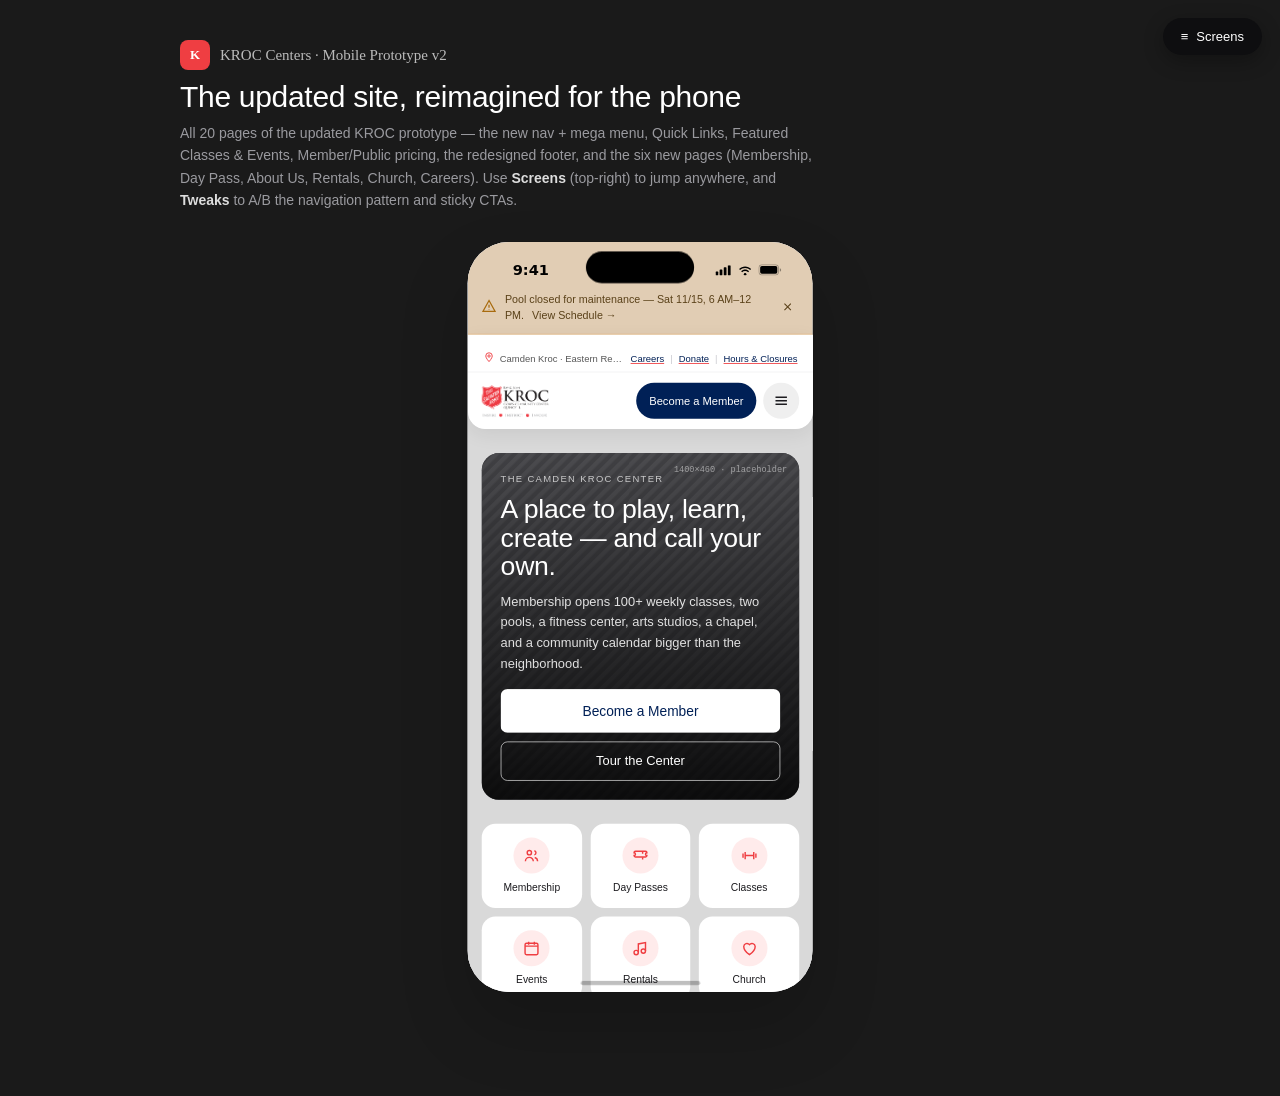
<file: mobile/kroc-mobile.html>
<!doctype html>
<html lang="en">
<head>
<meta charset="utf-8"/>
<title>KROC Centers — Mobile Prototype</title>
<meta name="viewport" content="width=device-width, initial-scale=1"/>
<!-- Production build: JSX pre-compiled, React 18.3.1 bundled, no CDN, no in-browser transpile -->
<style>
/* ===========================================================
   KROC Centers — MOBILE design system
   Tokens lifted verbatim from design-system.md / kroc.css,
   re-scaled and re-patterned for a 402px iPhone viewport.
   =========================================================== */
@import url("https://fonts.cdnfonts.com/css/creato-display");
@import url("https://fonts.googleapis.com/css2?family=EB+Garamond:ital@1&display=swap");

:root{
  /* surfaces */
  --kroc-bg:#D9D9D9;
  --kroc-area:#EFEFEF;
  --kroc-white:#FFFFFF;
  /* brand */
  --kroc-red-50:#FFEBEB;
  --kroc-red-100:#FF838B;
  --kroc-red:#EF3E42;
  --kroc-red-300:#C5000E;
  --kroc-red-400:#9E121C;
  --kroc-navy-50:#D7E9FF;
  --kroc-navy-100:#77A9EE;
  --kroc-navy-150:#61769C;
  --kroc-navy:#002056;
  --kroc-link:#022056;
  /* semantic */
  --kroc-warning:#F2AB53;
  --kroc-success:#12825F;
  --kroc-danger:#EB2533;
  /* text */
  --kroc-dark-100:#1C1B1F;
  --kroc-dark:#575757;
  /* radii (4px steps) */
  --r-2:8px; --r-3:12px; --r-4:16px; --r-5:20px; --r-6:24px;
  /* striped placeholder svg (reused as a CSS bg) */
  --ph: #5b5b60 url("data:image/svg+xml;utf8,<svg xmlns='http://www.w3.org/2000/svg' width='100%25' height='100%25'><defs><pattern id='p' width='10' height='10' patternUnits='userSpaceOnUse' patternTransform='rotate(45)'><line x1='0' y1='0' x2='0' y2='10' stroke='%236b6b70' stroke-width='10'/></pattern></defs><rect fill='url(%23p)' width='100%25' height='100%25'/></svg>");
}

*{box-sizing:border-box}

/* The whole app lives inside the iOS frame's scroll area */
.m-app{
  font-family:'Creato Display','Helvetica Neue',Helvetica,Arial,sans-serif;
  font-weight:400;
  color:var(--kroc-dark-100);
  background:var(--kroc-bg);
  height:100%;
  overflow:hidden;            /* overlays clip to the frame */
  position:relative;          /* positioning context for chrome */
  -webkit-font-smoothing:antialiased;
  line-height:1.5;
  font-size:15px;
}
.m-app a{text-decoration:none;cursor:pointer}
.m-app a:not([class]){color:inherit}
.m-app button{font-family:inherit}
.m-app img{max-width:100%}

/* ---- the scroll viewport itself ---- */
.m-scroll{
  height:100%;
  overflow-y:auto;
  overflow-x:hidden;
  -webkit-overflow-scrolling:touch;
  scroll-behavior:smooth;
  position:relative;
  background:var(--kroc-bg);
}
.m-scroll::-webkit-scrollbar{width:0;height:0}

/* bottom breathing room so content clears tab bar / sticky cta / home indicator */
.m-bottompad{height:48px}
.m-bottompad.with-tabs{height:108px}
.m-bottompad.with-cta{height:108px}
.m-bottompad.with-both{height:160px}

/* =====================  TOP BAR  ===================== */
.m-topbar{
  position:sticky;top:0;z-index:40;
  background:#fff;
  border-radius:0 0 var(--r-5) var(--r-5);
  box-shadow:0 6px 22px rgba(0,0,0,.07);
  padding-top:54px;               /* clear dynamic island / status bar */
}
.m-topbar-util{
  display:flex;align-items:center;justify-content:space-between;gap:10px;
  padding:6px 18px;font-size:11px;color:var(--kroc-dark);
  border-bottom:1px solid #f0f0f2;
}
.m-topbar-util .loc{display:flex;align-items:center;gap:6px;min-width:0}
.m-topbar-util .loc .txt{white-space:nowrap;overflow:hidden;text-overflow:ellipsis}
.m-topbar-util .pin{color:var(--kroc-red);flex:0 0 auto}
.m-topbar-util .util-cta{color:var(--kroc-link);text-decoration:underline;text-decoration-color:var(--kroc-red);white-space:nowrap}
.m-topbar-main{
  display:flex;align-items:center;gap:12px;padding:12px 16px;
}
.m-logo{
  width:78px;height:38px;flex:0 0 78px;
  background:url("kroc_logo.png") left center/contain no-repeat;
  font-size:0;color:transparent;
}
.m-topbar-actions{margin-left:auto;display:flex;align-items:center;gap:8px}
.m-iconbtn{
  width:42px;height:42px;border-radius:50%;border:0;
  background:var(--kroc-area);color:var(--kroc-dark-100);
  display:inline-flex;align-items:center;justify-content:center;cursor:pointer;
}
.m-iconbtn.solid-red{background:var(--kroc-red);color:#fff}
.m-iconbtn.solid-navy{background:var(--kroc-navy);color:#fff}

/* current-page strip under top bar */
.m-context{
  display:flex;align-items:center;gap:8px;
  padding:9px 16px;background:#fff;border-top:1px solid #f3f3f5;
  font-size:12.5px;color:var(--kroc-dark);
}
.m-context .here{color:var(--kroc-red);font-weight:500}

/* =====================  NAV DRAWER (slide-up sheet)  ===================== */
.m-scrim{
  position:absolute;inset:0;z-index:90;
  background:rgba(18,18,18,.55);
  opacity:0;pointer-events:none;transition:opacity .28s ease;
}
.m-scrim.open{opacity:1;pointer-events:auto}

.m-sheet{
  position:absolute;left:0;right:0;bottom:0;z-index:95;
  background:#fff;border-radius:24px 24px 0 0;
  height:86%;max-height:86%;
  box-shadow:0 0 24px rgba(28,27,31,.18);
  transform:translateY(102%);transition:transform .32s cubic-bezier(.22,.61,.36,1);
  display:flex;flex-direction:column;overflow:hidden;
}
.m-sheet.open{transform:translateY(0)}
.m-sheet .grab{flex:0 0 auto;padding:12px 0 6px;display:flex;justify-content:center}
.m-sheet .grab i{width:44px;height:5px;border-radius:99px;background:rgba(28,27,31,.28)}
.m-sheet-scroll{flex:1;overflow-y:auto;padding:6px 22px 28px}
.m-sheet-head{display:flex;align-items:center;justify-content:space-between;padding:4px 0 10px}
.m-sheet-head .m-logo{width:88px;height:42px}

.m-navlist{list-style:none;margin:8px 0 0;padding:0}
.m-navlist > li{border-bottom:1px solid #f0f0f2}
.m-navlink{
  display:flex;align-items:center;justify-content:space-between;gap:12px;
  padding:16px 4px;font-size:19px;color:var(--kroc-dark-100);cursor:pointer;width:100%;
  background:none;border:0;text-align:left;
}
.m-navlink.active{color:var(--kroc-red)}
.m-navlink .chev{color:#b6b6bb;transition:transform .25s}
.m-navlink.open .chev{transform:rotate(180deg);color:var(--kroc-red)}
.m-subnav{overflow:hidden;max-height:0;transition:max-height .3s ease}
.m-subnav.open{max-height:640px}
.m-subnav a{display:block;padding:11px 4px 11px 16px;font-size:15px;color:var(--kroc-dark);border-top:1px solid #f5f5f7}
.m-subnav a:first-child{border-top:0}

.m-sheet-cta{display:grid;grid-template-columns:1fr 1fr;gap:10px;margin:18px 0 8px}
.m-sheet-langrow{display:flex;align-items:center;justify-content:space-between;padding:16px 2px;border-top:1px solid #f0f0f2;margin-top:8px;font-size:14px;color:var(--kroc-dark)}
.m-lang-pill{display:inline-flex;align-items:center;gap:8px;padding:8px 16px;border-radius:99px;background:var(--kroc-area);font-size:14px}
.m-sheet-socials{display:flex;gap:18px;align-items:center;padding:16px 2px 4px;border-top:1px solid #f0f0f2;color:var(--kroc-dark-100)}

/* =====================  HAMBURGER FULL-SCREEN OVERLAY  ===================== */
.m-overlay{
  position:absolute;inset:0;z-index:95;background:#fff;
  display:flex;flex-direction:column;
  transform:translateX(100%);transition:transform .3s cubic-bezier(.4,0,.2,1);
  overflow:hidden;
}
.m-overlay.open{transform:translateX(0)}
.m-overlay-top{display:flex;align-items:center;justify-content:space-between;padding:58px 18px 14px;border-bottom:1px solid #f0f0f2}
.m-overlay-scroll{flex:1;overflow-y:auto;padding:8px 22px 28px}
.m-overlay .m-navlink{font-size:26px;padding:20px 2px}

/* =====================  BOTTOM TAB BAR  ===================== */
.m-tabbar{
  position:absolute;left:10px;right:10px;bottom:14px;z-index:80;
  background:rgba(255,255,255,.86);
  -webkit-backdrop-filter:blur(16px) saturate(180%);
  backdrop-filter:blur(16px) saturate(180%);
  border-radius:26px;
  box-shadow:0 8px 26px rgba(28,27,31,.16),0 0 0 1px rgba(0,0,0,.04);
  display:flex;justify-content:space-around;align-items:center;
  padding:9px 8px 10px;
}
.m-tab{
  flex:1;display:flex;flex-direction:column;align-items:center;gap:3px;
  background:none;border:0;cursor:pointer;color:var(--kroc-dark);font-size:10.5px;
  padding:2px 0;
}
.m-tab .ic{width:24px;height:24px;display:inline-flex;align-items:center;justify-content:center}
.m-tab.active{color:var(--kroc-red)}

/* =====================  STICKY CTA BAR  ===================== */
.m-stickycta{
  position:absolute;left:0;right:0;bottom:0;z-index:70;
  background:rgba(255,255,255,.92);
  -webkit-backdrop-filter:blur(14px);backdrop-filter:blur(14px);
  border-top:1px solid #eaeaee;
  padding:12px 16px calc(12px + 18px);
  display:flex;align-items:center;gap:12px;
}
.m-stickycta.lift-tabs{bottom:84px}
.m-stickycta .meta{min-width:0;line-height:1.25}
.m-stickycta .meta .k{font-size:11px;color:var(--kroc-dark)}
.m-stickycta .meta .v{font-size:15px;font-weight:500}
.m-stickycta .btn{margin-left:auto;flex:0 0 auto}

/* =====================  BUTTONS  ===================== */
.btn{
  display:inline-flex;align-items:center;justify-content:center;gap:8px;
  padding:13px 20px;border-radius:var(--r-2);border:1px solid transparent;
  font-family:inherit;font-size:15px;font-weight:400;cursor:pointer;line-height:1.2;
  color:#fff;transition:background .15s,color .15s;text-align:center;
}
.btn-sm{padding:10px 16px;font-size:13.5px}
.btn-lg{padding:15px 22px;font-size:16px}
.btn-primary{background:var(--kroc-red);color:#fff}
.btn-primary:active{background:var(--kroc-red-400)}
.btn-secondary{background:var(--kroc-navy);color:#fff}
.btn-secondary:active{background:var(--kroc-navy-150)}
.btn-info{background:var(--kroc-navy-150);color:#fff}
.btn-light{background:#fff;color:var(--kroc-navy)}
.btn-outline-light{background:transparent;color:#fff;border-color:rgba(255,255,255,.7)}
.btn-outline-primary{background:transparent;color:var(--kroc-red);border-color:var(--kroc-red)}
.btn-block{width:100%}

/* =====================  TYPE HELPERS  ===================== */
.t-hero{font-size:31px;line-height:1.08;font-weight:400;letter-spacing:-.01em}
.t-h1{font-size:27px;line-height:1.12;font-weight:400;letter-spacing:-.01em}
.t-h2{font-size:22px;line-height:1.2;font-weight:400;letter-spacing:-.005em}
.t-h3{font-size:19px;line-height:1.25;font-weight:400}
.t-title{font-size:17px;line-height:1.3;font-weight:400}
.t-body{font-size:15px;line-height:1.6;font-weight:400}
.t-sm{font-size:13px;line-height:1.5}
.t-xs{font-size:11.5px;line-height:1.45}
.eyebrow{font-size:11px;letter-spacing:.14em;text-transform:uppercase}
.mono{font-family:'SF Mono','Menlo',monospace}
.f-jenson{font-family:'EB Garamond',Georgia,serif;font-style:italic}
.text-muted{color:var(--kroc-dark)}
.text-red{color:var(--kroc-red)}
.text-navy{color:var(--kroc-navy)}
.link{color:var(--kroc-link);text-decoration:underline;text-decoration-color:var(--kroc-red)}

/* =====================  LAYOUT WRAPPERS  ===================== */
.m-section{padding:0 16px;margin-top:28px}
.m-section.tight{margin-top:18px}
.m-section-head{display:flex;align-items:baseline;justify-content:space-between;gap:12px;margin-bottom:14px}
.m-section-head h2{margin:0}
.m-seeall{font-size:13px;color:var(--kroc-navy);display:inline-flex;align-items:center;gap:5px;white-space:nowrap}

/* =====================  IMAGE PLACEHOLDER  ===================== */
.ph{
  position:relative;width:100%;background:var(--ph);background-size:auto;
  display:flex;align-items:center;justify-content:center;color:#cfcfd1;overflow:hidden;
  font-family:'SF Mono','Menlo',monospace;font-size:11px;border-radius:var(--r-4);
}
.ph::after{content:"";position:absolute;inset:0;background:linear-gradient(360deg,rgba(28,27,31,.5),rgba(28,27,31,.1))}
.ph .lbl{position:relative;z-index:2;opacity:.85}
.ph.no-scrim::after{display:none}
.ph .dims{position:absolute;top:10px;right:12px;z-index:2;font-size:10px;color:rgba(255,255,255,.55)}

/* =====================  CARDS  ===================== */
.card{background:#fff;border-radius:var(--r-5);overflow:hidden;display:flex;flex-direction:column}
.card .cimg{position:relative;width:100%;aspect-ratio:16/9;background:var(--ph);background-size:auto;
  display:flex;align-items:center;justify-content:center;color:#cfcfd1;font-family:'SF Mono','Menlo',monospace;font-size:11px}
.card .cimg::after{content:"";position:absolute;inset:0;background:linear-gradient(360deg,rgba(28,27,31,.5),rgba(28,27,31,.1))}
.card .cimg .lbl{position:relative;z-index:2;opacity:.85}
.card .cbody{padding:16px 18px;display:flex;flex-direction:column;flex:1}
.card .cbody .ctitle{font-size:18px;line-height:1.3;margin:0 0 6px}
.card .cfooter{padding:0 18px 18px;margin-top:auto}

.chip{
  display:inline-flex;align-items:center;gap:6px;
  padding:5px 11px;border-radius:99px;font-size:12px;background:#fff;color:var(--kroc-dark-100);
}
.chip .ic{width:13px;height:13px;background:var(--kroc-red);border-radius:3px;flex:0 0 13px;
  -webkit-mask:linear-gradient(45deg,transparent 25%,#000 25% 50%,transparent 50% 75%,#000 75%) 0 0/6px 6px;mask:linear-gradient(45deg,transparent 25%,#000 25% 50%,transparent 50% 75%,#000 75%) 0 0/6px 6px}
.card .cimg .chip{position:absolute;top:12px;left:12px;z-index:3}
.card .cimg .metarow{position:absolute;left:14px;right:14px;bottom:11px;z-index:3;display:flex;justify-content:space-between;font-size:11.5px;color:#fff}

.clamp-2{display:-webkit-box;-webkit-line-clamp:2;-webkit-box-orient:vertical;overflow:hidden}
.clamp-3{display:-webkit-box;-webkit-line-clamp:3;-webkit-box-orient:vertical;overflow:hidden}

/* horizontal card carousel (feature / related rows) */
.m-carousel{display:flex;gap:14px;overflow-x:auto;scroll-snap-type:x mandatory;padding:2px 16px 10px;margin:0 -16px -4px;scrollbar-width:none;-webkit-overflow-scrolling:touch}
.m-carousel::-webkit-scrollbar{display:none}
.m-carousel-item{flex:0 0 auto;scroll-snap-align:start;display:flex}
.m-carousel-item > *{width:100%}
.m-carousel-item > .card{height:100%}

/* kroc icon placeholder tile */
.kroc-icon{
  width:46px;height:46px;border-radius:10px;
  background:repeating-linear-gradient(45deg,#dcdcdf 0 6px,#e8e8eb 6px 12px);
  border:1px dashed #9a9a9f;display:inline-flex;align-items:center;justify-content:center;
  color:#7a7a80;font-family:'SF Mono','Menlo',monospace;font-size:8px;letter-spacing:.04em;flex:0 0 auto;
}
.kroc-icon.sm{width:30px;height:30px;font-size:7px;border-radius:7px}
.kroc-icon.lg{width:62px;height:62px;border-radius:13px}

/* =====================  HERO  ===================== */
.m-hero{
  position:relative;border-radius:var(--r-5);overflow:hidden;
  background:#404044;color:#fff;display:flex;align-items:flex-end;
  padding:22px;min-height:340px;
}
.m-hero.center{align-items:center;text-align:center;justify-content:center}
.m-hero.short{min-height:260px}
.m-hero .hbg{position:absolute;inset:0;z-index:0;background:var(--ph);background-size:auto;filter:brightness(.82)}
.m-hero::before{content:"";position:absolute;inset:0;z-index:1;background:linear-gradient(to top,rgba(0,0,0,.85),rgba(0,0,0,.15))}
.m-hero .hinner{position:relative;z-index:2;width:100%}
.m-hero .dims{position:absolute;top:12px;right:14px;z-index:2;font-family:'SF Mono','Menlo',monospace;font-size:10px;color:rgba(255,255,255,.5)}

/* =====================  PILLS / FILTERS (horizontal scroll)  ===================== */
.m-filters{display:flex;gap:8px;overflow-x:auto;padding:2px 16px;margin:0 -16px 14px;scrollbar-width:none}
.m-filters::-webkit-scrollbar{display:none}
.m-filters.nowrap{flex-wrap:nowrap}
.pill{display:inline-flex;align-items:center;gap:6px;padding:8px 15px;border-radius:99px;font-size:13.5px;
  background:#fff;color:var(--kroc-dark-100);white-space:nowrap;cursor:pointer;border:1px solid transparent;flex:0 0 auto}
.pill.active{background:var(--kroc-red);color:#fff}
.pill.navy{background:var(--kroc-navy);color:#fff}
.pill.sm{padding:5px 11px;font-size:11.5px}
.pill.red-fill{background:var(--kroc-red);color:#fff}
.pill.red-outline{background:transparent;color:var(--kroc-red);border:1px solid var(--kroc-red)}

/* =====================  INPUTS  ===================== */
.m-input{width:100%;background:var(--kroc-area);border:0;border-radius:var(--r-2);
  padding:13px 16px;font-size:15px;font-family:inherit;color:var(--kroc-dark-100);
  display:flex;align-items:center;gap:10px}
.m-input .lead{color:#888;flex:0 0 auto}
.m-input input,.m-input textarea{flex:1;min-width:0;background:none;border:0;outline:none;font-family:inherit;font-size:15px;color:inherit;resize:vertical}
.m-input input::placeholder,.m-input textarea::placeholder{color:#8a8a8f}
.m-select{display:flex;align-items:center;justify-content:space-between;gap:8px;background:var(--kroc-area);
  border-radius:var(--r-2);padding:11px 14px;font-size:13.5px;color:var(--kroc-dark-100);white-space:nowrap}

/* =====================  ALERT BAR  ===================== */
.m-alert{display:flex;align-items:flex-start;gap:10px;padding:11px 16px 11px;font-size:12.5px;color:#5a4119;
  background:rgba(242,171,83,.28);border-bottom:1px solid rgba(242,171,83,.5)}
.m-alert .ic{color:#a86b0e;flex:0 0 auto;margin-top:1px}
.m-alert .a-close{margin-left:auto;background:none;border:0;color:inherit;cursor:pointer;flex:0 0 auto}
.m-alert.danger{background:rgba(239,62,66,.12);color:#9E121C;border-color:rgba(239,62,66,.3)}
.m-alert.danger .ic{color:var(--kroc-red)}
/* when the alert is the very first element, tint the status-bar area and clear the Dynamic Island */
.m-alert.top{padding-top:58px;align-items:center}
.m-alert.top + .m-topbar{padding-top:14px}

/* =====================  ACCORDION  ===================== */
.m-acc{background:#fff;border-radius:var(--r-5);overflow:hidden}
.m-acc-item{border-top:1px solid #f0f0f2}
.m-acc-item:first-child{border-top:0}
.m-acc-q{width:100%;background:none;border:0;text-align:left;padding:18px 18px;display:flex;align-items:center;justify-content:space-between;gap:14px;font-family:inherit;font-size:15.5px;color:var(--kroc-dark-100);cursor:pointer}
.m-acc-q .pm{flex:0 0 24px;width:24px;height:24px;border-radius:50%;background:#EFEFEF;display:inline-flex;align-items:center;justify-content:center;font-size:15px;transition:transform .2s}
.m-acc-q.open .pm{transform:rotate(45deg);background:var(--kroc-red);color:#fff}
.m-acc-a{padding:0 18px;max-height:0;overflow:hidden;transition:max-height .28s ease,padding .28s ease;color:var(--kroc-dark-100);font-size:14px;line-height:1.6}
.m-acc-a.open{max-height:360px;padding:0 18px 20px}

/* =====================  PAGINATION  ===================== */
.m-pager{display:inline-flex;align-items:center;gap:4px;background:#fff;border-radius:99px;padding:5px 7px}
.m-pager .pg{width:34px;height:34px;border-radius:50%;display:inline-flex;align-items:center;justify-content:center;font-size:14px;color:var(--kroc-dark-100)}
.m-pager .pg.active{background:var(--kroc-red);color:#fff}
.m-pager .pg.next{background:var(--kroc-red);color:#fff}

/* =====================  CONNECT FOOTER  ===================== */
.m-connect{margin:36px 16px 0}
.m-connect .chero{position:relative;border-radius:var(--r-5);overflow:hidden;min-height:300px;
  background:#3b3b3f;color:#fff;padding:22px;display:flex;flex-direction:column;justify-content:space-between}
.m-connect .chero .hbg{position:absolute;inset:0;z-index:0;background:var(--ph);background-size:auto}
.m-connect .chero::before{content:"";position:absolute;inset:0;background:rgba(28,27,31,.34);z-index:1}
.m-connect .chero > *{position:relative;z-index:2}
.m-connect .chero h2{margin:0;font-size:34px;font-weight:400;line-height:1.05}
.m-connect .ccard{background:#fff;border-radius:var(--r-4);padding:20px 22px;margin-top:12px;color:var(--kroc-dark-100)}
.m-connect .ccard.mission{background:var(--kroc-red);color:#fff}
.m-connect .ccard h5{margin:0 0 12px;font-size:17px;font-weight:400}
.m-connect .navpills{display:flex;flex-wrap:wrap;gap:8px;margin-top:12px;background:#fff;border-radius:var(--r-4);padding:16px}
.m-connect .navpills a{padding:8px 14px;border-radius:99px;font-size:13.5px;background:var(--kroc-area)}
.m-connect .navpills a.active{background:var(--kroc-red);color:#fff}
.m-connect .fmeta{background:#fff;border-radius:var(--r-4);padding:18px;margin-top:12px;text-align:center;font-size:12px;color:var(--kroc-dark)}
.m-connect .fmeta .socials{display:flex;justify-content:center;gap:18px;margin-bottom:12px;color:var(--kroc-dark-100)}

/* =====================  DETAIL HELPERS  ===================== */
.m-crumb{display:inline-flex;align-items:center;gap:6px;color:var(--kroc-red);font-size:13.5px;cursor:pointer}
.m-share{display:flex;align-items:center;gap:14px;color:var(--kroc-dark)}
.m-panel{background:#fff;border-radius:var(--r-5);padding:22px}
.m-meta-k{font-size:12.5px;color:var(--kroc-dark);margin-bottom:3px}
.m-meta-v{font-size:15.5px;margin-bottom:14px}
.m-divider{height:1px;background:#eaeaee;margin:16px 0}
.m-quote{margin:22px 0;padding:16px 20px;border-left:3px solid var(--kroc-red);font-size:22px;line-height:1.35;color:var(--kroc-dark-100)}
.skel{display:inline-block;background:linear-gradient(90deg,#e8e8eb 0,#f4f4f7 50%,#e8e8eb 100%);background-size:200% 100%;animation:skel 1.4s linear infinite;border-radius:4px;height:16px;width:80px;vertical-align:middle}
@keyframes skel{0%{background-position:200% 0}100%{background-position:-200% 0}}

/* mission band */
.m-band{margin:0 16px;border-radius:var(--r-5);background:var(--kroc-red);color:#fff;padding:30px 24px}
.m-band.navy{background:var(--kroc-navy)}
.m-band.center{text-align:center}

/* image gallery (mobile masonry → 2 col) */
.m-gallery{display:grid;grid-template-columns:1fr 1fr;grid-auto-rows:120px;grid-auto-flow:dense;gap:8px}
.m-gallery .gt{position:relative;background:var(--ph);background-size:auto;border-radius:12px;display:flex;align-items:center;justify-content:center;color:#cfcfd1;font-family:'SF Mono',Menlo,monospace;font-size:10px;overflow:hidden}
.m-gallery .gt::after{content:"";position:absolute;inset:0;background:linear-gradient(360deg,rgba(28,27,31,.45),rgba(28,27,31,.1))}
.m-gallery .gt .lbl{position:relative;z-index:2}

/* =====================  CANVAS / FRAME GALLERY (outside the phone)  ===================== */
.stage{min-height:100vh;background:#1a1a1a;color:#fff;padding:40px 24px 80px}
.stage-head{max-width:920px;margin:0 auto 30px}
.stage-head .brand{display:flex;align-items:center;gap:10px;margin-bottom:10px}
.stage-head .brand .mk{width:30px;height:30px;border-radius:8px;background:var(--kroc-red);display:inline-flex;align-items:center;justify-content:center;color:#fff;font-weight:600;font-size:13px}
.stage-head h1{font-size:30px;font-weight:500;margin:0 0 8px;letter-spacing:-.01em;font-family:'Creato Display','Helvetica Neue',Helvetica,Arial,sans-serif}
.stage-head p{color:#9a9a9f;font-size:14px;margin:0;max-width:640px;line-height:1.6;font-family:'Creato Display','Helvetica Neue',Helvetica,Arial,sans-serif}
.stage-phone{display:flex;justify-content:center}

/* screens jump panel */
.jump{position:fixed;top:18px;right:18px;z-index:9999;font-family:'Creato Display','Helvetica Neue',Helvetica,Arial,sans-serif}
.jump-toggle{background:#0e0e10;color:#fff;border:0;border-radius:99px;padding:11px 18px;font-size:13px;cursor:pointer;box-shadow:0 6px 20px rgba(0,0,0,.3);display:inline-flex;align-items:center;gap:8px}
.jump-panel{position:absolute;top:50px;right:0;background:#0e0e10;color:#fff;border-radius:16px;padding:14px;width:262px;box-shadow:0 16px 50px rgba(0,0,0,.5);max-height:78vh;overflow:auto}
.jump-h{font-size:10px;letter-spacing:.14em;text-transform:uppercase;color:#ff9a9c;margin:6px 6px 6px}
.jump-panel button{display:flex;width:100%;gap:8px;align-items:baseline;padding:8px 8px;border-radius:8px;color:#ddd;background:none;border:0;font-size:13px;cursor:pointer;text-align:left;font-family:inherit}
.jump-panel button:hover{background:#1c1b1f;color:#fff}
.jump-panel button.active{background:#1c1b1f;color:#fff}
.jump-panel button .n{color:#ff9a9c;font-family:'SF Mono',Menlo,monospace;font-size:11px;flex:0 0 38px}

/* component library sections */
.lib-h{margin:26px 16px 12px}
.lib-h .k{font-size:11px;letter-spacing:.14em;text-transform:uppercase;color:var(--kroc-red);margin-bottom:4px}
.lib-h h3{margin:0;font-size:20px;font-weight:400}
.lib-block{background:#fff;border-radius:var(--r-5);margin:0 16px;padding:18px}
.lib-swatch{display:flex;align-items:center;gap:12px;padding:9px 0;border-top:1px solid #f2f2f4}
.lib-swatch:first-child{border-top:0}
.lib-swatch .sw{width:42px;height:42px;border-radius:10px;flex:0 0 42px;box-shadow:inset 0 0 0 1px rgba(0,0,0,.06)}
.lib-swatch .meta{min-width:0}
.lib-swatch .meta .nm{font-size:14px}
.lib-swatch .meta .hx{font-size:12px;color:var(--kroc-dark);font-family:'SF Mono',Menlo,monospace}
.lib-row{display:flex;flex-wrap:wrap;gap:10px;align-items:center}
.lib-note{font-size:12px;color:var(--kroc-dark);margin:8px 16px 0}

/* directory grid */
.dir-grid{display:grid;grid-template-columns:1fr 1fr;gap:12px;padding:0 16px}
.dir-card{background:#fff;border-radius:var(--r-4);padding:14px;cursor:pointer;border:1px solid transparent}
.dir-card:active{border-color:var(--kroc-red)}
.dir-card .n{font-family:'SF Mono',Menlo,monospace;font-size:11px;color:var(--kroc-red);margin-bottom:8px}
.dir-card .mini{height:70px;border-radius:9px;background:var(--kroc-area);margin-bottom:10px;position:relative;overflow:hidden}
.dir-card .l{font-size:13.5px;line-height:1.25}
</style>
<style>html,body{margin:0;background:#1a1a1a}</style>
</head>
<body>
<div id="root"></div>
<script>/**
 * @license React
 * react.production.min.js
 *
 * Copyright (c) Facebook, Inc. and its affiliates.
 *
 * This source code is licensed under the MIT license found in the
 * LICENSE file in the root directory of this source tree.
 */
(function(){'use strict';(function(c,x){"object"===typeof exports&&"undefined"!==typeof module?x(exports):"function"===typeof define&&define.amd?define(["exports"],x):(c=c||self,x(c.React={}))})(this,function(c){function x(a){if(null===a||"object"!==typeof a)return null;a=V&&a[V]||a["@@iterator"];return"function"===typeof a?a:null}function w(a,b,e){this.props=a;this.context=b;this.refs=W;this.updater=e||X}function Y(){}function K(a,b,e){this.props=a;this.context=b;this.refs=W;this.updater=e||X}function Z(a,b,
e){var m,d={},c=null,h=null;if(null!=b)for(m in void 0!==b.ref&&(h=b.ref),void 0!==b.key&&(c=""+b.key),b)aa.call(b,m)&&!ba.hasOwnProperty(m)&&(d[m]=b[m]);var l=arguments.length-2;if(1===l)d.children=e;else if(1<l){for(var f=Array(l),k=0;k<l;k++)f[k]=arguments[k+2];d.children=f}if(a&&a.defaultProps)for(m in l=a.defaultProps,l)void 0===d[m]&&(d[m]=l[m]);return{$$typeof:y,type:a,key:c,ref:h,props:d,_owner:L.current}}function oa(a,b){return{$$typeof:y,type:a.type,key:b,ref:a.ref,props:a.props,_owner:a._owner}}
function M(a){return"object"===typeof a&&null!==a&&a.$$typeof===y}function pa(a){var b={"=":"=0",":":"=2"};return"$"+a.replace(/[=:]/g,function(a){return b[a]})}function N(a,b){return"object"===typeof a&&null!==a&&null!=a.key?pa(""+a.key):b.toString(36)}function B(a,b,e,m,d){var c=typeof a;if("undefined"===c||"boolean"===c)a=null;var h=!1;if(null===a)h=!0;else switch(c){case "string":case "number":h=!0;break;case "object":switch(a.$$typeof){case y:case qa:h=!0}}if(h)return h=a,d=d(h),a=""===m?"."+
N(h,0):m,ca(d)?(e="",null!=a&&(e=a.replace(da,"$&/")+"/"),B(d,b,e,"",function(a){return a})):null!=d&&(M(d)&&(d=oa(d,e+(!d.key||h&&h.key===d.key?"":(""+d.key).replace(da,"$&/")+"/")+a)),b.push(d)),1;h=0;m=""===m?".":m+":";if(ca(a))for(var l=0;l<a.length;l++){c=a[l];var f=m+N(c,l);h+=B(c,b,e,f,d)}else if(f=x(a),"function"===typeof f)for(a=f.call(a),l=0;!(c=a.next()).done;)c=c.value,f=m+N(c,l++),h+=B(c,b,e,f,d);else if("object"===c)throw b=String(a),Error("Objects are not valid as a React child (found: "+
("[object Object]"===b?"object with keys {"+Object.keys(a).join(", ")+"}":b)+"). If you meant to render a collection of children, use an array instead.");return h}function C(a,b,e){if(null==a)return a;var c=[],d=0;B(a,c,"","",function(a){return b.call(e,a,d++)});return c}function ra(a){if(-1===a._status){var b=a._result;b=b();b.then(function(b){if(0===a._status||-1===a._status)a._status=1,a._result=b},function(b){if(0===a._status||-1===a._status)a._status=2,a._result=b});-1===a._status&&(a._status=
0,a._result=b)}if(1===a._status)return a._result.default;throw a._result;}function O(a,b){var e=a.length;a.push(b);a:for(;0<e;){var c=e-1>>>1,d=a[c];if(0<D(d,b))a[c]=b,a[e]=d,e=c;else break a}}function p(a){return 0===a.length?null:a[0]}function E(a){if(0===a.length)return null;var b=a[0],e=a.pop();if(e!==b){a[0]=e;a:for(var c=0,d=a.length,k=d>>>1;c<k;){var h=2*(c+1)-1,l=a[h],f=h+1,g=a[f];if(0>D(l,e))f<d&&0>D(g,l)?(a[c]=g,a[f]=e,c=f):(a[c]=l,a[h]=e,c=h);else if(f<d&&0>D(g,e))a[c]=g,a[f]=e,c=f;else break a}}return b}
function D(a,b){var c=a.sortIndex-b.sortIndex;return 0!==c?c:a.id-b.id}function P(a){for(var b=p(r);null!==b;){if(null===b.callback)E(r);else if(b.startTime<=a)E(r),b.sortIndex=b.expirationTime,O(q,b);else break;b=p(r)}}function Q(a){z=!1;P(a);if(!u)if(null!==p(q))u=!0,R(S);else{var b=p(r);null!==b&&T(Q,b.startTime-a)}}function S(a,b){u=!1;z&&(z=!1,ea(A),A=-1);F=!0;var c=k;try{P(b);for(n=p(q);null!==n&&(!(n.expirationTime>b)||a&&!fa());){var m=n.callback;if("function"===typeof m){n.callback=null;
k=n.priorityLevel;var d=m(n.expirationTime<=b);b=v();"function"===typeof d?n.callback=d:n===p(q)&&E(q);P(b)}else E(q);n=p(q)}if(null!==n)var g=!0;else{var h=p(r);null!==h&&T(Q,h.startTime-b);g=!1}return g}finally{n=null,k=c,F=!1}}function fa(){return v()-ha<ia?!1:!0}function R(a){G=a;H||(H=!0,I())}function T(a,b){A=ja(function(){a(v())},b)}function ka(a){throw Error("act(...) is not supported in production builds of React.");}var y=Symbol.for("react.element"),qa=Symbol.for("react.portal"),sa=Symbol.for("react.fragment"),
ta=Symbol.for("react.strict_mode"),ua=Symbol.for("react.profiler"),va=Symbol.for("react.provider"),wa=Symbol.for("react.context"),xa=Symbol.for("react.forward_ref"),ya=Symbol.for("react.suspense"),za=Symbol.for("react.memo"),Aa=Symbol.for("react.lazy"),V=Symbol.iterator,X={isMounted:function(a){return!1},enqueueForceUpdate:function(a,b,c){},enqueueReplaceState:function(a,b,c,m){},enqueueSetState:function(a,b,c,m){}},la=Object.assign,W={};w.prototype.isReactComponent={};w.prototype.setState=function(a,
b){if("object"!==typeof a&&"function"!==typeof a&&null!=a)throw Error("setState(...): takes an object of state variables to update or a function which returns an object of state variables.");this.updater.enqueueSetState(this,a,b,"setState")};w.prototype.forceUpdate=function(a){this.updater.enqueueForceUpdate(this,a,"forceUpdate")};Y.prototype=w.prototype;var t=K.prototype=new Y;t.constructor=K;la(t,w.prototype);t.isPureReactComponent=!0;var ca=Array.isArray,aa=Object.prototype.hasOwnProperty,L={current:null},
ba={key:!0,ref:!0,__self:!0,__source:!0},da=/\/+/g,g={current:null},J={transition:null};if("object"===typeof performance&&"function"===typeof performance.now){var Ba=performance;var v=function(){return Ba.now()}}else{var ma=Date,Ca=ma.now();v=function(){return ma.now()-Ca}}var q=[],r=[],Da=1,n=null,k=3,F=!1,u=!1,z=!1,ja="function"===typeof setTimeout?setTimeout:null,ea="function"===typeof clearTimeout?clearTimeout:null,na="undefined"!==typeof setImmediate?setImmediate:null;"undefined"!==typeof navigator&&
void 0!==navigator.scheduling&&void 0!==navigator.scheduling.isInputPending&&navigator.scheduling.isInputPending.bind(navigator.scheduling);var H=!1,G=null,A=-1,ia=5,ha=-1,U=function(){if(null!==G){var a=v();ha=a;var b=!0;try{b=G(!0,a)}finally{b?I():(H=!1,G=null)}}else H=!1};if("function"===typeof na)var I=function(){na(U)};else if("undefined"!==typeof MessageChannel){t=new MessageChannel;var Ea=t.port2;t.port1.onmessage=U;I=function(){Ea.postMessage(null)}}else I=function(){ja(U,0)};t={ReactCurrentDispatcher:g,
ReactCurrentOwner:L,ReactCurrentBatchConfig:J,Scheduler:{__proto__:null,unstable_ImmediatePriority:1,unstable_UserBlockingPriority:2,unstable_NormalPriority:3,unstable_IdlePriority:5,unstable_LowPriority:4,unstable_runWithPriority:function(a,b){switch(a){case 1:case 2:case 3:case 4:case 5:break;default:a=3}var c=k;k=a;try{return b()}finally{k=c}},unstable_next:function(a){switch(k){case 1:case 2:case 3:var b=3;break;default:b=k}var c=k;k=b;try{return a()}finally{k=c}},unstable_scheduleCallback:function(a,
b,c){var e=v();"object"===typeof c&&null!==c?(c=c.delay,c="number"===typeof c&&0<c?e+c:e):c=e;switch(a){case 1:var d=-1;break;case 2:d=250;break;case 5:d=1073741823;break;case 4:d=1E4;break;default:d=5E3}d=c+d;a={id:Da++,callback:b,priorityLevel:a,startTime:c,expirationTime:d,sortIndex:-1};c>e?(a.sortIndex=c,O(r,a),null===p(q)&&a===p(r)&&(z?(ea(A),A=-1):z=!0,T(Q,c-e))):(a.sortIndex=d,O(q,a),u||F||(u=!0,R(S)));return a},unstable_cancelCallback:function(a){a.callback=null},unstable_wrapCallback:function(a){var b=
k;return function(){var c=k;k=b;try{return a.apply(this,arguments)}finally{k=c}}},unstable_getCurrentPriorityLevel:function(){return k},unstable_shouldYield:fa,unstable_requestPaint:function(){},unstable_continueExecution:function(){u||F||(u=!0,R(S))},unstable_pauseExecution:function(){},unstable_getFirstCallbackNode:function(){return p(q)},get unstable_now(){return v},unstable_forceFrameRate:function(a){0>a||125<a?console.error("forceFrameRate takes a positive int between 0 and 125, forcing frame rates higher than 125 fps is not supported"):
ia=0<a?Math.floor(1E3/a):5},unstable_Profiling:null}};c.Children={map:C,forEach:function(a,b,c){C(a,function(){b.apply(this,arguments)},c)},count:function(a){var b=0;C(a,function(){b++});return b},toArray:function(a){return C(a,function(a){return a})||[]},only:function(a){if(!M(a))throw Error("React.Children.only expected to receive a single React element child.");return a}};c.Component=w;c.Fragment=sa;c.Profiler=ua;c.PureComponent=K;c.StrictMode=ta;c.Suspense=ya;c.__SECRET_INTERNALS_DO_NOT_USE_OR_YOU_WILL_BE_FIRED=
t;c.act=ka;c.cloneElement=function(a,b,c){if(null===a||void 0===a)throw Error("React.cloneElement(...): The argument must be a React element, but you passed "+a+".");var e=la({},a.props),d=a.key,k=a.ref,h=a._owner;if(null!=b){void 0!==b.ref&&(k=b.ref,h=L.current);void 0!==b.key&&(d=""+b.key);if(a.type&&a.type.defaultProps)var l=a.type.defaultProps;for(f in b)aa.call(b,f)&&!ba.hasOwnProperty(f)&&(e[f]=void 0===b[f]&&void 0!==l?l[f]:b[f])}var f=arguments.length-2;if(1===f)e.children=c;else if(1<f){l=
Array(f);for(var g=0;g<f;g++)l[g]=arguments[g+2];e.children=l}return{$$typeof:y,type:a.type,key:d,ref:k,props:e,_owner:h}};c.createContext=function(a){a={$$typeof:wa,_currentValue:a,_currentValue2:a,_threadCount:0,Provider:null,Consumer:null,_defaultValue:null,_globalName:null};a.Provider={$$typeof:va,_context:a};return a.Consumer=a};c.createElement=Z;c.createFactory=function(a){var b=Z.bind(null,a);b.type=a;return b};c.createRef=function(){return{current:null}};c.forwardRef=function(a){return{$$typeof:xa,
render:a}};c.isValidElement=M;c.lazy=function(a){return{$$typeof:Aa,_payload:{_status:-1,_result:a},_init:ra}};c.memo=function(a,b){return{$$typeof:za,type:a,compare:void 0===b?null:b}};c.startTransition=function(a,b){b=J.transition;J.transition={};try{a()}finally{J.transition=b}};c.unstable_act=ka;c.useCallback=function(a,b){return g.current.useCallback(a,b)};c.useContext=function(a){return g.current.useContext(a)};c.useDebugValue=function(a,b){};c.useDeferredValue=function(a){return g.current.useDeferredValue(a)};
c.useEffect=function(a,b){return g.current.useEffect(a,b)};c.useId=function(){return g.current.useId()};c.useImperativeHandle=function(a,b,c){return g.current.useImperativeHandle(a,b,c)};c.useInsertionEffect=function(a,b){return g.current.useInsertionEffect(a,b)};c.useLayoutEffect=function(a,b){return g.current.useLayoutEffect(a,b)};c.useMemo=function(a,b){return g.current.useMemo(a,b)};c.useReducer=function(a,b,c){return g.current.useReducer(a,b,c)};c.useRef=function(a){return g.current.useRef(a)};
c.useState=function(a){return g.current.useState(a)};c.useSyncExternalStore=function(a,b,c){return g.current.useSyncExternalStore(a,b,c)};c.useTransition=function(){return g.current.useTransition()};c.version="18.3.1"});
})();
</script>
<script>/**
 * @license React
 * react-dom.production.min.js
 *
 * Copyright (c) Facebook, Inc. and its affiliates.
 *
 * This source code is licensed under the MIT license found in the
 * LICENSE file in the root directory of this source tree.
 */
(function(){/*
 Modernizr 3.0.0pre (Custom Build) | MIT
*/
'use strict';(function(Q,zb){"object"===typeof exports&&"undefined"!==typeof module?zb(exports,require("react")):"function"===typeof define&&define.amd?define(["exports","react"],zb):(Q=Q||self,zb(Q.ReactDOM={},Q.React))})(this,function(Q,zb){function m(a){for(var b="https://reactjs.org/docs/error-decoder.html?invariant="+a,c=1;c<arguments.length;c++)b+="&args[]="+encodeURIComponent(arguments[c]);return"Minified React error #"+a+"; visit "+b+" for the full message or use the non-minified dev environment for full errors and additional helpful warnings."}
function mb(a,b){Ab(a,b);Ab(a+"Capture",b)}function Ab(a,b){$b[a]=b;for(a=0;a<b.length;a++)cg.add(b[a])}function bj(a){if(Zd.call(dg,a))return!0;if(Zd.call(eg,a))return!1;if(cj.test(a))return dg[a]=!0;eg[a]=!0;return!1}function dj(a,b,c,d){if(null!==c&&0===c.type)return!1;switch(typeof b){case "function":case "symbol":return!0;case "boolean":if(d)return!1;if(null!==c)return!c.acceptsBooleans;a=a.toLowerCase().slice(0,5);return"data-"!==a&&"aria-"!==a;default:return!1}}function ej(a,b,c,d){if(null===
b||"undefined"===typeof b||dj(a,b,c,d))return!0;if(d)return!1;if(null!==c)switch(c.type){case 3:return!b;case 4:return!1===b;case 5:return isNaN(b);case 6:return isNaN(b)||1>b}return!1}function Y(a,b,c,d,e,f,g){this.acceptsBooleans=2===b||3===b||4===b;this.attributeName=d;this.attributeNamespace=e;this.mustUseProperty=c;this.propertyName=a;this.type=b;this.sanitizeURL=f;this.removeEmptyString=g}function $d(a,b,c,d){var e=R.hasOwnProperty(b)?R[b]:null;if(null!==e?0!==e.type:d||!(2<b.length)||"o"!==
b[0]&&"O"!==b[0]||"n"!==b[1]&&"N"!==b[1])ej(b,c,e,d)&&(c=null),d||null===e?bj(b)&&(null===c?a.removeAttribute(b):a.setAttribute(b,""+c)):e.mustUseProperty?a[e.propertyName]=null===c?3===e.type?!1:"":c:(b=e.attributeName,d=e.attributeNamespace,null===c?a.removeAttribute(b):(e=e.type,c=3===e||4===e&&!0===c?"":""+c,d?a.setAttributeNS(d,b,c):a.setAttribute(b,c)))}function ac(a){if(null===a||"object"!==typeof a)return null;a=fg&&a[fg]||a["@@iterator"];return"function"===typeof a?a:null}function bc(a,b,
c){if(void 0===ae)try{throw Error();}catch(d){ae=(b=d.stack.trim().match(/\n( *(at )?)/))&&b[1]||""}return"\n"+ae+a}function be(a,b){if(!a||ce)return"";ce=!0;var c=Error.prepareStackTrace;Error.prepareStackTrace=void 0;try{if(b)if(b=function(){throw Error();},Object.defineProperty(b.prototype,"props",{set:function(){throw Error();}}),"object"===typeof Reflect&&Reflect.construct){try{Reflect.construct(b,[])}catch(n){var d=n}Reflect.construct(a,[],b)}else{try{b.call()}catch(n){d=n}a.call(b.prototype)}else{try{throw Error();
}catch(n){d=n}a()}}catch(n){if(n&&d&&"string"===typeof n.stack){for(var e=n.stack.split("\n"),f=d.stack.split("\n"),g=e.length-1,h=f.length-1;1<=g&&0<=h&&e[g]!==f[h];)h--;for(;1<=g&&0<=h;g--,h--)if(e[g]!==f[h]){if(1!==g||1!==h){do if(g--,h--,0>h||e[g]!==f[h]){var k="\n"+e[g].replace(" at new "," at ");a.displayName&&k.includes("<anonymous>")&&(k=k.replace("<anonymous>",a.displayName));return k}while(1<=g&&0<=h)}break}}}finally{ce=!1,Error.prepareStackTrace=c}return(a=a?a.displayName||a.name:"")?bc(a):
""}function fj(a){switch(a.tag){case 5:return bc(a.type);case 16:return bc("Lazy");case 13:return bc("Suspense");case 19:return bc("SuspenseList");case 0:case 2:case 15:return a=be(a.type,!1),a;case 11:return a=be(a.type.render,!1),a;case 1:return a=be(a.type,!0),a;default:return""}}function de(a){if(null==a)return null;if("function"===typeof a)return a.displayName||a.name||null;if("string"===typeof a)return a;switch(a){case Bb:return"Fragment";case Cb:return"Portal";case ee:return"Profiler";case fe:return"StrictMode";
case ge:return"Suspense";case he:return"SuspenseList"}if("object"===typeof a)switch(a.$$typeof){case gg:return(a.displayName||"Context")+".Consumer";case hg:return(a._context.displayName||"Context")+".Provider";case ie:var b=a.render;a=a.displayName;a||(a=b.displayName||b.name||"",a=""!==a?"ForwardRef("+a+")":"ForwardRef");return a;case je:return b=a.displayName||null,null!==b?b:de(a.type)||"Memo";case Ta:b=a._payload;a=a._init;try{return de(a(b))}catch(c){}}return null}function gj(a){var b=a.type;
switch(a.tag){case 24:return"Cache";case 9:return(b.displayName||"Context")+".Consumer";case 10:return(b._context.displayName||"Context")+".Provider";case 18:return"DehydratedFragment";case 11:return a=b.render,a=a.displayName||a.name||"",b.displayName||(""!==a?"ForwardRef("+a+")":"ForwardRef");case 7:return"Fragment";case 5:return b;case 4:return"Portal";case 3:return"Root";case 6:return"Text";case 16:return de(b);case 8:return b===fe?"StrictMode":"Mode";case 22:return"Offscreen";case 12:return"Profiler";
case 21:return"Scope";case 13:return"Suspense";case 19:return"SuspenseList";case 25:return"TracingMarker";case 1:case 0:case 17:case 2:case 14:case 15:if("function"===typeof b)return b.displayName||b.name||null;if("string"===typeof b)return b}return null}function Ua(a){switch(typeof a){case "boolean":case "number":case "string":case "undefined":return a;case "object":return a;default:return""}}function ig(a){var b=a.type;return(a=a.nodeName)&&"input"===a.toLowerCase()&&("checkbox"===b||"radio"===
b)}function hj(a){var b=ig(a)?"checked":"value",c=Object.getOwnPropertyDescriptor(a.constructor.prototype,b),d=""+a[b];if(!a.hasOwnProperty(b)&&"undefined"!==typeof c&&"function"===typeof c.get&&"function"===typeof c.set){var e=c.get,f=c.set;Object.defineProperty(a,b,{configurable:!0,get:function(){return e.call(this)},set:function(a){d=""+a;f.call(this,a)}});Object.defineProperty(a,b,{enumerable:c.enumerable});return{getValue:function(){return d},setValue:function(a){d=""+a},stopTracking:function(){a._valueTracker=
null;delete a[b]}}}}function Pc(a){a._valueTracker||(a._valueTracker=hj(a))}function jg(a){if(!a)return!1;var b=a._valueTracker;if(!b)return!0;var c=b.getValue();var d="";a&&(d=ig(a)?a.checked?"true":"false":a.value);a=d;return a!==c?(b.setValue(a),!0):!1}function Qc(a){a=a||("undefined"!==typeof document?document:void 0);if("undefined"===typeof a)return null;try{return a.activeElement||a.body}catch(b){return a.body}}function ke(a,b){var c=b.checked;return E({},b,{defaultChecked:void 0,defaultValue:void 0,
value:void 0,checked:null!=c?c:a._wrapperState.initialChecked})}function kg(a,b){var c=null==b.defaultValue?"":b.defaultValue,d=null!=b.checked?b.checked:b.defaultChecked;c=Ua(null!=b.value?b.value:c);a._wrapperState={initialChecked:d,initialValue:c,controlled:"checkbox"===b.type||"radio"===b.type?null!=b.checked:null!=b.value}}function lg(a,b){b=b.checked;null!=b&&$d(a,"checked",b,!1)}function le(a,b){lg(a,b);var c=Ua(b.value),d=b.type;if(null!=c)if("number"===d){if(0===c&&""===a.value||a.value!=
c)a.value=""+c}else a.value!==""+c&&(a.value=""+c);else if("submit"===d||"reset"===d){a.removeAttribute("value");return}b.hasOwnProperty("value")?me(a,b.type,c):b.hasOwnProperty("defaultValue")&&me(a,b.type,Ua(b.defaultValue));null==b.checked&&null!=b.defaultChecked&&(a.defaultChecked=!!b.defaultChecked)}function mg(a,b,c){if(b.hasOwnProperty("value")||b.hasOwnProperty("defaultValue")){var d=b.type;if(!("submit"!==d&&"reset"!==d||void 0!==b.value&&null!==b.value))return;b=""+a._wrapperState.initialValue;
c||b===a.value||(a.value=b);a.defaultValue=b}c=a.name;""!==c&&(a.name="");a.defaultChecked=!!a._wrapperState.initialChecked;""!==c&&(a.name=c)}function me(a,b,c){if("number"!==b||Qc(a.ownerDocument)!==a)null==c?a.defaultValue=""+a._wrapperState.initialValue:a.defaultValue!==""+c&&(a.defaultValue=""+c)}function Db(a,b,c,d){a=a.options;if(b){b={};for(var e=0;e<c.length;e++)b["$"+c[e]]=!0;for(c=0;c<a.length;c++)e=b.hasOwnProperty("$"+a[c].value),a[c].selected!==e&&(a[c].selected=e),e&&d&&(a[c].defaultSelected=
!0)}else{c=""+Ua(c);b=null;for(e=0;e<a.length;e++){if(a[e].value===c){a[e].selected=!0;d&&(a[e].defaultSelected=!0);return}null!==b||a[e].disabled||(b=a[e])}null!==b&&(b.selected=!0)}}function ne(a,b){if(null!=b.dangerouslySetInnerHTML)throw Error(m(91));return E({},b,{value:void 0,defaultValue:void 0,children:""+a._wrapperState.initialValue})}function ng(a,b){var c=b.value;if(null==c){c=b.children;b=b.defaultValue;if(null!=c){if(null!=b)throw Error(m(92));if(cc(c)){if(1<c.length)throw Error(m(93));
c=c[0]}b=c}null==b&&(b="");c=b}a._wrapperState={initialValue:Ua(c)}}function og(a,b){var c=Ua(b.value),d=Ua(b.defaultValue);null!=c&&(c=""+c,c!==a.value&&(a.value=c),null==b.defaultValue&&a.defaultValue!==c&&(a.defaultValue=c));null!=d&&(a.defaultValue=""+d)}function pg(a,b){b=a.textContent;b===a._wrapperState.initialValue&&""!==b&&null!==b&&(a.value=b)}function qg(a){switch(a){case "svg":return"http://www.w3.org/2000/svg";case "math":return"http://www.w3.org/1998/Math/MathML";default:return"http://www.w3.org/1999/xhtml"}}
function oe(a,b){return null==a||"http://www.w3.org/1999/xhtml"===a?qg(b):"http://www.w3.org/2000/svg"===a&&"foreignObject"===b?"http://www.w3.org/1999/xhtml":a}function rg(a,b,c){return null==b||"boolean"===typeof b||""===b?"":c||"number"!==typeof b||0===b||dc.hasOwnProperty(a)&&dc[a]?(""+b).trim():b+"px"}function sg(a,b){a=a.style;for(var c in b)if(b.hasOwnProperty(c)){var d=0===c.indexOf("--"),e=rg(c,b[c],d);"float"===c&&(c="cssFloat");d?a.setProperty(c,e):a[c]=e}}function pe(a,b){if(b){if(ij[a]&&
(null!=b.children||null!=b.dangerouslySetInnerHTML))throw Error(m(137,a));if(null!=b.dangerouslySetInnerHTML){if(null!=b.children)throw Error(m(60));if("object"!==typeof b.dangerouslySetInnerHTML||!("__html"in b.dangerouslySetInnerHTML))throw Error(m(61));}if(null!=b.style&&"object"!==typeof b.style)throw Error(m(62));}}function qe(a,b){if(-1===a.indexOf("-"))return"string"===typeof b.is;switch(a){case "annotation-xml":case "color-profile":case "font-face":case "font-face-src":case "font-face-uri":case "font-face-format":case "font-face-name":case "missing-glyph":return!1;
default:return!0}}function re(a){a=a.target||a.srcElement||window;a.correspondingUseElement&&(a=a.correspondingUseElement);return 3===a.nodeType?a.parentNode:a}function tg(a){if(a=ec(a)){if("function"!==typeof se)throw Error(m(280));var b=a.stateNode;b&&(b=Rc(b),se(a.stateNode,a.type,b))}}function ug(a){Eb?Fb?Fb.push(a):Fb=[a]:Eb=a}function vg(){if(Eb){var a=Eb,b=Fb;Fb=Eb=null;tg(a);if(b)for(a=0;a<b.length;a++)tg(b[a])}}function wg(a,b,c){if(te)return a(b,c);te=!0;try{return xg(a,b,c)}finally{if(te=
!1,null!==Eb||null!==Fb)yg(),vg()}}function fc(a,b){var c=a.stateNode;if(null===c)return null;var d=Rc(c);if(null===d)return null;c=d[b];a:switch(b){case "onClick":case "onClickCapture":case "onDoubleClick":case "onDoubleClickCapture":case "onMouseDown":case "onMouseDownCapture":case "onMouseMove":case "onMouseMoveCapture":case "onMouseUp":case "onMouseUpCapture":case "onMouseEnter":(d=!d.disabled)||(a=a.type,d=!("button"===a||"input"===a||"select"===a||"textarea"===a));a=!d;break a;default:a=!1}if(a)return null;
if(c&&"function"!==typeof c)throw Error(m(231,b,typeof c));return c}function jj(a,b,c,d,e,f,g,h,k){gc=!1;Sc=null;kj.apply(lj,arguments)}function mj(a,b,c,d,e,f,g,h,k){jj.apply(this,arguments);if(gc){if(gc){var n=Sc;gc=!1;Sc=null}else throw Error(m(198));Tc||(Tc=!0,ue=n)}}function nb(a){var b=a,c=a;if(a.alternate)for(;b.return;)b=b.return;else{a=b;do b=a,0!==(b.flags&4098)&&(c=b.return),a=b.return;while(a)}return 3===b.tag?c:null}function zg(a){if(13===a.tag){var b=a.memoizedState;null===b&&(a=a.alternate,
null!==a&&(b=a.memoizedState));if(null!==b)return b.dehydrated}return null}function Ag(a){if(nb(a)!==a)throw Error(m(188));}function nj(a){var b=a.alternate;if(!b){b=nb(a);if(null===b)throw Error(m(188));return b!==a?null:a}for(var c=a,d=b;;){var e=c.return;if(null===e)break;var f=e.alternate;if(null===f){d=e.return;if(null!==d){c=d;continue}break}if(e.child===f.child){for(f=e.child;f;){if(f===c)return Ag(e),a;if(f===d)return Ag(e),b;f=f.sibling}throw Error(m(188));}if(c.return!==d.return)c=e,d=f;
else{for(var g=!1,h=e.child;h;){if(h===c){g=!0;c=e;d=f;break}if(h===d){g=!0;d=e;c=f;break}h=h.sibling}if(!g){for(h=f.child;h;){if(h===c){g=!0;c=f;d=e;break}if(h===d){g=!0;d=f;c=e;break}h=h.sibling}if(!g)throw Error(m(189));}}if(c.alternate!==d)throw Error(m(190));}if(3!==c.tag)throw Error(m(188));return c.stateNode.current===c?a:b}function Bg(a){a=nj(a);return null!==a?Cg(a):null}function Cg(a){if(5===a.tag||6===a.tag)return a;for(a=a.child;null!==a;){var b=Cg(a);if(null!==b)return b;a=a.sibling}return null}
function oj(a,b){if(Ca&&"function"===typeof Ca.onCommitFiberRoot)try{Ca.onCommitFiberRoot(Uc,a,void 0,128===(a.current.flags&128))}catch(c){}}function pj(a){a>>>=0;return 0===a?32:31-(qj(a)/rj|0)|0}function hc(a){switch(a&-a){case 1:return 1;case 2:return 2;case 4:return 4;case 8:return 8;case 16:return 16;case 32:return 32;case 64:case 128:case 256:case 512:case 1024:case 2048:case 4096:case 8192:case 16384:case 32768:case 65536:case 131072:case 262144:case 524288:case 1048576:case 2097152:return a&
4194240;case 4194304:case 8388608:case 16777216:case 33554432:case 67108864:return a&130023424;case 134217728:return 134217728;case 268435456:return 268435456;case 536870912:return 536870912;case 1073741824:return 1073741824;default:return a}}function Vc(a,b){var c=a.pendingLanes;if(0===c)return 0;var d=0,e=a.suspendedLanes,f=a.pingedLanes,g=c&268435455;if(0!==g){var h=g&~e;0!==h?d=hc(h):(f&=g,0!==f&&(d=hc(f)))}else g=c&~e,0!==g?d=hc(g):0!==f&&(d=hc(f));if(0===d)return 0;if(0!==b&&b!==d&&0===(b&e)&&
(e=d&-d,f=b&-b,e>=f||16===e&&0!==(f&4194240)))return b;0!==(d&4)&&(d|=c&16);b=a.entangledLanes;if(0!==b)for(a=a.entanglements,b&=d;0<b;)c=31-ta(b),e=1<<c,d|=a[c],b&=~e;return d}function sj(a,b){switch(a){case 1:case 2:case 4:return b+250;case 8:case 16:case 32:case 64:case 128:case 256:case 512:case 1024:case 2048:case 4096:case 8192:case 16384:case 32768:case 65536:case 131072:case 262144:case 524288:case 1048576:case 2097152:return b+5E3;case 4194304:case 8388608:case 16777216:case 33554432:case 67108864:return-1;
case 134217728:case 268435456:case 536870912:case 1073741824:return-1;default:return-1}}function tj(a,b){for(var c=a.suspendedLanes,d=a.pingedLanes,e=a.expirationTimes,f=a.pendingLanes;0<f;){var g=31-ta(f),h=1<<g,k=e[g];if(-1===k){if(0===(h&c)||0!==(h&d))e[g]=sj(h,b)}else k<=b&&(a.expiredLanes|=h);f&=~h}}function ve(a){a=a.pendingLanes&-1073741825;return 0!==a?a:a&1073741824?1073741824:0}function Dg(){var a=Wc;Wc<<=1;0===(Wc&4194240)&&(Wc=64);return a}function we(a){for(var b=[],c=0;31>c;c++)b.push(a);
return b}function ic(a,b,c){a.pendingLanes|=b;536870912!==b&&(a.suspendedLanes=0,a.pingedLanes=0);a=a.eventTimes;b=31-ta(b);a[b]=c}function uj(a,b){var c=a.pendingLanes&~b;a.pendingLanes=b;a.suspendedLanes=0;a.pingedLanes=0;a.expiredLanes&=b;a.mutableReadLanes&=b;a.entangledLanes&=b;b=a.entanglements;var d=a.eventTimes;for(a=a.expirationTimes;0<c;){var e=31-ta(c),f=1<<e;b[e]=0;d[e]=-1;a[e]=-1;c&=~f}}function xe(a,b){var c=a.entangledLanes|=b;for(a=a.entanglements;c;){var d=31-ta(c),e=1<<d;e&b|a[d]&
b&&(a[d]|=b);c&=~e}}function Eg(a){a&=-a;return 1<a?4<a?0!==(a&268435455)?16:536870912:4:1}function Fg(a,b){switch(a){case "focusin":case "focusout":Va=null;break;case "dragenter":case "dragleave":Wa=null;break;case "mouseover":case "mouseout":Xa=null;break;case "pointerover":case "pointerout":jc.delete(b.pointerId);break;case "gotpointercapture":case "lostpointercapture":kc.delete(b.pointerId)}}function lc(a,b,c,d,e,f){if(null===a||a.nativeEvent!==f)return a={blockedOn:b,domEventName:c,eventSystemFlags:d,
nativeEvent:f,targetContainers:[e]},null!==b&&(b=ec(b),null!==b&&Gg(b)),a;a.eventSystemFlags|=d;b=a.targetContainers;null!==e&&-1===b.indexOf(e)&&b.push(e);return a}function vj(a,b,c,d,e){switch(b){case "focusin":return Va=lc(Va,a,b,c,d,e),!0;case "dragenter":return Wa=lc(Wa,a,b,c,d,e),!0;case "mouseover":return Xa=lc(Xa,a,b,c,d,e),!0;case "pointerover":var f=e.pointerId;jc.set(f,lc(jc.get(f)||null,a,b,c,d,e));return!0;case "gotpointercapture":return f=e.pointerId,kc.set(f,lc(kc.get(f)||null,a,b,
c,d,e)),!0}return!1}function Hg(a){var b=ob(a.target);if(null!==b){var c=nb(b);if(null!==c)if(b=c.tag,13===b){if(b=zg(c),null!==b){a.blockedOn=b;wj(a.priority,function(){xj(c)});return}}else if(3===b&&c.stateNode.current.memoizedState.isDehydrated){a.blockedOn=3===c.tag?c.stateNode.containerInfo:null;return}}a.blockedOn=null}function Xc(a){if(null!==a.blockedOn)return!1;for(var b=a.targetContainers;0<b.length;){var c=ye(a.domEventName,a.eventSystemFlags,b[0],a.nativeEvent);if(null===c){c=a.nativeEvent;
var d=new c.constructor(c.type,c);ze=d;c.target.dispatchEvent(d);ze=null}else return b=ec(c),null!==b&&Gg(b),a.blockedOn=c,!1;b.shift()}return!0}function Ig(a,b,c){Xc(a)&&c.delete(b)}function yj(){Ae=!1;null!==Va&&Xc(Va)&&(Va=null);null!==Wa&&Xc(Wa)&&(Wa=null);null!==Xa&&Xc(Xa)&&(Xa=null);jc.forEach(Ig);kc.forEach(Ig)}function mc(a,b){a.blockedOn===b&&(a.blockedOn=null,Ae||(Ae=!0,Jg(Kg,yj)))}function nc(a){if(0<Yc.length){mc(Yc[0],a);for(var b=1;b<Yc.length;b++){var c=Yc[b];c.blockedOn===a&&(c.blockedOn=
null)}}null!==Va&&mc(Va,a);null!==Wa&&mc(Wa,a);null!==Xa&&mc(Xa,a);b=function(b){return mc(b,a)};jc.forEach(b);kc.forEach(b);for(b=0;b<Ya.length;b++)c=Ya[b],c.blockedOn===a&&(c.blockedOn=null);for(;0<Ya.length&&(b=Ya[0],null===b.blockedOn);)Hg(b),null===b.blockedOn&&Ya.shift()}function zj(a,b,c,d){var e=z,f=Gb.transition;Gb.transition=null;try{z=1,Be(a,b,c,d)}finally{z=e,Gb.transition=f}}function Aj(a,b,c,d){var e=z,f=Gb.transition;Gb.transition=null;try{z=4,Be(a,b,c,d)}finally{z=e,Gb.transition=
f}}function Be(a,b,c,d){if(Zc){var e=ye(a,b,c,d);if(null===e)Ce(a,b,d,$c,c),Fg(a,d);else if(vj(e,a,b,c,d))d.stopPropagation();else if(Fg(a,d),b&4&&-1<Bj.indexOf(a)){for(;null!==e;){var f=ec(e);null!==f&&Cj(f);f=ye(a,b,c,d);null===f&&Ce(a,b,d,$c,c);if(f===e)break;e=f}null!==e&&d.stopPropagation()}else Ce(a,b,d,null,c)}}function ye(a,b,c,d){$c=null;a=re(d);a=ob(a);if(null!==a)if(b=nb(a),null===b)a=null;else if(c=b.tag,13===c){a=zg(b);if(null!==a)return a;a=null}else if(3===c){if(b.stateNode.current.memoizedState.isDehydrated)return 3===
b.tag?b.stateNode.containerInfo:null;a=null}else b!==a&&(a=null);$c=a;return null}function Lg(a){switch(a){case "cancel":case "click":case "close":case "contextmenu":case "copy":case "cut":case "auxclick":case "dblclick":case "dragend":case "dragstart":case "drop":case "focusin":case "focusout":case "input":case "invalid":case "keydown":case "keypress":case "keyup":case "mousedown":case "mouseup":case "paste":case "pause":case "play":case "pointercancel":case "pointerdown":case "pointerup":case "ratechange":case "reset":case "resize":case "seeked":case "submit":case "touchcancel":case "touchend":case "touchstart":case "volumechange":case "change":case "selectionchange":case "textInput":case "compositionstart":case "compositionend":case "compositionupdate":case "beforeblur":case "afterblur":case "beforeinput":case "blur":case "fullscreenchange":case "focus":case "hashchange":case "popstate":case "select":case "selectstart":return 1;
case "drag":case "dragenter":case "dragexit":case "dragleave":case "dragover":case "mousemove":case "mouseout":case "mouseover":case "pointermove":case "pointerout":case "pointerover":case "scroll":case "toggle":case "touchmove":case "wheel":case "mouseenter":case "mouseleave":case "pointerenter":case "pointerleave":return 4;case "message":switch(Dj()){case De:return 1;case Mg:return 4;case ad:case Ej:return 16;case Ng:return 536870912;default:return 16}default:return 16}}function Og(){if(bd)return bd;
var a,b=Ee,c=b.length,d,e="value"in Za?Za.value:Za.textContent,f=e.length;for(a=0;a<c&&b[a]===e[a];a++);var g=c-a;for(d=1;d<=g&&b[c-d]===e[f-d];d++);return bd=e.slice(a,1<d?1-d:void 0)}function cd(a){var b=a.keyCode;"charCode"in a?(a=a.charCode,0===a&&13===b&&(a=13)):a=b;10===a&&(a=13);return 32<=a||13===a?a:0}function dd(){return!0}function Pg(){return!1}function ka(a){function b(b,d,e,f,g){this._reactName=b;this._targetInst=e;this.type=d;this.nativeEvent=f;this.target=g;this.currentTarget=null;
for(var c in a)a.hasOwnProperty(c)&&(b=a[c],this[c]=b?b(f):f[c]);this.isDefaultPrevented=(null!=f.defaultPrevented?f.defaultPrevented:!1===f.returnValue)?dd:Pg;this.isPropagationStopped=Pg;return this}E(b.prototype,{preventDefault:function(){this.defaultPrevented=!0;var a=this.nativeEvent;a&&(a.preventDefault?a.preventDefault():"unknown"!==typeof a.returnValue&&(a.returnValue=!1),this.isDefaultPrevented=dd)},stopPropagation:function(){var a=this.nativeEvent;a&&(a.stopPropagation?a.stopPropagation():
"unknown"!==typeof a.cancelBubble&&(a.cancelBubble=!0),this.isPropagationStopped=dd)},persist:function(){},isPersistent:dd});return b}function Fj(a){var b=this.nativeEvent;return b.getModifierState?b.getModifierState(a):(a=Gj[a])?!!b[a]:!1}function Fe(a){return Fj}function Qg(a,b){switch(a){case "keyup":return-1!==Hj.indexOf(b.keyCode);case "keydown":return 229!==b.keyCode;case "keypress":case "mousedown":case "focusout":return!0;default:return!1}}function Rg(a){a=a.detail;return"object"===typeof a&&
"data"in a?a.data:null}function Ij(a,b){switch(a){case "compositionend":return Rg(b);case "keypress":if(32!==b.which)return null;Sg=!0;return Tg;case "textInput":return a=b.data,a===Tg&&Sg?null:a;default:return null}}function Jj(a,b){if(Hb)return"compositionend"===a||!Ge&&Qg(a,b)?(a=Og(),bd=Ee=Za=null,Hb=!1,a):null;switch(a){case "paste":return null;case "keypress":if(!(b.ctrlKey||b.altKey||b.metaKey)||b.ctrlKey&&b.altKey){if(b.char&&1<b.char.length)return b.char;if(b.which)return String.fromCharCode(b.which)}return null;
case "compositionend":return Ug&&"ko"!==b.locale?null:b.data;default:return null}}function Vg(a){var b=a&&a.nodeName&&a.nodeName.toLowerCase();return"input"===b?!!Kj[a.type]:"textarea"===b?!0:!1}function Lj(a){if(!Ia)return!1;a="on"+a;var b=a in document;b||(b=document.createElement("div"),b.setAttribute(a,"return;"),b="function"===typeof b[a]);return b}function Wg(a,b,c,d){ug(d);b=ed(b,"onChange");0<b.length&&(c=new He("onChange","change",null,c,d),a.push({event:c,listeners:b}))}function Mj(a){Xg(a,
0)}function fd(a){var b=Ib(a);if(jg(b))return a}function Nj(a,b){if("change"===a)return b}function Yg(){oc&&(oc.detachEvent("onpropertychange",Zg),pc=oc=null)}function Zg(a){if("value"===a.propertyName&&fd(pc)){var b=[];Wg(b,pc,a,re(a));wg(Mj,b)}}function Oj(a,b,c){"focusin"===a?(Yg(),oc=b,pc=c,oc.attachEvent("onpropertychange",Zg)):"focusout"===a&&Yg()}function Pj(a,b){if("selectionchange"===a||"keyup"===a||"keydown"===a)return fd(pc)}function Qj(a,b){if("click"===a)return fd(b)}function Rj(a,b){if("input"===
a||"change"===a)return fd(b)}function Sj(a,b){return a===b&&(0!==a||1/a===1/b)||a!==a&&b!==b}function qc(a,b){if(ua(a,b))return!0;if("object"!==typeof a||null===a||"object"!==typeof b||null===b)return!1;var c=Object.keys(a),d=Object.keys(b);if(c.length!==d.length)return!1;for(d=0;d<c.length;d++){var e=c[d];if(!Zd.call(b,e)||!ua(a[e],b[e]))return!1}return!0}function $g(a){for(;a&&a.firstChild;)a=a.firstChild;return a}function ah(a,b){var c=$g(a);a=0;for(var d;c;){if(3===c.nodeType){d=a+c.textContent.length;
if(a<=b&&d>=b)return{node:c,offset:b-a};a=d}a:{for(;c;){if(c.nextSibling){c=c.nextSibling;break a}c=c.parentNode}c=void 0}c=$g(c)}}function bh(a,b){return a&&b?a===b?!0:a&&3===a.nodeType?!1:b&&3===b.nodeType?bh(a,b.parentNode):"contains"in a?a.contains(b):a.compareDocumentPosition?!!(a.compareDocumentPosition(b)&16):!1:!1}function ch(){for(var a=window,b=Qc();b instanceof a.HTMLIFrameElement;){try{var c="string"===typeof b.contentWindow.location.href}catch(d){c=!1}if(c)a=b.contentWindow;else break;
b=Qc(a.document)}return b}function Ie(a){var b=a&&a.nodeName&&a.nodeName.toLowerCase();return b&&("input"===b&&("text"===a.type||"search"===a.type||"tel"===a.type||"url"===a.type||"password"===a.type)||"textarea"===b||"true"===a.contentEditable)}function Tj(a){var b=ch(),c=a.focusedElem,d=a.selectionRange;if(b!==c&&c&&c.ownerDocument&&bh(c.ownerDocument.documentElement,c)){if(null!==d&&Ie(c))if(b=d.start,a=d.end,void 0===a&&(a=b),"selectionStart"in c)c.selectionStart=b,c.selectionEnd=Math.min(a,c.value.length);
else if(a=(b=c.ownerDocument||document)&&b.defaultView||window,a.getSelection){a=a.getSelection();var e=c.textContent.length,f=Math.min(d.start,e);d=void 0===d.end?f:Math.min(d.end,e);!a.extend&&f>d&&(e=d,d=f,f=e);e=ah(c,f);var g=ah(c,d);e&&g&&(1!==a.rangeCount||a.anchorNode!==e.node||a.anchorOffset!==e.offset||a.focusNode!==g.node||a.focusOffset!==g.offset)&&(b=b.createRange(),b.setStart(e.node,e.offset),a.removeAllRanges(),f>d?(a.addRange(b),a.extend(g.node,g.offset)):(b.setEnd(g.node,g.offset),
a.addRange(b)))}b=[];for(a=c;a=a.parentNode;)1===a.nodeType&&b.push({element:a,left:a.scrollLeft,top:a.scrollTop});"function"===typeof c.focus&&c.focus();for(c=0;c<b.length;c++)a=b[c],a.element.scrollLeft=a.left,a.element.scrollTop=a.top}}function dh(a,b,c){var d=c.window===c?c.document:9===c.nodeType?c:c.ownerDocument;Je||null==Jb||Jb!==Qc(d)||(d=Jb,"selectionStart"in d&&Ie(d)?d={start:d.selectionStart,end:d.selectionEnd}:(d=(d.ownerDocument&&d.ownerDocument.defaultView||window).getSelection(),d=
{anchorNode:d.anchorNode,anchorOffset:d.anchorOffset,focusNode:d.focusNode,focusOffset:d.focusOffset}),rc&&qc(rc,d)||(rc=d,d=ed(Ke,"onSelect"),0<d.length&&(b=new He("onSelect","select",null,b,c),a.push({event:b,listeners:d}),b.target=Jb)))}function gd(a,b){var c={};c[a.toLowerCase()]=b.toLowerCase();c["Webkit"+a]="webkit"+b;c["Moz"+a]="moz"+b;return c}function hd(a){if(Le[a])return Le[a];if(!Kb[a])return a;var b=Kb[a],c;for(c in b)if(b.hasOwnProperty(c)&&c in eh)return Le[a]=b[c];return a}function $a(a,
b){fh.set(a,b);mb(b,[a])}function gh(a,b,c){var d=a.type||"unknown-event";a.currentTarget=c;mj(d,b,void 0,a);a.currentTarget=null}function Xg(a,b){b=0!==(b&4);for(var c=0;c<a.length;c++){var d=a[c],e=d.event;d=d.listeners;a:{var f=void 0;if(b)for(var g=d.length-1;0<=g;g--){var h=d[g],k=h.instance,n=h.currentTarget;h=h.listener;if(k!==f&&e.isPropagationStopped())break a;gh(e,h,n);f=k}else for(g=0;g<d.length;g++){h=d[g];k=h.instance;n=h.currentTarget;h=h.listener;if(k!==f&&e.isPropagationStopped())break a;
gh(e,h,n);f=k}}}if(Tc)throw a=ue,Tc=!1,ue=null,a;}function B(a,b){var c=b[Me];void 0===c&&(c=b[Me]=new Set);var d=a+"__bubble";c.has(d)||(hh(b,a,2,!1),c.add(d))}function Ne(a,b,c){var d=0;b&&(d|=4);hh(c,a,d,b)}function sc(a){if(!a[id]){a[id]=!0;cg.forEach(function(b){"selectionchange"!==b&&(Uj.has(b)||Ne(b,!1,a),Ne(b,!0,a))});var b=9===a.nodeType?a:a.ownerDocument;null===b||b[id]||(b[id]=!0,Ne("selectionchange",!1,b))}}function hh(a,b,c,d,e){switch(Lg(b)){case 1:e=zj;break;case 4:e=Aj;break;default:e=
Be}c=e.bind(null,b,c,a);e=void 0;!Oe||"touchstart"!==b&&"touchmove"!==b&&"wheel"!==b||(e=!0);d?void 0!==e?a.addEventListener(b,c,{capture:!0,passive:e}):a.addEventListener(b,c,!0):void 0!==e?a.addEventListener(b,c,{passive:e}):a.addEventListener(b,c,!1)}function Ce(a,b,c,d,e){var f=d;if(0===(b&1)&&0===(b&2)&&null!==d)a:for(;;){if(null===d)return;var g=d.tag;if(3===g||4===g){var h=d.stateNode.containerInfo;if(h===e||8===h.nodeType&&h.parentNode===e)break;if(4===g)for(g=d.return;null!==g;){var k=g.tag;
if(3===k||4===k)if(k=g.stateNode.containerInfo,k===e||8===k.nodeType&&k.parentNode===e)return;g=g.return}for(;null!==h;){g=ob(h);if(null===g)return;k=g.tag;if(5===k||6===k){d=f=g;continue a}h=h.parentNode}}d=d.return}wg(function(){var d=f,e=re(c),g=[];a:{var h=fh.get(a);if(void 0!==h){var k=He,m=a;switch(a){case "keypress":if(0===cd(c))break a;case "keydown":case "keyup":k=Vj;break;case "focusin":m="focus";k=Pe;break;case "focusout":m="blur";k=Pe;break;case "beforeblur":case "afterblur":k=Pe;break;
case "click":if(2===c.button)break a;case "auxclick":case "dblclick":case "mousedown":case "mousemove":case "mouseup":case "mouseout":case "mouseover":case "contextmenu":k=ih;break;case "drag":case "dragend":case "dragenter":case "dragexit":case "dragleave":case "dragover":case "dragstart":case "drop":k=Wj;break;case "touchcancel":case "touchend":case "touchmove":case "touchstart":k=Xj;break;case jh:case kh:case lh:k=Yj;break;case mh:k=Zj;break;case "scroll":k=ak;break;case "wheel":k=bk;break;case "copy":case "cut":case "paste":k=
ck;break;case "gotpointercapture":case "lostpointercapture":case "pointercancel":case "pointerdown":case "pointermove":case "pointerout":case "pointerover":case "pointerup":k=nh}var l=0!==(b&4),p=!l&&"scroll"===a,w=l?null!==h?h+"Capture":null:h;l=[];for(var A=d,t;null!==A;){t=A;var M=t.stateNode;5===t.tag&&null!==M&&(t=M,null!==w&&(M=fc(A,w),null!=M&&l.push(tc(A,M,t))));if(p)break;A=A.return}0<l.length&&(h=new k(h,m,null,c,e),g.push({event:h,listeners:l}))}}if(0===(b&7)){a:{h="mouseover"===a||"pointerover"===
a;k="mouseout"===a||"pointerout"===a;if(h&&c!==ze&&(m=c.relatedTarget||c.fromElement)&&(ob(m)||m[Ja]))break a;if(k||h){h=e.window===e?e:(h=e.ownerDocument)?h.defaultView||h.parentWindow:window;if(k){if(m=c.relatedTarget||c.toElement,k=d,m=m?ob(m):null,null!==m&&(p=nb(m),m!==p||5!==m.tag&&6!==m.tag))m=null}else k=null,m=d;if(k!==m){l=ih;M="onMouseLeave";w="onMouseEnter";A="mouse";if("pointerout"===a||"pointerover"===a)l=nh,M="onPointerLeave",w="onPointerEnter",A="pointer";p=null==k?h:Ib(k);t=null==
m?h:Ib(m);h=new l(M,A+"leave",k,c,e);h.target=p;h.relatedTarget=t;M=null;ob(e)===d&&(l=new l(w,A+"enter",m,c,e),l.target=t,l.relatedTarget=p,M=l);p=M;if(k&&m)b:{l=k;w=m;A=0;for(t=l;t;t=Lb(t))A++;t=0;for(M=w;M;M=Lb(M))t++;for(;0<A-t;)l=Lb(l),A--;for(;0<t-A;)w=Lb(w),t--;for(;A--;){if(l===w||null!==w&&l===w.alternate)break b;l=Lb(l);w=Lb(w)}l=null}else l=null;null!==k&&oh(g,h,k,l,!1);null!==m&&null!==p&&oh(g,p,m,l,!0)}}}a:{h=d?Ib(d):window;k=h.nodeName&&h.nodeName.toLowerCase();if("select"===k||"input"===
k&&"file"===h.type)var ma=Nj;else if(Vg(h))if(ph)ma=Rj;else{ma=Pj;var va=Oj}else(k=h.nodeName)&&"input"===k.toLowerCase()&&("checkbox"===h.type||"radio"===h.type)&&(ma=Qj);if(ma&&(ma=ma(a,d))){Wg(g,ma,c,e);break a}va&&va(a,h,d);"focusout"===a&&(va=h._wrapperState)&&va.controlled&&"number"===h.type&&me(h,"number",h.value)}va=d?Ib(d):window;switch(a){case "focusin":if(Vg(va)||"true"===va.contentEditable)Jb=va,Ke=d,rc=null;break;case "focusout":rc=Ke=Jb=null;break;case "mousedown":Je=!0;break;case "contextmenu":case "mouseup":case "dragend":Je=
!1;dh(g,c,e);break;case "selectionchange":if(dk)break;case "keydown":case "keyup":dh(g,c,e)}var ab;if(Ge)b:{switch(a){case "compositionstart":var da="onCompositionStart";break b;case "compositionend":da="onCompositionEnd";break b;case "compositionupdate":da="onCompositionUpdate";break b}da=void 0}else Hb?Qg(a,c)&&(da="onCompositionEnd"):"keydown"===a&&229===c.keyCode&&(da="onCompositionStart");da&&(Ug&&"ko"!==c.locale&&(Hb||"onCompositionStart"!==da?"onCompositionEnd"===da&&Hb&&(ab=Og()):(Za=e,Ee=
"value"in Za?Za.value:Za.textContent,Hb=!0)),va=ed(d,da),0<va.length&&(da=new qh(da,a,null,c,e),g.push({event:da,listeners:va}),ab?da.data=ab:(ab=Rg(c),null!==ab&&(da.data=ab))));if(ab=ek?Ij(a,c):Jj(a,c))d=ed(d,"onBeforeInput"),0<d.length&&(e=new fk("onBeforeInput","beforeinput",null,c,e),g.push({event:e,listeners:d}),e.data=ab)}Xg(g,b)})}function tc(a,b,c){return{instance:a,listener:b,currentTarget:c}}function ed(a,b){for(var c=b+"Capture",d=[];null!==a;){var e=a,f=e.stateNode;5===e.tag&&null!==
f&&(e=f,f=fc(a,c),null!=f&&d.unshift(tc(a,f,e)),f=fc(a,b),null!=f&&d.push(tc(a,f,e)));a=a.return}return d}function Lb(a){if(null===a)return null;do a=a.return;while(a&&5!==a.tag);return a?a:null}function oh(a,b,c,d,e){for(var f=b._reactName,g=[];null!==c&&c!==d;){var h=c,k=h.alternate,n=h.stateNode;if(null!==k&&k===d)break;5===h.tag&&null!==n&&(h=n,e?(k=fc(c,f),null!=k&&g.unshift(tc(c,k,h))):e||(k=fc(c,f),null!=k&&g.push(tc(c,k,h))));c=c.return}0!==g.length&&a.push({event:b,listeners:g})}function rh(a){return("string"===
typeof a?a:""+a).replace(gk,"\n").replace(hk,"")}function jd(a,b,c,d){b=rh(b);if(rh(a)!==b&&c)throw Error(m(425));}function kd(){}function Qe(a,b){return"textarea"===a||"noscript"===a||"string"===typeof b.children||"number"===typeof b.children||"object"===typeof b.dangerouslySetInnerHTML&&null!==b.dangerouslySetInnerHTML&&null!=b.dangerouslySetInnerHTML.__html}function ik(a){setTimeout(function(){throw a;})}function Re(a,b){var c=b,d=0;do{var e=c.nextSibling;a.removeChild(c);if(e&&8===e.nodeType)if(c=
e.data,"/$"===c){if(0===d){a.removeChild(e);nc(b);return}d--}else"$"!==c&&"$?"!==c&&"$!"!==c||d++;c=e}while(c);nc(b)}function Ka(a){for(;null!=a;a=a.nextSibling){var b=a.nodeType;if(1===b||3===b)break;if(8===b){b=a.data;if("$"===b||"$!"===b||"$?"===b)break;if("/$"===b)return null}}return a}function sh(a){a=a.previousSibling;for(var b=0;a;){if(8===a.nodeType){var c=a.data;if("$"===c||"$!"===c||"$?"===c){if(0===b)return a;b--}else"/$"===c&&b++}a=a.previousSibling}return null}function ob(a){var b=a[Da];
if(b)return b;for(var c=a.parentNode;c;){if(b=c[Ja]||c[Da]){c=b.alternate;if(null!==b.child||null!==c&&null!==c.child)for(a=sh(a);null!==a;){if(c=a[Da])return c;a=sh(a)}return b}a=c;c=a.parentNode}return null}function ec(a){a=a[Da]||a[Ja];return!a||5!==a.tag&&6!==a.tag&&13!==a.tag&&3!==a.tag?null:a}function Ib(a){if(5===a.tag||6===a.tag)return a.stateNode;throw Error(m(33));}function Rc(a){return a[uc]||null}function bb(a){return{current:a}}function v(a,b){0>Mb||(a.current=Se[Mb],Se[Mb]=null,Mb--)}
function y(a,b,c){Mb++;Se[Mb]=a.current;a.current=b}function Nb(a,b){var c=a.type.contextTypes;if(!c)return cb;var d=a.stateNode;if(d&&d.__reactInternalMemoizedUnmaskedChildContext===b)return d.__reactInternalMemoizedMaskedChildContext;var e={},f;for(f in c)e[f]=b[f];d&&(a=a.stateNode,a.__reactInternalMemoizedUnmaskedChildContext=b,a.__reactInternalMemoizedMaskedChildContext=e);return e}function ea(a){a=a.childContextTypes;return null!==a&&void 0!==a}function th(a,b,c){if(J.current!==cb)throw Error(m(168));
y(J,b);y(S,c)}function uh(a,b,c){var d=a.stateNode;b=b.childContextTypes;if("function"!==typeof d.getChildContext)return c;d=d.getChildContext();for(var e in d)if(!(e in b))throw Error(m(108,gj(a)||"Unknown",e));return E({},c,d)}function ld(a){a=(a=a.stateNode)&&a.__reactInternalMemoizedMergedChildContext||cb;pb=J.current;y(J,a);y(S,S.current);return!0}function vh(a,b,c){var d=a.stateNode;if(!d)throw Error(m(169));c?(a=uh(a,b,pb),d.__reactInternalMemoizedMergedChildContext=a,v(S),v(J),y(J,a)):v(S);
y(S,c)}function wh(a){null===La?La=[a]:La.push(a)}function jk(a){md=!0;wh(a)}function db(){if(!Te&&null!==La){Te=!0;var a=0,b=z;try{var c=La;for(z=1;a<c.length;a++){var d=c[a];do d=d(!0);while(null!==d)}La=null;md=!1}catch(e){throw null!==La&&(La=La.slice(a+1)),xh(De,db),e;}finally{z=b,Te=!1}}return null}function qb(a,b){Ob[Pb++]=nd;Ob[Pb++]=od;od=a;nd=b}function yh(a,b,c){na[oa++]=Ma;na[oa++]=Na;na[oa++]=rb;rb=a;var d=Ma;a=Na;var e=32-ta(d)-1;d&=~(1<<e);c+=1;var f=32-ta(b)+e;if(30<f){var g=e-e%5;
f=(d&(1<<g)-1).toString(32);d>>=g;e-=g;Ma=1<<32-ta(b)+e|c<<e|d;Na=f+a}else Ma=1<<f|c<<e|d,Na=a}function Ue(a){null!==a.return&&(qb(a,1),yh(a,1,0))}function Ve(a){for(;a===od;)od=Ob[--Pb],Ob[Pb]=null,nd=Ob[--Pb],Ob[Pb]=null;for(;a===rb;)rb=na[--oa],na[oa]=null,Na=na[--oa],na[oa]=null,Ma=na[--oa],na[oa]=null}function zh(a,b){var c=pa(5,null,null,0);c.elementType="DELETED";c.stateNode=b;c.return=a;b=a.deletions;null===b?(a.deletions=[c],a.flags|=16):b.push(c)}function Ah(a,b){switch(a.tag){case 5:var c=
a.type;b=1!==b.nodeType||c.toLowerCase()!==b.nodeName.toLowerCase()?null:b;return null!==b?(a.stateNode=b,la=a,fa=Ka(b.firstChild),!0):!1;case 6:return b=""===a.pendingProps||3!==b.nodeType?null:b,null!==b?(a.stateNode=b,la=a,fa=null,!0):!1;case 13:return b=8!==b.nodeType?null:b,null!==b?(c=null!==rb?{id:Ma,overflow:Na}:null,a.memoizedState={dehydrated:b,treeContext:c,retryLane:1073741824},c=pa(18,null,null,0),c.stateNode=b,c.return=a,a.child=c,la=a,fa=null,!0):!1;default:return!1}}function We(a){return 0!==
(a.mode&1)&&0===(a.flags&128)}function Xe(a){if(D){var b=fa;if(b){var c=b;if(!Ah(a,b)){if(We(a))throw Error(m(418));b=Ka(c.nextSibling);var d=la;b&&Ah(a,b)?zh(d,c):(a.flags=a.flags&-4097|2,D=!1,la=a)}}else{if(We(a))throw Error(m(418));a.flags=a.flags&-4097|2;D=!1;la=a}}}function Bh(a){for(a=a.return;null!==a&&5!==a.tag&&3!==a.tag&&13!==a.tag;)a=a.return;la=a}function pd(a){if(a!==la)return!1;if(!D)return Bh(a),D=!0,!1;var b;(b=3!==a.tag)&&!(b=5!==a.tag)&&(b=a.type,b="head"!==b&&"body"!==b&&!Qe(a.type,
a.memoizedProps));if(b&&(b=fa)){if(We(a)){for(a=fa;a;)a=Ka(a.nextSibling);throw Error(m(418));}for(;b;)zh(a,b),b=Ka(b.nextSibling)}Bh(a);if(13===a.tag){a=a.memoizedState;a=null!==a?a.dehydrated:null;if(!a)throw Error(m(317));a:{a=a.nextSibling;for(b=0;a;){if(8===a.nodeType){var c=a.data;if("/$"===c){if(0===b){fa=Ka(a.nextSibling);break a}b--}else"$"!==c&&"$!"!==c&&"$?"!==c||b++}a=a.nextSibling}fa=null}}else fa=la?Ka(a.stateNode.nextSibling):null;return!0}function Qb(){fa=la=null;D=!1}function Ye(a){null===
wa?wa=[a]:wa.push(a)}function vc(a,b,c){a=c.ref;if(null!==a&&"function"!==typeof a&&"object"!==typeof a){if(c._owner){c=c._owner;if(c){if(1!==c.tag)throw Error(m(309));var d=c.stateNode}if(!d)throw Error(m(147,a));var e=d,f=""+a;if(null!==b&&null!==b.ref&&"function"===typeof b.ref&&b.ref._stringRef===f)return b.ref;b=function(a){var b=e.refs;null===a?delete b[f]:b[f]=a};b._stringRef=f;return b}if("string"!==typeof a)throw Error(m(284));if(!c._owner)throw Error(m(290,a));}return a}function qd(a,b){a=
Object.prototype.toString.call(b);throw Error(m(31,"[object Object]"===a?"object with keys {"+Object.keys(b).join(", ")+"}":a));}function Ch(a){var b=a._init;return b(a._payload)}function Dh(a){function b(b,c){if(a){var d=b.deletions;null===d?(b.deletions=[c],b.flags|=16):d.push(c)}}function c(c,d){if(!a)return null;for(;null!==d;)b(c,d),d=d.sibling;return null}function d(a,b){for(a=new Map;null!==b;)null!==b.key?a.set(b.key,b):a.set(b.index,b),b=b.sibling;return a}function e(a,b){a=eb(a,b);a.index=
0;a.sibling=null;return a}function f(b,c,d){b.index=d;if(!a)return b.flags|=1048576,c;d=b.alternate;if(null!==d)return d=d.index,d<c?(b.flags|=2,c):d;b.flags|=2;return c}function g(b){a&&null===b.alternate&&(b.flags|=2);return b}function h(a,b,c,d){if(null===b||6!==b.tag)return b=Ze(c,a.mode,d),b.return=a,b;b=e(b,c);b.return=a;return b}function k(a,b,c,d){var f=c.type;if(f===Bb)return l(a,b,c.props.children,d,c.key);if(null!==b&&(b.elementType===f||"object"===typeof f&&null!==f&&f.$$typeof===Ta&&
Ch(f)===b.type))return d=e(b,c.props),d.ref=vc(a,b,c),d.return=a,d;d=rd(c.type,c.key,c.props,null,a.mode,d);d.ref=vc(a,b,c);d.return=a;return d}function n(a,b,c,d){if(null===b||4!==b.tag||b.stateNode.containerInfo!==c.containerInfo||b.stateNode.implementation!==c.implementation)return b=$e(c,a.mode,d),b.return=a,b;b=e(b,c.children||[]);b.return=a;return b}function l(a,b,c,d,f){if(null===b||7!==b.tag)return b=sb(c,a.mode,d,f),b.return=a,b;b=e(b,c);b.return=a;return b}function u(a,b,c){if("string"===
typeof b&&""!==b||"number"===typeof b)return b=Ze(""+b,a.mode,c),b.return=a,b;if("object"===typeof b&&null!==b){switch(b.$$typeof){case sd:return c=rd(b.type,b.key,b.props,null,a.mode,c),c.ref=vc(a,null,b),c.return=a,c;case Cb:return b=$e(b,a.mode,c),b.return=a,b;case Ta:var d=b._init;return u(a,d(b._payload),c)}if(cc(b)||ac(b))return b=sb(b,a.mode,c,null),b.return=a,b;qd(a,b)}return null}function r(a,b,c,d){var e=null!==b?b.key:null;if("string"===typeof c&&""!==c||"number"===typeof c)return null!==
e?null:h(a,b,""+c,d);if("object"===typeof c&&null!==c){switch(c.$$typeof){case sd:return c.key===e?k(a,b,c,d):null;case Cb:return c.key===e?n(a,b,c,d):null;case Ta:return e=c._init,r(a,b,e(c._payload),d)}if(cc(c)||ac(c))return null!==e?null:l(a,b,c,d,null);qd(a,c)}return null}function p(a,b,c,d,e){if("string"===typeof d&&""!==d||"number"===typeof d)return a=a.get(c)||null,h(b,a,""+d,e);if("object"===typeof d&&null!==d){switch(d.$$typeof){case sd:return a=a.get(null===d.key?c:d.key)||null,k(b,a,d,
e);case Cb:return a=a.get(null===d.key?c:d.key)||null,n(b,a,d,e);case Ta:var f=d._init;return p(a,b,c,f(d._payload),e)}if(cc(d)||ac(d))return a=a.get(c)||null,l(b,a,d,e,null);qd(b,d)}return null}function x(e,g,h,k){for(var n=null,m=null,l=g,t=g=0,q=null;null!==l&&t<h.length;t++){l.index>t?(q=l,l=null):q=l.sibling;var A=r(e,l,h[t],k);if(null===A){null===l&&(l=q);break}a&&l&&null===A.alternate&&b(e,l);g=f(A,g,t);null===m?n=A:m.sibling=A;m=A;l=q}if(t===h.length)return c(e,l),D&&qb(e,t),n;if(null===l){for(;t<
h.length;t++)l=u(e,h[t],k),null!==l&&(g=f(l,g,t),null===m?n=l:m.sibling=l,m=l);D&&qb(e,t);return n}for(l=d(e,l);t<h.length;t++)q=p(l,e,t,h[t],k),null!==q&&(a&&null!==q.alternate&&l.delete(null===q.key?t:q.key),g=f(q,g,t),null===m?n=q:m.sibling=q,m=q);a&&l.forEach(function(a){return b(e,a)});D&&qb(e,t);return n}function I(e,g,h,k){var n=ac(h);if("function"!==typeof n)throw Error(m(150));h=n.call(h);if(null==h)throw Error(m(151));for(var l=n=null,q=g,t=g=0,A=null,w=h.next();null!==q&&!w.done;t++,w=
h.next()){q.index>t?(A=q,q=null):A=q.sibling;var x=r(e,q,w.value,k);if(null===x){null===q&&(q=A);break}a&&q&&null===x.alternate&&b(e,q);g=f(x,g,t);null===l?n=x:l.sibling=x;l=x;q=A}if(w.done)return c(e,q),D&&qb(e,t),n;if(null===q){for(;!w.done;t++,w=h.next())w=u(e,w.value,k),null!==w&&(g=f(w,g,t),null===l?n=w:l.sibling=w,l=w);D&&qb(e,t);return n}for(q=d(e,q);!w.done;t++,w=h.next())w=p(q,e,t,w.value,k),null!==w&&(a&&null!==w.alternate&&q.delete(null===w.key?t:w.key),g=f(w,g,t),null===l?n=w:l.sibling=
w,l=w);a&&q.forEach(function(a){return b(e,a)});D&&qb(e,t);return n}function v(a,d,f,h){"object"===typeof f&&null!==f&&f.type===Bb&&null===f.key&&(f=f.props.children);if("object"===typeof f&&null!==f){switch(f.$$typeof){case sd:a:{for(var k=f.key,n=d;null!==n;){if(n.key===k){k=f.type;if(k===Bb){if(7===n.tag){c(a,n.sibling);d=e(n,f.props.children);d.return=a;a=d;break a}}else if(n.elementType===k||"object"===typeof k&&null!==k&&k.$$typeof===Ta&&Ch(k)===n.type){c(a,n.sibling);d=e(n,f.props);d.ref=vc(a,
n,f);d.return=a;a=d;break a}c(a,n);break}else b(a,n);n=n.sibling}f.type===Bb?(d=sb(f.props.children,a.mode,h,f.key),d.return=a,a=d):(h=rd(f.type,f.key,f.props,null,a.mode,h),h.ref=vc(a,d,f),h.return=a,a=h)}return g(a);case Cb:a:{for(n=f.key;null!==d;){if(d.key===n)if(4===d.tag&&d.stateNode.containerInfo===f.containerInfo&&d.stateNode.implementation===f.implementation){c(a,d.sibling);d=e(d,f.children||[]);d.return=a;a=d;break a}else{c(a,d);break}else b(a,d);d=d.sibling}d=$e(f,a.mode,h);d.return=a;
a=d}return g(a);case Ta:return n=f._init,v(a,d,n(f._payload),h)}if(cc(f))return x(a,d,f,h);if(ac(f))return I(a,d,f,h);qd(a,f)}return"string"===typeof f&&""!==f||"number"===typeof f?(f=""+f,null!==d&&6===d.tag?(c(a,d.sibling),d=e(d,f),d.return=a,a=d):(c(a,d),d=Ze(f,a.mode,h),d.return=a,a=d),g(a)):c(a,d)}return v}function af(){bf=Rb=td=null}function cf(a,b){b=ud.current;v(ud);a._currentValue=b}function df(a,b,c){for(;null!==a;){var d=a.alternate;(a.childLanes&b)!==b?(a.childLanes|=b,null!==d&&(d.childLanes|=
b)):null!==d&&(d.childLanes&b)!==b&&(d.childLanes|=b);if(a===c)break;a=a.return}}function Sb(a,b){td=a;bf=Rb=null;a=a.dependencies;null!==a&&null!==a.firstContext&&(0!==(a.lanes&b)&&(ha=!0),a.firstContext=null)}function qa(a){var b=a._currentValue;if(bf!==a)if(a={context:a,memoizedValue:b,next:null},null===Rb){if(null===td)throw Error(m(308));Rb=a;td.dependencies={lanes:0,firstContext:a}}else Rb=Rb.next=a;return b}function ef(a){null===tb?tb=[a]:tb.push(a)}function Eh(a,b,c,d){var e=b.interleaved;
null===e?(c.next=c,ef(b)):(c.next=e.next,e.next=c);b.interleaved=c;return Oa(a,d)}function Oa(a,b){a.lanes|=b;var c=a.alternate;null!==c&&(c.lanes|=b);c=a;for(a=a.return;null!==a;)a.childLanes|=b,c=a.alternate,null!==c&&(c.childLanes|=b),c=a,a=a.return;return 3===c.tag?c.stateNode:null}function ff(a){a.updateQueue={baseState:a.memoizedState,firstBaseUpdate:null,lastBaseUpdate:null,shared:{pending:null,interleaved:null,lanes:0},effects:null}}function Fh(a,b){a=a.updateQueue;b.updateQueue===a&&(b.updateQueue=
{baseState:a.baseState,firstBaseUpdate:a.firstBaseUpdate,lastBaseUpdate:a.lastBaseUpdate,shared:a.shared,effects:a.effects})}function Pa(a,b){return{eventTime:a,lane:b,tag:0,payload:null,callback:null,next:null}}function fb(a,b,c){var d=a.updateQueue;if(null===d)return null;d=d.shared;if(0!==(p&2)){var e=d.pending;null===e?b.next=b:(b.next=e.next,e.next=b);d.pending=b;return kk(a,c)}e=d.interleaved;null===e?(b.next=b,ef(d)):(b.next=e.next,e.next=b);d.interleaved=b;return Oa(a,c)}function vd(a,b,c){b=
b.updateQueue;if(null!==b&&(b=b.shared,0!==(c&4194240))){var d=b.lanes;d&=a.pendingLanes;c|=d;b.lanes=c;xe(a,c)}}function Gh(a,b){var c=a.updateQueue,d=a.alternate;if(null!==d&&(d=d.updateQueue,c===d)){var e=null,f=null;c=c.firstBaseUpdate;if(null!==c){do{var g={eventTime:c.eventTime,lane:c.lane,tag:c.tag,payload:c.payload,callback:c.callback,next:null};null===f?e=f=g:f=f.next=g;c=c.next}while(null!==c);null===f?e=f=b:f=f.next=b}else e=f=b;c={baseState:d.baseState,firstBaseUpdate:e,lastBaseUpdate:f,
shared:d.shared,effects:d.effects};a.updateQueue=c;return}a=c.lastBaseUpdate;null===a?c.firstBaseUpdate=b:a.next=b;c.lastBaseUpdate=b}function wd(a,b,c,d){var e=a.updateQueue;gb=!1;var f=e.firstBaseUpdate,g=e.lastBaseUpdate,h=e.shared.pending;if(null!==h){e.shared.pending=null;var k=h,n=k.next;k.next=null;null===g?f=n:g.next=n;g=k;var l=a.alternate;null!==l&&(l=l.updateQueue,h=l.lastBaseUpdate,h!==g&&(null===h?l.firstBaseUpdate=n:h.next=n,l.lastBaseUpdate=k))}if(null!==f){var m=e.baseState;g=0;l=
n=k=null;h=f;do{var r=h.lane,p=h.eventTime;if((d&r)===r){null!==l&&(l=l.next={eventTime:p,lane:0,tag:h.tag,payload:h.payload,callback:h.callback,next:null});a:{var x=a,v=h;r=b;p=c;switch(v.tag){case 1:x=v.payload;if("function"===typeof x){m=x.call(p,m,r);break a}m=x;break a;case 3:x.flags=x.flags&-65537|128;case 0:x=v.payload;r="function"===typeof x?x.call(p,m,r):x;if(null===r||void 0===r)break a;m=E({},m,r);break a;case 2:gb=!0}}null!==h.callback&&0!==h.lane&&(a.flags|=64,r=e.effects,null===r?e.effects=
[h]:r.push(h))}else p={eventTime:p,lane:r,tag:h.tag,payload:h.payload,callback:h.callback,next:null},null===l?(n=l=p,k=m):l=l.next=p,g|=r;h=h.next;if(null===h)if(h=e.shared.pending,null===h)break;else r=h,h=r.next,r.next=null,e.lastBaseUpdate=r,e.shared.pending=null}while(1);null===l&&(k=m);e.baseState=k;e.firstBaseUpdate=n;e.lastBaseUpdate=l;b=e.shared.interleaved;if(null!==b){e=b;do g|=e.lane,e=e.next;while(e!==b)}else null===f&&(e.shared.lanes=0);ra|=g;a.lanes=g;a.memoizedState=m}}function Hh(a,
b,c){a=b.effects;b.effects=null;if(null!==a)for(b=0;b<a.length;b++){var d=a[b],e=d.callback;if(null!==e){d.callback=null;d=c;if("function"!==typeof e)throw Error(m(191,e));e.call(d)}}}function ub(a){if(a===wc)throw Error(m(174));return a}function gf(a,b){y(xc,b);y(yc,a);y(Ea,wc);a=b.nodeType;switch(a){case 9:case 11:b=(b=b.documentElement)?b.namespaceURI:oe(null,"");break;default:a=8===a?b.parentNode:b,b=a.namespaceURI||null,a=a.tagName,b=oe(b,a)}v(Ea);y(Ea,b)}function Tb(a){v(Ea);v(yc);v(xc)}function Ih(a){ub(xc.current);
var b=ub(Ea.current);var c=oe(b,a.type);b!==c&&(y(yc,a),y(Ea,c))}function hf(a){yc.current===a&&(v(Ea),v(yc))}function xd(a){for(var b=a;null!==b;){if(13===b.tag){var c=b.memoizedState;if(null!==c&&(c=c.dehydrated,null===c||"$?"===c.data||"$!"===c.data))return b}else if(19===b.tag&&void 0!==b.memoizedProps.revealOrder){if(0!==(b.flags&128))return b}else if(null!==b.child){b.child.return=b;b=b.child;continue}if(b===a)break;for(;null===b.sibling;){if(null===b.return||b.return===a)return null;b=b.return}b.sibling.return=
b.return;b=b.sibling}return null}function jf(){for(var a=0;a<kf.length;a++)kf[a]._workInProgressVersionPrimary=null;kf.length=0}function V(){throw Error(m(321));}function lf(a,b){if(null===b)return!1;for(var c=0;c<b.length&&c<a.length;c++)if(!ua(a[c],b[c]))return!1;return!0}function mf(a,b,c,d,e,f){vb=f;C=b;b.memoizedState=null;b.updateQueue=null;b.lanes=0;yd.current=null===a||null===a.memoizedState?lk:mk;a=c(d,e);if(zc){f=0;do{zc=!1;Ac=0;if(25<=f)throw Error(m(301));f+=1;N=K=null;b.updateQueue=null;
yd.current=nk;a=c(d,e)}while(zc)}yd.current=zd;b=null!==K&&null!==K.next;vb=0;N=K=C=null;Ad=!1;if(b)throw Error(m(300));return a}function nf(){var a=0!==Ac;Ac=0;return a}function Fa(){var a={memoizedState:null,baseState:null,baseQueue:null,queue:null,next:null};null===N?C.memoizedState=N=a:N=N.next=a;return N}function sa(){if(null===K){var a=C.alternate;a=null!==a?a.memoizedState:null}else a=K.next;var b=null===N?C.memoizedState:N.next;if(null!==b)N=b,K=a;else{if(null===a)throw Error(m(310));K=a;
a={memoizedState:K.memoizedState,baseState:K.baseState,baseQueue:K.baseQueue,queue:K.queue,next:null};null===N?C.memoizedState=N=a:N=N.next=a}return N}function Bc(a,b){return"function"===typeof b?b(a):b}function of(a,b,c){b=sa();c=b.queue;if(null===c)throw Error(m(311));c.lastRenderedReducer=a;var d=K,e=d.baseQueue,f=c.pending;if(null!==f){if(null!==e){var g=e.next;e.next=f.next;f.next=g}d.baseQueue=e=f;c.pending=null}if(null!==e){f=e.next;d=d.baseState;var h=g=null,k=null,n=f;do{var l=n.lane;if((vb&
l)===l)null!==k&&(k=k.next={lane:0,action:n.action,hasEagerState:n.hasEagerState,eagerState:n.eagerState,next:null}),d=n.hasEagerState?n.eagerState:a(d,n.action);else{var u={lane:l,action:n.action,hasEagerState:n.hasEagerState,eagerState:n.eagerState,next:null};null===k?(h=k=u,g=d):k=k.next=u;C.lanes|=l;ra|=l}n=n.next}while(null!==n&&n!==f);null===k?g=d:k.next=h;ua(d,b.memoizedState)||(ha=!0);b.memoizedState=d;b.baseState=g;b.baseQueue=k;c.lastRenderedState=d}a=c.interleaved;if(null!==a){e=a;do f=
e.lane,C.lanes|=f,ra|=f,e=e.next;while(e!==a)}else null===e&&(c.lanes=0);return[b.memoizedState,c.dispatch]}function pf(a,b,c){b=sa();c=b.queue;if(null===c)throw Error(m(311));c.lastRenderedReducer=a;var d=c.dispatch,e=c.pending,f=b.memoizedState;if(null!==e){c.pending=null;var g=e=e.next;do f=a(f,g.action),g=g.next;while(g!==e);ua(f,b.memoizedState)||(ha=!0);b.memoizedState=f;null===b.baseQueue&&(b.baseState=f);c.lastRenderedState=f}return[f,d]}function Jh(a,b,c){}function Kh(a,b,c){c=C;var d=sa(),
e=b(),f=!ua(d.memoizedState,e);f&&(d.memoizedState=e,ha=!0);d=d.queue;qf(Lh.bind(null,c,d,a),[a]);if(d.getSnapshot!==b||f||null!==N&&N.memoizedState.tag&1){c.flags|=2048;Cc(9,Mh.bind(null,c,d,e,b),void 0,null);if(null===O)throw Error(m(349));0!==(vb&30)||Nh(c,b,e)}return e}function Nh(a,b,c){a.flags|=16384;a={getSnapshot:b,value:c};b=C.updateQueue;null===b?(b={lastEffect:null,stores:null},C.updateQueue=b,b.stores=[a]):(c=b.stores,null===c?b.stores=[a]:c.push(a))}function Mh(a,b,c,d){b.value=c;b.getSnapshot=
d;Oh(b)&&Ph(a)}function Lh(a,b,c){return c(function(){Oh(b)&&Ph(a)})}function Oh(a){var b=a.getSnapshot;a=a.value;try{var c=b();return!ua(a,c)}catch(d){return!0}}function Ph(a){var b=Oa(a,1);null!==b&&xa(b,a,1,-1)}function Qh(a){var b=Fa();"function"===typeof a&&(a=a());b.memoizedState=b.baseState=a;a={pending:null,interleaved:null,lanes:0,dispatch:null,lastRenderedReducer:Bc,lastRenderedState:a};b.queue=a;a=a.dispatch=ok.bind(null,C,a);return[b.memoizedState,a]}function Cc(a,b,c,d){a={tag:a,create:b,
destroy:c,deps:d,next:null};b=C.updateQueue;null===b?(b={lastEffect:null,stores:null},C.updateQueue=b,b.lastEffect=a.next=a):(c=b.lastEffect,null===c?b.lastEffect=a.next=a:(d=c.next,c.next=a,a.next=d,b.lastEffect=a));return a}function Rh(a){return sa().memoizedState}function Bd(a,b,c,d){var e=Fa();C.flags|=a;e.memoizedState=Cc(1|b,c,void 0,void 0===d?null:d)}function Cd(a,b,c,d){var e=sa();d=void 0===d?null:d;var f=void 0;if(null!==K){var g=K.memoizedState;f=g.destroy;if(null!==d&&lf(d,g.deps)){e.memoizedState=
Cc(b,c,f,d);return}}C.flags|=a;e.memoizedState=Cc(1|b,c,f,d)}function Sh(a,b){return Bd(8390656,8,a,b)}function qf(a,b){return Cd(2048,8,a,b)}function Th(a,b){return Cd(4,2,a,b)}function Uh(a,b){return Cd(4,4,a,b)}function Vh(a,b){if("function"===typeof b)return a=a(),b(a),function(){b(null)};if(null!==b&&void 0!==b)return a=a(),b.current=a,function(){b.current=null}}function Wh(a,b,c){c=null!==c&&void 0!==c?c.concat([a]):null;return Cd(4,4,Vh.bind(null,b,a),c)}function rf(a,b){}function Xh(a,b){var c=
sa();b=void 0===b?null:b;var d=c.memoizedState;if(null!==d&&null!==b&&lf(b,d[1]))return d[0];c.memoizedState=[a,b];return a}function Yh(a,b){var c=sa();b=void 0===b?null:b;var d=c.memoizedState;if(null!==d&&null!==b&&lf(b,d[1]))return d[0];a=a();c.memoizedState=[a,b];return a}function Zh(a,b,c){if(0===(vb&21))return a.baseState&&(a.baseState=!1,ha=!0),a.memoizedState=c;ua(c,b)||(c=Dg(),C.lanes|=c,ra|=c,a.baseState=!0);return b}function pk(a,b,c){c=z;z=0!==c&&4>c?c:4;a(!0);var d=sf.transition;sf.transition=
{};try{a(!1),b()}finally{z=c,sf.transition=d}}function $h(){return sa().memoizedState}function qk(a,b,c){var d=hb(a);c={lane:d,action:c,hasEagerState:!1,eagerState:null,next:null};if(ai(a))bi(b,c);else if(c=Eh(a,b,c,d),null!==c){var e=Z();xa(c,a,d,e);ci(c,b,d)}}function ok(a,b,c){var d=hb(a),e={lane:d,action:c,hasEagerState:!1,eagerState:null,next:null};if(ai(a))bi(b,e);else{var f=a.alternate;if(0===a.lanes&&(null===f||0===f.lanes)&&(f=b.lastRenderedReducer,null!==f))try{var g=b.lastRenderedState,
h=f(g,c);e.hasEagerState=!0;e.eagerState=h;if(ua(h,g)){var k=b.interleaved;null===k?(e.next=e,ef(b)):(e.next=k.next,k.next=e);b.interleaved=e;return}}catch(n){}finally{}c=Eh(a,b,e,d);null!==c&&(e=Z(),xa(c,a,d,e),ci(c,b,d))}}function ai(a){var b=a.alternate;return a===C||null!==b&&b===C}function bi(a,b){zc=Ad=!0;var c=a.pending;null===c?b.next=b:(b.next=c.next,c.next=b);a.pending=b}function ci(a,b,c){if(0!==(c&4194240)){var d=b.lanes;d&=a.pendingLanes;c|=d;b.lanes=c;xe(a,c)}}function ya(a,b){if(a&&
a.defaultProps){b=E({},b);a=a.defaultProps;for(var c in a)void 0===b[c]&&(b[c]=a[c]);return b}return b}function tf(a,b,c,d){b=a.memoizedState;c=c(d,b);c=null===c||void 0===c?b:E({},b,c);a.memoizedState=c;0===a.lanes&&(a.updateQueue.baseState=c)}function di(a,b,c,d,e,f,g){a=a.stateNode;return"function"===typeof a.shouldComponentUpdate?a.shouldComponentUpdate(d,f,g):b.prototype&&b.prototype.isPureReactComponent?!qc(c,d)||!qc(e,f):!0}function ei(a,b,c){var d=!1,e=cb;var f=b.contextType;"object"===typeof f&&
null!==f?f=qa(f):(e=ea(b)?pb:J.current,d=b.contextTypes,f=(d=null!==d&&void 0!==d)?Nb(a,e):cb);b=new b(c,f);a.memoizedState=null!==b.state&&void 0!==b.state?b.state:null;b.updater=Dd;a.stateNode=b;b._reactInternals=a;d&&(a=a.stateNode,a.__reactInternalMemoizedUnmaskedChildContext=e,a.__reactInternalMemoizedMaskedChildContext=f);return b}function fi(a,b,c,d){a=b.state;"function"===typeof b.componentWillReceiveProps&&b.componentWillReceiveProps(c,d);"function"===typeof b.UNSAFE_componentWillReceiveProps&&
b.UNSAFE_componentWillReceiveProps(c,d);b.state!==a&&Dd.enqueueReplaceState(b,b.state,null)}function uf(a,b,c,d){var e=a.stateNode;e.props=c;e.state=a.memoizedState;e.refs={};ff(a);var f=b.contextType;"object"===typeof f&&null!==f?e.context=qa(f):(f=ea(b)?pb:J.current,e.context=Nb(a,f));e.state=a.memoizedState;f=b.getDerivedStateFromProps;"function"===typeof f&&(tf(a,b,f,c),e.state=a.memoizedState);"function"===typeof b.getDerivedStateFromProps||"function"===typeof e.getSnapshotBeforeUpdate||"function"!==
typeof e.UNSAFE_componentWillMount&&"function"!==typeof e.componentWillMount||(b=e.state,"function"===typeof e.componentWillMount&&e.componentWillMount(),"function"===typeof e.UNSAFE_componentWillMount&&e.UNSAFE_componentWillMount(),b!==e.state&&Dd.enqueueReplaceState(e,e.state,null),wd(a,c,e,d),e.state=a.memoizedState);"function"===typeof e.componentDidMount&&(a.flags|=4194308)}function Ub(a,b){try{var c="",d=b;do c+=fj(d),d=d.return;while(d);var e=c}catch(f){e="\nError generating stack: "+f.message+
"\n"+f.stack}return{value:a,source:b,stack:e,digest:null}}function vf(a,b,c){return{value:a,source:null,stack:null!=c?c:null,digest:null!=b?b:null}}function wf(a,b){try{console.error(b.value)}catch(c){setTimeout(function(){throw c;})}}function gi(a,b,c){c=Pa(-1,c);c.tag=3;c.payload={element:null};var d=b.value;c.callback=function(){Ed||(Ed=!0,xf=d);wf(a,b)};return c}function hi(a,b,c){c=Pa(-1,c);c.tag=3;var d=a.type.getDerivedStateFromError;if("function"===typeof d){var e=b.value;c.payload=function(){return d(e)};
c.callback=function(){wf(a,b)}}var f=a.stateNode;null!==f&&"function"===typeof f.componentDidCatch&&(c.callback=function(){wf(a,b);"function"!==typeof d&&(null===ib?ib=new Set([this]):ib.add(this));var c=b.stack;this.componentDidCatch(b.value,{componentStack:null!==c?c:""})});return c}function ii(a,b,c){var d=a.pingCache;if(null===d){d=a.pingCache=new rk;var e=new Set;d.set(b,e)}else e=d.get(b),void 0===e&&(e=new Set,d.set(b,e));e.has(c)||(e.add(c),a=sk.bind(null,a,b,c),b.then(a,a))}function ji(a){do{var b;
if(b=13===a.tag)b=a.memoizedState,b=null!==b?null!==b.dehydrated?!0:!1:!0;if(b)return a;a=a.return}while(null!==a);return null}function ki(a,b,c,d,e){if(0===(a.mode&1))return a===b?a.flags|=65536:(a.flags|=128,c.flags|=131072,c.flags&=-52805,1===c.tag&&(null===c.alternate?c.tag=17:(b=Pa(-1,1),b.tag=2,fb(c,b,1))),c.lanes|=1),a;a.flags|=65536;a.lanes=e;return a}function aa(a,b,c,d){b.child=null===a?li(b,null,c,d):Vb(b,a.child,c,d)}function mi(a,b,c,d,e){c=c.render;var f=b.ref;Sb(b,e);d=mf(a,b,c,d,f,
e);c=nf();if(null!==a&&!ha)return b.updateQueue=a.updateQueue,b.flags&=-2053,a.lanes&=~e,Qa(a,b,e);D&&c&&Ue(b);b.flags|=1;aa(a,b,d,e);return b.child}function ni(a,b,c,d,e){if(null===a){var f=c.type;if("function"===typeof f&&!yf(f)&&void 0===f.defaultProps&&null===c.compare&&void 0===c.defaultProps)return b.tag=15,b.type=f,oi(a,b,f,d,e);a=rd(c.type,null,d,b,b.mode,e);a.ref=b.ref;a.return=b;return b.child=a}f=a.child;if(0===(a.lanes&e)){var g=f.memoizedProps;c=c.compare;c=null!==c?c:qc;if(c(g,d)&&a.ref===
b.ref)return Qa(a,b,e)}b.flags|=1;a=eb(f,d);a.ref=b.ref;a.return=b;return b.child=a}function oi(a,b,c,d,e){if(null!==a){var f=a.memoizedProps;if(qc(f,d)&&a.ref===b.ref)if(ha=!1,b.pendingProps=d=f,0!==(a.lanes&e))0!==(a.flags&131072)&&(ha=!0);else return b.lanes=a.lanes,Qa(a,b,e)}return zf(a,b,c,d,e)}function pi(a,b,c){var d=b.pendingProps,e=d.children,f=null!==a?a.memoizedState:null;if("hidden"===d.mode)if(0===(b.mode&1))b.memoizedState={baseLanes:0,cachePool:null,transitions:null},y(Ga,ba),ba|=c;
else{if(0===(c&1073741824))return a=null!==f?f.baseLanes|c:c,b.lanes=b.childLanes=1073741824,b.memoizedState={baseLanes:a,cachePool:null,transitions:null},b.updateQueue=null,y(Ga,ba),ba|=a,null;b.memoizedState={baseLanes:0,cachePool:null,transitions:null};d=null!==f?f.baseLanes:c;y(Ga,ba);ba|=d}else null!==f?(d=f.baseLanes|c,b.memoizedState=null):d=c,y(Ga,ba),ba|=d;aa(a,b,e,c);return b.child}function qi(a,b){var c=b.ref;if(null===a&&null!==c||null!==a&&a.ref!==c)b.flags|=512,b.flags|=2097152}function zf(a,
b,c,d,e){var f=ea(c)?pb:J.current;f=Nb(b,f);Sb(b,e);c=mf(a,b,c,d,f,e);d=nf();if(null!==a&&!ha)return b.updateQueue=a.updateQueue,b.flags&=-2053,a.lanes&=~e,Qa(a,b,e);D&&d&&Ue(b);b.flags|=1;aa(a,b,c,e);return b.child}function ri(a,b,c,d,e){if(ea(c)){var f=!0;ld(b)}else f=!1;Sb(b,e);if(null===b.stateNode)Fd(a,b),ei(b,c,d),uf(b,c,d,e),d=!0;else if(null===a){var g=b.stateNode,h=b.memoizedProps;g.props=h;var k=g.context,n=c.contextType;"object"===typeof n&&null!==n?n=qa(n):(n=ea(c)?pb:J.current,n=Nb(b,
n));var l=c.getDerivedStateFromProps,m="function"===typeof l||"function"===typeof g.getSnapshotBeforeUpdate;m||"function"!==typeof g.UNSAFE_componentWillReceiveProps&&"function"!==typeof g.componentWillReceiveProps||(h!==d||k!==n)&&fi(b,g,d,n);gb=!1;var r=b.memoizedState;g.state=r;wd(b,d,g,e);k=b.memoizedState;h!==d||r!==k||S.current||gb?("function"===typeof l&&(tf(b,c,l,d),k=b.memoizedState),(h=gb||di(b,c,h,d,r,k,n))?(m||"function"!==typeof g.UNSAFE_componentWillMount&&"function"!==typeof g.componentWillMount||
("function"===typeof g.componentWillMount&&g.componentWillMount(),"function"===typeof g.UNSAFE_componentWillMount&&g.UNSAFE_componentWillMount()),"function"===typeof g.componentDidMount&&(b.flags|=4194308)):("function"===typeof g.componentDidMount&&(b.flags|=4194308),b.memoizedProps=d,b.memoizedState=k),g.props=d,g.state=k,g.context=n,d=h):("function"===typeof g.componentDidMount&&(b.flags|=4194308),d=!1)}else{g=b.stateNode;Fh(a,b);h=b.memoizedProps;n=b.type===b.elementType?h:ya(b.type,h);g.props=
n;m=b.pendingProps;r=g.context;k=c.contextType;"object"===typeof k&&null!==k?k=qa(k):(k=ea(c)?pb:J.current,k=Nb(b,k));var p=c.getDerivedStateFromProps;(l="function"===typeof p||"function"===typeof g.getSnapshotBeforeUpdate)||"function"!==typeof g.UNSAFE_componentWillReceiveProps&&"function"!==typeof g.componentWillReceiveProps||(h!==m||r!==k)&&fi(b,g,d,k);gb=!1;r=b.memoizedState;g.state=r;wd(b,d,g,e);var x=b.memoizedState;h!==m||r!==x||S.current||gb?("function"===typeof p&&(tf(b,c,p,d),x=b.memoizedState),
(n=gb||di(b,c,n,d,r,x,k)||!1)?(l||"function"!==typeof g.UNSAFE_componentWillUpdate&&"function"!==typeof g.componentWillUpdate||("function"===typeof g.componentWillUpdate&&g.componentWillUpdate(d,x,k),"function"===typeof g.UNSAFE_componentWillUpdate&&g.UNSAFE_componentWillUpdate(d,x,k)),"function"===typeof g.componentDidUpdate&&(b.flags|=4),"function"===typeof g.getSnapshotBeforeUpdate&&(b.flags|=1024)):("function"!==typeof g.componentDidUpdate||h===a.memoizedProps&&r===a.memoizedState||(b.flags|=
4),"function"!==typeof g.getSnapshotBeforeUpdate||h===a.memoizedProps&&r===a.memoizedState||(b.flags|=1024),b.memoizedProps=d,b.memoizedState=x),g.props=d,g.state=x,g.context=k,d=n):("function"!==typeof g.componentDidUpdate||h===a.memoizedProps&&r===a.memoizedState||(b.flags|=4),"function"!==typeof g.getSnapshotBeforeUpdate||h===a.memoizedProps&&r===a.memoizedState||(b.flags|=1024),d=!1)}return Af(a,b,c,d,f,e)}function Af(a,b,c,d,e,f){qi(a,b);var g=0!==(b.flags&128);if(!d&&!g)return e&&vh(b,c,!1),
Qa(a,b,f);d=b.stateNode;tk.current=b;var h=g&&"function"!==typeof c.getDerivedStateFromError?null:d.render();b.flags|=1;null!==a&&g?(b.child=Vb(b,a.child,null,f),b.child=Vb(b,null,h,f)):aa(a,b,h,f);b.memoizedState=d.state;e&&vh(b,c,!0);return b.child}function si(a){var b=a.stateNode;b.pendingContext?th(a,b.pendingContext,b.pendingContext!==b.context):b.context&&th(a,b.context,!1);gf(a,b.containerInfo)}function ti(a,b,c,d,e){Qb();Ye(e);b.flags|=256;aa(a,b,c,d);return b.child}function Bf(a){return{baseLanes:a,
cachePool:null,transitions:null}}function ui(a,b,c){var d=b.pendingProps,e=F.current,f=!1,g=0!==(b.flags&128),h;(h=g)||(h=null!==a&&null===a.memoizedState?!1:0!==(e&2));if(h)f=!0,b.flags&=-129;else if(null===a||null!==a.memoizedState)e|=1;y(F,e&1);if(null===a){Xe(b);a=b.memoizedState;if(null!==a&&(a=a.dehydrated,null!==a))return 0===(b.mode&1)?b.lanes=1:"$!"===a.data?b.lanes=8:b.lanes=1073741824,null;g=d.children;a=d.fallback;return f?(d=b.mode,f=b.child,g={mode:"hidden",children:g},0===(d&1)&&null!==
f?(f.childLanes=0,f.pendingProps=g):f=Gd(g,d,0,null),a=sb(a,d,c,null),f.return=b,a.return=b,f.sibling=a,b.child=f,b.child.memoizedState=Bf(c),b.memoizedState=Cf,a):Df(b,g)}e=a.memoizedState;if(null!==e&&(h=e.dehydrated,null!==h))return uk(a,b,g,d,h,e,c);if(f){f=d.fallback;g=b.mode;e=a.child;h=e.sibling;var k={mode:"hidden",children:d.children};0===(g&1)&&b.child!==e?(d=b.child,d.childLanes=0,d.pendingProps=k,b.deletions=null):(d=eb(e,k),d.subtreeFlags=e.subtreeFlags&14680064);null!==h?f=eb(h,f):(f=
sb(f,g,c,null),f.flags|=2);f.return=b;d.return=b;d.sibling=f;b.child=d;d=f;f=b.child;g=a.child.memoizedState;g=null===g?Bf(c):{baseLanes:g.baseLanes|c,cachePool:null,transitions:g.transitions};f.memoizedState=g;f.childLanes=a.childLanes&~c;b.memoizedState=Cf;return d}f=a.child;a=f.sibling;d=eb(f,{mode:"visible",children:d.children});0===(b.mode&1)&&(d.lanes=c);d.return=b;d.sibling=null;null!==a&&(c=b.deletions,null===c?(b.deletions=[a],b.flags|=16):c.push(a));b.child=d;b.memoizedState=null;return d}
function Df(a,b,c){b=Gd({mode:"visible",children:b},a.mode,0,null);b.return=a;return a.child=b}function Hd(a,b,c,d){null!==d&&Ye(d);Vb(b,a.child,null,c);a=Df(b,b.pendingProps.children);a.flags|=2;b.memoizedState=null;return a}function uk(a,b,c,d,e,f,g){if(c){if(b.flags&256)return b.flags&=-257,d=vf(Error(m(422))),Hd(a,b,g,d);if(null!==b.memoizedState)return b.child=a.child,b.flags|=128,null;f=d.fallback;e=b.mode;d=Gd({mode:"visible",children:d.children},e,0,null);f=sb(f,e,g,null);f.flags|=2;d.return=
b;f.return=b;d.sibling=f;b.child=d;0!==(b.mode&1)&&Vb(b,a.child,null,g);b.child.memoizedState=Bf(g);b.memoizedState=Cf;return f}if(0===(b.mode&1))return Hd(a,b,g,null);if("$!"===e.data){d=e.nextSibling&&e.nextSibling.dataset;if(d)var h=d.dgst;d=h;f=Error(m(419));d=vf(f,d,void 0);return Hd(a,b,g,d)}h=0!==(g&a.childLanes);if(ha||h){d=O;if(null!==d){switch(g&-g){case 4:e=2;break;case 16:e=8;break;case 64:case 128:case 256:case 512:case 1024:case 2048:case 4096:case 8192:case 16384:case 32768:case 65536:case 131072:case 262144:case 524288:case 1048576:case 2097152:case 4194304:case 8388608:case 16777216:case 33554432:case 67108864:e=
32;break;case 536870912:e=268435456;break;default:e=0}e=0!==(e&(d.suspendedLanes|g))?0:e;0!==e&&e!==f.retryLane&&(f.retryLane=e,Oa(a,e),xa(d,a,e,-1))}Ef();d=vf(Error(m(421)));return Hd(a,b,g,d)}if("$?"===e.data)return b.flags|=128,b.child=a.child,b=vk.bind(null,a),e._reactRetry=b,null;a=f.treeContext;fa=Ka(e.nextSibling);la=b;D=!0;wa=null;null!==a&&(na[oa++]=Ma,na[oa++]=Na,na[oa++]=rb,Ma=a.id,Na=a.overflow,rb=b);b=Df(b,d.children);b.flags|=4096;return b}function vi(a,b,c){a.lanes|=b;var d=a.alternate;
null!==d&&(d.lanes|=b);df(a.return,b,c)}function Ff(a,b,c,d,e){var f=a.memoizedState;null===f?a.memoizedState={isBackwards:b,rendering:null,renderingStartTime:0,last:d,tail:c,tailMode:e}:(f.isBackwards=b,f.rendering=null,f.renderingStartTime=0,f.last=d,f.tail=c,f.tailMode=e)}function wi(a,b,c){var d=b.pendingProps,e=d.revealOrder,f=d.tail;aa(a,b,d.children,c);d=F.current;if(0!==(d&2))d=d&1|2,b.flags|=128;else{if(null!==a&&0!==(a.flags&128))a:for(a=b.child;null!==a;){if(13===a.tag)null!==a.memoizedState&&
vi(a,c,b);else if(19===a.tag)vi(a,c,b);else if(null!==a.child){a.child.return=a;a=a.child;continue}if(a===b)break a;for(;null===a.sibling;){if(null===a.return||a.return===b)break a;a=a.return}a.sibling.return=a.return;a=a.sibling}d&=1}y(F,d);if(0===(b.mode&1))b.memoizedState=null;else switch(e){case "forwards":c=b.child;for(e=null;null!==c;)a=c.alternate,null!==a&&null===xd(a)&&(e=c),c=c.sibling;c=e;null===c?(e=b.child,b.child=null):(e=c.sibling,c.sibling=null);Ff(b,!1,e,c,f);break;case "backwards":c=
null;e=b.child;for(b.child=null;null!==e;){a=e.alternate;if(null!==a&&null===xd(a)){b.child=e;break}a=e.sibling;e.sibling=c;c=e;e=a}Ff(b,!0,c,null,f);break;case "together":Ff(b,!1,null,null,void 0);break;default:b.memoizedState=null}return b.child}function Fd(a,b){0===(b.mode&1)&&null!==a&&(a.alternate=null,b.alternate=null,b.flags|=2)}function Qa(a,b,c){null!==a&&(b.dependencies=a.dependencies);ra|=b.lanes;if(0===(c&b.childLanes))return null;if(null!==a&&b.child!==a.child)throw Error(m(153));if(null!==
b.child){a=b.child;c=eb(a,a.pendingProps);b.child=c;for(c.return=b;null!==a.sibling;)a=a.sibling,c=c.sibling=eb(a,a.pendingProps),c.return=b;c.sibling=null}return b.child}function wk(a,b,c){switch(b.tag){case 3:si(b);Qb();break;case 5:Ih(b);break;case 1:ea(b.type)&&ld(b);break;case 4:gf(b,b.stateNode.containerInfo);break;case 10:var d=b.type._context,e=b.memoizedProps.value;y(ud,d._currentValue);d._currentValue=e;break;case 13:d=b.memoizedState;if(null!==d){if(null!==d.dehydrated)return y(F,F.current&
1),b.flags|=128,null;if(0!==(c&b.child.childLanes))return ui(a,b,c);y(F,F.current&1);a=Qa(a,b,c);return null!==a?a.sibling:null}y(F,F.current&1);break;case 19:d=0!==(c&b.childLanes);if(0!==(a.flags&128)){if(d)return wi(a,b,c);b.flags|=128}e=b.memoizedState;null!==e&&(e.rendering=null,e.tail=null,e.lastEffect=null);y(F,F.current);if(d)break;else return null;case 22:case 23:return b.lanes=0,pi(a,b,c)}return Qa(a,b,c)}function Dc(a,b){if(!D)switch(a.tailMode){case "hidden":b=a.tail;for(var c=null;null!==
b;)null!==b.alternate&&(c=b),b=b.sibling;null===c?a.tail=null:c.sibling=null;break;case "collapsed":c=a.tail;for(var d=null;null!==c;)null!==c.alternate&&(d=c),c=c.sibling;null===d?b||null===a.tail?a.tail=null:a.tail.sibling=null:d.sibling=null}}function W(a){var b=null!==a.alternate&&a.alternate.child===a.child,c=0,d=0;if(b)for(var e=a.child;null!==e;)c|=e.lanes|e.childLanes,d|=e.subtreeFlags&14680064,d|=e.flags&14680064,e.return=a,e=e.sibling;else for(e=a.child;null!==e;)c|=e.lanes|e.childLanes,
d|=e.subtreeFlags,d|=e.flags,e.return=a,e=e.sibling;a.subtreeFlags|=d;a.childLanes=c;return b}function xk(a,b,c){var d=b.pendingProps;Ve(b);switch(b.tag){case 2:case 16:case 15:case 0:case 11:case 7:case 8:case 12:case 9:case 14:return W(b),null;case 1:return ea(b.type)&&(v(S),v(J)),W(b),null;case 3:d=b.stateNode;Tb();v(S);v(J);jf();d.pendingContext&&(d.context=d.pendingContext,d.pendingContext=null);if(null===a||null===a.child)pd(b)?b.flags|=4:null===a||a.memoizedState.isDehydrated&&0===(b.flags&
256)||(b.flags|=1024,null!==wa&&(Gf(wa),wa=null));xi(a,b);W(b);return null;case 5:hf(b);var e=ub(xc.current);c=b.type;if(null!==a&&null!=b.stateNode)yk(a,b,c,d,e),a.ref!==b.ref&&(b.flags|=512,b.flags|=2097152);else{if(!d){if(null===b.stateNode)throw Error(m(166));W(b);return null}a=ub(Ea.current);if(pd(b)){d=b.stateNode;c=b.type;var f=b.memoizedProps;d[Da]=b;d[uc]=f;a=0!==(b.mode&1);switch(c){case "dialog":B("cancel",d);B("close",d);break;case "iframe":case "object":case "embed":B("load",d);break;
case "video":case "audio":for(e=0;e<Ec.length;e++)B(Ec[e],d);break;case "source":B("error",d);break;case "img":case "image":case "link":B("error",d);B("load",d);break;case "details":B("toggle",d);break;case "input":kg(d,f);B("invalid",d);break;case "select":d._wrapperState={wasMultiple:!!f.multiple};B("invalid",d);break;case "textarea":ng(d,f),B("invalid",d)}pe(c,f);e=null;for(var g in f)if(f.hasOwnProperty(g)){var h=f[g];"children"===g?"string"===typeof h?d.textContent!==h&&(!0!==f.suppressHydrationWarning&&
jd(d.textContent,h,a),e=["children",h]):"number"===typeof h&&d.textContent!==""+h&&(!0!==f.suppressHydrationWarning&&jd(d.textContent,h,a),e=["children",""+h]):$b.hasOwnProperty(g)&&null!=h&&"onScroll"===g&&B("scroll",d)}switch(c){case "input":Pc(d);mg(d,f,!0);break;case "textarea":Pc(d);pg(d);break;case "select":case "option":break;default:"function"===typeof f.onClick&&(d.onclick=kd)}d=e;b.updateQueue=d;null!==d&&(b.flags|=4)}else{g=9===e.nodeType?e:e.ownerDocument;"http://www.w3.org/1999/xhtml"===
a&&(a=qg(c));"http://www.w3.org/1999/xhtml"===a?"script"===c?(a=g.createElement("div"),a.innerHTML="<script>\x3c/script>",a=a.removeChild(a.firstChild)):"string"===typeof d.is?a=g.createElement(c,{is:d.is}):(a=g.createElement(c),"select"===c&&(g=a,d.multiple?g.multiple=!0:d.size&&(g.size=d.size))):a=g.createElementNS(a,c);a[Da]=b;a[uc]=d;zk(a,b,!1,!1);b.stateNode=a;a:{g=qe(c,d);switch(c){case "dialog":B("cancel",a);B("close",a);e=d;break;case "iframe":case "object":case "embed":B("load",a);e=d;break;
case "video":case "audio":for(e=0;e<Ec.length;e++)B(Ec[e],a);e=d;break;case "source":B("error",a);e=d;break;case "img":case "image":case "link":B("error",a);B("load",a);e=d;break;case "details":B("toggle",a);e=d;break;case "input":kg(a,d);e=ke(a,d);B("invalid",a);break;case "option":e=d;break;case "select":a._wrapperState={wasMultiple:!!d.multiple};e=E({},d,{value:void 0});B("invalid",a);break;case "textarea":ng(a,d);e=ne(a,d);B("invalid",a);break;default:e=d}pe(c,e);h=e;for(f in h)if(h.hasOwnProperty(f)){var k=
h[f];"style"===f?sg(a,k):"dangerouslySetInnerHTML"===f?(k=k?k.__html:void 0,null!=k&&yi(a,k)):"children"===f?"string"===typeof k?("textarea"!==c||""!==k)&&Fc(a,k):"number"===typeof k&&Fc(a,""+k):"suppressContentEditableWarning"!==f&&"suppressHydrationWarning"!==f&&"autoFocus"!==f&&($b.hasOwnProperty(f)?null!=k&&"onScroll"===f&&B("scroll",a):null!=k&&$d(a,f,k,g))}switch(c){case "input":Pc(a);mg(a,d,!1);break;case "textarea":Pc(a);pg(a);break;case "option":null!=d.value&&a.setAttribute("value",""+Ua(d.value));
break;case "select":a.multiple=!!d.multiple;f=d.value;null!=f?Db(a,!!d.multiple,f,!1):null!=d.defaultValue&&Db(a,!!d.multiple,d.defaultValue,!0);break;default:"function"===typeof e.onClick&&(a.onclick=kd)}switch(c){case "button":case "input":case "select":case "textarea":d=!!d.autoFocus;break a;case "img":d=!0;break a;default:d=!1}}d&&(b.flags|=4)}null!==b.ref&&(b.flags|=512,b.flags|=2097152)}W(b);return null;case 6:if(a&&null!=b.stateNode)Ak(a,b,a.memoizedProps,d);else{if("string"!==typeof d&&null===
b.stateNode)throw Error(m(166));c=ub(xc.current);ub(Ea.current);if(pd(b)){d=b.stateNode;c=b.memoizedProps;d[Da]=b;if(f=d.nodeValue!==c)if(a=la,null!==a)switch(a.tag){case 3:jd(d.nodeValue,c,0!==(a.mode&1));break;case 5:!0!==a.memoizedProps.suppressHydrationWarning&&jd(d.nodeValue,c,0!==(a.mode&1))}f&&(b.flags|=4)}else d=(9===c.nodeType?c:c.ownerDocument).createTextNode(d),d[Da]=b,b.stateNode=d}W(b);return null;case 13:v(F);d=b.memoizedState;if(null===a||null!==a.memoizedState&&null!==a.memoizedState.dehydrated){if(D&&
null!==fa&&0!==(b.mode&1)&&0===(b.flags&128)){for(f=fa;f;)f=Ka(f.nextSibling);Qb();b.flags|=98560;f=!1}else if(f=pd(b),null!==d&&null!==d.dehydrated){if(null===a){if(!f)throw Error(m(318));f=b.memoizedState;f=null!==f?f.dehydrated:null;if(!f)throw Error(m(317));f[Da]=b}else Qb(),0===(b.flags&128)&&(b.memoizedState=null),b.flags|=4;W(b);f=!1}else null!==wa&&(Gf(wa),wa=null),f=!0;if(!f)return b.flags&65536?b:null}if(0!==(b.flags&128))return b.lanes=c,b;d=null!==d;d!==(null!==a&&null!==a.memoizedState)&&
d&&(b.child.flags|=8192,0!==(b.mode&1)&&(null===a||0!==(F.current&1)?0===L&&(L=3):Ef()));null!==b.updateQueue&&(b.flags|=4);W(b);return null;case 4:return Tb(),xi(a,b),null===a&&sc(b.stateNode.containerInfo),W(b),null;case 10:return cf(b.type._context),W(b),null;case 17:return ea(b.type)&&(v(S),v(J)),W(b),null;case 19:v(F);f=b.memoizedState;if(null===f)return W(b),null;d=0!==(b.flags&128);g=f.rendering;if(null===g)if(d)Dc(f,!1);else{if(0!==L||null!==a&&0!==(a.flags&128))for(a=b.child;null!==a;){g=
xd(a);if(null!==g){b.flags|=128;Dc(f,!1);d=g.updateQueue;null!==d&&(b.updateQueue=d,b.flags|=4);b.subtreeFlags=0;d=c;for(c=b.child;null!==c;)f=c,a=d,f.flags&=14680066,g=f.alternate,null===g?(f.childLanes=0,f.lanes=a,f.child=null,f.subtreeFlags=0,f.memoizedProps=null,f.memoizedState=null,f.updateQueue=null,f.dependencies=null,f.stateNode=null):(f.childLanes=g.childLanes,f.lanes=g.lanes,f.child=g.child,f.subtreeFlags=0,f.deletions=null,f.memoizedProps=g.memoizedProps,f.memoizedState=g.memoizedState,
f.updateQueue=g.updateQueue,f.type=g.type,a=g.dependencies,f.dependencies=null===a?null:{lanes:a.lanes,firstContext:a.firstContext}),c=c.sibling;y(F,F.current&1|2);return b.child}a=a.sibling}null!==f.tail&&P()>Hf&&(b.flags|=128,d=!0,Dc(f,!1),b.lanes=4194304)}else{if(!d)if(a=xd(g),null!==a){if(b.flags|=128,d=!0,c=a.updateQueue,null!==c&&(b.updateQueue=c,b.flags|=4),Dc(f,!0),null===f.tail&&"hidden"===f.tailMode&&!g.alternate&&!D)return W(b),null}else 2*P()-f.renderingStartTime>Hf&&1073741824!==c&&(b.flags|=
128,d=!0,Dc(f,!1),b.lanes=4194304);f.isBackwards?(g.sibling=b.child,b.child=g):(c=f.last,null!==c?c.sibling=g:b.child=g,f.last=g)}if(null!==f.tail)return b=f.tail,f.rendering=b,f.tail=b.sibling,f.renderingStartTime=P(),b.sibling=null,c=F.current,y(F,d?c&1|2:c&1),b;W(b);return null;case 22:case 23:return ba=Ga.current,v(Ga),d=null!==b.memoizedState,null!==a&&null!==a.memoizedState!==d&&(b.flags|=8192),d&&0!==(b.mode&1)?0!==(ba&1073741824)&&(W(b),b.subtreeFlags&6&&(b.flags|=8192)):W(b),null;case 24:return null;
case 25:return null}throw Error(m(156,b.tag));}function Bk(a,b,c){Ve(b);switch(b.tag){case 1:return ea(b.type)&&(v(S),v(J)),a=b.flags,a&65536?(b.flags=a&-65537|128,b):null;case 3:return Tb(),v(S),v(J),jf(),a=b.flags,0!==(a&65536)&&0===(a&128)?(b.flags=a&-65537|128,b):null;case 5:return hf(b),null;case 13:v(F);a=b.memoizedState;if(null!==a&&null!==a.dehydrated){if(null===b.alternate)throw Error(m(340));Qb()}a=b.flags;return a&65536?(b.flags=a&-65537|128,b):null;case 19:return v(F),null;case 4:return Tb(),
null;case 10:return cf(b.type._context),null;case 22:case 23:return ba=Ga.current,v(Ga),null;case 24:return null;default:return null}}function Wb(a,b){var c=a.ref;if(null!==c)if("function"===typeof c)try{c(null)}catch(d){G(a,b,d)}else c.current=null}function If(a,b,c){try{c()}catch(d){G(a,b,d)}}function Ck(a,b){Jf=Zc;a=ch();if(Ie(a)){if("selectionStart"in a)var c={start:a.selectionStart,end:a.selectionEnd};else a:{c=(c=a.ownerDocument)&&c.defaultView||window;var d=c.getSelection&&c.getSelection();
if(d&&0!==d.rangeCount){c=d.anchorNode;var e=d.anchorOffset,f=d.focusNode;d=d.focusOffset;try{c.nodeType,f.nodeType}catch(M){c=null;break a}var g=0,h=-1,k=-1,n=0,q=0,u=a,r=null;b:for(;;){for(var p;;){u!==c||0!==e&&3!==u.nodeType||(h=g+e);u!==f||0!==d&&3!==u.nodeType||(k=g+d);3===u.nodeType&&(g+=u.nodeValue.length);if(null===(p=u.firstChild))break;r=u;u=p}for(;;){if(u===a)break b;r===c&&++n===e&&(h=g);r===f&&++q===d&&(k=g);if(null!==(p=u.nextSibling))break;u=r;r=u.parentNode}u=p}c=-1===h||-1===k?null:
{start:h,end:k}}else c=null}c=c||{start:0,end:0}}else c=null;Kf={focusedElem:a,selectionRange:c};Zc=!1;for(l=b;null!==l;)if(b=l,a=b.child,0!==(b.subtreeFlags&1028)&&null!==a)a.return=b,l=a;else for(;null!==l;){b=l;try{var x=b.alternate;if(0!==(b.flags&1024))switch(b.tag){case 0:case 11:case 15:break;case 1:if(null!==x){var v=x.memoizedProps,z=x.memoizedState,w=b.stateNode,A=w.getSnapshotBeforeUpdate(b.elementType===b.type?v:ya(b.type,v),z);w.__reactInternalSnapshotBeforeUpdate=A}break;case 3:var t=
b.stateNode.containerInfo;1===t.nodeType?t.textContent="":9===t.nodeType&&t.documentElement&&t.removeChild(t.documentElement);break;case 5:case 6:case 4:case 17:break;default:throw Error(m(163));}}catch(M){G(b,b.return,M)}a=b.sibling;if(null!==a){a.return=b.return;l=a;break}l=b.return}x=zi;zi=!1;return x}function Gc(a,b,c){var d=b.updateQueue;d=null!==d?d.lastEffect:null;if(null!==d){var e=d=d.next;do{if((e.tag&a)===a){var f=e.destroy;e.destroy=void 0;void 0!==f&&If(b,c,f)}e=e.next}while(e!==d)}}
function Id(a,b){b=b.updateQueue;b=null!==b?b.lastEffect:null;if(null!==b){var c=b=b.next;do{if((c.tag&a)===a){var d=c.create;c.destroy=d()}c=c.next}while(c!==b)}}function Lf(a){var b=a.ref;if(null!==b){var c=a.stateNode;switch(a.tag){case 5:a=c;break;default:a=c}"function"===typeof b?b(a):b.current=a}}function Ai(a){var b=a.alternate;null!==b&&(a.alternate=null,Ai(b));a.child=null;a.deletions=null;a.sibling=null;5===a.tag&&(b=a.stateNode,null!==b&&(delete b[Da],delete b[uc],delete b[Me],delete b[Dk],
delete b[Ek]));a.stateNode=null;a.return=null;a.dependencies=null;a.memoizedProps=null;a.memoizedState=null;a.pendingProps=null;a.stateNode=null;a.updateQueue=null}function Bi(a){return 5===a.tag||3===a.tag||4===a.tag}function Ci(a){a:for(;;){for(;null===a.sibling;){if(null===a.return||Bi(a.return))return null;a=a.return}a.sibling.return=a.return;for(a=a.sibling;5!==a.tag&&6!==a.tag&&18!==a.tag;){if(a.flags&2)continue a;if(null===a.child||4===a.tag)continue a;else a.child.return=a,a=a.child}if(!(a.flags&
2))return a.stateNode}}function Mf(a,b,c){var d=a.tag;if(5===d||6===d)a=a.stateNode,b?8===c.nodeType?c.parentNode.insertBefore(a,b):c.insertBefore(a,b):(8===c.nodeType?(b=c.parentNode,b.insertBefore(a,c)):(b=c,b.appendChild(a)),c=c._reactRootContainer,null!==c&&void 0!==c||null!==b.onclick||(b.onclick=kd));else if(4!==d&&(a=a.child,null!==a))for(Mf(a,b,c),a=a.sibling;null!==a;)Mf(a,b,c),a=a.sibling}function Nf(a,b,c){var d=a.tag;if(5===d||6===d)a=a.stateNode,b?c.insertBefore(a,b):c.appendChild(a);
else if(4!==d&&(a=a.child,null!==a))for(Nf(a,b,c),a=a.sibling;null!==a;)Nf(a,b,c),a=a.sibling}function jb(a,b,c){for(c=c.child;null!==c;)Di(a,b,c),c=c.sibling}function Di(a,b,c){if(Ca&&"function"===typeof Ca.onCommitFiberUnmount)try{Ca.onCommitFiberUnmount(Uc,c)}catch(h){}switch(c.tag){case 5:X||Wb(c,b);case 6:var d=T,e=za;T=null;jb(a,b,c);T=d;za=e;null!==T&&(za?(a=T,c=c.stateNode,8===a.nodeType?a.parentNode.removeChild(c):a.removeChild(c)):T.removeChild(c.stateNode));break;case 18:null!==T&&(za?
(a=T,c=c.stateNode,8===a.nodeType?Re(a.parentNode,c):1===a.nodeType&&Re(a,c),nc(a)):Re(T,c.stateNode));break;case 4:d=T;e=za;T=c.stateNode.containerInfo;za=!0;jb(a,b,c);T=d;za=e;break;case 0:case 11:case 14:case 15:if(!X&&(d=c.updateQueue,null!==d&&(d=d.lastEffect,null!==d))){e=d=d.next;do{var f=e,g=f.destroy;f=f.tag;void 0!==g&&(0!==(f&2)?If(c,b,g):0!==(f&4)&&If(c,b,g));e=e.next}while(e!==d)}jb(a,b,c);break;case 1:if(!X&&(Wb(c,b),d=c.stateNode,"function"===typeof d.componentWillUnmount))try{d.props=
c.memoizedProps,d.state=c.memoizedState,d.componentWillUnmount()}catch(h){G(c,b,h)}jb(a,b,c);break;case 21:jb(a,b,c);break;case 22:c.mode&1?(X=(d=X)||null!==c.memoizedState,jb(a,b,c),X=d):jb(a,b,c);break;default:jb(a,b,c)}}function Ei(a){var b=a.updateQueue;if(null!==b){a.updateQueue=null;var c=a.stateNode;null===c&&(c=a.stateNode=new Fk);b.forEach(function(b){var d=Gk.bind(null,a,b);c.has(b)||(c.add(b),b.then(d,d))})}}function Aa(a,b,c){c=b.deletions;if(null!==c)for(var d=0;d<c.length;d++){var e=
c[d];try{var f=a,g=b,h=g;a:for(;null!==h;){switch(h.tag){case 5:T=h.stateNode;za=!1;break a;case 3:T=h.stateNode.containerInfo;za=!0;break a;case 4:T=h.stateNode.containerInfo;za=!0;break a}h=h.return}if(null===T)throw Error(m(160));Di(f,g,e);T=null;za=!1;var k=e.alternate;null!==k&&(k.return=null);e.return=null}catch(n){G(e,b,n)}}if(b.subtreeFlags&12854)for(b=b.child;null!==b;)Fi(b,a),b=b.sibling}function Fi(a,b,c){var d=a.alternate;c=a.flags;switch(a.tag){case 0:case 11:case 14:case 15:Aa(b,a);
Ha(a);if(c&4){try{Gc(3,a,a.return),Id(3,a)}catch(I){G(a,a.return,I)}try{Gc(5,a,a.return)}catch(I){G(a,a.return,I)}}break;case 1:Aa(b,a);Ha(a);c&512&&null!==d&&Wb(d,d.return);break;case 5:Aa(b,a);Ha(a);c&512&&null!==d&&Wb(d,d.return);if(a.flags&32){var e=a.stateNode;try{Fc(e,"")}catch(I){G(a,a.return,I)}}if(c&4&&(e=a.stateNode,null!=e)){var f=a.memoizedProps,g=null!==d?d.memoizedProps:f,h=a.type,k=a.updateQueue;a.updateQueue=null;if(null!==k)try{"input"===h&&"radio"===f.type&&null!=f.name&&lg(e,f);
qe(h,g);var n=qe(h,f);for(g=0;g<k.length;g+=2){var q=k[g],u=k[g+1];"style"===q?sg(e,u):"dangerouslySetInnerHTML"===q?yi(e,u):"children"===q?Fc(e,u):$d(e,q,u,n)}switch(h){case "input":le(e,f);break;case "textarea":og(e,f);break;case "select":var r=e._wrapperState.wasMultiple;e._wrapperState.wasMultiple=!!f.multiple;var p=f.value;null!=p?Db(e,!!f.multiple,p,!1):r!==!!f.multiple&&(null!=f.defaultValue?Db(e,!!f.multiple,f.defaultValue,!0):Db(e,!!f.multiple,f.multiple?[]:"",!1))}e[uc]=f}catch(I){G(a,a.return,
I)}}break;case 6:Aa(b,a);Ha(a);if(c&4){if(null===a.stateNode)throw Error(m(162));e=a.stateNode;f=a.memoizedProps;try{e.nodeValue=f}catch(I){G(a,a.return,I)}}break;case 3:Aa(b,a);Ha(a);if(c&4&&null!==d&&d.memoizedState.isDehydrated)try{nc(b.containerInfo)}catch(I){G(a,a.return,I)}break;case 4:Aa(b,a);Ha(a);break;case 13:Aa(b,a);Ha(a);e=a.child;e.flags&8192&&(f=null!==e.memoizedState,e.stateNode.isHidden=f,!f||null!==e.alternate&&null!==e.alternate.memoizedState||(Of=P()));c&4&&Ei(a);break;case 22:q=
null!==d&&null!==d.memoizedState;a.mode&1?(X=(n=X)||q,Aa(b,a),X=n):Aa(b,a);Ha(a);if(c&8192){n=null!==a.memoizedState;if((a.stateNode.isHidden=n)&&!q&&0!==(a.mode&1))for(l=a,q=a.child;null!==q;){for(u=l=q;null!==l;){r=l;p=r.child;switch(r.tag){case 0:case 11:case 14:case 15:Gc(4,r,r.return);break;case 1:Wb(r,r.return);var x=r.stateNode;if("function"===typeof x.componentWillUnmount){c=r;b=r.return;try{d=c,x.props=d.memoizedProps,x.state=d.memoizedState,x.componentWillUnmount()}catch(I){G(c,b,I)}}break;
case 5:Wb(r,r.return);break;case 22:if(null!==r.memoizedState){Gi(u);continue}}null!==p?(p.return=r,l=p):Gi(u)}q=q.sibling}a:for(q=null,u=a;;){if(5===u.tag){if(null===q){q=u;try{e=u.stateNode,n?(f=e.style,"function"===typeof f.setProperty?f.setProperty("display","none","important"):f.display="none"):(h=u.stateNode,k=u.memoizedProps.style,g=void 0!==k&&null!==k&&k.hasOwnProperty("display")?k.display:null,h.style.display=rg("display",g))}catch(I){G(a,a.return,I)}}}else if(6===u.tag){if(null===q)try{u.stateNode.nodeValue=
n?"":u.memoizedProps}catch(I){G(a,a.return,I)}}else if((22!==u.tag&&23!==u.tag||null===u.memoizedState||u===a)&&null!==u.child){u.child.return=u;u=u.child;continue}if(u===a)break a;for(;null===u.sibling;){if(null===u.return||u.return===a)break a;q===u&&(q=null);u=u.return}q===u&&(q=null);u.sibling.return=u.return;u=u.sibling}}break;case 19:Aa(b,a);Ha(a);c&4&&Ei(a);break;case 21:break;default:Aa(b,a),Ha(a)}}function Ha(a){var b=a.flags;if(b&2){try{a:{for(var c=a.return;null!==c;){if(Bi(c)){var d=c;
break a}c=c.return}throw Error(m(160));}switch(d.tag){case 5:var e=d.stateNode;d.flags&32&&(Fc(e,""),d.flags&=-33);var f=Ci(a);Nf(a,f,e);break;case 3:case 4:var g=d.stateNode.containerInfo,h=Ci(a);Mf(a,h,g);break;default:throw Error(m(161));}}catch(k){G(a,a.return,k)}a.flags&=-3}b&4096&&(a.flags&=-4097)}function Hk(a,b,c){l=a;Hi(a,b,c)}function Hi(a,b,c){for(var d=0!==(a.mode&1);null!==l;){var e=l,f=e.child;if(22===e.tag&&d){var g=null!==e.memoizedState||Jd;if(!g){var h=e.alternate,k=null!==h&&null!==
h.memoizedState||X;h=Jd;var n=X;Jd=g;if((X=k)&&!n)for(l=e;null!==l;)g=l,k=g.child,22===g.tag&&null!==g.memoizedState?Ii(e):null!==k?(k.return=g,l=k):Ii(e);for(;null!==f;)l=f,Hi(f,b,c),f=f.sibling;l=e;Jd=h;X=n}Ji(a,b,c)}else 0!==(e.subtreeFlags&8772)&&null!==f?(f.return=e,l=f):Ji(a,b,c)}}function Ji(a,b,c){for(;null!==l;){b=l;if(0!==(b.flags&8772)){c=b.alternate;try{if(0!==(b.flags&8772))switch(b.tag){case 0:case 11:case 15:X||Id(5,b);break;case 1:var d=b.stateNode;if(b.flags&4&&!X)if(null===c)d.componentDidMount();
else{var e=b.elementType===b.type?c.memoizedProps:ya(b.type,c.memoizedProps);d.componentDidUpdate(e,c.memoizedState,d.__reactInternalSnapshotBeforeUpdate)}var f=b.updateQueue;null!==f&&Hh(b,f,d);break;case 3:var g=b.updateQueue;if(null!==g){c=null;if(null!==b.child)switch(b.child.tag){case 5:c=b.child.stateNode;break;case 1:c=b.child.stateNode}Hh(b,g,c)}break;case 5:var h=b.stateNode;if(null===c&&b.flags&4){c=h;var k=b.memoizedProps;switch(b.type){case "button":case "input":case "select":case "textarea":k.autoFocus&&
c.focus();break;case "img":k.src&&(c.src=k.src)}}break;case 6:break;case 4:break;case 12:break;case 13:if(null===b.memoizedState){var n=b.alternate;if(null!==n){var q=n.memoizedState;if(null!==q){var p=q.dehydrated;null!==p&&nc(p)}}}break;case 19:case 17:case 21:case 22:case 23:case 25:break;default:throw Error(m(163));}X||b.flags&512&&Lf(b)}catch(r){G(b,b.return,r)}}if(b===a){l=null;break}c=b.sibling;if(null!==c){c.return=b.return;l=c;break}l=b.return}}function Gi(a){for(;null!==l;){var b=l;if(b===
a){l=null;break}var c=b.sibling;if(null!==c){c.return=b.return;l=c;break}l=b.return}}function Ii(a){for(;null!==l;){var b=l;try{switch(b.tag){case 0:case 11:case 15:var c=b.return;try{Id(4,b)}catch(k){G(b,c,k)}break;case 1:var d=b.stateNode;if("function"===typeof d.componentDidMount){var e=b.return;try{d.componentDidMount()}catch(k){G(b,e,k)}}var f=b.return;try{Lf(b)}catch(k){G(b,f,k)}break;case 5:var g=b.return;try{Lf(b)}catch(k){G(b,g,k)}}}catch(k){G(b,b.return,k)}if(b===a){l=null;break}var h=b.sibling;
if(null!==h){h.return=b.return;l=h;break}l=b.return}}function Hc(){Hf=P()+500}function Z(){return 0!==(p&6)?P():-1!==Kd?Kd:Kd=P()}function hb(a){if(0===(a.mode&1))return 1;if(0!==(p&2)&&0!==U)return U&-U;if(null!==Ik.transition)return 0===Ld&&(Ld=Dg()),Ld;a=z;if(0!==a)return a;a=window.event;a=void 0===a?16:Lg(a.type);return a}function xa(a,b,c,d){if(50<Ic)throw Ic=0,Pf=null,Error(m(185));ic(a,c,d);if(0===(p&2)||a!==O)a===O&&(0===(p&2)&&(Md|=c),4===L&&kb(a,U)),ia(a,d),1===c&&0===p&&0===(b.mode&1)&&
(Hc(),md&&db())}function ia(a,b){var c=a.callbackNode;tj(a,b);var d=Vc(a,a===O?U:0);if(0===d)null!==c&&Ki(c),a.callbackNode=null,a.callbackPriority=0;else if(b=d&-d,a.callbackPriority!==b){null!=c&&Ki(c);if(1===b)0===a.tag?jk(Li.bind(null,a)):wh(Li.bind(null,a)),Jk(function(){0===(p&6)&&db()}),c=null;else{switch(Eg(d)){case 1:c=De;break;case 4:c=Mg;break;case 16:c=ad;break;case 536870912:c=Ng;break;default:c=ad}c=Mi(c,Ni.bind(null,a))}a.callbackPriority=b;a.callbackNode=c}}function Ni(a,b){Kd=-1;
Ld=0;if(0!==(p&6))throw Error(m(327));var c=a.callbackNode;if(Xb()&&a.callbackNode!==c)return null;var d=Vc(a,a===O?U:0);if(0===d)return null;if(0!==(d&30)||0!==(d&a.expiredLanes)||b)b=Nd(a,d);else{b=d;var e=p;p|=2;var f=Oi();if(O!==a||U!==b)Ra=null,Hc(),wb(a,b);do try{Kk();break}catch(h){Pi(a,h)}while(1);af();Od.current=f;p=e;null!==H?b=0:(O=null,U=0,b=L)}if(0!==b){2===b&&(e=ve(a),0!==e&&(d=e,b=Qf(a,e)));if(1===b)throw c=Jc,wb(a,0),kb(a,d),ia(a,P()),c;if(6===b)kb(a,d);else{e=a.current.alternate;
if(0===(d&30)&&!Lk(e)&&(b=Nd(a,d),2===b&&(f=ve(a),0!==f&&(d=f,b=Qf(a,f))),1===b))throw c=Jc,wb(a,0),kb(a,d),ia(a,P()),c;a.finishedWork=e;a.finishedLanes=d;switch(b){case 0:case 1:throw Error(m(345));case 2:xb(a,ja,Ra);break;case 3:kb(a,d);if((d&130023424)===d&&(b=Of+500-P(),10<b)){if(0!==Vc(a,0))break;e=a.suspendedLanes;if((e&d)!==d){Z();a.pingedLanes|=a.suspendedLanes&e;break}a.timeoutHandle=Rf(xb.bind(null,a,ja,Ra),b);break}xb(a,ja,Ra);break;case 4:kb(a,d);if((d&4194240)===d)break;b=a.eventTimes;
for(e=-1;0<d;){var g=31-ta(d);f=1<<g;g=b[g];g>e&&(e=g);d&=~f}d=e;d=P()-d;d=(120>d?120:480>d?480:1080>d?1080:1920>d?1920:3E3>d?3E3:4320>d?4320:1960*Mk(d/1960))-d;if(10<d){a.timeoutHandle=Rf(xb.bind(null,a,ja,Ra),d);break}xb(a,ja,Ra);break;case 5:xb(a,ja,Ra);break;default:throw Error(m(329));}}}ia(a,P());return a.callbackNode===c?Ni.bind(null,a):null}function Qf(a,b){var c=Kc;a.current.memoizedState.isDehydrated&&(wb(a,b).flags|=256);a=Nd(a,b);2!==a&&(b=ja,ja=c,null!==b&&Gf(b));return a}function Gf(a){null===
ja?ja=a:ja.push.apply(ja,a)}function Lk(a){for(var b=a;;){if(b.flags&16384){var c=b.updateQueue;if(null!==c&&(c=c.stores,null!==c))for(var d=0;d<c.length;d++){var e=c[d],f=e.getSnapshot;e=e.value;try{if(!ua(f(),e))return!1}catch(g){return!1}}}c=b.child;if(b.subtreeFlags&16384&&null!==c)c.return=b,b=c;else{if(b===a)break;for(;null===b.sibling;){if(null===b.return||b.return===a)return!0;b=b.return}b.sibling.return=b.return;b=b.sibling}}return!0}function kb(a,b){b&=~Sf;b&=~Md;a.suspendedLanes|=b;a.pingedLanes&=
~b;for(a=a.expirationTimes;0<b;){var c=31-ta(b),d=1<<c;a[c]=-1;b&=~d}}function Li(a){if(0!==(p&6))throw Error(m(327));Xb();var b=Vc(a,0);if(0===(b&1))return ia(a,P()),null;var c=Nd(a,b);if(0!==a.tag&&2===c){var d=ve(a);0!==d&&(b=d,c=Qf(a,d))}if(1===c)throw c=Jc,wb(a,0),kb(a,b),ia(a,P()),c;if(6===c)throw Error(m(345));a.finishedWork=a.current.alternate;a.finishedLanes=b;xb(a,ja,Ra);ia(a,P());return null}function Tf(a,b){var c=p;p|=1;try{return a(b)}finally{p=c,0===p&&(Hc(),md&&db())}}function yb(a){null!==
lb&&0===lb.tag&&0===(p&6)&&Xb();var b=p;p|=1;var c=ca.transition,d=z;try{if(ca.transition=null,z=1,a)return a()}finally{z=d,ca.transition=c,p=b,0===(p&6)&&db()}}function wb(a,b){a.finishedWork=null;a.finishedLanes=0;var c=a.timeoutHandle;-1!==c&&(a.timeoutHandle=-1,Nk(c));if(null!==H)for(c=H.return;null!==c;){var d=c;Ve(d);switch(d.tag){case 1:d=d.type.childContextTypes;null!==d&&void 0!==d&&(v(S),v(J));break;case 3:Tb();v(S);v(J);jf();break;case 5:hf(d);break;case 4:Tb();break;case 13:v(F);break;
case 19:v(F);break;case 10:cf(d.type._context);break;case 22:case 23:ba=Ga.current,v(Ga)}c=c.return}O=a;H=a=eb(a.current,null);U=ba=b;L=0;Jc=null;Sf=Md=ra=0;ja=Kc=null;if(null!==tb){for(b=0;b<tb.length;b++)if(c=tb[b],d=c.interleaved,null!==d){c.interleaved=null;var e=d.next,f=c.pending;if(null!==f){var g=f.next;f.next=e;d.next=g}c.pending=d}tb=null}return a}function Pi(a,b){do{var c=H;try{af();yd.current=zd;if(Ad){for(var d=C.memoizedState;null!==d;){var e=d.queue;null!==e&&(e.pending=null);d=d.next}Ad=
!1}vb=0;N=K=C=null;zc=!1;Ac=0;Uf.current=null;if(null===c||null===c.return){L=1;Jc=b;H=null;break}a:{var f=a,g=c.return,h=c,k=b;b=U;h.flags|=32768;if(null!==k&&"object"===typeof k&&"function"===typeof k.then){var n=k,l=h,p=l.tag;if(0===(l.mode&1)&&(0===p||11===p||15===p)){var r=l.alternate;r?(l.updateQueue=r.updateQueue,l.memoizedState=r.memoizedState,l.lanes=r.lanes):(l.updateQueue=null,l.memoizedState=null)}var v=ji(g);if(null!==v){v.flags&=-257;ki(v,g,h,f,b);v.mode&1&&ii(f,n,b);b=v;k=n;var x=b.updateQueue;
if(null===x){var z=new Set;z.add(k);b.updateQueue=z}else x.add(k);break a}else{if(0===(b&1)){ii(f,n,b);Ef();break a}k=Error(m(426))}}else if(D&&h.mode&1){var y=ji(g);if(null!==y){0===(y.flags&65536)&&(y.flags|=256);ki(y,g,h,f,b);Ye(Ub(k,h));break a}}f=k=Ub(k,h);4!==L&&(L=2);null===Kc?Kc=[f]:Kc.push(f);f=g;do{switch(f.tag){case 3:f.flags|=65536;b&=-b;f.lanes|=b;var w=gi(f,k,b);Gh(f,w);break a;case 1:h=k;var A=f.type,t=f.stateNode;if(0===(f.flags&128)&&("function"===typeof A.getDerivedStateFromError||
null!==t&&"function"===typeof t.componentDidCatch&&(null===ib||!ib.has(t)))){f.flags|=65536;b&=-b;f.lanes|=b;var B=hi(f,h,b);Gh(f,B);break a}}f=f.return}while(null!==f)}Qi(c)}catch(ma){b=ma;H===c&&null!==c&&(H=c=c.return);continue}break}while(1)}function Oi(){var a=Od.current;Od.current=zd;return null===a?zd:a}function Ef(){if(0===L||3===L||2===L)L=4;null===O||0===(ra&268435455)&&0===(Md&268435455)||kb(O,U)}function Nd(a,b){var c=p;p|=2;var d=Oi();if(O!==a||U!==b)Ra=null,wb(a,b);do try{Ok();break}catch(e){Pi(a,
e)}while(1);af();p=c;Od.current=d;if(null!==H)throw Error(m(261));O=null;U=0;return L}function Ok(){for(;null!==H;)Ri(H)}function Kk(){for(;null!==H&&!Pk();)Ri(H)}function Ri(a){var b=Qk(a.alternate,a,ba);a.memoizedProps=a.pendingProps;null===b?Qi(a):H=b;Uf.current=null}function Qi(a){var b=a;do{var c=b.alternate;a=b.return;if(0===(b.flags&32768)){if(c=xk(c,b,ba),null!==c){H=c;return}}else{c=Bk(c,b);if(null!==c){c.flags&=32767;H=c;return}if(null!==a)a.flags|=32768,a.subtreeFlags=0,a.deletions=null;
else{L=6;H=null;return}}b=b.sibling;if(null!==b){H=b;return}H=b=a}while(null!==b);0===L&&(L=5)}function xb(a,b,c){var d=z,e=ca.transition;try{ca.transition=null,z=1,Rk(a,b,c,d)}finally{ca.transition=e,z=d}return null}function Rk(a,b,c,d){do Xb();while(null!==lb);if(0!==(p&6))throw Error(m(327));c=a.finishedWork;var e=a.finishedLanes;if(null===c)return null;a.finishedWork=null;a.finishedLanes=0;if(c===a.current)throw Error(m(177));a.callbackNode=null;a.callbackPriority=0;var f=c.lanes|c.childLanes;
uj(a,f);a===O&&(H=O=null,U=0);0===(c.subtreeFlags&2064)&&0===(c.flags&2064)||Pd||(Pd=!0,Mi(ad,function(){Xb();return null}));f=0!==(c.flags&15990);if(0!==(c.subtreeFlags&15990)||f){f=ca.transition;ca.transition=null;var g=z;z=1;var h=p;p|=4;Uf.current=null;Ck(a,c);Fi(c,a);Tj(Kf);Zc=!!Jf;Kf=Jf=null;a.current=c;Hk(c,a,e);Sk();p=h;z=g;ca.transition=f}else a.current=c;Pd&&(Pd=!1,lb=a,Qd=e);f=a.pendingLanes;0===f&&(ib=null);oj(c.stateNode,d);ia(a,P());if(null!==b)for(d=a.onRecoverableError,c=0;c<b.length;c++)e=
b[c],d(e.value,{componentStack:e.stack,digest:e.digest});if(Ed)throw Ed=!1,a=xf,xf=null,a;0!==(Qd&1)&&0!==a.tag&&Xb();f=a.pendingLanes;0!==(f&1)?a===Pf?Ic++:(Ic=0,Pf=a):Ic=0;db();return null}function Xb(){if(null!==lb){var a=Eg(Qd),b=ca.transition,c=z;try{ca.transition=null;z=16>a?16:a;if(null===lb)var d=!1;else{a=lb;lb=null;Qd=0;if(0!==(p&6))throw Error(m(331));var e=p;p|=4;for(l=a.current;null!==l;){var f=l,g=f.child;if(0!==(l.flags&16)){var h=f.deletions;if(null!==h){for(var k=0;k<h.length;k++){var n=
h[k];for(l=n;null!==l;){var q=l;switch(q.tag){case 0:case 11:case 15:Gc(8,q,f)}var u=q.child;if(null!==u)u.return=q,l=u;else for(;null!==l;){q=l;var r=q.sibling,v=q.return;Ai(q);if(q===n){l=null;break}if(null!==r){r.return=v;l=r;break}l=v}}}var x=f.alternate;if(null!==x){var y=x.child;if(null!==y){x.child=null;do{var C=y.sibling;y.sibling=null;y=C}while(null!==y)}}l=f}}if(0!==(f.subtreeFlags&2064)&&null!==g)g.return=f,l=g;else b:for(;null!==l;){f=l;if(0!==(f.flags&2048))switch(f.tag){case 0:case 11:case 15:Gc(9,
f,f.return)}var w=f.sibling;if(null!==w){w.return=f.return;l=w;break b}l=f.return}}var A=a.current;for(l=A;null!==l;){g=l;var t=g.child;if(0!==(g.subtreeFlags&2064)&&null!==t)t.return=g,l=t;else b:for(g=A;null!==l;){h=l;if(0!==(h.flags&2048))try{switch(h.tag){case 0:case 11:case 15:Id(9,h)}}catch(ma){G(h,h.return,ma)}if(h===g){l=null;break b}var B=h.sibling;if(null!==B){B.return=h.return;l=B;break b}l=h.return}}p=e;db();if(Ca&&"function"===typeof Ca.onPostCommitFiberRoot)try{Ca.onPostCommitFiberRoot(Uc,
a)}catch(ma){}d=!0}return d}finally{z=c,ca.transition=b}}return!1}function Si(a,b,c){b=Ub(c,b);b=gi(a,b,1);a=fb(a,b,1);b=Z();null!==a&&(ic(a,1,b),ia(a,b))}function G(a,b,c){if(3===a.tag)Si(a,a,c);else for(;null!==b;){if(3===b.tag){Si(b,a,c);break}else if(1===b.tag){var d=b.stateNode;if("function"===typeof b.type.getDerivedStateFromError||"function"===typeof d.componentDidCatch&&(null===ib||!ib.has(d))){a=Ub(c,a);a=hi(b,a,1);b=fb(b,a,1);a=Z();null!==b&&(ic(b,1,a),ia(b,a));break}}b=b.return}}function sk(a,
b,c){var d=a.pingCache;null!==d&&d.delete(b);b=Z();a.pingedLanes|=a.suspendedLanes&c;O===a&&(U&c)===c&&(4===L||3===L&&(U&130023424)===U&&500>P()-Of?wb(a,0):Sf|=c);ia(a,b)}function Ti(a,b){0===b&&(0===(a.mode&1)?b=1:(b=Rd,Rd<<=1,0===(Rd&130023424)&&(Rd=4194304)));var c=Z();a=Oa(a,b);null!==a&&(ic(a,b,c),ia(a,c))}function vk(a){var b=a.memoizedState,c=0;null!==b&&(c=b.retryLane);Ti(a,c)}function Gk(a,b){var c=0;switch(a.tag){case 13:var d=a.stateNode;var e=a.memoizedState;null!==e&&(c=e.retryLane);
break;case 19:d=a.stateNode;break;default:throw Error(m(314));}null!==d&&d.delete(b);Ti(a,c)}function Mi(a,b){return xh(a,b)}function Tk(a,b,c,d){this.tag=a;this.key=c;this.sibling=this.child=this.return=this.stateNode=this.type=this.elementType=null;this.index=0;this.ref=null;this.pendingProps=b;this.dependencies=this.memoizedState=this.updateQueue=this.memoizedProps=null;this.mode=d;this.subtreeFlags=this.flags=0;this.deletions=null;this.childLanes=this.lanes=0;this.alternate=null}function yf(a){a=
a.prototype;return!(!a||!a.isReactComponent)}function Uk(a){if("function"===typeof a)return yf(a)?1:0;if(void 0!==a&&null!==a){a=a.$$typeof;if(a===ie)return 11;if(a===je)return 14}return 2}function eb(a,b){var c=a.alternate;null===c?(c=pa(a.tag,b,a.key,a.mode),c.elementType=a.elementType,c.type=a.type,c.stateNode=a.stateNode,c.alternate=a,a.alternate=c):(c.pendingProps=b,c.type=a.type,c.flags=0,c.subtreeFlags=0,c.deletions=null);c.flags=a.flags&14680064;c.childLanes=a.childLanes;c.lanes=a.lanes;c.child=
a.child;c.memoizedProps=a.memoizedProps;c.memoizedState=a.memoizedState;c.updateQueue=a.updateQueue;b=a.dependencies;c.dependencies=null===b?null:{lanes:b.lanes,firstContext:b.firstContext};c.sibling=a.sibling;c.index=a.index;c.ref=a.ref;return c}function rd(a,b,c,d,e,f){var g=2;d=a;if("function"===typeof a)yf(a)&&(g=1);else if("string"===typeof a)g=5;else a:switch(a){case Bb:return sb(c.children,e,f,b);case fe:g=8;e|=8;break;case ee:return a=pa(12,c,b,e|2),a.elementType=ee,a.lanes=f,a;case ge:return a=
pa(13,c,b,e),a.elementType=ge,a.lanes=f,a;case he:return a=pa(19,c,b,e),a.elementType=he,a.lanes=f,a;case Ui:return Gd(c,e,f,b);default:if("object"===typeof a&&null!==a)switch(a.$$typeof){case hg:g=10;break a;case gg:g=9;break a;case ie:g=11;break a;case je:g=14;break a;case Ta:g=16;d=null;break a}throw Error(m(130,null==a?a:typeof a,""));}b=pa(g,c,b,e);b.elementType=a;b.type=d;b.lanes=f;return b}function sb(a,b,c,d){a=pa(7,a,d,b);a.lanes=c;return a}function Gd(a,b,c,d){a=pa(22,a,d,b);a.elementType=
Ui;a.lanes=c;a.stateNode={isHidden:!1};return a}function Ze(a,b,c){a=pa(6,a,null,b);a.lanes=c;return a}function $e(a,b,c){b=pa(4,null!==a.children?a.children:[],a.key,b);b.lanes=c;b.stateNode={containerInfo:a.containerInfo,pendingChildren:null,implementation:a.implementation};return b}function Vk(a,b,c,d,e){this.tag=b;this.containerInfo=a;this.finishedWork=this.pingCache=this.current=this.pendingChildren=null;this.timeoutHandle=-1;this.callbackNode=this.pendingContext=this.context=null;this.callbackPriority=
0;this.eventTimes=we(0);this.expirationTimes=we(-1);this.entangledLanes=this.finishedLanes=this.mutableReadLanes=this.expiredLanes=this.pingedLanes=this.suspendedLanes=this.pendingLanes=0;this.entanglements=we(0);this.identifierPrefix=d;this.onRecoverableError=e;this.mutableSourceEagerHydrationData=null}function Vf(a,b,c,d,e,f,g,h,k,l){a=new Vk(a,b,c,h,k);1===b?(b=1,!0===f&&(b|=8)):b=0;f=pa(3,null,null,b);a.current=f;f.stateNode=a;f.memoizedState={element:d,isDehydrated:c,cache:null,transitions:null,
pendingSuspenseBoundaries:null};ff(f);return a}function Wk(a,b,c){var d=3<arguments.length&&void 0!==arguments[3]?arguments[3]:null;return{$$typeof:Cb,key:null==d?null:""+d,children:a,containerInfo:b,implementation:c}}function Vi(a){if(!a)return cb;a=a._reactInternals;a:{if(nb(a)!==a||1!==a.tag)throw Error(m(170));var b=a;do{switch(b.tag){case 3:b=b.stateNode.context;break a;case 1:if(ea(b.type)){b=b.stateNode.__reactInternalMemoizedMergedChildContext;break a}}b=b.return}while(null!==b);throw Error(m(171));
}if(1===a.tag){var c=a.type;if(ea(c))return uh(a,c,b)}return b}function Wi(a,b,c,d,e,f,g,h,k,l){a=Vf(c,d,!0,a,e,f,g,h,k);a.context=Vi(null);c=a.current;d=Z();e=hb(c);f=Pa(d,e);f.callback=void 0!==b&&null!==b?b:null;fb(c,f,e);a.current.lanes=e;ic(a,e,d);ia(a,d);return a}function Sd(a,b,c,d){var e=b.current,f=Z(),g=hb(e);c=Vi(c);null===b.context?b.context=c:b.pendingContext=c;b=Pa(f,g);b.payload={element:a};d=void 0===d?null:d;null!==d&&(b.callback=d);a=fb(e,b,g);null!==a&&(xa(a,e,g,f),vd(a,e,g));return g}
function Td(a){a=a.current;if(!a.child)return null;switch(a.child.tag){case 5:return a.child.stateNode;default:return a.child.stateNode}}function Xi(a,b){a=a.memoizedState;if(null!==a&&null!==a.dehydrated){var c=a.retryLane;a.retryLane=0!==c&&c<b?c:b}}function Wf(a,b){Xi(a,b);(a=a.alternate)&&Xi(a,b)}function Xk(a){a=Bg(a);return null===a?null:a.stateNode}function Yk(a){return null}function Xf(a){this._internalRoot=a}function Ud(a){this._internalRoot=a}function Yf(a){return!(!a||1!==a.nodeType&&9!==
a.nodeType&&11!==a.nodeType)}function Vd(a){return!(!a||1!==a.nodeType&&9!==a.nodeType&&11!==a.nodeType&&(8!==a.nodeType||" react-mount-point-unstable "!==a.nodeValue))}function Yi(){}function Zk(a,b,c,d,e){if(e){if("function"===typeof d){var f=d;d=function(){var a=Td(g);f.call(a)}}var g=Wi(b,d,a,0,null,!1,!1,"",Yi);a._reactRootContainer=g;a[Ja]=g.current;sc(8===a.nodeType?a.parentNode:a);yb();return g}for(;e=a.lastChild;)a.removeChild(e);if("function"===typeof d){var h=d;d=function(){var a=Td(k);
h.call(a)}}var k=Vf(a,0,!1,null,null,!1,!1,"",Yi);a._reactRootContainer=k;a[Ja]=k.current;sc(8===a.nodeType?a.parentNode:a);yb(function(){Sd(b,k,c,d)});return k}function Wd(a,b,c,d,e){var f=c._reactRootContainer;if(f){var g=f;if("function"===typeof e){var h=e;e=function(){var a=Td(g);h.call(a)}}Sd(b,g,a,e)}else g=Zk(c,b,a,e,d);return Td(g)}var cg=new Set,$b={},Ia=!("undefined"===typeof window||"undefined"===typeof window.document||"undefined"===typeof window.document.createElement),Zd=Object.prototype.hasOwnProperty,
cj=/^[:A-Z_a-z\u00C0-\u00D6\u00D8-\u00F6\u00F8-\u02FF\u0370-\u037D\u037F-\u1FFF\u200C-\u200D\u2070-\u218F\u2C00-\u2FEF\u3001-\uD7FF\uF900-\uFDCF\uFDF0-\uFFFD][:A-Z_a-z\u00C0-\u00D6\u00D8-\u00F6\u00F8-\u02FF\u0370-\u037D\u037F-\u1FFF\u200C-\u200D\u2070-\u218F\u2C00-\u2FEF\u3001-\uD7FF\uF900-\uFDCF\uFDF0-\uFFFD\-.0-9\u00B7\u0300-\u036F\u203F-\u2040]*$/,eg={},dg={},R={};"children dangerouslySetInnerHTML defaultValue defaultChecked innerHTML suppressContentEditableWarning suppressHydrationWarning style".split(" ").forEach(function(a){R[a]=
new Y(a,0,!1,a,null,!1,!1)});[["acceptCharset","accept-charset"],["className","class"],["htmlFor","for"],["httpEquiv","http-equiv"]].forEach(function(a){var b=a[0];R[b]=new Y(b,1,!1,a[1],null,!1,!1)});["contentEditable","draggable","spellCheck","value"].forEach(function(a){R[a]=new Y(a,2,!1,a.toLowerCase(),null,!1,!1)});["autoReverse","externalResourcesRequired","focusable","preserveAlpha"].forEach(function(a){R[a]=new Y(a,2,!1,a,null,!1,!1)});"allowFullScreen async autoFocus autoPlay controls default defer disabled disablePictureInPicture disableRemotePlayback formNoValidate hidden loop noModule noValidate open playsInline readOnly required reversed scoped seamless itemScope".split(" ").forEach(function(a){R[a]=
new Y(a,3,!1,a.toLowerCase(),null,!1,!1)});["checked","multiple","muted","selected"].forEach(function(a){R[a]=new Y(a,3,!0,a,null,!1,!1)});["capture","download"].forEach(function(a){R[a]=new Y(a,4,!1,a,null,!1,!1)});["cols","rows","size","span"].forEach(function(a){R[a]=new Y(a,6,!1,a,null,!1,!1)});["rowSpan","start"].forEach(function(a){R[a]=new Y(a,5,!1,a.toLowerCase(),null,!1,!1)});var Zf=/[\-:]([a-z])/g,$f=function(a){return a[1].toUpperCase()};"accent-height alignment-baseline arabic-form baseline-shift cap-height clip-path clip-rule color-interpolation color-interpolation-filters color-profile color-rendering dominant-baseline enable-background fill-opacity fill-rule flood-color flood-opacity font-family font-size font-size-adjust font-stretch font-style font-variant font-weight glyph-name glyph-orientation-horizontal glyph-orientation-vertical horiz-adv-x horiz-origin-x image-rendering letter-spacing lighting-color marker-end marker-mid marker-start overline-position overline-thickness paint-order panose-1 pointer-events rendering-intent shape-rendering stop-color stop-opacity strikethrough-position strikethrough-thickness stroke-dasharray stroke-dashoffset stroke-linecap stroke-linejoin stroke-miterlimit stroke-opacity stroke-width text-anchor text-decoration text-rendering underline-position underline-thickness unicode-bidi unicode-range units-per-em v-alphabetic v-hanging v-ideographic v-mathematical vector-effect vert-adv-y vert-origin-x vert-origin-y word-spacing writing-mode xmlns:xlink x-height".split(" ").forEach(function(a){var b=
a.replace(Zf,$f);R[b]=new Y(b,1,!1,a,null,!1,!1)});"xlink:actuate xlink:arcrole xlink:role xlink:show xlink:title xlink:type".split(" ").forEach(function(a){var b=a.replace(Zf,$f);R[b]=new Y(b,1,!1,a,"http://www.w3.org/1999/xlink",!1,!1)});["xml:base","xml:lang","xml:space"].forEach(function(a){var b=a.replace(Zf,$f);R[b]=new Y(b,1,!1,a,"http://www.w3.org/XML/1998/namespace",!1,!1)});["tabIndex","crossOrigin"].forEach(function(a){R[a]=new Y(a,1,!1,a.toLowerCase(),null,!1,!1)});R.xlinkHref=new Y("xlinkHref",
1,!1,"xlink:href","http://www.w3.org/1999/xlink",!0,!1);["src","href","action","formAction"].forEach(function(a){R[a]=new Y(a,1,!1,a.toLowerCase(),null,!0,!0)});var Sa=zb.__SECRET_INTERNALS_DO_NOT_USE_OR_YOU_WILL_BE_FIRED,sd=Symbol.for("react.element"),Cb=Symbol.for("react.portal"),Bb=Symbol.for("react.fragment"),fe=Symbol.for("react.strict_mode"),ee=Symbol.for("react.profiler"),hg=Symbol.for("react.provider"),gg=Symbol.for("react.context"),ie=Symbol.for("react.forward_ref"),ge=Symbol.for("react.suspense"),
he=Symbol.for("react.suspense_list"),je=Symbol.for("react.memo"),Ta=Symbol.for("react.lazy");Symbol.for("react.scope");Symbol.for("react.debug_trace_mode");var Ui=Symbol.for("react.offscreen");Symbol.for("react.legacy_hidden");Symbol.for("react.cache");Symbol.for("react.tracing_marker");var fg=Symbol.iterator,E=Object.assign,ae,ce=!1,cc=Array.isArray,Xd,yi=function(a){return"undefined"!==typeof MSApp&&MSApp.execUnsafeLocalFunction?function(b,c,d,e){MSApp.execUnsafeLocalFunction(function(){return a(b,
c,d,e)})}:a}(function(a,b){if("http://www.w3.org/2000/svg"!==a.namespaceURI||"innerHTML"in a)a.innerHTML=b;else{Xd=Xd||document.createElement("div");Xd.innerHTML="<svg>"+b.valueOf().toString()+"</svg>";for(b=Xd.firstChild;a.firstChild;)a.removeChild(a.firstChild);for(;b.firstChild;)a.appendChild(b.firstChild)}}),Fc=function(a,b){if(b){var c=a.firstChild;if(c&&c===a.lastChild&&3===c.nodeType){c.nodeValue=b;return}}a.textContent=b},dc={animationIterationCount:!0,aspectRatio:!0,borderImageOutset:!0,
borderImageSlice:!0,borderImageWidth:!0,boxFlex:!0,boxFlexGroup:!0,boxOrdinalGroup:!0,columnCount:!0,columns:!0,flex:!0,flexGrow:!0,flexPositive:!0,flexShrink:!0,flexNegative:!0,flexOrder:!0,gridArea:!0,gridRow:!0,gridRowEnd:!0,gridRowSpan:!0,gridRowStart:!0,gridColumn:!0,gridColumnEnd:!0,gridColumnSpan:!0,gridColumnStart:!0,fontWeight:!0,lineClamp:!0,lineHeight:!0,opacity:!0,order:!0,orphans:!0,tabSize:!0,widows:!0,zIndex:!0,zoom:!0,fillOpacity:!0,floodOpacity:!0,stopOpacity:!0,strokeDasharray:!0,
strokeDashoffset:!0,strokeMiterlimit:!0,strokeOpacity:!0,strokeWidth:!0},$k=["Webkit","ms","Moz","O"];Object.keys(dc).forEach(function(a){$k.forEach(function(b){b=b+a.charAt(0).toUpperCase()+a.substring(1);dc[b]=dc[a]})});var ij=E({menuitem:!0},{area:!0,base:!0,br:!0,col:!0,embed:!0,hr:!0,img:!0,input:!0,keygen:!0,link:!0,meta:!0,param:!0,source:!0,track:!0,wbr:!0}),ze=null,se=null,Eb=null,Fb=null,xg=function(a,b){return a(b)},yg=function(){},te=!1,Oe=!1;if(Ia)try{var Lc={};Object.defineProperty(Lc,
"passive",{get:function(){Oe=!0}});window.addEventListener("test",Lc,Lc);window.removeEventListener("test",Lc,Lc)}catch(a){Oe=!1}var kj=function(a,b,c,d,e,f,g,h,k){var l=Array.prototype.slice.call(arguments,3);try{b.apply(c,l)}catch(q){this.onError(q)}},gc=!1,Sc=null,Tc=!1,ue=null,lj={onError:function(a){gc=!0;Sc=a}},Ba=zb.__SECRET_INTERNALS_DO_NOT_USE_OR_YOU_WILL_BE_FIRED.Scheduler,Jg=Ba.unstable_scheduleCallback,Kg=Ba.unstable_NormalPriority,xh=Jg,Ki=Ba.unstable_cancelCallback,Pk=Ba.unstable_shouldYield,
Sk=Ba.unstable_requestPaint,P=Ba.unstable_now,Dj=Ba.unstable_getCurrentPriorityLevel,De=Ba.unstable_ImmediatePriority,Mg=Ba.unstable_UserBlockingPriority,ad=Kg,Ej=Ba.unstable_LowPriority,Ng=Ba.unstable_IdlePriority,Uc=null,Ca=null,ta=Math.clz32?Math.clz32:pj,qj=Math.log,rj=Math.LN2,Wc=64,Rd=4194304,z=0,Ae=!1,Yc=[],Va=null,Wa=null,Xa=null,jc=new Map,kc=new Map,Ya=[],Bj="mousedown mouseup touchcancel touchend touchstart auxclick dblclick pointercancel pointerdown pointerup dragend dragstart drop compositionend compositionstart keydown keypress keyup input textInput copy cut paste click change contextmenu reset submit".split(" "),
Gb=Sa.ReactCurrentBatchConfig,Zc=!0,$c=null,Za=null,Ee=null,bd=null,Yb={eventPhase:0,bubbles:0,cancelable:0,timeStamp:function(a){return a.timeStamp||Date.now()},defaultPrevented:0,isTrusted:0},He=ka(Yb),Mc=E({},Yb,{view:0,detail:0}),ak=ka(Mc),ag,bg,Nc,Yd=E({},Mc,{screenX:0,screenY:0,clientX:0,clientY:0,pageX:0,pageY:0,ctrlKey:0,shiftKey:0,altKey:0,metaKey:0,getModifierState:Fe,button:0,buttons:0,relatedTarget:function(a){return void 0===a.relatedTarget?a.fromElement===a.srcElement?a.toElement:a.fromElement:
a.relatedTarget},movementX:function(a){if("movementX"in a)return a.movementX;a!==Nc&&(Nc&&"mousemove"===a.type?(ag=a.screenX-Nc.screenX,bg=a.screenY-Nc.screenY):bg=ag=0,Nc=a);return ag},movementY:function(a){return"movementY"in a?a.movementY:bg}}),ih=ka(Yd),al=E({},Yd,{dataTransfer:0}),Wj=ka(al),bl=E({},Mc,{relatedTarget:0}),Pe=ka(bl),cl=E({},Yb,{animationName:0,elapsedTime:0,pseudoElement:0}),Yj=ka(cl),dl=E({},Yb,{clipboardData:function(a){return"clipboardData"in a?a.clipboardData:window.clipboardData}}),
ck=ka(dl),el=E({},Yb,{data:0}),qh=ka(el),fk=qh,fl={Esc:"Escape",Spacebar:" ",Left:"ArrowLeft",Up:"ArrowUp",Right:"ArrowRight",Down:"ArrowDown",Del:"Delete",Win:"OS",Menu:"ContextMenu",Apps:"ContextMenu",Scroll:"ScrollLock",MozPrintableKey:"Unidentified"},gl={8:"Backspace",9:"Tab",12:"Clear",13:"Enter",16:"Shift",17:"Control",18:"Alt",19:"Pause",20:"CapsLock",27:"Escape",32:" ",33:"PageUp",34:"PageDown",35:"End",36:"Home",37:"ArrowLeft",38:"ArrowUp",39:"ArrowRight",40:"ArrowDown",45:"Insert",46:"Delete",
112:"F1",113:"F2",114:"F3",115:"F4",116:"F5",117:"F6",118:"F7",119:"F8",120:"F9",121:"F10",122:"F11",123:"F12",144:"NumLock",145:"ScrollLock",224:"Meta"},Gj={Alt:"altKey",Control:"ctrlKey",Meta:"metaKey",Shift:"shiftKey"},hl=E({},Mc,{key:function(a){if(a.key){var b=fl[a.key]||a.key;if("Unidentified"!==b)return b}return"keypress"===a.type?(a=cd(a),13===a?"Enter":String.fromCharCode(a)):"keydown"===a.type||"keyup"===a.type?gl[a.keyCode]||"Unidentified":""},code:0,location:0,ctrlKey:0,shiftKey:0,altKey:0,
metaKey:0,repeat:0,locale:0,getModifierState:Fe,charCode:function(a){return"keypress"===a.type?cd(a):0},keyCode:function(a){return"keydown"===a.type||"keyup"===a.type?a.keyCode:0},which:function(a){return"keypress"===a.type?cd(a):"keydown"===a.type||"keyup"===a.type?a.keyCode:0}}),Vj=ka(hl),il=E({},Yd,{pointerId:0,width:0,height:0,pressure:0,tangentialPressure:0,tiltX:0,tiltY:0,twist:0,pointerType:0,isPrimary:0}),nh=ka(il),jl=E({},Mc,{touches:0,targetTouches:0,changedTouches:0,altKey:0,metaKey:0,
ctrlKey:0,shiftKey:0,getModifierState:Fe}),Xj=ka(jl),kl=E({},Yb,{propertyName:0,elapsedTime:0,pseudoElement:0}),Zj=ka(kl),ll=E({},Yd,{deltaX:function(a){return"deltaX"in a?a.deltaX:"wheelDeltaX"in a?-a.wheelDeltaX:0},deltaY:function(a){return"deltaY"in a?a.deltaY:"wheelDeltaY"in a?-a.wheelDeltaY:"wheelDelta"in a?-a.wheelDelta:0},deltaZ:0,deltaMode:0}),bk=ka(ll),Hj=[9,13,27,32],Ge=Ia&&"CompositionEvent"in window,Oc=null;Ia&&"documentMode"in document&&(Oc=document.documentMode);var ek=Ia&&"TextEvent"in
window&&!Oc,Ug=Ia&&(!Ge||Oc&&8<Oc&&11>=Oc),Tg=String.fromCharCode(32),Sg=!1,Hb=!1,Kj={color:!0,date:!0,datetime:!0,"datetime-local":!0,email:!0,month:!0,number:!0,password:!0,range:!0,search:!0,tel:!0,text:!0,time:!0,url:!0,week:!0},oc=null,pc=null,ph=!1;Ia&&(ph=Lj("input")&&(!document.documentMode||9<document.documentMode));var ua="function"===typeof Object.is?Object.is:Sj,dk=Ia&&"documentMode"in document&&11>=document.documentMode,Jb=null,Ke=null,rc=null,Je=!1,Kb={animationend:gd("Animation","AnimationEnd"),
animationiteration:gd("Animation","AnimationIteration"),animationstart:gd("Animation","AnimationStart"),transitionend:gd("Transition","TransitionEnd")},Le={},eh={};Ia&&(eh=document.createElement("div").style,"AnimationEvent"in window||(delete Kb.animationend.animation,delete Kb.animationiteration.animation,delete Kb.animationstart.animation),"TransitionEvent"in window||delete Kb.transitionend.transition);var jh=hd("animationend"),kh=hd("animationiteration"),lh=hd("animationstart"),mh=hd("transitionend"),
fh=new Map,Zi="abort auxClick cancel canPlay canPlayThrough click close contextMenu copy cut drag dragEnd dragEnter dragExit dragLeave dragOver dragStart drop durationChange emptied encrypted ended error gotPointerCapture input invalid keyDown keyPress keyUp load loadedData loadedMetadata loadStart lostPointerCapture mouseDown mouseMove mouseOut mouseOver mouseUp paste pause play playing pointerCancel pointerDown pointerMove pointerOut pointerOver pointerUp progress rateChange reset resize seeked seeking stalled submit suspend timeUpdate touchCancel touchEnd touchStart volumeChange scroll toggle touchMove waiting wheel".split(" ");
(function(){for(var a=0;a<Zi.length;a++){var b=Zi[a],c=b.toLowerCase();b=b[0].toUpperCase()+b.slice(1);$a(c,"on"+b)}$a(jh,"onAnimationEnd");$a(kh,"onAnimationIteration");$a(lh,"onAnimationStart");$a("dblclick","onDoubleClick");$a("focusin","onFocus");$a("focusout","onBlur");$a(mh,"onTransitionEnd")})();Ab("onMouseEnter",["mouseout","mouseover"]);Ab("onMouseLeave",["mouseout","mouseover"]);Ab("onPointerEnter",["pointerout","pointerover"]);Ab("onPointerLeave",["pointerout","pointerover"]);mb("onChange",
"change click focusin focusout input keydown keyup selectionchange".split(" "));mb("onSelect","focusout contextmenu dragend focusin keydown keyup mousedown mouseup selectionchange".split(" "));mb("onBeforeInput",["compositionend","keypress","textInput","paste"]);mb("onCompositionEnd","compositionend focusout keydown keypress keyup mousedown".split(" "));mb("onCompositionStart","compositionstart focusout keydown keypress keyup mousedown".split(" "));mb("onCompositionUpdate","compositionupdate focusout keydown keypress keyup mousedown".split(" "));
var Ec="abort canplay canplaythrough durationchange emptied encrypted ended error loadeddata loadedmetadata loadstart pause play playing progress ratechange resize seeked seeking stalled suspend timeupdate volumechange waiting".split(" "),Uj=new Set("cancel close invalid load scroll toggle".split(" ").concat(Ec)),id="_reactListening"+Math.random().toString(36).slice(2),gk=/\r\n?/g,hk=/\u0000|\uFFFD/g,Jf=null,Kf=null,Rf="function"===typeof setTimeout?setTimeout:void 0,Nk="function"===typeof clearTimeout?
clearTimeout:void 0,$i="function"===typeof Promise?Promise:void 0,Jk="function"===typeof queueMicrotask?queueMicrotask:"undefined"!==typeof $i?function(a){return $i.resolve(null).then(a).catch(ik)}:Rf,Zb=Math.random().toString(36).slice(2),Da="__reactFiber$"+Zb,uc="__reactProps$"+Zb,Ja="__reactContainer$"+Zb,Me="__reactEvents$"+Zb,Dk="__reactListeners$"+Zb,Ek="__reactHandles$"+Zb,Se=[],Mb=-1,cb={},J=bb(cb),S=bb(!1),pb=cb,La=null,md=!1,Te=!1,Ob=[],Pb=0,od=null,nd=0,na=[],oa=0,rb=null,Ma=1,Na="",la=
null,fa=null,D=!1,wa=null,Ik=Sa.ReactCurrentBatchConfig,Vb=Dh(!0),li=Dh(!1),ud=bb(null),td=null,Rb=null,bf=null,tb=null,kk=Oa,gb=!1,wc={},Ea=bb(wc),yc=bb(wc),xc=bb(wc),F=bb(0),kf=[],yd=Sa.ReactCurrentDispatcher,sf=Sa.ReactCurrentBatchConfig,vb=0,C=null,K=null,N=null,Ad=!1,zc=!1,Ac=0,ml=0,zd={readContext:qa,useCallback:V,useContext:V,useEffect:V,useImperativeHandle:V,useInsertionEffect:V,useLayoutEffect:V,useMemo:V,useReducer:V,useRef:V,useState:V,useDebugValue:V,useDeferredValue:V,useTransition:V,
useMutableSource:V,useSyncExternalStore:V,useId:V,unstable_isNewReconciler:!1},lk={readContext:qa,useCallback:function(a,b){Fa().memoizedState=[a,void 0===b?null:b];return a},useContext:qa,useEffect:Sh,useImperativeHandle:function(a,b,c){c=null!==c&&void 0!==c?c.concat([a]):null;return Bd(4194308,4,Vh.bind(null,b,a),c)},useLayoutEffect:function(a,b){return Bd(4194308,4,a,b)},useInsertionEffect:function(a,b){return Bd(4,2,a,b)},useMemo:function(a,b){var c=Fa();b=void 0===b?null:b;a=a();c.memoizedState=
[a,b];return a},useReducer:function(a,b,c){var d=Fa();b=void 0!==c?c(b):b;d.memoizedState=d.baseState=b;a={pending:null,interleaved:null,lanes:0,dispatch:null,lastRenderedReducer:a,lastRenderedState:b};d.queue=a;a=a.dispatch=qk.bind(null,C,a);return[d.memoizedState,a]},useRef:function(a){var b=Fa();a={current:a};return b.memoizedState=a},useState:Qh,useDebugValue:rf,useDeferredValue:function(a){return Fa().memoizedState=a},useTransition:function(){var a=Qh(!1),b=a[0];a=pk.bind(null,a[1]);Fa().memoizedState=
a;return[b,a]},useMutableSource:function(a,b,c){},useSyncExternalStore:function(a,b,c){var d=C,e=Fa();if(D){if(void 0===c)throw Error(m(407));c=c()}else{c=b();if(null===O)throw Error(m(349));0!==(vb&30)||Nh(d,b,c)}e.memoizedState=c;var f={value:c,getSnapshot:b};e.queue=f;Sh(Lh.bind(null,d,f,a),[a]);d.flags|=2048;Cc(9,Mh.bind(null,d,f,c,b),void 0,null);return c},useId:function(){var a=Fa(),b=O.identifierPrefix;if(D){var c=Na;var d=Ma;c=(d&~(1<<32-ta(d)-1)).toString(32)+c;b=":"+b+"R"+c;c=Ac++;0<c&&
(b+="H"+c.toString(32));b+=":"}else c=ml++,b=":"+b+"r"+c.toString(32)+":";return a.memoizedState=b},unstable_isNewReconciler:!1},mk={readContext:qa,useCallback:Xh,useContext:qa,useEffect:qf,useImperativeHandle:Wh,useInsertionEffect:Th,useLayoutEffect:Uh,useMemo:Yh,useReducer:of,useRef:Rh,useState:function(a){return of(Bc)},useDebugValue:rf,useDeferredValue:function(a){var b=sa();return Zh(b,K.memoizedState,a)},useTransition:function(){var a=of(Bc)[0],b=sa().memoizedState;return[a,b]},useMutableSource:Jh,
useSyncExternalStore:Kh,useId:$h,unstable_isNewReconciler:!1},nk={readContext:qa,useCallback:Xh,useContext:qa,useEffect:qf,useImperativeHandle:Wh,useInsertionEffect:Th,useLayoutEffect:Uh,useMemo:Yh,useReducer:pf,useRef:Rh,useState:function(a){return pf(Bc)},useDebugValue:rf,useDeferredValue:function(a){var b=sa();return null===K?b.memoizedState=a:Zh(b,K.memoizedState,a)},useTransition:function(){var a=pf(Bc)[0],b=sa().memoizedState;return[a,b]},useMutableSource:Jh,useSyncExternalStore:Kh,useId:$h,
unstable_isNewReconciler:!1},Dd={isMounted:function(a){return(a=a._reactInternals)?nb(a)===a:!1},enqueueSetState:function(a,b,c){a=a._reactInternals;var d=Z(),e=hb(a),f=Pa(d,e);f.payload=b;void 0!==c&&null!==c&&(f.callback=c);b=fb(a,f,e);null!==b&&(xa(b,a,e,d),vd(b,a,e))},enqueueReplaceState:function(a,b,c){a=a._reactInternals;var d=Z(),e=hb(a),f=Pa(d,e);f.tag=1;f.payload=b;void 0!==c&&null!==c&&(f.callback=c);b=fb(a,f,e);null!==b&&(xa(b,a,e,d),vd(b,a,e))},enqueueForceUpdate:function(a,b){a=a._reactInternals;
var c=Z(),d=hb(a),e=Pa(c,d);e.tag=2;void 0!==b&&null!==b&&(e.callback=b);b=fb(a,e,d);null!==b&&(xa(b,a,d,c),vd(b,a,d))}},rk="function"===typeof WeakMap?WeakMap:Map,tk=Sa.ReactCurrentOwner,ha=!1,Cf={dehydrated:null,treeContext:null,retryLane:0};var zk=function(a,b,c,d){for(c=b.child;null!==c;){if(5===c.tag||6===c.tag)a.appendChild(c.stateNode);else if(4!==c.tag&&null!==c.child){c.child.return=c;c=c.child;continue}if(c===b)break;for(;null===c.sibling;){if(null===c.return||c.return===b)return;c=c.return}c.sibling.return=
c.return;c=c.sibling}};var xi=function(a,b){};var yk=function(a,b,c,d,e){var f=a.memoizedProps;if(f!==d){a=b.stateNode;ub(Ea.current);e=null;switch(c){case "input":f=ke(a,f);d=ke(a,d);e=[];break;case "select":f=E({},f,{value:void 0});d=E({},d,{value:void 0});e=[];break;case "textarea":f=ne(a,f);d=ne(a,d);e=[];break;default:"function"!==typeof f.onClick&&"function"===typeof d.onClick&&(a.onclick=kd)}pe(c,d);var g;c=null;for(l in f)if(!d.hasOwnProperty(l)&&f.hasOwnProperty(l)&&null!=f[l])if("style"===
l){var h=f[l];for(g in h)h.hasOwnProperty(g)&&(c||(c={}),c[g]="")}else"dangerouslySetInnerHTML"!==l&&"children"!==l&&"suppressContentEditableWarning"!==l&&"suppressHydrationWarning"!==l&&"autoFocus"!==l&&($b.hasOwnProperty(l)?e||(e=[]):(e=e||[]).push(l,null));for(l in d){var k=d[l];h=null!=f?f[l]:void 0;if(d.hasOwnProperty(l)&&k!==h&&(null!=k||null!=h))if("style"===l)if(h){for(g in h)!h.hasOwnProperty(g)||k&&k.hasOwnProperty(g)||(c||(c={}),c[g]="");for(g in k)k.hasOwnProperty(g)&&h[g]!==k[g]&&(c||
(c={}),c[g]=k[g])}else c||(e||(e=[]),e.push(l,c)),c=k;else"dangerouslySetInnerHTML"===l?(k=k?k.__html:void 0,h=h?h.__html:void 0,null!=k&&h!==k&&(e=e||[]).push(l,k)):"children"===l?"string"!==typeof k&&"number"!==typeof k||(e=e||[]).push(l,""+k):"suppressContentEditableWarning"!==l&&"suppressHydrationWarning"!==l&&($b.hasOwnProperty(l)?(null!=k&&"onScroll"===l&&B("scroll",a),e||h===k||(e=[])):(e=e||[]).push(l,k))}c&&(e=e||[]).push("style",c);var l=e;if(b.updateQueue=l)b.flags|=4}};var Ak=function(a,
b,c,d){c!==d&&(b.flags|=4)};var Jd=!1,X=!1,Fk="function"===typeof WeakSet?WeakSet:Set,l=null,zi=!1,T=null,za=!1,Mk=Math.ceil,Od=Sa.ReactCurrentDispatcher,Uf=Sa.ReactCurrentOwner,ca=Sa.ReactCurrentBatchConfig,p=0,O=null,H=null,U=0,ba=0,Ga=bb(0),L=0,Jc=null,ra=0,Md=0,Sf=0,Kc=null,ja=null,Of=0,Hf=Infinity,Ra=null,Ed=!1,xf=null,ib=null,Pd=!1,lb=null,Qd=0,Ic=0,Pf=null,Kd=-1,Ld=0;var Qk=function(a,b,c){if(null!==a)if(a.memoizedProps!==b.pendingProps||S.current)ha=!0;else{if(0===(a.lanes&c)&&0===(b.flags&
128))return ha=!1,wk(a,b,c);ha=0!==(a.flags&131072)?!0:!1}else ha=!1,D&&0!==(b.flags&1048576)&&yh(b,nd,b.index);b.lanes=0;switch(b.tag){case 2:var d=b.type;Fd(a,b);a=b.pendingProps;var e=Nb(b,J.current);Sb(b,c);e=mf(null,b,d,a,e,c);var f=nf();b.flags|=1;"object"===typeof e&&null!==e&&"function"===typeof e.render&&void 0===e.$$typeof?(b.tag=1,b.memoizedState=null,b.updateQueue=null,ea(d)?(f=!0,ld(b)):f=!1,b.memoizedState=null!==e.state&&void 0!==e.state?e.state:null,ff(b),e.updater=Dd,b.stateNode=
e,e._reactInternals=b,uf(b,d,a,c),b=Af(null,b,d,!0,f,c)):(b.tag=0,D&&f&&Ue(b),aa(null,b,e,c),b=b.child);return b;case 16:d=b.elementType;a:{Fd(a,b);a=b.pendingProps;e=d._init;d=e(d._payload);b.type=d;e=b.tag=Uk(d);a=ya(d,a);switch(e){case 0:b=zf(null,b,d,a,c);break a;case 1:b=ri(null,b,d,a,c);break a;case 11:b=mi(null,b,d,a,c);break a;case 14:b=ni(null,b,d,ya(d.type,a),c);break a}throw Error(m(306,d,""));}return b;case 0:return d=b.type,e=b.pendingProps,e=b.elementType===d?e:ya(d,e),zf(a,b,d,e,c);
case 1:return d=b.type,e=b.pendingProps,e=b.elementType===d?e:ya(d,e),ri(a,b,d,e,c);case 3:a:{si(b);if(null===a)throw Error(m(387));d=b.pendingProps;f=b.memoizedState;e=f.element;Fh(a,b);wd(b,d,null,c);var g=b.memoizedState;d=g.element;if(f.isDehydrated)if(f={element:d,isDehydrated:!1,cache:g.cache,pendingSuspenseBoundaries:g.pendingSuspenseBoundaries,transitions:g.transitions},b.updateQueue.baseState=f,b.memoizedState=f,b.flags&256){e=Ub(Error(m(423)),b);b=ti(a,b,d,c,e);break a}else if(d!==e){e=
Ub(Error(m(424)),b);b=ti(a,b,d,c,e);break a}else for(fa=Ka(b.stateNode.containerInfo.firstChild),la=b,D=!0,wa=null,c=li(b,null,d,c),b.child=c;c;)c.flags=c.flags&-3|4096,c=c.sibling;else{Qb();if(d===e){b=Qa(a,b,c);break a}aa(a,b,d,c)}b=b.child}return b;case 5:return Ih(b),null===a&&Xe(b),d=b.type,e=b.pendingProps,f=null!==a?a.memoizedProps:null,g=e.children,Qe(d,e)?g=null:null!==f&&Qe(d,f)&&(b.flags|=32),qi(a,b),aa(a,b,g,c),b.child;case 6:return null===a&&Xe(b),null;case 13:return ui(a,b,c);case 4:return gf(b,
b.stateNode.containerInfo),d=b.pendingProps,null===a?b.child=Vb(b,null,d,c):aa(a,b,d,c),b.child;case 11:return d=b.type,e=b.pendingProps,e=b.elementType===d?e:ya(d,e),mi(a,b,d,e,c);case 7:return aa(a,b,b.pendingProps,c),b.child;case 8:return aa(a,b,b.pendingProps.children,c),b.child;case 12:return aa(a,b,b.pendingProps.children,c),b.child;case 10:a:{d=b.type._context;e=b.pendingProps;f=b.memoizedProps;g=e.value;y(ud,d._currentValue);d._currentValue=g;if(null!==f)if(ua(f.value,g)){if(f.children===
e.children&&!S.current){b=Qa(a,b,c);break a}}else for(f=b.child,null!==f&&(f.return=b);null!==f;){var h=f.dependencies;if(null!==h){g=f.child;for(var k=h.firstContext;null!==k;){if(k.context===d){if(1===f.tag){k=Pa(-1,c&-c);k.tag=2;var l=f.updateQueue;if(null!==l){l=l.shared;var p=l.pending;null===p?k.next=k:(k.next=p.next,p.next=k);l.pending=k}}f.lanes|=c;k=f.alternate;null!==k&&(k.lanes|=c);df(f.return,c,b);h.lanes|=c;break}k=k.next}}else if(10===f.tag)g=f.type===b.type?null:f.child;else if(18===
f.tag){g=f.return;if(null===g)throw Error(m(341));g.lanes|=c;h=g.alternate;null!==h&&(h.lanes|=c);df(g,c,b);g=f.sibling}else g=f.child;if(null!==g)g.return=f;else for(g=f;null!==g;){if(g===b){g=null;break}f=g.sibling;if(null!==f){f.return=g.return;g=f;break}g=g.return}f=g}aa(a,b,e.children,c);b=b.child}return b;case 9:return e=b.type,d=b.pendingProps.children,Sb(b,c),e=qa(e),d=d(e),b.flags|=1,aa(a,b,d,c),b.child;case 14:return d=b.type,e=ya(d,b.pendingProps),e=ya(d.type,e),ni(a,b,d,e,c);case 15:return oi(a,
b,b.type,b.pendingProps,c);case 17:return d=b.type,e=b.pendingProps,e=b.elementType===d?e:ya(d,e),Fd(a,b),b.tag=1,ea(d)?(a=!0,ld(b)):a=!1,Sb(b,c),ei(b,d,e),uf(b,d,e,c),Af(null,b,d,!0,a,c);case 19:return wi(a,b,c);case 22:return pi(a,b,c)}throw Error(m(156,b.tag));};var pa=function(a,b,c,d){return new Tk(a,b,c,d)},aj="function"===typeof reportError?reportError:function(a){console.error(a)};Ud.prototype.render=Xf.prototype.render=function(a){var b=this._internalRoot;if(null===b)throw Error(m(409));
Sd(a,b,null,null)};Ud.prototype.unmount=Xf.prototype.unmount=function(){var a=this._internalRoot;if(null!==a){this._internalRoot=null;var b=a.containerInfo;yb(function(){Sd(null,a,null,null)});b[Ja]=null}};Ud.prototype.unstable_scheduleHydration=function(a){if(a){var b=nl();a={blockedOn:null,target:a,priority:b};for(var c=0;c<Ya.length&&0!==b&&b<Ya[c].priority;c++);Ya.splice(c,0,a);0===c&&Hg(a)}};var Cj=function(a){switch(a.tag){case 3:var b=a.stateNode;if(b.current.memoizedState.isDehydrated){var c=
hc(b.pendingLanes);0!==c&&(xe(b,c|1),ia(b,P()),0===(p&6)&&(Hc(),db()))}break;case 13:yb(function(){var b=Oa(a,1);if(null!==b){var c=Z();xa(b,a,1,c)}}),Wf(a,1)}};var Gg=function(a){if(13===a.tag){var b=Oa(a,134217728);if(null!==b){var c=Z();xa(b,a,134217728,c)}Wf(a,134217728)}};var xj=function(a){if(13===a.tag){var b=hb(a),c=Oa(a,b);if(null!==c){var d=Z();xa(c,a,b,d)}Wf(a,b)}};var nl=function(){return z};var wj=function(a,b){var c=z;try{return z=a,b()}finally{z=c}};se=function(a,b,c){switch(b){case "input":le(a,
c);b=c.name;if("radio"===c.type&&null!=b){for(c=a;c.parentNode;)c=c.parentNode;c=c.querySelectorAll("input[name="+JSON.stringify(""+b)+'][type="radio"]');for(b=0;b<c.length;b++){var d=c[b];if(d!==a&&d.form===a.form){var e=Rc(d);if(!e)throw Error(m(90));jg(d);le(d,e)}}}break;case "textarea":og(a,c);break;case "select":b=c.value,null!=b&&Db(a,!!c.multiple,b,!1)}};(function(a,b,c){xg=a;yg=c})(Tf,function(a,b,c,d,e){var f=z,g=ca.transition;try{return ca.transition=null,z=1,a(b,c,d,e)}finally{z=f,ca.transition=
g,0===p&&Hc()}},yb);var ol={usingClientEntryPoint:!1,Events:[ec,Ib,Rc,ug,vg,Tf]};(function(a){a={bundleType:a.bundleType,version:a.version,rendererPackageName:a.rendererPackageName,rendererConfig:a.rendererConfig,overrideHookState:null,overrideHookStateDeletePath:null,overrideHookStateRenamePath:null,overrideProps:null,overridePropsDeletePath:null,overridePropsRenamePath:null,setErrorHandler:null,setSuspenseHandler:null,scheduleUpdate:null,currentDispatcherRef:Sa.ReactCurrentDispatcher,findHostInstanceByFiber:Xk,
findFiberByHostInstance:a.findFiberByHostInstance||Yk,findHostInstancesForRefresh:null,scheduleRefresh:null,scheduleRoot:null,setRefreshHandler:null,getCurrentFiber:null,reconcilerVersion:"18.3.1"};if("undefined"===typeof __REACT_DEVTOOLS_GLOBAL_HOOK__)a=!1;else{var b=__REACT_DEVTOOLS_GLOBAL_HOOK__;if(b.isDisabled||!b.supportsFiber)a=!0;else{try{Uc=b.inject(a),Ca=b}catch(c){}a=b.checkDCE?!0:!1}}return a})({findFiberByHostInstance:ob,bundleType:0,version:"18.3.1-next-f1338f8080-20240426",
rendererPackageName:"react-dom"});Q.__SECRET_INTERNALS_DO_NOT_USE_OR_YOU_WILL_BE_FIRED=ol;Q.createPortal=function(a,b){var c=2<arguments.length&&void 0!==arguments[2]?arguments[2]:null;if(!Yf(b))throw Error(m(200));return Wk(a,b,null,c)};Q.createRoot=function(a,b){if(!Yf(a))throw Error(m(299));var c=!1,d="",e=aj;null!==b&&void 0!==b&&(!0===b.unstable_strictMode&&(c=!0),void 0!==b.identifierPrefix&&(d=b.identifierPrefix),void 0!==b.onRecoverableError&&(e=b.onRecoverableError));b=Vf(a,1,!1,null,null,
c,!1,d,e);a[Ja]=b.current;sc(8===a.nodeType?a.parentNode:a);return new Xf(b)};Q.findDOMNode=function(a){if(null==a)return null;if(1===a.nodeType)return a;var b=a._reactInternals;if(void 0===b){if("function"===typeof a.render)throw Error(m(188));a=Object.keys(a).join(",");throw Error(m(268,a));}a=Bg(b);a=null===a?null:a.stateNode;return a};Q.flushSync=function(a){return yb(a)};Q.hydrate=function(a,b,c){if(!Vd(b))throw Error(m(200));return Wd(null,a,b,!0,c)};Q.hydrateRoot=function(a,b,c){if(!Yf(a))throw Error(m(405));
var d=null!=c&&c.hydratedSources||null,e=!1,f="",g=aj;null!==c&&void 0!==c&&(!0===c.unstable_strictMode&&(e=!0),void 0!==c.identifierPrefix&&(f=c.identifierPrefix),void 0!==c.onRecoverableError&&(g=c.onRecoverableError));b=Wi(b,null,a,1,null!=c?c:null,e,!1,f,g);a[Ja]=b.current;sc(a);if(d)for(a=0;a<d.length;a++)c=d[a],e=c._getVersion,e=e(c._source),null==b.mutableSourceEagerHydrationData?b.mutableSourceEagerHydrationData=[c,e]:b.mutableSourceEagerHydrationData.push(c,e);return new Ud(b)};Q.render=
function(a,b,c){if(!Vd(b))throw Error(m(200));return Wd(null,a,b,!1,c)};Q.unmountComponentAtNode=function(a){if(!Vd(a))throw Error(m(40));return a._reactRootContainer?(yb(function(){Wd(null,null,a,!1,function(){a._reactRootContainer=null;a[Ja]=null})}),!0):!1};Q.unstable_batchedUpdates=Tf;Q.unstable_renderSubtreeIntoContainer=function(a,b,c,d){if(!Vd(c))throw Error(m(200));if(null==a||void 0===a._reactInternals)throw Error(m(38));return Wd(a,b,c,!1,d)};Q.version="18.3.1-next-f1338f8080-20240426"});
})();
</script>
<script>function IOSStatusBar({dark:e=!1,time:t="9:41"}){const a=e?"#fff":"#000";return React.createElement("div",{style:{display:"flex",gap:154,alignItems:"center",justifyContent:"center",padding:"21px 24px 19px",boxSizing:"border-box",position:"relative",zIndex:20,width:"100%"}},React.createElement("div",{style:{flex:1,height:22,display:"flex",alignItems:"center",justifyContent:"center",paddingTop:1.5}},React.createElement("span",{style:{fontFamily:'-apple-system, "SF Pro", system-ui',fontWeight:590,fontSize:17,lineHeight:"22px",color:a}},t)),React.createElement("div",{style:{flex:1,height:22,display:"flex",alignItems:"center",justifyContent:"center",gap:7,paddingTop:1,paddingRight:1}},React.createElement("svg",{width:"19",height:"12",viewBox:"0 0 19 12"},React.createElement("rect",{x:"0",y:"7.5",width:"3.2",height:"4.5",rx:"0.7",fill:a}),React.createElement("rect",{x:"4.8",y:"5",width:"3.2",height:"7",rx:"0.7",fill:a}),React.createElement("rect",{x:"9.6",y:"2.5",width:"3.2",height:"9.5",rx:"0.7",fill:a}),React.createElement("rect",{x:"14.4",y:"0",width:"3.2",height:"12",rx:"0.7",fill:a})),React.createElement("svg",{width:"17",height:"12",viewBox:"0 0 17 12"},React.createElement("path",{d:"M8.5 3.2C10.8 3.2 12.9 4.1 14.4 5.6L15.5 4.5C13.7 2.7 11.2 1.5 8.5 1.5C5.8 1.5 3.3 2.7 1.5 4.5L2.6 5.6C4.1 4.1 6.2 3.2 8.5 3.2Z",fill:a}),React.createElement("path",{d:"M8.5 6.8C9.9 6.8 11.1 7.3 12 8.2L13.1 7.1C11.8 5.9 10.2 5.1 8.5 5.1C6.8 5.1 5.2 5.9 3.9 7.1L5 8.2C5.9 7.3 7.1 6.8 8.5 6.8Z",fill:a}),React.createElement("circle",{cx:"8.5",cy:"10.5",r:"1.5",fill:a})),React.createElement("svg",{width:"27",height:"13",viewBox:"0 0 27 13"},React.createElement("rect",{x:"0.5",y:"0.5",width:"23",height:"12",rx:"3.5",stroke:a,strokeOpacity:"0.35",fill:"none"}),React.createElement("rect",{x:"2",y:"2",width:"20",height:"9",rx:"2",fill:a}),React.createElement("path",{d:"M25 4.5V8.5C25.8 8.2 26.5 7.2 26.5 6.5C26.5 5.8 25.8 4.8 25 4.5Z",fill:a,fillOpacity:"0.4"}))))}function IOSGlassPill({children:e,dark:t=!1,style:a={}}){return React.createElement("div",{style:{height:44,minWidth:44,borderRadius:9999,position:"relative",overflow:"hidden",display:"flex",alignItems:"center",justifyContent:"center",boxShadow:t?"0 2px 6px rgba(0,0,0,0.35), 0 6px 16px rgba(0,0,0,0.2)":"0 1px 3px rgba(0,0,0,0.07), 0 3px 10px rgba(0,0,0,0.06)",...a}},React.createElement("div",{style:{position:"absolute",inset:0,borderRadius:9999,backdropFilter:"blur(12px) saturate(180%)",WebkitBackdropFilter:"blur(12px) saturate(180%)",background:t?"rgba(120,120,128,0.28)":"rgba(255,255,255,0.5)"}}),React.createElement("div",{style:{position:"absolute",inset:0,borderRadius:9999,boxShadow:t?"inset 1.5px 1.5px 1px rgba(255,255,255,0.15), inset -1px -1px 1px rgba(255,255,255,0.08)":"inset 1.5px 1.5px 1px rgba(255,255,255,0.7), inset -1px -1px 1px rgba(255,255,255,0.4)",border:t?"0.5px solid rgba(255,255,255,0.15)":"0.5px solid rgba(0,0,0,0.06)"}}),React.createElement("div",{style:{position:"relative",zIndex:1,display:"flex",alignItems:"center",padding:"0 4px"}},e))}function IOSNavBar({title:e="Title",dark:t=!1,trailingIcon:a=!0}){const n=t?"rgba(255,255,255,0.6)":"#404040",r=t?"#fff":"#000",c=e=>React.createElement(IOSGlassPill,{dark:t},React.createElement("div",{style:{width:36,height:36,display:"flex",alignItems:"center",justifyContent:"center"}},e));return React.createElement("div",{style:{display:"flex",flexDirection:"column",gap:10,paddingTop:62,paddingBottom:10,position:"relative",zIndex:5}},React.createElement("div",{style:{display:"flex",alignItems:"center",justifyContent:"space-between",padding:"0 16px"}},c(React.createElement("svg",{width:"12",height:"20",viewBox:"0 0 12 20",fill:"none",style:{marginLeft:-1}},React.createElement("path",{d:"M10 2L2 10l8 8",stroke:n,strokeWidth:"2.5",strokeLinecap:"round",strokeLinejoin:"round"}))),a&&c(React.createElement("svg",{width:"22",height:"6",viewBox:"0 0 22 6"},React.createElement("circle",{cx:"3",cy:"3",r:"2.5",fill:n}),React.createElement("circle",{cx:"11",cy:"3",r:"2.5",fill:n}),React.createElement("circle",{cx:"19",cy:"3",r:"2.5",fill:n})))),React.createElement("div",{style:{padding:"0 16px",fontFamily:"-apple-system, system-ui",fontSize:34,fontWeight:700,lineHeight:"41px",color:r,letterSpacing:.4}},e))}function IOSListRow({title:e,detail:t,icon:a,chevron:n=!0,isLast:r=!1,dark:c=!1}){const l=c?"#fff":"#000",s=c?"rgba(235,235,245,0.6)":"rgba(60,60,67,0.6)",i=c?"rgba(235,235,245,0.3)":"rgba(60,60,67,0.3)",o=c?"rgba(84,84,88,0.65)":"rgba(60,60,67,0.12)";return React.createElement("div",{style:{display:"flex",alignItems:"center",minHeight:52,padding:"0 16px",position:"relative",fontFamily:"-apple-system, system-ui",fontSize:17,letterSpacing:-.43}},a&&React.createElement("div",{style:{width:30,height:30,borderRadius:7,background:a,marginRight:12,flexShrink:0}}),React.createElement("div",{style:{flex:1,color:l}},e),t&&React.createElement("span",{style:{color:s,marginRight:6}},t),n&&React.createElement("svg",{width:"8",height:"14",viewBox:"0 0 8 14",style:{flexShrink:0}},React.createElement("path",{d:"M1 1l6 6-6 6",stroke:i,strokeWidth:"2",fill:"none",strokeLinecap:"round",strokeLinejoin:"round"})),!r&&React.createElement("div",{style:{position:"absolute",bottom:0,right:0,left:a?58:16,height:.5,background:o}}))}function IOSList({header:e,children:t,dark:a=!1}){const n=a?"rgba(235,235,245,0.6)":"rgba(60,60,67,0.6)",r=a?"#1C1C1E":"#fff";return React.createElement("div",null,e&&React.createElement("div",{style:{fontFamily:"-apple-system, system-ui",fontSize:13,color:n,textTransform:"uppercase",padding:"8px 36px 6px",letterSpacing:-.08}},e),React.createElement("div",{style:{background:r,borderRadius:26,margin:"0 16px",overflow:"hidden"}},t))}function IOSDevice({children:e,width:t=402,height:a=874,dark:n=!1,title:r,keyboard:c=!1}){return React.createElement("div",{style:{width:t,height:a,borderRadius:48,overflow:"hidden",position:"relative",background:n?"#000":"#F2F2F7",boxShadow:"0 40px 80px rgba(0,0,0,0.18), 0 0 0 1px rgba(0,0,0,0.12)",fontFamily:"-apple-system, system-ui, sans-serif",WebkitFontSmoothing:"antialiased"}},React.createElement("div",{style:{position:"absolute",top:11,left:"50%",transform:"translateX(-50%)",width:126,height:37,borderRadius:24,background:"#000",zIndex:50}}),React.createElement("div",{style:{position:"absolute",top:0,left:0,right:0,zIndex:10}},React.createElement(IOSStatusBar,{dark:n})),React.createElement("div",{style:{height:"100%",display:"flex",flexDirection:"column"}},void 0!==r&&React.createElement(IOSNavBar,{title:r,dark:n}),React.createElement("div",{style:{flex:1,overflow:"auto"}},e),c&&React.createElement(IOSKeyboard,{dark:n})),React.createElement("div",{style:{position:"absolute",bottom:0,left:0,right:0,zIndex:60,height:34,display:"flex",justifyContent:"center",alignItems:"flex-end",paddingBottom:8,pointerEvents:"none"}},React.createElement("div",{style:{width:139,height:5,borderRadius:100,background:n?"rgba(255,255,255,0.7)":"rgba(0,0,0,0.25)"}})))}function IOSKeyboard({dark:e=!1}){const t=e?"rgba(255,255,255,0.7)":"#595959",a=e?"rgba(255,255,255,0.6)":"#333",n=e?"rgba(255,255,255,0.22)":"rgba(255,255,255,0.85)",r={shift:React.createElement("svg",{width:"19",height:"17",viewBox:"0 0 19 17"},React.createElement("path",{d:"M9.5 1L1 9.5h4.5V16h8V9.5H18L9.5 1z",fill:t})),del:React.createElement("svg",{width:"23",height:"17",viewBox:"0 0 23 17"},React.createElement("path",{d:"M7 1h13a2 2 0 012 2v11a2 2 0 01-2 2H7l-6-7.5L7 1z",fill:"none",stroke:t,strokeWidth:"1.6",strokeLinejoin:"round"}),React.createElement("path",{d:"M10 5l7 7M17 5l-7 7",stroke:t,strokeWidth:"1.6",strokeLinecap:"round"})),ret:React.createElement("svg",{width:"20",height:"14",viewBox:"0 0 20 14"},React.createElement("path",{d:"M18 1v6H4m0 0l4-4M4 7l4 4",fill:"none",stroke:"#fff",strokeWidth:"1.8",strokeLinecap:"round",strokeLinejoin:"round"}))},c=(e,{w:a,flex:r,ret:c,fs:l=25,k:s}={})=>React.createElement("div",{key:s,style:{height:42,borderRadius:8.5,flex:r?1:void 0,width:a,minWidth:0,background:c?"#08f":n,boxShadow:"0 1px 0 rgba(0,0,0,0.075)",display:"flex",alignItems:"center",justifyContent:"center",fontFamily:'-apple-system, "SF Compact", system-ui',fontSize:l,fontWeight:458,color:c?"#fff":t}},e),l=(e,t=0)=>React.createElement("div",{style:{display:"flex",gap:6.5,justifyContent:"center",padding:`0 ${t}px`}},e.map(e=>c(e,{flex:!0,k:e})));return React.createElement("div",{style:{position:"relative",zIndex:15,borderRadius:27,overflow:"hidden",padding:"11px 0 2px",display:"flex",flexDirection:"column",alignItems:"center",boxShadow:e?"0 -2px 20px rgba(0,0,0,0.09)":"0 -1px 6px rgba(0,0,0,0.018), 0 -3px 20px rgba(0,0,0,0.012)"}},React.createElement("div",{style:{position:"absolute",inset:0,borderRadius:27,backdropFilter:"blur(12px) saturate(180%)",WebkitBackdropFilter:"blur(12px) saturate(180%)",background:e?"rgba(120,120,128,0.14)":"rgba(255,255,255,0.25)"}}),React.createElement("div",{style:{position:"absolute",inset:0,borderRadius:27,boxShadow:e?"inset 1.5px 1.5px 1px rgba(255,255,255,0.15)":"inset 1.5px 1.5px 1px rgba(255,255,255,0.7), inset -1px -1px 1px rgba(255,255,255,0.4)",border:e?"0.5px solid rgba(255,255,255,0.15)":"0.5px solid rgba(0,0,0,0.06)",pointerEvents:"none"}}),React.createElement("div",{style:{display:"flex",gap:20,alignItems:"center",padding:"8px 22px 13px",width:"100%",boxSizing:"border-box",position:"relative"}},['"The"',"the","to"].map((e,t)=>React.createElement(React.Fragment,{key:t},t>0&&React.createElement("div",{style:{width:1,height:25,background:"#ccc",opacity:.3}}),React.createElement("div",{style:{flex:1,textAlign:"center",fontFamily:"-apple-system, system-ui",fontSize:17,color:a,letterSpacing:-.43,lineHeight:"22px"}},e)))),React.createElement("div",{style:{display:"flex",flexDirection:"column",gap:13,padding:"0 6.5px",width:"100%",boxSizing:"border-box",position:"relative"}},l(["q","w","e","r","t","y","u","i","o","p"]),l(["a","s","d","f","g","h","j","k","l"],20),React.createElement("div",{style:{display:"flex",gap:14.25,alignItems:"center"}},c(r.shift,{w:45,k:"shift"}),React.createElement("div",{style:{display:"flex",gap:6.5,flex:1}},["z","x","c","v","b","n","m"].map(e=>c(e,{flex:!0,k:e}))),c(r.del,{w:45,k:"del"})),React.createElement("div",{style:{display:"flex",gap:6,alignItems:"center"}},c("ABC",{w:92.25,fs:18,k:"abc"}),c("",{flex:!0,k:"space"}),c(r.ret,{w:92.25,ret:!0,k:"ret"}))),React.createElement("div",{style:{height:56,width:"100%",position:"relative"}}))}Object.assign(window,{IOSDevice:IOSDevice,IOSStatusBar:IOSStatusBar,IOSNavBar:IOSNavBar,IOSGlassPill:IOSGlassPill,IOSList:IOSList,IOSListRow:IOSListRow,IOSKeyboard:IOSKeyboard});const __TWEAKS_STYLE="\n  .twk-panel{position:fixed;right:16px;bottom:16px;z-index:2147483646;width:280px;\n    max-height:calc(100vh - 32px);display:flex;flex-direction:column;\n    transform:scale(var(--dc-inv-zoom,1));transform-origin:bottom right;\n    background:rgba(250,249,247,.78);color:#29261b;\n    -webkit-backdrop-filter:blur(24px) saturate(160%);backdrop-filter:blur(24px) saturate(160%);\n    border:.5px solid rgba(255,255,255,.6);border-radius:14px;\n    box-shadow:0 1px 0 rgba(255,255,255,.5) inset,0 12px 40px rgba(0,0,0,.18);\n    font:11.5px/1.4 ui-sans-serif,system-ui,-apple-system,sans-serif;overflow:hidden}\n  .twk-hd{display:flex;align-items:center;justify-content:space-between;\n    padding:10px 8px 10px 14px;cursor:move;user-select:none}\n  .twk-hd b{font-size:12px;font-weight:600;letter-spacing:.01em}\n  .twk-x{appearance:none;border:0;background:transparent;color:rgba(41,38,27,.55);\n    width:22px;height:22px;border-radius:6px;cursor:default;font-size:13px;line-height:1}\n  .twk-x:hover{background:rgba(0,0,0,.06);color:#29261b}\n  .twk-body{padding:2px 14px 14px;display:flex;flex-direction:column;gap:10px;\n    overflow-y:auto;overflow-x:hidden;min-height:0;\n    scrollbar-width:thin;scrollbar-color:rgba(0,0,0,.15) transparent}\n  .twk-body::-webkit-scrollbar{width:8px}\n  .twk-body::-webkit-scrollbar-track{background:transparent;margin:2px}\n  .twk-body::-webkit-scrollbar-thumb{background:rgba(0,0,0,.15);border-radius:4px;\n    border:2px solid transparent;background-clip:content-box}\n  .twk-body::-webkit-scrollbar-thumb:hover{background:rgba(0,0,0,.25);\n    border:2px solid transparent;background-clip:content-box}\n  .twk-row{display:flex;flex-direction:column;gap:5px}\n  .twk-row-h{flex-direction:row;align-items:center;justify-content:space-between;gap:10px}\n  .twk-lbl{display:flex;justify-content:space-between;align-items:baseline;\n    color:rgba(41,38,27,.72)}\n  .twk-lbl>span:first-child{font-weight:500}\n  .twk-val{color:rgba(41,38,27,.5);font-variant-numeric:tabular-nums}\n\n  .twk-sect{font-size:10px;font-weight:600;letter-spacing:.06em;text-transform:uppercase;\n    color:rgba(41,38,27,.45);padding:10px 0 0}\n  .twk-sect:first-child{padding-top:0}\n\n  .twk-field{appearance:none;box-sizing:border-box;width:100%;min-width:0;height:26px;padding:0 8px;\n    border:.5px solid rgba(0,0,0,.1);border-radius:7px;\n    background:rgba(255,255,255,.6);color:inherit;font:inherit;outline:none}\n  .twk-field:focus{border-color:rgba(0,0,0,.25);background:rgba(255,255,255,.85)}\n  select.twk-field{padding-right:22px;\n    background-image:url(\"data:image/svg+xml;utf8,<svg xmlns='http://www.w3.org/2000/svg' width='10' height='6' viewBox='0 0 10 6'><path fill='rgba(0,0,0,.5)' d='M0 0h10L5 6z'/></svg>\");\n    background-repeat:no-repeat;background-position:right 8px center}\n\n  .twk-slider{appearance:none;-webkit-appearance:none;width:100%;height:4px;margin:6px 0;\n    border-radius:999px;background:rgba(0,0,0,.12);outline:none}\n  .twk-slider::-webkit-slider-thumb{-webkit-appearance:none;appearance:none;\n    width:14px;height:14px;border-radius:50%;background:#fff;\n    border:.5px solid rgba(0,0,0,.12);box-shadow:0 1px 3px rgba(0,0,0,.2);cursor:default}\n  .twk-slider::-moz-range-thumb{width:14px;height:14px;border-radius:50%;\n    background:#fff;border:.5px solid rgba(0,0,0,.12);box-shadow:0 1px 3px rgba(0,0,0,.2);cursor:default}\n\n  .twk-seg{position:relative;display:flex;padding:2px;border-radius:8px;\n    background:rgba(0,0,0,.06);user-select:none}\n  .twk-seg-thumb{position:absolute;top:2px;bottom:2px;border-radius:6px;\n    background:rgba(255,255,255,.9);box-shadow:0 1px 2px rgba(0,0,0,.12);\n    transition:left .15s cubic-bezier(.3,.7,.4,1),width .15s}\n  .twk-seg.dragging .twk-seg-thumb{transition:none}\n  .twk-seg button{appearance:none;position:relative;z-index:1;flex:1;border:0;\n    background:transparent;color:inherit;font:inherit;font-weight:500;min-height:22px;\n    border-radius:6px;cursor:default;padding:4px 6px;line-height:1.2;\n    overflow-wrap:anywhere}\n\n  .twk-toggle{position:relative;width:32px;height:18px;border:0;border-radius:999px;\n    background:rgba(0,0,0,.15);transition:background .15s;cursor:default;padding:0}\n  .twk-toggle[data-on=\"1\"]{background:#34c759}\n  .twk-toggle i{position:absolute;top:2px;left:2px;width:14px;height:14px;border-radius:50%;\n    background:#fff;box-shadow:0 1px 2px rgba(0,0,0,.25);transition:transform .15s}\n  .twk-toggle[data-on=\"1\"] i{transform:translateX(14px)}\n\n  .twk-num{display:flex;align-items:center;box-sizing:border-box;min-width:0;height:26px;padding:0 0 0 8px;\n    border:.5px solid rgba(0,0,0,.1);border-radius:7px;background:rgba(255,255,255,.6)}\n  .twk-num-lbl{font-weight:500;color:rgba(41,38,27,.6);cursor:ew-resize;\n    user-select:none;padding-right:8px}\n  .twk-num input{flex:1;min-width:0;height:100%;border:0;background:transparent;\n    font:inherit;font-variant-numeric:tabular-nums;text-align:right;padding:0 8px 0 0;\n    outline:none;color:inherit;-moz-appearance:textfield}\n  .twk-num input::-webkit-inner-spin-button,.twk-num input::-webkit-outer-spin-button{\n    -webkit-appearance:none;margin:0}\n  .twk-num-unit{padding-right:8px;color:rgba(41,38,27,.45)}\n\n  .twk-btn{appearance:none;height:26px;padding:0 12px;border:0;border-radius:7px;\n    background:rgba(0,0,0,.78);color:#fff;font:inherit;font-weight:500;cursor:default}\n  .twk-btn:hover{background:rgba(0,0,0,.88)}\n  .twk-btn.secondary{background:rgba(0,0,0,.06);color:inherit}\n  .twk-btn.secondary:hover{background:rgba(0,0,0,.1)}\n\n  .twk-swatch{appearance:none;-webkit-appearance:none;width:56px;height:22px;\n    border:.5px solid rgba(0,0,0,.1);border-radius:6px;padding:0;cursor:default;\n    background:transparent;flex-shrink:0}\n  .twk-swatch::-webkit-color-swatch-wrapper{padding:0}\n  .twk-swatch::-webkit-color-swatch{border:0;border-radius:5.5px}\n  .twk-swatch::-moz-color-swatch{border:0;border-radius:5.5px}\n\n  .twk-chips{display:flex;gap:6px}\n  .twk-chip{position:relative;appearance:none;flex:1;min-width:0;height:46px;\n    padding:0;border:0;border-radius:6px;overflow:hidden;cursor:default;\n    box-shadow:0 0 0 .5px rgba(0,0,0,.12),0 1px 2px rgba(0,0,0,.06);\n    transition:transform .12s cubic-bezier(.3,.7,.4,1),box-shadow .12s}\n  .twk-chip:hover{transform:translateY(-1px);\n    box-shadow:0 0 0 .5px rgba(0,0,0,.18),0 4px 10px rgba(0,0,0,.12)}\n  .twk-chip[data-on=\"1\"]{box-shadow:0 0 0 1.5px rgba(0,0,0,.85),\n    0 2px 6px rgba(0,0,0,.15)}\n  .twk-chip>span{position:absolute;top:0;bottom:0;right:0;width:34%;\n    display:flex;flex-direction:column;box-shadow:-1px 0 0 rgba(0,0,0,.1)}\n  .twk-chip>span>i{flex:1;box-shadow:0 -1px 0 rgba(0,0,0,.1)}\n  .twk-chip>span>i:first-child{box-shadow:none}\n  .twk-chip svg{position:absolute;top:6px;left:6px;width:13px;height:13px;\n    filter:drop-shadow(0 1px 1px rgba(0,0,0,.3))}\n";function useTweaks(e){const[t,a]=React.useState(e);return[t,React.useCallback((e,t)=>{const n="object"==typeof e&&null!==e?e:{[e]:t};a(e=>({...e,...n})),window.parent.postMessage({type:"__edit_mode_set_keys",edits:n},"*"),window.dispatchEvent(new CustomEvent("tweakchange",{detail:n}))},[])]}function TweaksPanel({title:e="Tweaks",children:t}){const[a,n]=React.useState(!1),r=React.useRef(null),c=React.useRef({x:16,y:16}),l=16,s=React.useCallback(()=>{const e=r.current;if(!e)return;const t=e.offsetWidth,a=e.offsetHeight,n=Math.max(l,window.innerWidth-t-l),s=Math.max(l,window.innerHeight-a-l);c.current={x:Math.min(n,Math.max(l,c.current.x)),y:Math.min(s,Math.max(l,c.current.y))},e.style.right=c.current.x+"px",e.style.bottom=c.current.y+"px"},[]);React.useEffect(()=>{if(!a)return;if(s(),"undefined"==typeof ResizeObserver)return window.addEventListener("resize",s),()=>window.removeEventListener("resize",s);const e=new ResizeObserver(s);return e.observe(document.documentElement),()=>e.disconnect()},[a,s]),React.useEffect(()=>{const e=e=>{const t=e?.data?.type;"__activate_edit_mode"===t?n(!0):"__deactivate_edit_mode"===t&&n(!1)};return window.addEventListener("message",e),window.parent.postMessage({type:"__edit_mode_available"},"*"),()=>window.removeEventListener("message",e)},[]);return a?React.createElement(React.Fragment,null,React.createElement("style",null,__TWEAKS_STYLE),React.createElement("div",{ref:r,className:"twk-panel","data-omelette-chrome":"",style:{right:c.current.x,bottom:c.current.y}},React.createElement("div",{className:"twk-hd",onMouseDown:e=>{const t=r.current;if(!t)return;const a=t.getBoundingClientRect(),n=e.clientX,l=e.clientY,i=window.innerWidth-a.right,o=window.innerHeight-a.bottom,m=e=>{c.current={x:i-(e.clientX-n),y:o-(e.clientY-l)},s()},d=()=>{window.removeEventListener("mousemove",m),window.removeEventListener("mouseup",d)};window.addEventListener("mousemove",m),window.addEventListener("mouseup",d)}},React.createElement("b",null,e),React.createElement("button",{className:"twk-x","aria-label":"Close tweaks",onMouseDown:e=>e.stopPropagation(),onClick:()=>{n(!1),window.parent.postMessage({type:"__edit_mode_dismissed"},"*")}},"✕")),React.createElement("div",{className:"twk-body"},t))):null}function TweakSection({label:e,children:t}){return React.createElement(React.Fragment,null,React.createElement("div",{className:"twk-sect"},e),t)}function TweakRow({label:e,value:t,children:a,inline:n=!1}){return React.createElement("div",{className:n?"twk-row twk-row-h":"twk-row"},React.createElement("div",{className:"twk-lbl"},React.createElement("span",null,e),null!=t&&React.createElement("span",{className:"twk-val"},t)),a)}function TweakSlider({label:e,value:t,min:a=0,max:n=100,step:r=1,unit:c="",onChange:l}){return React.createElement(TweakRow,{label:e,value:`${t}${c}`},React.createElement("input",{type:"range",className:"twk-slider",min:a,max:n,step:r,value:t,onChange:e=>l(Number(e.target.value))}))}function TweakToggle({label:e,value:t,onChange:a}){return React.createElement("div",{className:"twk-row twk-row-h"},React.createElement("div",{className:"twk-lbl"},React.createElement("span",null,e)),React.createElement("button",{type:"button",className:"twk-toggle","data-on":t?"1":"0",role:"switch","aria-checked":!!t,onClick:()=>a(!t)},React.createElement("i",null)))}function TweakRadio({label:e,value:t,options:a,onChange:n}){const r=React.useRef(null),[c,l]=React.useState(!1),s=React.useRef(t);s.current=t;if(!(a.reduce((e,t)=>Math.max(e,(e=>String("object"==typeof e?e.label:e).length)(t)),0)<=({2:16,3:10}[a.length]??0))){const r=e=>{const t=a.find(t=>String("object"==typeof t?t.value:t)===e);return void 0===t?e:"object"==typeof t?t.value:t};return React.createElement(TweakSelect,{label:e,value:t,options:a,onChange:e=>n(r(e))})}const i=a.map(e=>"object"==typeof e?e:{value:e,label:e}),o=Math.max(0,i.findIndex(e=>e.value===t)),m=i.length,d=e=>{const t=r.current.getBoundingClientRect(),a=t.width-4,n=Math.floor((e-t.left-2)/a*m);return i[Math.max(0,Math.min(m-1,n))].value};return React.createElement(TweakRow,{label:e},React.createElement("div",{ref:r,role:"radiogroup",onPointerDown:e=>{l(!0);const t=d(e.clientX);t!==s.current&&n(t);const a=e=>{if(!r.current)return;const t=d(e.clientX);t!==s.current&&n(t)},c=()=>{l(!1),window.removeEventListener("pointermove",a),window.removeEventListener("pointerup",c)};window.addEventListener("pointermove",a),window.addEventListener("pointerup",c)},className:c?"twk-seg dragging":"twk-seg"},React.createElement("div",{className:"twk-seg-thumb",style:{left:`calc(2px + ${o} * (100% - 4px) / ${m})`,width:`calc((100% - 4px) / ${m})`}}),i.map(e=>React.createElement("button",{key:e.value,type:"button",role:"radio","aria-checked":e.value===t},e.label))))}function TweakSelect({label:e,value:t,options:a,onChange:n}){return React.createElement(TweakRow,{label:e},React.createElement("select",{className:"twk-field",value:t,onChange:e=>n(e.target.value)},a.map(e=>{const t="object"==typeof e?e.value:e,a="object"==typeof e?e.label:e;return React.createElement("option",{key:t,value:t},a)})))}function TweakText({label:e,value:t,placeholder:a,onChange:n}){return React.createElement(TweakRow,{label:e},React.createElement("input",{className:"twk-field",type:"text",value:t,placeholder:a,onChange:e=>n(e.target.value)}))}function TweakNumber({label:e,value:t,min:a,max:n,step:r=1,unit:c="",onChange:l}){const s=e=>null!=a&&e<a?a:null!=n&&e>n?n:e,i=React.useRef({x:0,val:0});return React.createElement("div",{className:"twk-num"},React.createElement("span",{className:"twk-num-lbl",onPointerDown:e=>{e.preventDefault(),i.current={x:e.clientX,val:t};const a=(String(r).split(".")[1]||"").length,n=e=>{const t=e.clientX-i.current.x,n=i.current.val+t*r,c=Math.round(n/r)*r;l(s(Number(c.toFixed(a))))},c=()=>{window.removeEventListener("pointermove",n),window.removeEventListener("pointerup",c)};window.addEventListener("pointermove",n),window.addEventListener("pointerup",c)}},e),React.createElement("input",{type:"number",value:t,min:a,max:n,step:r,onChange:e=>l(s(Number(e.target.value)))}),c&&React.createElement("span",{className:"twk-num-unit"},c))}function __twkIsLight(e){const t=String(e).replace("#",""),a=3===t.length?t.replace(/./g,e=>e+e):t.padEnd(6,"0"),n=parseInt(a.slice(0,6),16);if(Number.isNaN(n))return!0;return 299*(n>>16&255)+587*(n>>8&255)+114*(255&n)>148e3}const __TwkCheck=({light:e})=>React.createElement("svg",{viewBox:"0 0 14 14","aria-hidden":"true"},React.createElement("path",{d:"M3 7.2 5.8 10 11 4.2",fill:"none",strokeWidth:"2.2",strokeLinecap:"round",strokeLinejoin:"round",stroke:e?"rgba(0,0,0,.78)":"#fff"}));function TweakColor({label:e,value:t,options:a,onChange:n}){if(!a||!a.length)return React.createElement("div",{className:"twk-row twk-row-h"},React.createElement("div",{className:"twk-lbl"},React.createElement("span",null,e)),React.createElement("input",{type:"color",className:"twk-swatch",value:t,onChange:e=>n(e.target.value)}));const r=e=>String(JSON.stringify(e)).toLowerCase(),c=r(t);return React.createElement(TweakRow,{label:e},React.createElement("div",{className:"twk-chips",role:"radiogroup"},a.map((e,t)=>{const a=Array.isArray(e)?e:[e],[l,...s]=a,i=s.slice(0,4),o=r(e)===c;return React.createElement("button",{key:t,type:"button",className:"twk-chip",role:"radio","aria-checked":o,"data-on":o?"1":"0","aria-label":a.join(", "),title:a.join(" · "),style:{background:l},onClick:()=>n(e)},i.length>0&&React.createElement("span",null,i.map((e,t)=>React.createElement("i",{key:t,style:{background:e}}))),o&&React.createElement(__TwkCheck,{light:__twkIsLight(l)}))})))}function TweakButton({label:e,onClick:t,secondary:a=!1}){return React.createElement("button",{type:"button",className:a?"twk-btn secondary":"twk-btn",onClick:t},e)}function Icon({name:e,size:t=18,color:a}){const n={width:t,height:t,display:"inline-flex",alignItems:"center",justifyContent:"center",flex:`0 0 ${t}px`,color:a||"currentColor"},r={pin:React.createElement("svg",{viewBox:"0 0 24 24",width:t,height:t,fill:"none",stroke:"currentColor",strokeWidth:"2"},React.createElement("path",{d:"M12 21s-7-7.5-7-12a7 7 0 1 1 14 0c0 4.5-7 12-7 12z"}),React.createElement("circle",{cx:"12",cy:"9",r:"2.5"})),search:React.createElement("svg",{viewBox:"0 0 24 24",width:t,height:t,fill:"none",stroke:"currentColor",strokeWidth:"2"},React.createElement("circle",{cx:"11",cy:"11",r:"7"}),React.createElement("path",{d:"m20 20-3.5-3.5"})),arrow:React.createElement("svg",{viewBox:"0 0 24 24",width:t,height:t,fill:"none",stroke:"currentColor",strokeWidth:"2"},React.createElement("path",{d:"M5 12h14M13 5l7 7-7 7"})),arrowUR:React.createElement("svg",{viewBox:"0 0 24 24",width:t,height:t,fill:"none",stroke:"currentColor",strokeWidth:"2"},React.createElement("path",{d:"M7 17 17 7M9 7h8v8"})),chev:React.createElement("svg",{viewBox:"0 0 24 24",width:t,height:t,fill:"none",stroke:"currentColor",strokeWidth:"2"},React.createElement("path",{d:"m6 9 6 6 6-6"})),chevL:React.createElement("svg",{viewBox:"0 0 24 24",width:t,height:t,fill:"none",stroke:"currentColor",strokeWidth:"2"},React.createElement("path",{d:"m15 6-6 6 6 6"})),chevR:React.createElement("svg",{viewBox:"0 0 24 24",width:t,height:t,fill:"none",stroke:"currentColor",strokeWidth:"2"},React.createElement("path",{d:"m9 6 6 6-6 6"})),warn:React.createElement("svg",{viewBox:"0 0 24 24",width:t,height:t,fill:"none",stroke:"currentColor",strokeWidth:"2"},React.createElement("path",{d:"M12 3 2 21h20L12 3z"}),React.createElement("path",{d:"M12 10v5M12 18v.5"})),info:React.createElement("svg",{viewBox:"0 0 24 24",width:t,height:t,fill:"none",stroke:"currentColor",strokeWidth:"2"},React.createElement("circle",{cx:"12",cy:"12",r:"9"}),React.createElement("path",{d:"M12 8v.5M11 12h1v5h1"})),emerg:React.createElement("svg",{viewBox:"0 0 24 24",width:t,height:t,fill:"none",stroke:"currentColor",strokeWidth:"2"},React.createElement("path",{d:"M3 11h4l3-8 4 18 3-10h4"})),close:React.createElement("svg",{viewBox:"0 0 24 24",width:t,height:t,fill:"none",stroke:"currentColor",strokeWidth:"2"},React.createElement("path",{d:"M6 6l12 12M18 6 6 18"})),menu:React.createElement("svg",{viewBox:"0 0 24 24",width:t,height:t,fill:"none",stroke:"currentColor",strokeWidth:"2"},React.createElement("path",{d:"M4 7h16M4 12h16M4 17h16"})),mail:React.createElement("svg",{viewBox:"0 0 24 24",width:t,height:t,fill:"none",stroke:"currentColor",strokeWidth:"2"},React.createElement("rect",{x:"3",y:"5",width:"18",height:"14",rx:"2"}),React.createElement("path",{d:"m3 7 9 7 9-7"})),phone:React.createElement("svg",{viewBox:"0 0 24 24",width:t,height:t,fill:"none",stroke:"currentColor",strokeWidth:"2"},React.createElement("path",{d:"M5 4h4l2 5-3 2a12 12 0 0 0 5 5l2-3 5 2v4a2 2 0 0 1-2 2A18 18 0 0 1 3 6a2 2 0 0 1 2-2z"})),lock:React.createElement("svg",{viewBox:"0 0 24 24",width:t,height:t,fill:"none",stroke:"currentColor",strokeWidth:"2"},React.createElement("rect",{x:"4",y:"11",width:"16",height:"10",rx:"2"}),React.createElement("path",{d:"M8 11V8a4 4 0 1 1 8 0v3"})),cal:React.createElement("svg",{viewBox:"0 0 24 24",width:t,height:t,fill:"none",stroke:"currentColor",strokeWidth:"2"},React.createElement("rect",{x:"3",y:"5",width:"18",height:"16",rx:"2"}),React.createElement("path",{d:"M3 9h18M8 3v4M16 3v4"})),home:React.createElement("svg",{viewBox:"0 0 24 24",width:t,height:t,fill:"none",stroke:"currentColor",strokeWidth:"2"},React.createElement("path",{d:"M4 11 12 4l8 7M6 10v9h12v-9"})),grid:React.createElement("svg",{viewBox:"0 0 24 24",width:t,height:t,fill:"none",stroke:"currentColor",strokeWidth:"2"},React.createElement("rect",{x:"4",y:"4",width:"7",height:"7",rx:"1.5"}),React.createElement("rect",{x:"13",y:"4",width:"7",height:"7",rx:"1.5"}),React.createElement("rect",{x:"4",y:"13",width:"7",height:"7",rx:"1.5"}),React.createElement("rect",{x:"13",y:"13",width:"7",height:"7",rx:"1.5"})),book:React.createElement("svg",{viewBox:"0 0 24 24",width:t,height:t,fill:"none",stroke:"currentColor",strokeWidth:"2"},React.createElement("path",{d:"M4 5a2 2 0 0 1 2-2h13v16H6a2 2 0 0 0-2 2zM19 3v18"})),star:React.createElement("svg",{viewBox:"0 0 24 24",width:t,height:t,fill:"none",stroke:"currentColor",strokeWidth:"2"},React.createElement("path",{d:"m12 3 2.6 5.3 5.9.9-4.3 4.1 1 5.8L12 16.9 6.8 19.2l1-5.8L3.5 9.3l5.9-.9z"})),hand:React.createElement("svg",{viewBox:"0 0 24 24",width:t,height:t,fill:"none",stroke:"currentColor",strokeWidth:"2"},React.createElement("path",{d:"M7 11V5.5a1.5 1.5 0 0 1 3 0V11m0-1.5a1.5 1.5 0 0 1 3 0V11m0-.5a1.5 1.5 0 0 1 3 0V14c0 3-2 6-5.5 6S8 18 6.5 16L4 12.5a1.5 1.5 0 0 1 2.4-1.8L7 11"})),play:React.createElement("svg",{viewBox:"0 0 24 24",width:t,height:t,fill:"currentColor"},React.createElement("path",{d:"M8 5v14l11-7z"})),check:React.createElement("svg",{viewBox:"0 0 24 24",width:t,height:t,fill:"none",stroke:"currentColor",strokeWidth:"2.4"},React.createElement("path",{d:"m5 13 4 4L19 7"})),water:React.createElement("svg",{viewBox:"0 0 24 24",width:t,height:t,fill:"none",stroke:"currentColor",strokeWidth:"2"},React.createElement("path",{d:"M12 3s6 6.5 6 11a6 6 0 1 1-12 0c0-4.5 6-11 6-11z"})),dumbbell:React.createElement("svg",{viewBox:"0 0 24 24",width:t,height:t,fill:"none",stroke:"currentColor",strokeWidth:"2"},React.createElement("path",{d:"M3 9v6M6 7v10M18 7v10M21 9v6M6 12h12"})),users:React.createElement("svg",{viewBox:"0 0 24 24",width:t,height:t,fill:"none",stroke:"currentColor",strokeWidth:"2"},React.createElement("circle",{cx:"9",cy:"8",r:"3"}),React.createElement("path",{d:"M3.5 20a5.5 5.5 0 0 1 11 0M16 5.2A3 3 0 0 1 16 11M20.5 20a5.5 5.5 0 0 0-4-5.3"})),palette:React.createElement("svg",{viewBox:"0 0 24 24",width:t,height:t,fill:"none",stroke:"currentColor",strokeWidth:"2"},React.createElement("path",{d:"M12 3a9 9 0 1 0 0 18c1.2 0 2-.9 2-2 0-1.3 1-2 2.2-2H18a3 3 0 0 0 3-3c0-5-4-8-9-8z"}),React.createElement("circle",{cx:"7.5",cy:"11",r:"1.1"}),React.createElement("circle",{cx:"12",cy:"7.5",r:"1.1"}),React.createElement("circle",{cx:"16.5",cy:"11",r:"1.1"})),music:React.createElement("svg",{viewBox:"0 0 24 24",width:t,height:t,fill:"none",stroke:"currentColor",strokeWidth:"2"},React.createElement("path",{d:"M9 18V6l10-2v12"}),React.createElement("circle",{cx:"6",cy:"18",r:"3"}),React.createElement("circle",{cx:"16",cy:"16",r:"3"})),ball:React.createElement("svg",{viewBox:"0 0 24 24",width:t,height:t,fill:"none",stroke:"currentColor",strokeWidth:"2"},React.createElement("circle",{cx:"12",cy:"12",r:"9"}),React.createElement("path",{d:"M12 3v18M3 12h18M5.6 5.6a13 13 0 0 0 12.8 12.8M18.4 5.6A13 13 0 0 1 5.6 18.4"})),heart:React.createElement("svg",{viewBox:"0 0 24 24",width:t,height:t,fill:"none",stroke:"currentColor",strokeWidth:"2"},React.createElement("path",{d:"M12 21C12 21 4 15.5 4 9.5A4.5 4.5 0 0 1 12 7a4.5 4.5 0 0 1 8 2.5C20 15.5 12 21 12 21z"})),sun:React.createElement("svg",{viewBox:"0 0 24 24",width:t,height:t,fill:"none",stroke:"currentColor",strokeWidth:"2"},React.createElement("circle",{cx:"12",cy:"12",r:"4"}),React.createElement("path",{d:"M12 2v2M12 20v2M2 12h2M20 12h2M5 5l1.4 1.4M17.6 17.6 19 19M19 5l-1.4 1.4M6.4 17.6 5 19"})),gift:React.createElement("svg",{viewBox:"0 0 24 24",width:t,height:t,fill:"none",stroke:"currentColor",strokeWidth:"2"},React.createElement("path",{d:"M4 11h16v9a1 1 0 0 1-1 1H5a1 1 0 0 1-1-1z"}),React.createElement("path",{d:"M3 7h18v4H3zM12 7v14"}),React.createElement("path",{d:"M12 7S10.5 3 8 4s2 3 4 3zM12 7s1.5-4 4-3-2 3-4 3z"})),ticket:React.createElement("svg",{viewBox:"0 0 24 24",width:t,height:t,fill:"none",stroke:"currentColor",strokeWidth:"2"},React.createElement("path",{d:"M3 8a2 2 0 0 1 2-2h14a2 2 0 0 1 2 2 2 2 0 0 0 0 4 2 2 0 0 1-2 2H5a2 2 0 0 1-2-2 2 2 0 0 0 0-4z"}),React.createElement("path",{d:"M15 6.5v3M15 14.5v3"})),trophy:React.createElement("svg",{viewBox:"0 0 24 24",width:t,height:t,fill:"none",stroke:"currentColor",strokeWidth:"2"},React.createElement("path",{d:"M7 4h10v5a5 5 0 0 1-10 0z"}),React.createElement("path",{d:"M7 5H4v2a3 3 0 0 0 3 3M17 5h3v2a3 3 0 0 1-3 3M9 20h6M10.2 20l.4-3.4M13.8 20l-.4-3.4"})),fb:React.createElement("svg",{viewBox:"0 0 24 24",width:t,height:t,fill:"currentColor"},React.createElement("path",{d:"M13 22v-8h3l1-4h-4V7c0-1 .3-2 2-2h2V1.2C16.6 1 15.3 1 14 1c-3 0-5 2-5 5v4H6v4h3v8h4z"})),x:React.createElement("svg",{viewBox:"0 0 24 24",width:t,height:t,fill:"currentColor"},React.createElement("path",{d:"m17 3 4 0-7 8 8 10h-6l-5-7-5 7H2l8-10L3 3h6l4 6 4-6z"})),li:React.createElement("svg",{viewBox:"0 0 24 24",width:t,height:t,fill:"currentColor"},React.createElement("rect",{x:"3",y:"3",width:"18",height:"18",rx:"2"}),React.createElement("path",{fill:"#fff",d:"M7 10v7h2v-7H7zm1-3.2a1.2 1.2 0 1 0 0 2.4 1.2 1.2 0 0 0 0-2.4zM11 10v7h2v-3.5c0-1 .5-1.5 1.3-1.5s1.2.6 1.2 1.5V17h2v-4c0-2-1-3-2.5-3-1 0-1.6.4-2 1V10h-2z"})),ig:React.createElement("svg",{viewBox:"0 0 24 24",width:t,height:t,fill:"none",stroke:"currentColor",strokeWidth:"2"},React.createElement("rect",{x:"3",y:"3",width:"18",height:"18",rx:"5"}),React.createElement("circle",{cx:"12",cy:"12",r:"4"}),React.createElement("circle",{cx:"17.5",cy:"6.5",r:".6",fill:"currentColor"})),yt:React.createElement("svg",{viewBox:"0 0 24 24",width:t,height:t,fill:"currentColor"},React.createElement("rect",{x:"2",y:"6",width:"20",height:"12",rx:"3"}),React.createElement("path",{fill:"#fff",d:"m10 9 6 3-6 3z"})),globe:React.createElement("svg",{viewBox:"0 0 24 24",width:t,height:t,fill:"none",stroke:"currentColor",strokeWidth:"2"},React.createElement("circle",{cx:"12",cy:"12",r:"9"}),React.createElement("path",{d:"M3 12h18M12 3c2.5 2.5 2.5 15 0 18M12 3c-2.5 2.5-2.5 15 0 18"}))};return React.createElement("span",{style:n},r[e]||null)}Object.assign(window,{useTweaks:useTweaks,TweaksPanel:TweaksPanel,TweakSection:TweakSection,TweakRow:TweakRow,TweakSlider:TweakSlider,TweakToggle:TweakToggle,TweakRadio:TweakRadio,TweakSelect:TweakSelect,TweakText:TweakText,TweakNumber:TweakNumber,TweakColor:TweakColor,TweakButton:TweakButton});const Nav=React.createContext({navigate:()=>{},route:"home",openMenu:()=>{}}),useNav=()=>React.useContext(Nav),NAV_ITEMS=[{label:"Home",route:"home"},{label:"About Us",route:"about"},{label:"Membership",route:"membership"},{label:"Classes",route:"programs",mega:{index:{label:"All Classes",route:"programs"},items:[["Aquatics","water","program-cat"],["Group Fitness","dumbbell","program-cat"],["Youth Programs","users","program-cat"],["Arts & Crafts","palette","program-cat"],["Music & Dance","music","program-cat"],["Sports & Rec","ball","program-cat"],["Health & Wellness","heart","program-cat"],["Aging Well (55+)","sun","program-cat"]]}},{label:"Events",route:"events",mega:{index:{label:"All Events",route:"events"},items:[["Community Events","users","events"],["Fundraisers","heart","events"],["Holiday & Seasonal","gift","events"],["Performances","ticket","events"],["Workshops","book","events"],["Sports Tournaments","trophy","events"],["Family Days","star","events"],["Special Events","cal","events"]]}},{label:"Rentals",route:"rentals"},{label:"Church",route:"church"}];function PH({ratio:e="16/9",label:t,dims:a,radius:n,scrim:r=!0,style:c={},children:l}){return React.createElement("div",{className:"ph"+(r?"":" no-scrim"),style:{aspectRatio:e,borderRadius:n,...c}},a&&React.createElement("span",{className:"dims"},a),t&&React.createElement("span",{className:"lbl"},t),l)}function SectionHead({title:e,seeAll:t,onSeeAll:a}){return React.createElement("div",{className:"m-section-head"},React.createElement("h2",{className:"t-h2"},e),t&&React.createElement("a",{className:"m-seeall",onClick:a},t," ",React.createElement(Icon,{name:"arrowUR",size:13})))}function FilterRow({items:e,value:t,onChange:a}){return React.createElement("div",{className:"m-filters"},e.map(e=>React.createElement("span",{key:e,className:"pill"+(e===t?" active":""),onClick:()=>a&&a(e)},e)))}function Carousel({children:e,width:t="80%"}){return React.createElement("div",{className:"m-carousel"},React.Children.map(e,(e,a)=>React.createElement("div",{className:"m-carousel-item",key:a,style:{flexBasis:t}},e)))}function AlertBar({text:e,cta:t,variant:a,top:n}){const[r,c]=React.useState(!0);return r?React.createElement("div",{className:"m-alert"+(a?" "+a:"")+(n?" top":"")},React.createElement("span",{className:"ic"},React.createElement(Icon,{name:"danger"===a?"emerg":"warn",size:17})),React.createElement("span",{style:{flex:1}},e,t&&React.createElement("a",{className:"util-cta",style:{marginLeft:6}}," ",t," →")),React.createElement("button",{className:"a-close",onClick:()=>c(!1)},React.createElement(Icon,{name:"close",size:15}))):null}function MobileHeader({active:e,location:t="Camden Kroc · Eastern Region",navPattern:a,onOpenMenu:n,crumb:r}){const{navigate:c}=useNav();return React.createElement("header",{className:"m-topbar"},React.createElement("div",{className:"m-topbar-util"},React.createElement("span",{className:"loc"},React.createElement("span",{className:"pin"},React.createElement(Icon,{name:"pin",size:13})),React.createElement("span",{className:"txt"},t)),React.createElement("span",{style:{display:"inline-flex",alignItems:"center",gap:7,whiteSpace:"nowrap"}},React.createElement("a",{className:"util-cta",onClick:()=>c("careers")},"Careers"),React.createElement("span",{style:{color:"#c9c9cf"}},"|"),React.createElement("a",{className:"util-cta"},"Donate"),React.createElement("span",{style:{color:"#c9c9cf"}},"|"),React.createElement("a",{className:"util-cta"},"Hours & Closures"))),React.createElement("div",{className:"m-topbar-main"},React.createElement("div",{className:"m-logo",role:"img","aria-label":"KROC Centers",onClick:()=>c("home")}),React.createElement("div",{className:"m-topbar-actions"},React.createElement("button",{className:"m-iconbtn solid-navy","aria-label":"Become a Member",style:{width:"auto",padding:"0 15px",borderRadius:99,fontSize:13},onClick:()=>c("membership")},"Become a Member"),React.createElement("button",{className:"m-iconbtn","aria-label":"Menu",onClick:n},React.createElement(Icon,{name:"menu",size:20})))),r&&React.createElement("div",{className:"m-context"},React.createElement("span",{className:"m-crumb",onClick:r.onClick},React.createElement(Icon,{name:"chevL",size:13})," ",r.label)))}function NavList({active:e,sub:t,setSub:a,go:n}){return React.createElement("ul",{className:"m-navlist"},NAV_ITEMS.map(r=>React.createElement("li",{key:r.label},React.createElement("button",{className:"m-navlink"+(e===r.route?" active":"")+(t===r.label?" open":""),onClick:()=>r.mega?a(t===r.label?null:r.label):n(r.route)},React.createElement("span",null,r.label),r.mega&&React.createElement("span",{className:"chev"},React.createElement(Icon,{name:"chev",size:18}))),r.mega&&React.createElement("div",{className:"m-subnav"+(t===r.label?" open":"")},React.createElement("a",{onClick:()=>n(r.mega.index.route),style:{color:"var(--kroc-red)",display:"flex",alignItems:"center",gap:8,fontWeight:500}},r.mega.index.label," ",React.createElement(Icon,{name:"arrowUR",size:13})),r.mega.items.map(([e,t,a])=>React.createElement("a",{key:e,onClick:()=>n(a),style:{display:"flex",alignItems:"center",gap:10}},React.createElement("span",{style:{color:"var(--kroc-red)",display:"inline-flex"}},React.createElement(Icon,{name:t,size:16})),e))))))}function NavDrawer({open:e,onClose:t,active:a,variant:n="sheet"}){const{navigate:r}=useNav(),[c,l]=React.useState(null),s=e=>{t(),r(e)},i=React.createElement("div",{className:"m-sheet-cta"},React.createElement("a",{className:"btn btn-info",onClick:()=>s("membership")},"Become a Member"),React.createElement("a",{className:"btn btn-primary",onClick:()=>s("programs")},"Purchase Classes"));return"overlay"===n?React.createElement("div",{className:"m-overlay"+(e?" open":"")},React.createElement("div",{className:"m-overlay-top"},React.createElement("div",{className:"m-logo",role:"img","aria-label":"KROC Centers"}),React.createElement("button",{className:"m-iconbtn",onClick:t,"aria-label":"Close menu"},React.createElement(Icon,{name:"close",size:20}))),React.createElement("div",{className:"m-overlay-scroll"},React.createElement(NavList,{active:a,sub:c,setSub:l,go:s}),i,React.createElement("div",{className:"m-sheet-socials"},React.createElement(Icon,{name:"fb",size:22}),React.createElement(Icon,{name:"x",size:22}),React.createElement(Icon,{name:"li",size:22}),React.createElement(Icon,{name:"ig",size:22}),React.createElement(Icon,{name:"yt",size:22})))):React.createElement(React.Fragment,null,React.createElement("div",{className:"m-scrim"+(e?" open":""),onClick:t}),React.createElement("div",{className:"m-sheet"+(e?" open":"")},React.createElement("div",{className:"grab"},React.createElement("i",null)),React.createElement("div",{className:"m-sheet-scroll"},React.createElement("div",{className:"m-sheet-head"},React.createElement("div",{className:"m-logo",role:"img","aria-label":"KROC Centers"}),React.createElement("button",{className:"m-iconbtn",onClick:t,"aria-label":"Close menu"},React.createElement(Icon,{name:"close",size:18}))),React.createElement(NavList,{active:a,sub:c,setSub:l,go:s}),i,React.createElement("div",{className:"m-sheet-langrow"},React.createElement("span",null,"Language"),React.createElement("span",{className:"m-lang-pill"},React.createElement(Icon,{name:"globe",size:15})," English ",React.createElement(Icon,{name:"chev",size:14}))),React.createElement("div",{className:"m-sheet-socials"},React.createElement(Icon,{name:"fb",size:20}),React.createElement(Icon,{name:"x",size:20}),React.createElement(Icon,{name:"li",size:20}),React.createElement(Icon,{name:"ig",size:20}),React.createElement(Icon,{name:"yt",size:20})))))}function BottomTabBar({active:e,onMore:t}){const{navigate:a}=useNav(),n={"program-cat":"programs",class:"programs",story:"stories",event:"events","volunteer-detail":"volunteers",daypass:"membership"}[e]||e;return React.createElement("div",{className:"m-tabbar"},[["home","Home","home"],["programs","Classes","grid"],["events","Events","cal"],["membership","Membership","users"]].map(([e,t,r])=>React.createElement("button",{key:e,className:"m-tab"+(n===e?" active":""),onClick:()=>a(e)},React.createElement("span",{className:"ic"},React.createElement(Icon,{name:r,size:23})),t)),React.createElement("button",{className:"m-tab",onClick:t},React.createElement("span",{className:"ic"},React.createElement(Icon,{name:"menu",size:23})),"More"))}function StickyCTA({label:e,sub:t,action:a="Register",liftTabs:n,onAction:r}){return React.createElement("div",{className:"m-stickycta"+(n?" lift-tabs":"")},(e||t)&&React.createElement("div",{className:"meta"},t&&React.createElement("div",{className:"k"},t),e&&React.createElement("div",{className:"v"},e)),React.createElement("a",{className:"btn btn-primary",onClick:r},a))}function Hero({eyebrow:e,title:t,sub:a,dims:n="1400×460",center:r,short:c,children:l,titleClass:s="t-hero",icon:i,badge:o,eyebrowColor:m}){return React.createElement("section",{className:"m-hero"+(r?" center":"")+(c?" short":"")},React.createElement("div",{className:"hbg"}),React.createElement("span",{className:"dims"},n," · placeholder"),React.createElement("div",{className:"hinner"},i&&React.createElement("span",{className:"kroc-icon",style:{background:"rgba(255,255,255,.12)",border:"1px dashed rgba(255,255,255,.4)",color:"#fff",marginBottom:12}},"kroc-icon"),o&&React.createElement("div",{style:{display:"inline-flex",alignItems:"center",gap:8,padding:"6px 14px",background:"rgba(255,255,255,.15)",borderRadius:99,marginBottom:12,fontSize:13,fontFamily:"'SF Mono',Menlo,monospace"}},o),e&&React.createElement("div",{className:"eyebrow",style:{color:m||"rgba(255,255,255,.72)",marginBottom:10}},e),React.createElement("h1",{className:s,style:{margin:"0 0 12px"}},t),a&&React.createElement("p",{className:"t-body",style:{color:"rgba(255,255,255,.86)",margin:"0 0 18px"}},a),l))}function PageHero({variant:e="color",bg:t="var(--kroc-red)",eyebrow:a,title:n,subtitle:r,children:c}){return"image"===e?React.createElement("div",{className:"m-section"},React.createElement(Hero,{eyebrow:a,title:n,sub:r,titleClass:"t-h1",dims:"1400×420 · hero image"},c)):React.createElement("div",{className:"m-section"},React.createElement("div",{className:"m-band center",style:{background:t,margin:0}},a&&React.createElement("div",{className:"eyebrow",style:{opacity:.85,marginBottom:8}},a),React.createElement("h1",{className:"t-h1",style:{margin:"0 0 12px"}},n),r&&React.createElement("p",{className:"t-body",style:{margin:0,opacity:.92}},r),c))}function PricePoints({member:e,publicPrice:t,dynamic:a=!1,size:n="detail"}){const r="card"===n,c={fontSize:10.5,color:"var(--kroc-dark)",textTransform:"uppercase",letterSpacing:".04em",marginBottom:2};return React.createElement("div",null,!r&&React.createElement("div",{className:"m-meta-k"},"Price",a&&React.createElement("span",{className:"mono",style:{fontSize:10,color:"#999",marginLeft:6}},"dynamic")),React.createElement("div",{style:{display:"flex",gap:r?16:26,marginBottom:r?0:14}},e&&React.createElement("div",null,React.createElement("div",{style:c},"Members"),React.createElement("div",{style:{fontSize:r?13.5:18}},e)),t&&React.createElement("div",null,React.createElement("div",{style:c},"Public"),React.createElement("div",{style:{fontSize:r?13.5:18}},t))))}function StoryCard({category:e="Recreation",title:t,date:a="March 2024",author:n="By Dale Bannon",body:r,onClick:c}){const{navigate:l}=useNav();return React.createElement("div",{className:"card",onClick:c||(()=>l("story"))},React.createElement("div",{className:"cimg"},React.createElement("span",{className:"chip"},React.createElement("span",{className:"ic"}),e),React.createElement("span",{className:"lbl"},"16:9"),React.createElement("div",{className:"metarow"},React.createElement("span",null,a),React.createElement("span",null,n))),React.createElement("div",{className:"cbody"},React.createElement("h3",{className:"ctitle"},t),r&&React.createElement("p",{className:"t-sm clamp-2 text-muted",style:{margin:0}},r)))}function StoryRow({category:e="Education",title:t,date:a="Feb 2024",author:n="By M. Alvarez",onClick:r}){const{navigate:c}=useNav();return React.createElement("div",{className:"card",style:{flexDirection:"row"},onClick:r||(()=>c("story"))},React.createElement("div",{className:"cimg",style:{width:118,flex:"0 0 118px",aspectRatio:"auto",borderRadius:0}},React.createElement("span",{className:"chip",style:{top:8,left:8,fontSize:10,padding:"3px 8px"}},React.createElement("span",{className:"ic",style:{width:10,height:10,flex:"0 0 10px"}}),e)),React.createElement("div",{className:"cbody",style:{justifyContent:"space-between",flex:1,padding:"14px 16px"}},React.createElement("h4",{className:"t-title clamp-2",style:{margin:"0 0 6px",fontWeight:500}},t),React.createElement("div",{className:"t-xs text-muted"},a," · ",n)))}function EventCard({title:e,date:t,desc:a=null,address:n="Camden Kroc Center",past:r,memberPrice:c=null,publicPrice:l=null,onClick:s}){const{navigate:i}=useNav();return React.createElement("div",{className:"card",onClick:s||(()=>i("event"))},React.createElement("div",{className:"cimg"},r&&React.createElement("span",{style:{position:"absolute",top:12,left:12,zIndex:3,padding:"4px 11px",borderRadius:99,background:"rgba(28,27,31,.72)",color:"#fff",fontSize:11.5}},"Past Event"),React.createElement("span",{className:"lbl"},"16:9")),React.createElement("div",{className:"cbody"},React.createElement("h3",{className:"ctitle"},e),React.createElement("p",{className:"t-sm text-muted",style:{margin:"0 0 4px"}},t),a&&React.createElement("p",{className:"t-sm clamp-2",style:{margin:"0 0 6px"}},a),React.createElement("a",{className:"link t-sm"},n),(c||l)&&!r&&React.createElement("div",{style:{marginTop:10}},React.createElement(PricePoints,{member:c,publicPrice:l,size:"card"})),React.createElement("div",{style:{marginTop:"auto",paddingTop:14}},React.createElement("a",{className:"btn btn-secondary btn-sm btn-block"},React.createElement(Icon,{name:"arrowUR",size:14})," ",r?"View Recap":"View Event"))))}function CategoryCard({name:e="Aquatics",body:t,cta:a="View Category",onClick:n}){const{navigate:r}=useNav();return React.createElement("div",{className:"card",style:{padding:18},onClick:n||(()=>r("program-cat"))},React.createElement("span",{className:"kroc-icon lg",style:{marginBottom:12}},"kroc-icon"),React.createElement("h3",{className:"t-h3",style:{margin:"0 0 6px"}},e),t&&React.createElement("p",{className:"t-sm",style:{margin:"0 0 14px"}},t),React.createElement("a",{className:"btn btn-secondary btn-sm",style:{alignSelf:"flex-start",marginTop:"auto"}},React.createElement(Icon,{name:"arrowUR",size:14})," ",a))}function ClassCard({title:e,kind:t="Roster",sched:a,dates:n=null,price:r,memberPrice:c=null,publicPrice:l=null,desc:s=null,noImage:i=!1,onClick:o}){const{navigate:m}=useNav(),[d,p]=React.useState(!1);React.useEffect(()=>{if(!d)return;const e=e=>{"Escape"===e.key&&p(!1)};return document.addEventListener("keydown",e),()=>document.removeEventListener("keydown",e)},[d]);const u="pill sm "+("Drop-In"===t?"red-fill":"red-outline"),h=c||l?React.createElement(PricePoints,{member:c,publicPrice:l,size:"card"}):React.createElement("div",{className:"t-body"},r),g=s?()=>p(!0):o||(()=>m("class"));return React.createElement("div",{className:"card",onClick:g,role:s?"button":void 0},i?React.createElement("div",{style:{aspectRatio:"16/9",position:"relative",overflow:"hidden",background:"linear-gradient(135deg, var(--kroc-navy), #00112e)",display:"flex",alignItems:"flex-end",padding:"16px 18px"}},React.createElement("span",{className:u,style:{position:"absolute",top:12,left:12,background:"Drop-In"===t?void 0:"#fff"}},t),React.createElement("h3",{style:{margin:0,color:"#fff",fontSize:20,fontWeight:500,lineHeight:1.15,letterSpacing:"-.01em"}},e)):React.createElement("div",{className:"cimg"},React.createElement("span",{className:u,style:{position:"absolute",top:12,left:12,zIndex:3,background:"Drop-In"===t?void 0:"#fff"}},t),React.createElement("span",{className:"lbl"},"16:9")),React.createElement("div",{className:"cbody"},!i&&React.createElement("h3",{className:"t-title",style:{margin:"0 0 6px"}},e),React.createElement("div",{className:"t-sm text-muted",style:{marginBottom:n?3:6,marginTop:i?2:0}},a),n&&React.createElement("div",{className:"t-xs text-muted",style:{marginBottom:8,display:"flex",alignItems:"center",gap:5}},React.createElement(Icon,{name:"cal",size:12})," ",n),React.createElement("div",{style:{marginBottom:12}},h),React.createElement("a",{className:"btn btn-primary btn-sm btn-block",style:{marginTop:"auto"},onClick:e=>e.stopPropagation()},"Register")),d&&React.createElement("div",{onClick:e=>{e.stopPropagation(),p(!1)},style:{position:"fixed",inset:0,background:"rgba(28,27,31,.55)",display:"flex",alignItems:"center",justifyContent:"center",zIndex:200,padding:20}},React.createElement("div",{onClick:e=>e.stopPropagation(),role:"dialog","aria-modal":"true",style:{background:"#fff",borderRadius:20,width:"100%",maxWidth:360,maxHeight:"80%",overflowY:"auto",padding:"26px 24px",boxShadow:"0 30px 80px rgba(0,0,0,.35)",position:"relative"}},React.createElement("button",{onClick:()=>p(!1),"aria-label":"Close",style:{position:"absolute",top:14,right:14,border:0,background:"var(--kroc-area)",width:30,height:30,borderRadius:"50%",display:"flex",alignItems:"center",justifyContent:"center",cursor:"pointer",color:"var(--kroc-dark-100)"}},React.createElement(Icon,{name:"close",size:15})),React.createElement("span",{className:u},t),React.createElement("h3",{className:"t-h2",style:{margin:"12px 0 6px"}},e),React.createElement("div",{className:"t-sm text-muted",style:{marginBottom:n?3:12}},a),n&&React.createElement("div",{className:"t-xs text-muted",style:{marginBottom:12,display:"flex",alignItems:"center",gap:5}},React.createElement(Icon,{name:"cal",size:12})," ",n),React.createElement("div",{style:{marginBottom:14}},h),React.createElement("p",{className:"t-sm",style:{lineHeight:1.6,margin:"0 0 20px"}},s),React.createElement("a",{className:"btn btn-primary btn-block",style:{marginBottom:8},onClick:e=>e.stopPropagation()},"Register"),React.createElement("a",{className:"btn btn-outline-primary btn-block btn-sm",onClick:()=>p(!1)},"Close"))))}function OppCard({title:e,dateline:t,body:a,onClick:n}){const{navigate:r}=useNav();return React.createElement("div",{className:"card",onClick:n||(()=>r("volunteer-detail"))},React.createElement("div",{className:"cimg"},React.createElement("span",{className:"lbl"},"16:9 · opp hero")),React.createElement("div",{className:"cbody"},React.createElement("h3",{className:"t-title",style:{margin:"0 0 4px"}},e),t&&React.createElement("div",{className:"t-xs text-muted mono",style:{marginBottom:8,letterSpacing:".02em"}},t),a&&React.createElement("p",{className:"t-sm clamp-3",style:{margin:"0 0 14px"}},a),React.createElement("a",{className:"btn btn-secondary btn-sm",style:{alignSelf:"flex-start",marginTop:"auto"}},"Learn More")))}function QuickLinkCard({title:e,icon:t,onClick:a}){return React.createElement("a",{onClick:a,style:{background:"#fff",borderRadius:16,padding:"16px 10px",display:"flex",flexDirection:"column",alignItems:"center",gap:9,textAlign:"center",color:"var(--kroc-dark-100)"}},React.createElement("span",{style:{width:42,height:42,borderRadius:"50%",background:"var(--kroc-red-50)",color:"var(--kroc-red)",display:"flex",alignItems:"center",justifyContent:"center"}},React.createElement(Icon,{name:t,size:20})),React.createElement("span",{style:{fontSize:12,lineHeight:1.25}},e))}function FeaturedPageCard({title:e,body:t,cta:a,media:n="image",icon:r=null,onClick:c}){return React.createElement("div",{className:"card",onClick:c},"icon"===n?React.createElement("div",{style:{aspectRatio:"16/9",background:"#EEF2F8",display:"flex",alignItems:"center",justifyContent:"center",color:"var(--kroc-navy)"}},React.createElement(Icon,{name:r,size:46})):React.createElement("div",{className:"cimg"},React.createElement("span",{className:"lbl"},"4:3")),React.createElement("div",{className:"cbody"},React.createElement("h3",{className:"t-title",style:{margin:"0 0 6px"}},e),t&&React.createElement("p",{className:"t-sm text-muted",style:{margin:"0 0 14px"}},t),React.createElement("a",{className:"btn btn-secondary btn-sm",style:{alignSelf:"flex-start",marginTop:"auto"}},a)))}function PersonCard({name:e,role:t,bio:a,email:n,phone:r,ratio:c="4/5"}){return React.createElement("div",{className:"card"},React.createElement(PH,{ratio:c,label:"portrait · "+c.replace("/",":"),style:{borderRadius:0}}),React.createElement("div",{className:"cbody",style:{padding:"14px 16px"}},React.createElement("div",{className:"t-title"},e),React.createElement("div",{className:"t-xs text-muted",style:{marginBottom:a||n||r?8:0}},t),a&&React.createElement("p",{className:"t-sm clamp-3",style:{margin:"0 0 10px",lineHeight:1.5}},a),r&&React.createElement("div",{className:"t-sm",style:{display:"flex",alignItems:"center",gap:7,marginBottom:4}},React.createElement(Icon,{name:"phone",size:13,color:"#EF3E42"})," ",r),n&&React.createElement("a",{className:"link t-sm",style:{display:"inline-flex",alignItems:"center",gap:7}},React.createElement(Icon,{name:"mail",size:13,color:"#EF3E42"})," Email Us")))}function IntroBand({eyebrow:e,title:t,body:a,primaryCta:n,secondaryCta:r,variant:c="color",bg:l="var(--kroc-navy)",photoLabel:s="3:2 · image"}){return"photo"===c?React.createElement("div",{className:"card"},React.createElement(PH,{ratio:"3/2",label:s,style:{borderRadius:0}}),React.createElement("div",{className:"cbody",style:{padding:"20px 20px 22px"}},e&&React.createElement("div",{className:"eyebrow text-red",style:{marginBottom:8}},e),React.createElement("h2",{className:"t-h2",style:{margin:"0 0 10px"}},t),a&&React.createElement("p",{className:"t-sm",style:{margin:"0 0 16px",lineHeight:1.6}},a),React.createElement("div",{style:{display:"grid",gap:8}},n&&React.createElement("a",{className:"btn btn-primary btn-block"},n),r&&React.createElement("a",{className:"btn btn-outline-primary btn-block"},r)))):React.createElement("div",{className:"m-band",style:{background:l,margin:0}},e&&React.createElement("div",{className:"eyebrow",style:{opacity:.75,marginBottom:8}},e),React.createElement("h2",{className:"t-h1",style:{margin:"0 0 10px"}},t),a&&React.createElement("p",{className:"t-sm",style:{margin:"0 0 18px",opacity:.9,lineHeight:1.6}},a),React.createElement("div",{style:{display:"grid",gap:8}},n&&React.createElement("a",{className:"btn btn-light btn-block"},n),r&&React.createElement("a",{className:"btn btn-outline-light btn-block"},r)))}function MapBlock({variant:e="single",title:t,body:a,address:n,cta:r="Get Directions"}){const c="locator"===e,l=c?[[100,110],[170,80],[230,140],[290,100],[150,170],[330,150]]:[[205,120]];return React.createElement("div",{className:"m-panel"},React.createElement("h2",{className:"t-h2",style:{margin:"0 0 10px"}},t),a&&React.createElement("p",{className:"t-sm",style:{margin:"0 0 16px"}},a),React.createElement("div",{style:{aspectRatio:"5/3",background:"#EFEFEF",borderRadius:14,position:"relative",overflow:"hidden",marginBottom:14}},React.createElement("svg",{viewBox:"0 0 400 240",style:{position:"absolute",inset:0,width:"100%",height:"100%"}},React.createElement("path",{d:"M30 70 Q90 50 140 80 T260 70 T380 110 L380 200 Q310 220 250 200 T120 210 T20 190 Z",fill:"#dcdcdf",stroke:"#c4c4c8"}),l.map(([e,t],a)=>React.createElement("g",{key:a,transform:`translate(${e},${t})`},React.createElement("path",{d:"M0-14 a8 8 0 1 1 0-.01 z",fill:c?"#002056":"#EF3E42"}),React.createElement("circle",{cx:"0",cy:"-8",r:"3",fill:"#fff"}))))),c?React.createElement(React.Fragment,null,React.createElement("div",{className:"m-input",style:{marginBottom:10}},React.createElement("span",{className:"lead"},React.createElement(Icon,{name:"search",size:16})),React.createElement("input",{placeholder:"City or ZIP"})),React.createElement("a",{className:"btn btn-secondary btn-block"},"Find a Center")):React.createElement(React.Fragment,null,n&&React.createElement("div",{className:"t-body",style:{marginBottom:12}},n),React.createElement("a",{className:"btn btn-secondary btn-block"},r)))}function FacilityCard({title:e,body:t,photos:a=["3:2 · facility"],pills:n=[],hours:r=null,closure:c=null,status:l=null,cta:s=null}){const[i,o]=React.useState(0),m=a.length,d=(e,t)=>{t.stopPropagation(),o(t=>(t+e+m)%m)},p={position:"absolute",top:"50%",transform:"translateY(-50%)",width:32,height:32,borderRadius:"50%",background:"rgba(255,255,255,.92)",border:0,display:"flex",alignItems:"center",justifyContent:"center",cursor:"pointer",color:"#1C1B1F",boxShadow:"0 2px 8px rgba(0,0,0,.18)",zIndex:3},u=l?React.createElement("span",{style:{display:"inline-flex",alignItems:"center",gap:6,padding:"3px 10px",borderRadius:99,fontSize:11.5,fontWeight:500,background:"closed"===l.tone?"#FBEAEA":"#E7F4EA",color:"closed"===l.tone?"#B42318":"#1E7A34"}},React.createElement("span",{style:{width:6,height:6,borderRadius:"50%",background:"closed"===l.tone?"#B42318":"#28A745"}}),l.label):null;return React.createElement("div",{className:"card"},React.createElement("div",{style:{position:"relative"}},React.createElement(PH,{ratio:"3/2",label:a[i],style:{borderRadius:0}}),m>1&&React.createElement(React.Fragment,null,React.createElement("button",{onClick:e=>d(-1,e),"aria-label":"Previous photo",style:{...p,left:10}},React.createElement(Icon,{name:"chevL",size:16})),React.createElement("button",{onClick:e=>d(1,e),"aria-label":"Next photo",style:{...p,right:10}},React.createElement(Icon,{name:"chevR",size:16})),React.createElement("div",{style:{position:"absolute",bottom:10,left:0,right:0,display:"flex",justifyContent:"center",gap:6,zIndex:3}},a.map((e,t)=>React.createElement("span",{key:t,style:{width:6,height:6,borderRadius:"50%",background:t===i?"#fff":"rgba(255,255,255,.55)"}}))))),React.createElement("div",{className:"cbody",style:{padding:"18px 20px 20px"}},React.createElement("div",{style:{display:"flex",alignItems:"center",gap:10,flexWrap:"wrap",marginBottom:8}},React.createElement("h3",{className:"t-h3",style:{margin:0}},e),u),t&&React.createElement("p",{className:"t-sm",style:{margin:"0 0 12px",lineHeight:1.6}},t),n.length>0&&React.createElement("div",{style:{display:"flex",flexWrap:"wrap",gap:6,marginBottom:14}},n.map(e=>React.createElement("span",{key:e,className:"pill sm",style:{background:"var(--kroc-area)"}},e))),c?React.createElement("div",{style:{marginBottom:14}},React.createElement("div",{className:"mono",style:{fontSize:10,textTransform:"uppercase",letterSpacing:".08em",color:"#888",marginBottom:6}},"Status"),React.createElement("div",{style:{background:"#FBEAEA",border:"1px solid #f3cccc",borderRadius:12,padding:"10px 14px",color:"#8a1f1f",fontSize:13,lineHeight:1.5}},c)):r?React.createElement("div",{style:{marginBottom:14}},React.createElement("div",{className:"mono",style:{fontSize:10,textTransform:"uppercase",letterSpacing:".08em",color:"#888",marginBottom:6}},"Hours of Operation"),React.createElement("table",{style:{borderCollapse:"collapse",width:"100%"}},React.createElement("tbody",null,r.map(([e,t])=>React.createElement("tr",{key:e,style:{borderBottom:"1px solid #F0F0F0",verticalAlign:"top"}},React.createElement("td",{className:"t-sm",style:{fontWeight:500,padding:"6px 0"}},e),React.createElement("td",{className:"t-sm text-muted",style:{padding:"6px 0",textAlign:"right"}},"CLOSED"===t?React.createElement("span",{style:{color:"#9a9aa2"}},"Closed"):(Array.isArray(t)?t:[t]).map((e,t)=>React.createElement("div",{key:t},e)))))))):null,s&&React.createElement("a",{className:"btn btn-secondary btn-sm",style:{alignSelf:"flex-start"}},s)))}function CheckList({items:e,color:t="var(--kroc-success)",textColor:a="inherit"}){return React.createElement("div",{style:{display:"grid",gap:10}},e.map((e,n)=>React.createElement("div",{key:n,style:{display:"flex",alignItems:"flex-start",gap:10,fontSize:14,lineHeight:1.5,color:a}},React.createElement("span",{style:{flex:"0 0 18px",color:t}},React.createElement(Icon,{name:"check",size:17})),React.createElement("span",null,e))))}function TierCard({name:e,price:t,per:a="/mo",note:n}){return React.createElement("div",{className:"card",style:{padding:"16px 18px",flexDirection:"row",alignItems:"baseline",justifyContent:"space-between",gap:12}},React.createElement("div",null,React.createElement("div",{className:"t-title",style:{marginBottom:2}},e),n&&React.createElement("div",{className:"t-xs text-muted"},n)),React.createElement("div",{style:{whiteSpace:"nowrap",textAlign:"right"}},React.createElement("span",{style:{fontSize:22,color:"var(--kroc-navy)"}},t),React.createElement("span",{className:"t-xs text-muted"},a)))}function Band({bg:e="var(--kroc-navy)",eyebrow:t,title:a,body:n,children:r,ctas:c=[],center:l}){return React.createElement("div",{className:"m-section"},React.createElement("div",{className:"m-band"+(l?" center":""),style:{background:e,margin:0}},t&&React.createElement("div",{className:"eyebrow",style:{opacity:.75,marginBottom:8}},t),a&&React.createElement("h2",{className:"t-h2",style:{margin:"0 0 8px"}},a),n&&React.createElement("p",{className:"t-sm",style:{margin:"0 0 16px",opacity:.9,lineHeight:1.6}},n),r,c.length>0&&React.createElement("div",{style:{display:"grid",gap:8}},c.map((e,t)=>React.createElement("a",{key:t,className:"btn btn-block "+(e.variant||(0===t?"btn-light":"btn-outline-light"))},e.label)))))}function Field({label:e,req:t,placeholder:a,type:n="text",area:r}){return React.createElement("div",{style:{marginBottom:12}},React.createElement("label",{style:{display:"block",fontSize:13,fontWeight:500,marginBottom:6}},e,t&&React.createElement("span",{className:"text-red",style:{marginLeft:2}},"*")),r?React.createElement("div",{className:"m-input",style:{alignItems:"flex-start"}},React.createElement("textarea",{rows:r,placeholder:a})):React.createElement("div",{className:"m-input"},React.createElement("input",{type:n,placeholder:a})))}function Faq({title:e,items:t,defaultOpen:a=0}){const[n,r]=React.useState(a);return React.createElement("div",null,e&&React.createElement("h2",{className:"t-h2",style:{margin:"0 0 14px"}},e),React.createElement("div",{className:"m-acc"},t.map(([e,t],a)=>React.createElement("div",{className:"m-acc-item",key:a},React.createElement("button",{className:"m-acc-q"+(n===a?" open":""),onClick:()=>r(n===a?-1:a)},React.createElement("span",null,e),React.createElement("span",{className:"pm"},"+")),React.createElement("div",{className:"m-acc-a"+(n===a?" open":"")},t)))))}function ImageGallery({title:e,tiles:t,variant:a="mosaic"}){const n=t||[["1/1",2,2],["3/2",1,1],["3/2",1,1],["4/5",1,2],["16/9",2,1],["3/2",1,1]],r="grid"===a;return React.createElement("div",null,e&&React.createElement("h2",{className:"t-h2",style:{margin:"0 0 14px"}},e),React.createElement("div",{className:"m-gallery"},n.map(([e,t,a],n)=>React.createElement("div",{className:"gt",key:n,style:{gridColumn:`span ${r?1:Math.min(t,2)}`,gridRow:`span ${r?1:a}`}},React.createElement("span",{className:"lbl"},e)))))}function DonationBand({title:e,body:t,primaryCta:a="Donate Now",secondaryCta:n,variant:r="red"}){return React.createElement("div",{className:"m-section"},React.createElement("div",{className:"m-band"+("navy"===r?" navy":"")},React.createElement("h2",{className:"t-h1",style:{margin:"0 0 10px"}},e),t&&React.createElement("p",{className:"t-body",style:{margin:"0 0 18px",opacity:.92}},t),React.createElement("div",{style:{display:"flex",gap:10,flexWrap:"wrap"}},React.createElement("a",{className:"btn btn-light"},a),n&&React.createElement("a",{className:"btn btn-outline-light"},n))))}function Pagination(){return React.createElement("div",{style:{display:"flex",justifyContent:"center",marginTop:28}},React.createElement("div",{className:"m-pager"},[1,2,3].map(e=>React.createElement("span",{key:e,className:"pg"+(1===e?" active":"")},e)),React.createElement("span",{style:{padding:"0 6px",color:"#575757"}},"…"),React.createElement("span",{className:"pg next"},React.createElement(Icon,{name:"arrow",size:15}))))}function Connect(){const{navigate:e}=useNav();return React.createElement("section",{className:"m-connect"},React.createElement("div",{className:"chero"},React.createElement("div",{className:"hbg"}),React.createElement("span",{className:"dims"},"1400×366 placeholder"),React.createElement("div",{className:"m-logo",style:{width:64,height:56,background:"#fff",borderRadius:8,padding:6,backgroundClip:"content-box",WebkitMaskImage:"none"},role:"img","aria-label":"KROC"}),React.createElement("div",null,React.createElement("h2",null,"Connect With Us"),React.createElement("a",{className:"btn btn-primary",style:{marginTop:14},onClick:()=>e("contact")},"Contact Us"))),React.createElement("div",{className:"ccard"},React.createElement("div",{style:{display:"flex",alignItems:"center",gap:12,marginBottom:10}},React.createElement("span",{style:{width:40,height:40,borderRadius:"50%",background:"var(--kroc-red-50)",color:"var(--kroc-red)",display:"flex",alignItems:"center",justifyContent:"center",flex:"0 0 40px"}},React.createElement(Icon,{name:"mail",size:18})),React.createElement("h5",{style:{margin:0}},"Sign Up for KROC Updates")),React.createElement("p",{className:"t-sm text-muted",style:{margin:"0 0 14px"}},"Classes, events, and community news — straight to your inbox. Sign-ups are handled by our email partner."),React.createElement("a",{className:"btn btn-secondary btn-block"},"Sign Up for Updates ",React.createElement(Icon,{name:"arrowUR",size:14}))),React.createElement("div",{className:"ccard mission"},React.createElement("h5",null,"The Salvation Army Mission"),React.createElement("p",{className:"t-sm",style:{margin:0,lineHeight:1.6}},"The Salvation Army, an international movement, is an evangelical part of the universal Christian Church. Its message is based on the Bible. Its ministry is motivated by the love of God. Its mission is to preach the gospel of Jesus Christ and to meet human needs in His name without discrimination.")),React.createElement("div",{className:"navpills"},[["Home","home"],["Ways To Give",null],["About Us","about"],["Careers","careers"],["Classes","programs"],["Volunteer","volunteers"],["Accessibility",null]].map(([t,a],n)=>React.createElement("a",{key:t,className:0===n?"active":"",onClick:a?()=>e(a):void 0},t))),React.createElement("div",{className:"fmeta"},React.createElement("div",{className:"socials"},React.createElement(Icon,{name:"fb",size:19}),React.createElement(Icon,{name:"x",size:19}),React.createElement(Icon,{name:"li",size:19}),React.createElement(Icon,{name:"yt",size:19}),React.createElement(Icon,{name:"ig",size:19})),"1375 E. Broadway Road, Phoenix, AZ 85040 · (602) 425-5000",React.createElement("br",null),"info@krocphoenix.org · Privacy Policy · © The Salvation Army",React.createElement("div",{style:{marginTop:12,paddingTop:12,borderTop:"1px solid #f0f0f2",display:"flex",flexWrap:"wrap",justifyContent:"center",gap:"6px 14px"}},React.createElement("span",{className:"mono",style:{fontSize:10,textTransform:"uppercase",letterSpacing:".08em",color:"#999",width:"100%"}},"Affiliate Links"),React.createElement("a",{className:"link"},"KrocCenters.org ↗"),React.createElement("a",{className:"link"},"Thrift and Donate Goods ↗"),React.createElement("a",{className:"link"},"National Recreation ↗"),React.createElement("a",{className:"link"},"Donate ↗"))))}Object.assign(window,{Icon:Icon,Nav:Nav,useNav:useNav,NAV_ITEMS:NAV_ITEMS,PH:PH,SectionHead:SectionHead,FilterRow:FilterRow,Carousel:Carousel,AlertBar:AlertBar,MobileHeader:MobileHeader,NavDrawer:NavDrawer,BottomTabBar:BottomTabBar,StickyCTA:StickyCTA,Hero:Hero,PageHero:PageHero,PricePoints:PricePoints,StoryCard:StoryCard,StoryRow:StoryRow,EventCard:EventCard,CategoryCard:CategoryCard,ClassCard:ClassCard,OppCard:OppCard,QuickLinkCard:QuickLinkCard,FeaturedPageCard:FeaturedPageCard,PersonCard:PersonCard,IntroBand:IntroBand,MapBlock:MapBlock,FacilityCard:FacilityCard,CheckList:CheckList,TierCard:TierCard,Band:Band,Field:Field,Faq:Faq,ImageGallery:ImageGallery,DonationBand:DonationBand,Pagination:Pagination,Connect:Connect});const grid2={display:"grid",gridTemplateColumns:"minmax(0,1fr) minmax(0,1fr)",gap:12};function ClassFinder({title:e="Classes",classes:t=[],categories:a=null,searchPlaceholder:n="Search classes",total:r=null}){const[c,l]=React.useState("card"),[s,i]=React.useState("All"),[o,m]=React.useState("All Categories"),[d,p]=React.useState(""),u=t.filter(e=>("All"===s||e.kind===s)&&(!a||"All Categories"===o||e.category===o)&&(""===d.trim()||(e.title+" "+(e.desc||"")).toLowerCase().includes(d.trim().toLowerCase())));return React.createElement("div",null,React.createElement("div",{style:{display:"flex",justifyContent:"space-between",alignItems:"center",gap:12,marginBottom:12}},React.createElement("h2",{className:"t-h2",style:{margin:0}},e),React.createElement("div",{style:{display:"inline-flex",background:"#fff",borderRadius:99,padding:3,flex:"0 0 auto"}},[["card","Cards"],["list","List"]].map(([e,t])=>React.createElement("button",{key:e,onClick:()=>l(e),style:{border:0,cursor:"pointer",fontFamily:"inherit",fontSize:12.5,padding:"6px 13px",borderRadius:99,background:c===e?"var(--kroc-red)":"transparent",color:c===e?"#fff":"var(--kroc-dark-100)"}},t)))),React.createElement("div",{className:"m-input",style:{marginBottom:12}},React.createElement("span",{className:"lead"},React.createElement(Icon,{name:"search",size:16})),React.createElement("input",{placeholder:n,value:d,onChange:e=>p(e.target.value)})),a&&React.createElement(FilterRow,{items:["All Categories",...a],value:o,onChange:m}),React.createElement(FilterRow,{items:["All","Roster","Drop-In"],value:s,onChange:i}),React.createElement("div",{style:{display:"flex",gap:8,marginBottom:12}},React.createElement("span",{className:"m-select"},"Date: Any time ",React.createElement(Icon,{name:"chev",size:14}))),React.createElement("div",{className:"t-sm text-muted",style:{marginBottom:14}},"Showing ",u.length," of ",null!=r?r:t.length," classes"),0===u.length?React.createElement("div",{className:"m-panel",style:{textAlign:"center",padding:"40px 20px"}},React.createElement("p",{className:"t-sm text-muted",style:{margin:0}},"No classes match your search. Try a different filter or clear the search.")):"card"===c?React.createElement("div",{style:{display:"grid",gap:14}},u.map(e=>React.createElement(ClassCard,{key:e.title,title:e.title,kind:e.kind,sched:e.sched,dates:e.dates,price:e.price,memberPrice:e.memberPrice,publicPrice:e.publicPrice,desc:e.desc,noImage:e.noImage}))):React.createElement("div",{className:"m-panel",style:{padding:"4px 18px"}},u.map((e,t)=>React.createElement("div",{key:e.title,style:{padding:"14px 0",borderTop:t?"1px solid #f0f0f2":"none"}},React.createElement("div",{style:{display:"flex",justifyContent:"space-between",gap:10,alignItems:"baseline",marginBottom:3}},React.createElement("div",{className:"t-title",style:{fontWeight:500}},e.title),React.createElement("span",{className:"pill sm "+("Drop-In"===e.kind?"red-fill":"red-outline")},e.kind)),a&&React.createElement("div",{className:"t-xs text-muted",style:{marginBottom:2}},e.category),React.createElement("div",{className:"t-sm text-muted"},e.sched),e.dates&&React.createElement("div",{className:"t-xs text-muted",style:{marginTop:2}},e.dates),React.createElement("div",{style:{display:"flex",justifyContent:"space-between",alignItems:"flex-end",marginTop:8}},e.memberPrice||e.publicPrice?React.createElement(PricePoints,{member:e.memberPrice,publicPrice:e.publicPrice,size:"card"}):React.createElement("div",{className:"t-sm"},e.price),React.createElement("a",{className:"btn btn-primary btn-sm"},"Register"))))),React.createElement(Pagination,null))}function Page_Home(){const{navigate:e,openMenu:t}=useNav();return React.createElement("div",null,React.createElement(AlertBar,{top:!0,text:"Pool closed for maintenance — Sat 11/15, 6 AM–12 PM.",cta:"View Schedule"}),React.createElement(MobileHeader,{active:"home",onOpenMenu:t,location:"Camden Kroc · Eastern Region"}),React.createElement("div",{className:"m-section"},React.createElement(Hero,{eyebrow:"The Camden Kroc Center",title:"A place to play, learn, create — and call your own.",sub:"Membership opens 100+ weekly classes, two pools, a fitness center, arts studios, a chapel, and a community calendar bigger than the neighborhood.",dims:"1400×460"},React.createElement("div",{style:{display:"grid",gap:10}},React.createElement("a",{className:"btn btn-light btn-lg btn-block",onClick:()=>e("membership")},"Become a Member"),React.createElement("a",{className:"btn btn-outline-light btn-block"},"Tour the Center")))),React.createElement("div",{className:"m-section"},React.createElement("div",{style:{display:"grid",gridTemplateColumns:"repeat(3, 1fr)",gap:10}},[["Membership","users","membership"],["Day Passes","ticket","daypass"],["Classes","dumbbell","programs"],["Events","cal","events"],["Rentals","music","rentals"],["Church","heart","church"]].map(([t,a,n])=>React.createElement(QuickLinkCard,{key:t,title:t,icon:a,onClick:()=>e(n)})))),React.createElement("div",{className:"m-section"},React.createElement(SectionHead,{title:"Featured Classes",seeAll:"View All",onSeeAll:()=>e("programs")}),React.createElement(Carousel,{width:"80%"},React.createElement(ClassCard,{title:"Adult Learn-to-Swim",kind:"Roster",sched:"Tue & Thu · 7:00 PM",dates:"8 weeks · Sep 8 – Nov 3, 2026",memberPrice:"$76",publicPrice:"$95",desc:"A confidence-first course for adults who want to learn or refresh the basics in a warm-water teaching pool."}),React.createElement(ClassCard,{title:"Sunrise Yoga",kind:"Drop-In",sched:"M/W/F · 6:30 AM",memberPrice:"Free",publicPrice:"$10 / visit",desc:"Start the day grounded — a flowing all-levels practice in the studio with natural light.",noImage:!0}),React.createElement(ClassCard,{title:"Beginning Guitar",kind:"Roster",sched:"Wed · 6:00 PM",dates:"8 weeks · Sep 16 – Nov 4, 2026",memberPrice:"$72",publicPrice:"$90",desc:"Chords, strumming, and your first songs — no experience or instrument required to start."}))),React.createElement("div",{className:"m-section"},React.createElement(SectionHead,{title:"Featured Events",seeAll:"View All",onSeeAll:()=>e("events")}),React.createElement(Carousel,{width:"80%"},React.createElement(EventCard,{title:"Summer Camp Open House",date:"June 14, 2026 · 10 AM – 1 PM",desc:"Tour every camp track in 90 minutes, meet the counselors, and register on the spot.",memberPrice:"Free",publicPrice:"$5"}),React.createElement(EventCard,{title:"Family Pool Night",date:"June 21, 2026 · 5 – 8 PM",desc:"Open swim, games, and poolside snacks for the whole family on a summer evening.",memberPrice:"Free",publicPrice:"$8"}),React.createElement(EventCard,{title:"Independence Day BBQ",date:"July 4, 2026 · 12 – 4 PM",desc:"Food, lawn games, and live music on the plaza to celebrate the Fourth together.",memberPrice:"$5",publicPrice:"$10"}))),React.createElement("div",{className:"m-section"},React.createElement(MapBlock,{variant:"locator",title:"27 Kroc Centers, one network.",body:"Find programs, classes, events, and volunteer opportunities at the Kroc Center nearest you."})),React.createElement("div",{className:"m-section"},React.createElement(SectionHead,{title:"Programs and Classes",seeAll:"All Programs",onSeeAll:()=>e("programs")}),React.createElement(Carousel,{width:"60%"},[["Aquatics","Swim, lap & aquatic fitness."],["Fitness","Weights, cardio, classes."],["Youth","Camp, mentoring, teen nights."],["Arts","Studio, dance, performance."]].map(([e,t])=>React.createElement(CategoryCard,{key:e,name:e,body:t,cta:"Learn More"})))),React.createElement("div",{className:"m-section"},React.createElement(SectionHead,{title:"Kroc Highlights",seeAll:"View All Highlights",onSeeAll:()=>e("stories")}),React.createElement("div",{style:{position:"relative",borderRadius:20,overflow:"hidden",minHeight:420,background:"#1C1B1F",marginBottom:12},onClick:()=>e("story")},React.createElement("div",{className:"ph",style:{position:"absolute",inset:0,borderRadius:0}},React.createElement("span",{className:"lbl"})),React.createElement("div",{style:{position:"absolute",inset:0,background:"linear-gradient(180deg, rgba(0,0,0,0) 35%, rgba(0,0,0,.82) 100%)"}}),React.createElement("span",{className:"chip",style:{position:"absolute",left:16,top:16,zIndex:3}},React.createElement("span",{className:"ic"}),"Recreation"),React.createElement("div",{style:{position:"absolute",left:18,right:18,bottom:18,color:"#fff",zIndex:2}},React.createElement("h3",{style:{fontSize:24,lineHeight:1.12,margin:"0 0 10px",fontWeight:400}},"Late-night basketball is back — and it's changing Friday nights in Camden."),React.createElement("p",{className:"t-sm",style:{margin:"0 0 14px",color:"rgba(255,255,255,.86)"}},"A six-week pilot brought open-gym hours to teens 14–18, no membership required."),React.createElement("div",{className:"t-xs",style:{color:"rgba(255,255,255,.8)",borderTop:"1px solid rgba(255,255,255,.2)",paddingTop:12}},"March 12, 2024  ·  By Dale Bannon"))),React.createElement(Carousel,{width:"80%"},React.createElement(StoryCard,{category:"Education",title:"Summer reading hits 12,000 minutes",date:"Feb 28, 2024",author:"By M. Alvarez",body:"Volunteers logged a record number of one-on-one reading sessions."}),React.createElement(StoryCard,{category:"Arts",title:"The kids made a mural — and a movement",date:"Feb 14, 2024",author:"By J. Pham",body:"A 40-foot mural in the lobby anchors weekly community gatherings."}),React.createElement(StoryCard,{category:"Youth",title:"Mentoring, year one: what worked",date:"Jan 30, 2024",author:"By D. Bannon",body:"One year in, the numbers — and the kids — tell the story."}))),React.createElement("div",{className:"m-section"},React.createElement(IntroBand,{variant:"color",eyebrow:"Membership",title:"Membership is for everyone.",body:"Becoming a member at The Salvation Army Kroc Center is much more than signing up for a health club or wellness center. This is a place where you will feel welcomed and supported no matter what your physical, educational or social goals — and every person in our community is a critical component. Day passes are also available.",primaryCta:"Become a Member",secondaryCta:"View Day Passes"})),React.createElement(Connect,null))}function Page_AllPrograms(){const{navigate:e,openMenu:t}=useNav(),[a,n]=React.useState("All");return React.createElement("div",null,React.createElement(MobileHeader,{active:"programs",onOpenMenu:t}),React.createElement("div",{className:"m-section"},React.createElement(Hero,{eyebrow:"Programs & Classes",title:"Find a class. Try something new.",titleClass:"t-h1",sub:"From toddler swim to senior strength, the Kroc runs hundreds of programs a season — most free or included with membership.",short:!0,dims:"1400×360"})),React.createElement("div",{className:"m-section"},React.createElement(SectionHead,{title:"Browse by Category"}),React.createElement("div",{className:"m-input",style:{marginBottom:12}},React.createElement("span",{className:"lead"},React.createElement(Icon,{name:"search",size:16})),React.createElement("input",{placeholder:"Search programs"})),React.createElement(FilterRow,{items:["All","Aquatics","Fitness","Arts","Youth","Seniors","Worship","Education"],value:a,onChange:n}),React.createElement("div",{style:grid2},[["Aquatics","Swim lessons, lap swim & aquatic fitness."],["Fitness","Weight floor, cardio & 40+ classes weekly."],["Youth","Afterschool, camp, mentoring & teen nights."],["Arts","Visual studio, music, dance & performance."],["Seniors","Active aging, social hours & silver fitness."],["Worship","Sunday services, Bible study & small groups."],["Education","Tutoring, GED prep & adult learning."],["Community","Drop-in events, family nights & meeting space."]].map(([e,t])=>React.createElement(CategoryCard,{key:e,name:e,body:t}))),React.createElement(Pagination,null)),React.createElement("div",{className:"m-section"},React.createElement(ClassFinder,{title:"Search for Classes",classes:[{title:"Adult Learn-to-Swim",category:"Aquatics",kind:"Roster",sched:"Tue & Thu · 7:00 PM",dates:"8 weeks · Sep 8 – Nov 3, 2026",memberPrice:"$76",publicPrice:"$95",desc:"A confidence-first course for adults who want to learn or refresh the basics in a warm-water teaching pool."},{title:"Open Lap Swim",category:"Aquatics",kind:"Drop-In",sched:"Mon–Fri · 6:00–9:00 AM",memberPrice:"Free",publicPrice:"$8 / visit",desc:"Reserved lap lanes during posted hours, first-come first-served. Free for members.",noImage:!0},{title:"Sunrise Yoga",category:"Fitness",kind:"Drop-In",sched:"M/W/F · 6:30 AM",memberPrice:"Free",publicPrice:"$10 / visit",desc:"Start the day grounded — a flowing all-levels practice in the studio with natural light."},{title:"Strength 101",category:"Fitness",kind:"Roster",sched:"Tue & Thu · 5:30 PM",dates:"6 weeks · Sep 15 – Oct 22, 2026",memberPrice:"$60",publicPrice:"$75",desc:"A coached introduction to the weight floor: form, programming, and confidence under the bar."},{title:"Teen Open Gym",category:"Youth",kind:"Drop-In",sched:"Fri · 7:00–10:00 PM",memberPrice:"Free",publicPrice:"$5 / visit",desc:"Basketball, games, and music — a place for teens to belong on Friday nights.",noImage:!0},{title:"Beginning Guitar",category:"Arts",kind:"Roster",sched:"Wed · 6:00 PM",dates:"8 weeks · Sep 16 – Nov 4, 2026",memberPrice:"$72",publicPrice:"$90",desc:"Chords, strumming, and your first songs — no experience or instrument required to start."},{title:"Silver Strength",category:"Seniors",kind:"Drop-In",sched:"T/Th · 9:00 AM",memberPrice:"Free",publicPrice:"$6 / visit",desc:"Gentle, seated-option strength and balance training designed for active aging."},{title:"GED Prep Lab",category:"Education",kind:"Roster",sched:"Mon & Wed · 6:00 PM",dates:"Rolling · Sep – Dec 2026",memberPrice:"Free",publicPrice:"Free",desc:"Small-group tutoring and practice tests to earn your high-school equivalency."}],categories:["Aquatics","Fitness","Youth","Arts","Seniors","Education"],searchPlaceholder:"Search all classes",total:240})),React.createElement("div",{className:"m-section"},React.createElement("div",{className:"m-band"},React.createElement("h2",{className:"t-h2",style:{margin:"0 0 8px"}},"Can't find what you're looking for?"),React.createElement("p",{className:"t-body",style:{margin:"0 0 16px",opacity:.92}},"Tell us what you'd like to see — we build programs around community demand."),React.createElement("a",{className:"btn btn-light"},"Suggest a Program"))),React.createElement(Connect,null))}function Page_ProgramCategory(){const{navigate:e,openMenu:t}=useNav();return React.createElement("div",null,React.createElement(MobileHeader,{active:"programs",onOpenMenu:t,crumb:{label:"All Programs",onClick:()=>e("programs")}}),React.createElement("div",{className:"m-section"},React.createElement(Hero,{title:"Aquatics",icon:!0,sub:"Two pools, twelve programs, every age. From parent-and-baby splashes to masters swim and water rehab.",dims:"1400×460"},React.createElement("a",{className:"btn btn-light"},"View Class Schedule"))),React.createElement("div",{className:"m-section"},React.createElement("div",{className:"m-panel"},React.createElement("div",{className:"eyebrow text-red",style:{marginBottom:8}},"About Aquatics at the Kroc"),React.createElement("h2",{className:"t-h2",style:{margin:"0 0 12px"}},"Water is for everyone."),React.createElement("p",{className:"t-body",style:{margin:"0 0 12px"}},"Camden's Kroc operates a 25-yard lap pool and a warm-water teaching pool. Lifeguards on duty all open hours, and our learn-to-swim program is the largest in South Jersey."),React.createElement("p",{className:"t-body",style:{margin:"0 0 12px"}},"Members get unlimited open swim and a deep discount on lessons. Scholarship swim is available for any Camden child — no application required."),React.createElement("a",{className:"link t-sm"},"See pool hours and rules →"))),React.createElement("div",{className:"m-section"},React.createElement(SectionHead,{title:"Featured Stories",seeAll:"All Aquatics",onSeeAll:()=>e("stories")}),React.createElement(Carousel,{width:"80%"},React.createElement(StoryCard,{category:"Aquatics",title:"From floaties to fearless",body:"Eight-year-old Marcus finished his first lap — no float, no flinch."}),React.createElement(StoryCard,{category:"Aquatics",title:"Masters swim turns 5",body:"The 5 AM crew has logged 40,000 miles since the program started."}),React.createElement(StoryCard,{category:"Aquatics",title:"Water therapy after surgery",body:"A new partnership with Cooper Hospital brings rehab into our warm-water pool."}))),React.createElement("div",{className:"m-section"},React.createElement(ClassFinder,{title:"Aquatics Classes",classes:[{title:"Adult Learn-to-Swim",kind:"Roster",sched:"Tue & Thu · 7:00 PM",dates:"8 weeks · Sep 8 – Nov 3, 2026",memberPrice:"$76",publicPrice:"$95",desc:"A confidence-first course for adults who never learned — or want to refresh the basics. Small groups of six, certified instructors, and a warm-water teaching pool make every session feel safe."},{title:"Open Lap Swim",kind:"Drop-In",sched:"Mon–Fri · 6:00–9:00 AM",memberPrice:"Free",publicPrice:"$8 / visit",desc:"Reserved lap lanes during posted hours, first-come first-served. Kickboards and pull buoys at the front desk. Free for members.",noImage:!0},{title:"Masters Swim",kind:"Roster",sched:"M/W/F · 5:30 AM",dates:"12 weeks · Sep 1 – Nov 20, 2026",memberPrice:"$96",publicPrice:"$120",desc:"Coached workouts for competitive and fitness swimmers 18+, with sets scaled to every level from triathlete to weekend lap swimmer."},{title:"Parent & Baby Splash",kind:"Drop-In",sched:"Sat · 9:30 AM",memberPrice:"$8 / session",publicPrice:"$10 / session",desc:"A gentle 30-minute water-acclimation class for babies 6–36 months and a caregiver. Songs, floating games, and lots of smiles."},{title:"Water Aerobics",kind:"Drop-In",sched:"T/Th · 10:00 AM",memberPrice:"Free",publicPrice:"$8 / visit",desc:"Low-impact, high-energy fitness in the shallow end — easy on the joints, tough on the calories.",noImage:!0},{title:"Teen Swim Team",kind:"Roster",sched:"Wed & Fri · 4:30 PM",dates:"6 weeks · Sep 8 – Oct 15, 2026",memberPrice:"$64",publicPrice:"$80",desc:"A six-week intro to competitive swimming for ages 13–17, capped by a friendly intra-club meet."}],searchPlaceholder:"Search Aquatics classes",total:24})),React.createElement(Connect,null))}function Page_ClassDetail(){const{navigate:e,openMenu:t,stickyOn:a}=useNav();return React.createElement("div",null,React.createElement(MobileHeader,{active:"programs",onOpenMenu:t,crumb:{label:"Return to Aquatics",onClick:()=>e("program-cat")}}),React.createElement("div",{className:"m-section"},React.createElement("div",{className:"m-share",style:{justifyContent:"flex-end",marginBottom:12,fontSize:12.5}},React.createElement("span",null,"Share"),React.createElement(Icon,{name:"fb",size:16}),React.createElement(Icon,{name:"x",size:16}),React.createElement(Icon,{name:"li",size:16}),React.createElement(Icon,{name:"ig",size:16})),React.createElement("h1",{className:"t-h1",style:{margin:"0 0 14px"}},"Adult Learn-to-Swim · Beginner"),React.createElement(PH,{ratio:"16/9",label:"1248×546 · 16:7",dims:"16:7"},React.createElement("span",{className:"pill sm red-outline",style:{position:"absolute",top:12,left:12,zIndex:3,background:"#fff"}},"Roster"))),React.createElement("div",{className:"m-section"},React.createElement("div",{className:"m-panel"},React.createElement("div",{className:"m-meta-k"},"Date & Time"),React.createElement("div",{className:"m-meta-v"},"Tuesdays & Thursdays · 7:00–7:45 PM"),React.createElement("div",{className:"m-meta-k"},"Session Dates"),React.createElement("div",{className:"m-meta-v",style:{display:"flex",alignItems:"center",gap:7}},React.createElement(Icon,{name:"cal",size:14,color:"#575757"})," 8 weeks · Sep 8 – Nov 3, 2026"),React.createElement("div",{className:"m-meta-k"},"Audience"),React.createElement("div",{className:"m-meta-v"},React.createElement("span",{className:"pill sm"},"Adults · 18+")),React.createElement("div",{style:grid2},React.createElement(PricePoints,{member:"$76",publicPrice:"$95",dynamic:!0}),React.createElement("div",null,React.createElement("div",{className:"m-meta-k"},"Capacity"),React.createElement("div",{className:"m-meta-v"},"8 of 12 left"))),React.createElement("div",{className:"m-divider"}),React.createElement("div",{className:"m-meta-k"},"Location"),React.createElement("div",{className:"m-meta-v",style:{marginBottom:6}},"Warm-water teaching pool · Camden Kroc Center"),React.createElement("a",{className:"link t-sm"},"Directions →"),!a&&React.createElement("div",{style:{marginTop:16,display:"grid",gap:8}},React.createElement("a",{className:"btn btn-primary btn-block"},"Register Now"),React.createElement("a",{className:"btn btn-info btn-block btn-sm"},React.createElement(Icon,{name:"cal",size:14})," Add to Calendar")))),React.createElement("div",{className:"m-section"},React.createElement("h2",{className:"t-h2",style:{margin:"0 0 12px"}},"About this class"),React.createElement("p",{className:"t-body",style:{margin:"0 0 12px"}},"Built for adults who never had a chance to learn — or who want to start over. Small group, never deeper than chest-high, two instructors on deck every session. Six-week sessions starting the first Tuesday of every month."),React.createElement("p",{className:"t-body",style:{margin:"0 0 12px"}},"By the end of week six, students typically swim a continuous half-lap unassisted and feel comfortable putting their face in the water. We provide goggles; you bring a swimsuit and a towel."),React.createElement("p",{className:"t-body",style:{margin:"0 0 18px"}},"Need-based scholarships available — ask at the front desk or check the box during registration."),React.createElement("h3",{className:"t-h3",style:{margin:"0 0 8px"}},"What to bring"),React.createElement("ul",{style:{margin:0,paddingLeft:18,lineHeight:1.7},className:"t-body"},React.createElement("li",null,"Swimsuit and towel"),React.createElement("li",null,"Goggles (we have loaners)"),React.createElement("li",null,"A change of clothes — lockers on site")),React.createElement("div",{style:{display:"flex",gap:8,marginTop:22,flexWrap:"wrap"}},["Aquatics","Adults","Learn-to-Swim","Beginner"].map(e=>React.createElement("span",{key:e,className:"pill sm"},e)))),React.createElement("div",{className:"m-section"},React.createElement(ImageGallery,{title:"Class Photos",variant:"mosaic",tiles:[["teaching pool",2,2],["lesson in progress",1,1],["instructor on deck",1,1],["lane markers",1,1],["group session",2,1],["poolside",1,1]]})),React.createElement("div",{className:"m-section"},React.createElement(SectionHead,{title:"Other Aquatics Classes",seeAll:"All",onSeeAll:()=>e("program-cat")}),React.createElement(Carousel,{width:"80%"},React.createElement(ClassCard,{title:"Masters Swim",kind:"Roster",sched:"M/W/F · 5:30 AM",dates:"12 weeks · Sep 1 – Nov 20, 2026",memberPrice:"$96",publicPrice:"$120",desc:"Coached workouts for competitive and fitness swimmers 18+, with sets scaled to every level."}),React.createElement(ClassCard,{title:"Parent & Baby Splash",kind:"Drop-In",sched:"Sat · 9:30 AM",memberPrice:"$8 / session",publicPrice:"$10 / session",desc:"A gentle 30-minute water-acclimation class for babies 6–36 months and a caregiver."}),React.createElement(ClassCard,{title:"Water Aerobics",kind:"Drop-In",sched:"T/Th · 10:00 AM",memberPrice:"Free",publicPrice:"$8 / visit",desc:"Low-impact, high-energy fitness in the shallow end — easy on the joints, tough on the calories.",noImage:!0}))),React.createElement(Connect,null))}function Page_Info(){const{navigate:e,openMenu:t}=useNav();return React.createElement("div",null,React.createElement(MobileHeader,{active:"info",onOpenMenu:t,crumb:{label:"Return to About Us",onClick:()=>e("about")}}),React.createElement(PageHero,{variant:"image",eyebrow:"Membership Policies",title:"Everyone is welcome, and everyone follows the same handful of rules.",subtitle:"We keep our policies short, clear, and the same for every member — from the day you join to the day you renew."}),React.createElement("div",{className:"m-section"},React.createElement(Faq,{title:"Facility Policies",items:[["Membership dues & financial assistance","Dues are on a sliding scale based on household size and income — maximum $42/month for adults, minimum $0. Nobody is turned away for inability to pay; ask the front desk about financial assistance."],["Code of conduct & safety","We expect every member to treat staff, members, and the building with respect: no harassment, discrimination, or violence. Children under 12 must stay with an adult in pool and fitness areas."],["Guest & day pass policy","Members may bring guests with a day pass, available at the front desk. All guests complete a waiver and follow the same conduct and safety rules as members."],["Locker rooms & changing areas","Locker rooms are gendered; family changing rooms are available to anyone for any reason. Lockers are day-use only — bring your own lock and clear it before close."],["Cancellations & refunds","Cancel anytime, in person at the front desk or online from your member dashboard. Refunds on class fees are pro-rated to the day."]]})),React.createElement("div",{className:"m-section"},React.createElement("div",{className:"eyebrow text-red",style:{marginBottom:8}},"Variant — Password-Gated"),React.createElement("div",{className:"m-panel",style:{textAlign:"center",padding:"34px 22px"}},React.createElement("div",{style:{width:60,height:60,borderRadius:"50%",background:"#FFEBEB",color:"var(--kroc-red)",display:"inline-flex",alignItems:"center",justifyContent:"center",marginBottom:16}},React.createElement(Icon,{name:"lock",size:26})),React.createElement("h3",{className:"t-h3",style:{margin:"0 0 8px"}},"Staff & Board Resources"),React.createElement("p",{className:"t-sm text-muted",style:{margin:"0 0 18px"}},"This page is restricted to staff and board members. Enter the access password to continue."),React.createElement("div",{className:"m-input",style:{marginBottom:10}},React.createElement("span",{className:"lead"},React.createElement(Icon,{name:"lock",size:15})),React.createElement("input",{type:"password",placeholder:"Access password"})),React.createElement("a",{className:"btn btn-primary btn-block"},"Unlock"))),React.createElement(Connect,null))}function Page_AllStories(){const{navigate:e,openMenu:t}=useNav(),[a,n]=React.useState("All");return React.createElement("div",null,React.createElement(MobileHeader,{active:"stories",onOpenMenu:t}),React.createElement("div",{className:"m-section"},React.createElement(Hero,{center:!0,eyebrow:"Stories from the Kroc",title:"Camden, told by Camden.",titleClass:"t-h1",sub:"Every story below was reported by a member, a coach, or a volunteer who was there.",short:!0,dims:"1400×360"})),React.createElement("div",{className:"m-section"},React.createElement(SectionHead,{title:"Featured"}),React.createElement("div",{style:{display:"grid",gap:14}},React.createElement(StoryCard,{category:"Recreation",title:"Late-night basketball is back",body:"A six-week pilot brought open-gym hours to Camden teens."}),React.createElement(StoryCard,{category:"Education",title:"Summer reading hits 12,000 minutes",body:"Volunteers logged a record number of one-on-one reading sessions."}))),React.createElement("div",{className:"m-section"},React.createElement("div",{className:"m-input",style:{marginBottom:14}},React.createElement("span",{className:"lead"},React.createElement(Icon,{name:"search",size:16})),React.createElement("input",{placeholder:"Search stories"})),React.createElement(FilterRow,{items:["All","Aquatics","Fitness","Arts","Youth","Worship","Volunteers"],value:a,onChange:n}),React.createElement("div",{style:{display:"grid",gap:14}},[["Recreation","A new kind of pickup game"],["Fitness","Cardio at sixty-five — and just getting started"],["Arts","A community mural, panel by panel"],["Youth","Robotics club takes nationals"],["Worship","Sunday choir hits a hundred members"],["Volunteers","One year of meal deliveries"]].map(([e,t])=>React.createElement(StoryCard,{key:t,category:e,title:t,body:"Lorem ipsum dolor sit amet, consectetur adipiscing elit, sed do eiusmod tempor incididunt ut labore."}))),React.createElement(Pagination,null)),React.createElement(Connect,null))}function Page_StoryDetail(){const{navigate:e,openMenu:t}=useNav();return React.createElement("div",null,React.createElement(MobileHeader,{active:"stories",onOpenMenu:t,crumb:{label:"Return to all stories",onClick:()=>e("stories")}}),React.createElement("div",{className:"m-section"},React.createElement("div",{className:"m-share",style:{justifyContent:"flex-end",marginBottom:12,fontSize:12.5}},React.createElement("span",null,"Share"),React.createElement(Icon,{name:"fb",size:16}),React.createElement(Icon,{name:"x",size:16}),React.createElement(Icon,{name:"li",size:16}),React.createElement(Icon,{name:"ig",size:16})),React.createElement("span",{className:"chip",style:{marginBottom:12}},React.createElement("span",{className:"ic"}),"Recreation"),React.createElement("h1",{className:"t-h1",style:{margin:"0 0 14px"}},"Late-night basketball is back at the Camden Kroc"),React.createElement(PH,{ratio:"16/9",label:"1248×702 · 16:9 hero",dims:"16:9"}),React.createElement("div",{className:"t-sm text-muted",style:{display:"flex",gap:10,marginTop:12,alignItems:"center"}},React.createElement("span",null,"March 14, 2026"),React.createElement("span",null,"·"),React.createElement("span",null,"Dale Bannon"),React.createElement("span",null,"·"),React.createElement("a",{className:"text-red",style:{display:"inline-flex",alignItems:"center",gap:4}},React.createElement(Icon,{name:"pin",size:13})," Camden Kroc"))),React.createElement("div",{className:"m-section"},React.createElement("h2",{className:"t-h3",style:{margin:"0 0 14px"}},"How a six-week pilot quietly became one of the most-requested programs at the Kroc."),React.createElement("p",{className:"t-body",style:{margin:"0 0 14px"}},"When Coach Reggie pitched a Thursday-night open-gym pilot last fall, nobody on the team thought it would last past Halloween. The court is busy enough already, the lights cost money, and most of our teen members already had a regular slot."),React.createElement("p",{className:"t-body",style:{margin:"0 0 14px"}},"By week three, sixty teenagers were showing up. By week six, we'd added a Saturday slot, two volunteer coaches, and a deal with a local pizza shop."),React.createElement("blockquote",{className:"f-jenson m-quote"},"The gym was the point, but the pizza is what kept them. Once they kept showing up, the rest took care of itself."),React.createElement("p",{className:"t-body",style:{margin:"0 0 18px"}},"We're now running late-night basketball every Thursday and Saturday through the spring. The waitlist is at 120. If you'd like to volunteer as a coach or sponsor next season's pizza, ",React.createElement("a",{className:"link"},"get in touch with our Youth team"),"."),React.createElement("div",{style:{display:"flex",alignItems:"center",gap:10,padding:"14px 16px",background:"#EFEFEF",borderRadius:12,marginBottom:18}},React.createElement(Icon,{name:"arrowUR",size:16,color:"#575757"}),React.createElement("div",null,React.createElement("div",{className:"t-xs text-muted"},"Originally published externally."),React.createElement("a",{className:"link t-sm"},"View Original Article →"))),React.createElement("div",{style:{display:"flex",gap:8,flexWrap:"wrap"}},["Recreation","Youth","Camden","Community"].map(e=>React.createElement("span",{key:e,className:"pill sm"},React.createElement("span",{style:{width:7,height:7,background:"var(--kroc-red)",borderRadius:2}}),e)))),React.createElement("div",{className:"m-section"},React.createElement("a",{className:"btn btn-primary btn-block",style:{marginBottom:14}},"Donate to Support This Program"),React.createElement("div",{className:"m-panel"},React.createElement("div",{className:"m-meta-k"},"Related Event"),React.createElement("a",{style:{display:"block",background:"#EFEFEF",borderRadius:12,padding:"12px 14px",marginBottom:16},onClick:()=>e("event")},React.createElement("div",{className:"t-sm"},"Late-Night Basketball Open Gym"),React.createElement("div",{className:"t-xs text-muted"},"Every Thu + Sat · 9–11 PM")),React.createElement("div",{className:"m-meta-k"},"Related Program"),React.createElement("a",{style:{display:"inline-flex",alignItems:"center",gap:8},onClick:()=>e("program-cat")},React.createElement("span",{className:"kroc-icon sm"},"kroc-icon"),React.createElement("span",{className:"link"},"Youth Programs")))),React.createElement("div",{className:"m-section"},React.createElement(SectionHead,{title:"Recent Stories",seeAll:"View All",onSeeAll:()=>e("stories")}),React.createElement(Carousel,{width:"80%"},React.createElement(StoryCard,{category:"Recreation",title:"A new kind of pickup game",body:"Open-gym Fridays are quietly becoming the most popular slot on the calendar."}),React.createElement(StoryCard,{category:"Youth",title:"Robotics club takes nationals",body:"A scrappy after-school team built a robot in a converted art room."}),React.createElement(StoryCard,{category:"Arts",title:"A mural, panel by panel",body:"Forty feet of lobby wall, painted by two hundred hands."}))),React.createElement(Connect,null))}Object.assign(window,{ClassFinder:ClassFinder,Page_Home:Page_Home,Page_AllPrograms:Page_AllPrograms,Page_ProgramCategory:Page_ProgramCategory,Page_ClassDetail:Page_ClassDetail,Page_Info:Page_Info,Page_AllStories:Page_AllStories,Page_StoryDetail:Page_StoryDetail});const grid2b={display:"grid",gridTemplateColumns:"minmax(0,1fr) minmax(0,1fr)",gap:12};function Page_AllTags(){const{navigate:e,openMenu:t}=useNav(),[a,n]=React.useState("A–Z");return React.createElement("div",null,React.createElement(MobileHeader,{active:"tags",onOpenMenu:t,crumb:{label:"Home",onClick:()=>e("home")}}),React.createElement("div",{className:"m-section"},React.createElement(Hero,{center:!0,eyebrow:"Browse by Topic",title:"Every tag, every story.",titleClass:"t-h1",sub:"Tags are how we connect a swim story in Camden to a music story in San Diego.",short:!0,dims:"1400×360"})),React.createElement("div",{className:"m-section"},React.createElement("div",{className:"m-input",style:{marginBottom:14}},React.createElement("span",{className:"lead"},React.createElement(Icon,{name:"search",size:16})),React.createElement("input",{placeholder:"Search tags"})),React.createElement(FilterRow,{items:["A–Z","Most stories","Recently used"],value:a,onChange:n}),React.createElement("div",{style:grid2b},[["Recreation",24],["Fitness",18],["Aquatics",16],["Youth",22],["Arts",14],["Music",9],["Worship",11],["Education",13],["Volunteers",19],["Seniors",10],["Camden",31],["Family",17]].map(([t,a])=>React.createElement("div",{key:t,className:"card",style:{padding:16,cursor:"pointer"},onClick:()=>e("tag")},React.createElement("div",{style:{display:"flex",alignItems:"center",gap:8,marginBottom:6}},React.createElement("span",{className:"kroc-icon sm"},"tag"),React.createElement("div",{className:"t-xs text-muted mono"},"#",t.toLowerCase())),React.createElement("div",{className:"t-title",style:{marginBottom:4}},t),React.createElement("div",{className:"t-xs text-muted"},a," stories · 3 events")))),React.createElement(Pagination,null)),React.createElement(Connect,null))}function Page_TagDetail(){const{navigate:e,openMenu:t}=useNav(),[a,n]=React.useState("All");return React.createElement("div",null,React.createElement(MobileHeader,{active:"tags",onOpenMenu:t,crumb:{label:"All Tags",onClick:()=>e("tags")}}),React.createElement("div",{className:"m-section"},React.createElement(Hero,{center:!0,badge:"#youth",title:"Youth at the Kroc",titleClass:"t-h1",sub:"22 stories · 3 events · 2 programs",short:!0,dims:"1400×360"})),React.createElement("div",{className:"m-section"},React.createElement(FilterRow,{items:["All","Stories","Events","Programs"],value:a,onChange:n}),React.createElement("div",{className:"t-sm text-muted",style:{marginBottom:14}},"Showing 1–6 of 27"),React.createElement("div",{style:{display:"grid",gap:14}},React.createElement(StoryCard,{category:"Youth",title:"Robotics club takes nationals",body:"A scrappy after-school team built a robot in a converted art room — and beat schools triple their size."}),React.createElement(EventCard,{title:"Teen Open Mic",date:"August 9, 2026 · 6–8 PM",address:"Camden Kroc · Main Hall",memberPrice:"Free",publicPrice:"Free"}),React.createElement(StoryCard,{category:"Youth",title:"The summer-camp class of 2025",body:"Two hundred kids, eight weeks, one unforgettable talent show finale."}),React.createElement(EventCard,{title:"Youth Career Day",date:"September 14, 2026 · 10 AM",address:"Camden Kroc · Gym",memberPrice:"Free",publicPrice:"$5"})),React.createElement(Pagination,null)),React.createElement(Connect,null))}function Page_Events(){const{navigate:e,openMenu:t}=useNav(),[a,n]=React.useState("Upcoming"),r="Upcoming"===a?[["Summer Camp Open House","June 14, 2026 · 10 AM – 1 PM","Free","$5"],["Family Pool Night","June 21, 2026 · 5 – 8 PM","Free","$8"],["Teen Open Mic","June 27, 2026 · 7 PM","Free","Free"],["Senior Health Fair","July 9, 2026 · 9 AM – 12 PM","Free","Free"],["Independence Day BBQ","July 4, 2026 · 12 – 4 PM","$5","$10"]]:[["Spring Family 5K","April 12, 2026 · 8 AM"],["Community Easter Egg Hunt","March 30, 2026 · 11 AM"],["Winter Talent Showcase","February 21, 2026 · 6 PM"]];return React.createElement("div",null,React.createElement(MobileHeader,{active:"events",onOpenMenu:t}),React.createElement("div",{className:"m-section"},React.createElement(Hero,{title:"Events",sub:"Concerts, open houses, community nights, and seasonal celebrations — something on the calendar every week.",dims:"1400×460"},React.createElement("div",{style:{display:"flex",gap:8}},["fb","x","li","ig"].map(e=>React.createElement("span",{key:e,style:{width:36,height:36,borderRadius:"50%",background:"rgba(255,255,255,.15)",display:"inline-flex",alignItems:"center",justifyContent:"center",color:"#fff"}},React.createElement(Icon,{name:e,size:16})))))),React.createElement("div",{className:"m-section"},React.createElement(FilterRow,{items:["Upcoming","Past"],value:a,onChange:n}),React.createElement("div",{style:{display:"flex",gap:8,marginBottom:14}},React.createElement("span",{className:"m-select"},"June 2026 ",React.createElement(Icon,{name:"chev",size:14})),React.createElement("span",{className:"m-select"},"Category: All ",React.createElement(Icon,{name:"chev",size:14}))),React.createElement("div",{className:"t-sm text-muted",style:{marginBottom:14}},"Upcoming"===a?"1 – 5 of 20 upcoming":"1 – 3 of 42 past events"),React.createElement("div",{style:{display:"grid",gap:14}},r.map(([e,t,n,r])=>React.createElement(EventCard,{key:e,title:e,date:t,address:"Camden Kroc Center · 1234 Community Way",past:"Past"===a,memberPrice:n,publicPrice:r}))),React.createElement(Pagination,null)),React.createElement(Connect,null))}function Page_EventDetail(){const{navigate:e,openMenu:t,stickyOn:a}=useNav();return React.createElement("div",null,React.createElement(MobileHeader,{active:"events",onOpenMenu:t,crumb:{label:"Return to all events",onClick:()=>e("events")}}),React.createElement("div",{className:"m-section"},React.createElement("div",{className:"m-share",style:{justifyContent:"flex-end",marginBottom:12,fontSize:12.5}},React.createElement("span",null,"Share"),React.createElement(Icon,{name:"fb",size:16}),React.createElement(Icon,{name:"x",size:16}),React.createElement(Icon,{name:"li",size:16}),React.createElement(Icon,{name:"ig",size:16})),React.createElement("h1",{className:"t-h1",style:{margin:"0 0 14px"}},"Summer Camp Open House"),React.createElement(PH,{ratio:"16/9",label:"1248×546 · 16:7",dims:"16:7"})),React.createElement("div",{className:"m-section"},React.createElement("div",{className:"m-panel"},React.createElement("h2",{className:"t-h3",style:{margin:"0 0 14px"}},"Details"),React.createElement("div",{className:"m-meta-k"},"Date & Time"),React.createElement("div",{className:"m-meta-v",style:{marginBottom:6}},"Saturday, June 14, 2026 · 10:00 AM – 1:00 PM"),React.createElement("a",{className:"text-red t-sm",style:{display:"inline-flex",alignItems:"center",gap:6,marginBottom:16}},React.createElement(Icon,{name:"cal",size:14})," Add to Calendar"),React.createElement(PricePoints,{member:"Free",publicPrice:"$5",dynamic:!0}),!a&&React.createElement("a",{className:"btn btn-primary btn-block",style:{marginBottom:16}},"Register Here"),React.createElement("div",{className:"m-divider"}),React.createElement("div",{className:"m-meta-k"},"Location"),React.createElement("div",{className:"m-meta-v",style:{marginBottom:6}},"Camden Kroc Center · 1234 Community Way, Camden NJ"),React.createElement("a",{className:"text-red t-sm",style:{display:"inline-flex",alignItems:"center",gap:6,marginBottom:14}},React.createElement(Icon,{name:"pin",size:14})," Directions"),React.createElement("div",{style:{aspectRatio:"16/10",background:"#EFEFEF",borderRadius:12,position:"relative",overflow:"hidden"}},React.createElement("svg",{viewBox:"0 0 200 125",style:{position:"absolute",inset:0,width:"100%",height:"100%"}},React.createElement("rect",{width:"200",height:"125",fill:"#EFEFEF"}),React.createElement("path",{d:"M10 40 Q50 30 80 50 T160 55 L190 75 L190 110 Q140 120 100 110 T10 100 Z",fill:"#dcdcdf"}),React.createElement("g",{transform:"translate(100,62)"},React.createElement("path",{d:"M0-14 a8 8 0 1 1 0-.01 z",fill:"#EF3E42"}),React.createElement("circle",{cx:"0",cy:"-8",r:"3",fill:"#fff"})))))),React.createElement("div",{className:"m-section"},React.createElement("h2",{className:"t-h2",style:{margin:"0 0 12px"}},"About the Event"),React.createElement("p",{className:"t-body",style:{margin:"0 0 12px"}},"Walk through every camp track in 90 minutes. Meet the counselors, see the studios, take a swim test, and register on the spot — most kids will be enrolled before they leave."),React.createElement("p",{className:"t-body",style:{margin:"0 0 12px"}},"Open to any child entering grades K–8 next fall. Families welcome. Lunch is on us."),React.createElement("a",{className:"link t-sm"},"View More →"),React.createElement("div",{className:"m-divider"}),React.createElement("h3",{className:"t-h3",style:{margin:"0 0 10px"}},"Contact"),React.createElement("div",{className:"t-body",style:{marginBottom:8}},"Jennifer Smith · Camp Director"),React.createElement("div",{style:{display:"flex",alignItems:"center",gap:8,marginBottom:6}},React.createElement(Icon,{name:"mail",size:14,color:"#EF3E42"}),React.createElement("a",{className:"link t-sm"},"jennifer.smith@kroccenters.org")),React.createElement("div",{style:{display:"flex",alignItems:"center",gap:8}},React.createElement(Icon,{name:"phone",size:14,color:"#EF3E42"}),React.createElement("a",{className:"link t-sm"},"(856) 555-0123"))),React.createElement("div",{className:"m-section"},React.createElement(ImageGallery,{title:"Event Gallery",variant:"mosaic",tiles:[["camp tour",2,2],["counselors",1,1],["swim test",1,1],["studios",1,1],["registration",2,1],["lunch",1,1]]})),React.createElement("div",{className:"m-section"},React.createElement(SectionHead,{title:"Other Events",seeAll:"All Events",onSeeAll:()=>e("events")}),React.createElement(Carousel,{width:"80%"},React.createElement(EventCard,{title:"Family Pool Night",date:"June 21, 2026 · 5–8 PM",address:"Camden Kroc · Pool",memberPrice:"Free",publicPrice:"$8"}),React.createElement(EventCard,{title:"Teen Open Mic",date:"June 27, 2026 · 7 PM",address:"Camden Kroc · Main Hall",memberPrice:"Free",publicPrice:"Free"}),React.createElement(EventCard,{title:"Independence Day BBQ",date:"July 4, 2026 · 12–4 PM",address:"Camden Kroc · Plaza",memberPrice:"$5",publicPrice:"$10"}))),React.createElement(Connect,null))}function Page_Contact(){const{navigate:e,openMenu:t}=useNav();return React.createElement("div",null,React.createElement(MobileHeader,{active:"contact",onOpenMenu:t}),React.createElement("div",{className:"m-section"},React.createElement("div",{className:"eyebrow text-red",style:{marginBottom:8}},"Camden Kroc Center"),React.createElement("h1",{className:"t-h1",style:{margin:"0 0 12px"}},"We'd love to hear from you."),React.createElement("p",{className:"t-body"},"Drop a message below or get in touch with the right team directly. We typically respond within two business days.")),React.createElement("div",{className:"m-section"},React.createElement("div",{className:"m-panel"},React.createElement("h2",{className:"t-h3",style:{margin:"0 0 4px"}},"Send Us a Message"),React.createElement("p",{className:"t-sm text-muted",style:{margin:"0 0 18px"}},"All fields required unless marked optional."),React.createElement("div",{style:{display:"grid",gap:10}},React.createElement("div",{style:{display:"grid",gridTemplateColumns:"minmax(0,1fr) minmax(0,1fr)",gap:10}},React.createElement("div",{className:"m-input"},React.createElement("input",{placeholder:"First name"})),React.createElement("div",{className:"m-input"},React.createElement("input",{placeholder:"Last name"}))),React.createElement("div",{className:"m-input"},React.createElement("input",{placeholder:"Email"})),React.createElement("div",{className:"m-input"},React.createElement("input",{placeholder:"Phone (optional)"})),React.createElement("div",{className:"m-input"},React.createElement("input",{placeholder:"Topic — Membership, Programs…"})),React.createElement("div",{className:"m-input",style:{alignItems:"flex-start"}},React.createElement("textarea",{rows:"4",placeholder:"How can we help?"})),React.createElement("label",{style:{display:"flex",gap:8,fontSize:13,color:"var(--kroc-dark)",alignItems:"center"}},React.createElement("input",{type:"checkbox"})," I'd like to receive Kroc updates by email."),React.createElement("a",{className:"btn btn-primary btn-block"},"Send Message")))),React.createElement("div",{className:"m-section"},React.createElement("div",{className:"m-panel",style:{marginBottom:12}},React.createElement("h3",{className:"t-h3",style:{margin:"0 0 10px"}},"Visit Us"),React.createElement("div",{className:"t-body",style:{marginBottom:8}},"1234 Community Way",React.createElement("br",null),"Camden, NJ 08103"),React.createElement("a",{className:"link t-sm"},"Get Directions →"),React.createElement("div",{className:"m-divider"}),React.createElement("div",{className:"m-meta-k"},"Center Hours"),React.createElement("div",{className:"t-body",style:{marginBottom:8}},"Mon–Fri · 5:30 AM – 10 PM",React.createElement("br",null),"Saturday · 7 AM – 8 PM",React.createElement("br",null),"Sunday · 9 AM – 6 PM"),React.createElement("a",{className:"link t-sm",style:{display:"inline-flex",alignItems:"center",gap:4}},"View all hours ",React.createElement(Icon,{name:"arrow",size:13}))),React.createElement("div",{className:"m-panel"},React.createElement("h3",{className:"t-h3",style:{margin:"0 0 10px"}},"Reach a Team"),[["Membership","membership@kroccenters.org","(856) 555-0100"],["Programs","programs@kroccenters.org","(856) 555-0110"],["Volunteer","volunteer@kroccenters.org","(856) 555-0120"],["Press","press@kroccenters.org","—"]].map(([e,t,a],n)=>React.createElement("div",{key:e,style:{padding:"10px 0",borderTop:n?"1px solid #eaeaee":"none"}},React.createElement("div",{className:"t-body",style:{fontWeight:500,marginBottom:2}},e),React.createElement("a",{className:"link t-sm"},t),React.createElement("div",{className:"t-xs text-muted"},a))))),React.createElement("div",{className:"m-section"},React.createElement(SectionHead,{title:"Meet The Kroc Center Team"}),React.createElement(Carousel,{width:"60%"},React.createElement(PersonCard,{name:"Marcus Johnson",role:"Executive Director",email:"mjohnson@kroccenters.org",phone:"(856) 555-0101"}),React.createElement(PersonCard,{name:"Jennifer Smith",role:"Director of Programs",email:"jsmith@kroccenters.org",phone:"(856) 555-0102"}),React.createElement(PersonCard,{name:"Reggie Lewis",role:"Director of Recreation",email:"rlewis@kroccenters.org",phone:"(856) 555-0103"}),React.createElement(PersonCard,{name:"Priya Patel",role:"Director of Volunteers",email:"ppatel@kroccenters.org",phone:"(856) 555-0104"}))),React.createElement("div",{className:"m-section"},React.createElement(Faq,{title:"Before You Reach Out",items:[["What are your hours?","Mon–Fri 5:30 AM – 10 PM, Saturday 7 AM – 8 PM, Sunday 9 AM – 6 PM. Holiday hours are posted on the homepage banner two weeks in advance."],["Do I need a membership to come in?","No — day passes are available at the front desk, and many community events are free and open. Members get priority registration and discounted pricing."],["Where do I park?","Free parking is available in the main lot off Community Way. Overflow opens on weekends in the adjacent church lot. Two ADA spaces are at the main entrance."],["How do I sign up for a class?","Most classes register through TractionRec — there's a 'Register' link on every class page that takes you straight in."],["I'd like to volunteer — how do I start?","Head to the Volunteers page to browse openings, or email volunteer@kroccenters.org. Most roles start with a 30-minute orientation."]]})),React.createElement(Connect,null))}function Page_Volunteers(){const{navigate:e,openMenu:t}=useNav();return React.createElement("div",null,React.createElement(MobileHeader,{active:"volunteers",onOpenMenu:t}),React.createElement("div",{className:"m-section"},React.createElement(Hero,{eyebrow:"Volunteer",title:"Show up. Stay a while.",titleClass:"t-h1",sub:"The Kroc runs on volunteers — coaches, mentors, kitchen hands, front-desk smiles. Find a slot that fits your schedule.",dims:"1400×460"},React.createElement("div",{style:{display:"grid",gap:10}},React.createElement("a",{className:"btn btn-light btn-block"},"View All Opportunities"),React.createElement("a",{className:"btn btn-outline-light btn-block"},"Featured Roles")))),React.createElement("div",{className:"m-section"},React.createElement(SectionHead,{title:"Featured Opportunities"}),React.createElement(Carousel,{width:"80%"},React.createElement(OppCard,{title:"Summer Food Program 2026",dateline:"Jun 1 – Aug 7, 2026",body:"Mornings, two-shift options · help serve meals 11:30 AM – 1:00 PM in our community kitchen."}),React.createElement(OppCard,{title:"Afterschool Tutor — K–5 Math",dateline:"Ongoing · Sep 2026 – May 2027",body:"90 min/week with a small group of elementary students · training provided."}),React.createElement(OppCard,{title:"Holiday Ambassador",dateline:"Dec 1 – Dec 24, 2026",body:"Two-hour shifts at kettle locations across Camden. Train on the day; no prior experience needed."}))),React.createElement("div",{className:"m-section"},React.createElement("div",{className:"card"},React.createElement(PH,{ratio:"3/2",label:"3:2 · 660×440",style:{borderRadius:0}}),React.createElement("div",{className:"cbody",style:{padding:20}},React.createElement("h2",{className:"t-h2",style:{margin:"0 0 12px"}},"Volunteer as a Holiday Ambassador"),React.createElement("p",{className:"t-body",style:{margin:"0 0 12px"}},"Every December, the Camden Kroc partners with local businesses for our holiday gift drive. Slots run two hours at a time — sign up for as many as you can."),React.createElement("p",{className:"t-body",style:{margin:"0 0 18px"}},"No prior experience needed. We'll train you on the day, hand you a kettle and a smile, and you'll be out in the community by 9 AM."),React.createElement("a",{className:"btn btn-secondary"},"Register to Volunteer")))),React.createElement("div",{className:"m-section"},React.createElement("div",{className:"card"},React.createElement("div",{className:"cbody",style:{padding:20}},React.createElement("h2",{className:"t-h2",style:{margin:"0 0 12px"}},"Why Volunteer at the Kroc?"),React.createElement("p",{className:"t-body",style:{margin:"0 0 12px"}},"Because the Kroc only works when the community shows up for itself. Our volunteers run programs, mentor kids, staff events, and quietly hold the whole place together."),React.createElement("p",{className:"t-body",style:{margin:0}},"And because it's good for you, too — every volunteer gets free use of the fitness center, a flexible schedule, and the company of a few hundred people who picked the same thing.")),React.createElement(PH,{ratio:"3/2",label:"3:2 · 660×440",style:{borderRadius:0}}))),React.createElement("div",{className:"m-section"},React.createElement(ImageGallery,{title:"Volunteers In Action",tiles:[["tutoring",2,2],["pool deck",1,1],["kettle drive",1,1],["front desk",1,1],["summer camp",1,1],["meal pack",2,1]]})),React.createElement("div",{className:"m-section"},React.createElement(SectionHead,{title:"Local Volunteer Stories",seeAll:"View All",onSeeAll:()=>e("stories")}),React.createElement(Carousel,{width:"80%"},React.createElement(StoryCard,{category:"Volunteer",title:"Three years on the pool deck",body:"Why one retiree shows up for every open-swim shift, rain or shine."}),React.createElement(StoryCard,{category:"Volunteer",title:"The tutoring shift that changed her major",body:"A college sophomore found her calling one Tuesday afternoon at a time."}),React.createElement(StoryCard,{category:"Volunteer",title:"Why he comes back every Saturday",body:"For one Camden dad, the kettle line is the best part of the week."}))),React.createElement(Connect,null))}function Page_VolunteerDetail(){const{navigate:e,openMenu:t,stickyOn:a}=useNav();return React.createElement("div",null,React.createElement(MobileHeader,{active:"volunteers",onOpenMenu:t,crumb:{label:"Return to all opportunities",onClick:()=>e("volunteers")}}),React.createElement("div",{className:"m-section"},React.createElement("div",{className:"m-share",style:{justifyContent:"flex-end",marginBottom:12,fontSize:12.5}},React.createElement("span",null,"Share"),React.createElement(Icon,{name:"fb",size:16}),React.createElement(Icon,{name:"x",size:16}),React.createElement(Icon,{name:"li",size:16}),React.createElement(Icon,{name:"ig",size:16})),React.createElement("div",{className:"eyebrow text-red",style:{marginBottom:8}},"Volunteer Opportunity"),React.createElement("h1",{className:"t-h1",style:{margin:"0 0 14px"}},"Summer Food Program 2026"),React.createElement(PH,{ratio:"16/9",label:"1248×546 · 16:7",dims:"16:7"})),React.createElement("div",{className:"m-section"},React.createElement("div",{className:"m-panel"},React.createElement("div",{className:"m-meta-k"},"Date Range"),React.createElement("div",{className:"m-meta-v"},"Mon, Jun 1, 2026 – Fri, Aug 7, 2026"),React.createElement("div",{className:"m-meta-k"},"Shifts"),React.createElement("div",{style:{marginBottom:14}},[["Morning","10:30 – 11:30 AM"],["Midday","11:15 AM – 1:15 PM"]].map(([e,t])=>React.createElement("div",{key:e,style:{display:"flex",justifyContent:"space-between",padding:"6px 0",borderBottom:"1px solid #f0f0f2",fontSize:14}},React.createElement("span",{style:{fontWeight:500}},e),React.createElement("span",{className:"text-muted"},t)))),React.createElement("div",{className:"m-meta-k"},"Location"),React.createElement("div",{className:"m-meta-v"},"Camden Kroc Center · Main Kitchen"),React.createElement("div",{className:"m-meta-k"},"Required Trainings"),React.createElement("div",{style:{display:"flex",alignItems:"center",gap:8,marginBottom:4}},React.createElement(Icon,{name:"lock",size:14}),React.createElement("a",{className:"link t-sm"},"Civil Rights Training")),!a&&React.createElement("div",{style:{marginTop:16,display:"grid",gap:8}},React.createElement("a",{className:"btn btn-primary btn-block"},"Sign Up to Volunteer"),React.createElement("a",{className:"btn btn-info btn-block btn-sm"},React.createElement(Icon,{name:"cal",size:14})," Add to Calendar")),React.createElement("div",{className:"m-divider"}),React.createElement("div",{className:"m-meta-k"},"Questions?"),React.createElement("div",{className:"t-body"},"Dylan Reyes"),React.createElement("a",{className:"link t-sm",style:{display:"block",marginBottom:2}},"dylan@kroccenters.org"),React.createElement("div",{className:"t-xs text-muted"},"(217) 231-5655"))),React.createElement("div",{className:"m-section"},React.createElement("h2",{className:"t-h2",style:{margin:"0 0 12px"}},"About this Opportunity"),React.createElement("p",{className:"t-body",style:{margin:"0 0 12px"}},"Welcome to the 2026 Summer Food Program at the Camden Kroc Center. From June 1st through August 7th, we'll serve free meals to neighborhood kids and families weekdays from 11:30 AM to 1:00 PM — and we need a steady crew of volunteers to make it happen."),React.createElement("p",{className:"t-body",style:{margin:"0 0 12px"}},"Volunteers help serve food, keep tables clean and sanitized, and hand out additional milk or snacks as needed. It's friendly, fast-paced work alongside our kitchen staff."),React.createElement("div",{style:{background:"#FFF8F8",border:"1px solid #ffe2e2",borderRadius:14,padding:"16px 18px",marginTop:8}},React.createElement("div",{className:"eyebrow text-red",style:{marginBottom:8}},"Role Requirements"),React.createElement("ul",{style:{margin:0,paddingLeft:18,lineHeight:1.75},className:"t-body"},React.createElement("li",null,"Standing for the majority of the shift"),React.createElement("li",null,"Serving food and maintaining sanitized tables"),React.createElement("li",null,"Distributing additional milk or snacks as needed"),React.createElement("li",null,"Completion of ",React.createElement("a",{className:"link"},"Civil Rights Training")," before your first shift")))),React.createElement("div",{className:"m-section"},React.createElement(ImageGallery,{title:"From the 2025 Summer Food Program",tiles:[["serving line",2,2],["kitchen prep",1,1],["volunteer crew",1,1],["family meal",1,1],["dish station",1,1],["sign-in desk",2,1]]})),React.createElement("div",{className:"m-section"},React.createElement(Faq,{title:"Before You Sign Up",items:[["Do I need to commit to the whole summer?","No — pick the shifts that work for you, even if that's just one. Most volunteers sign up for a handful of slots across the summer."],["What if I can't complete Civil Rights Training in advance?","Reach out to Dylan and we'll get you onto the next group training, or send you the self-paced version."],["Can I bring my teen to volunteer with me?","Yes — volunteers under 18 can shadow you on a shift if they're 14 or older. Please email Dylan a day ahead."],["Will food be provided for volunteers?","Yes. Volunteers eat the same meal we serve, free of charge, before or after their shift."]]})),React.createElement("div",{className:"m-section"},React.createElement(SectionHead,{title:"Other Ways to Volunteer",seeAll:"View All",onSeeAll:()=>e("volunteers")}),React.createElement(Carousel,{width:"80%"},React.createElement(OppCard,{title:"Afterschool Tutor — K–5 Math",dateline:"Ongoing · Sep 2026 – May 2027",body:"Spend 90 minutes a week with a small group of elementary students working on number sense and fluency."}),React.createElement(OppCard,{title:"Pool Deck Volunteer",dateline:"Year-round · open shifts",body:"Help our aquatics team during open-swim hours — towel handout, lane setup, and a friendly face at the desk."}),React.createElement(OppCard,{title:"Holiday Ambassador",dateline:"Dec 1 – Dec 24, 2026",body:"Two-hour shifts at kettle locations across Camden. Train on the day; no prior experience needed."}))),React.createElement(Connect,null))}Object.assign(window,{Page_AllTags:Page_AllTags,Page_TagDetail:Page_TagDetail,Page_Events:Page_Events,Page_EventDetail:Page_EventDetail,Page_Contact:Page_Contact,Page_Volunteers:Page_Volunteers,Page_VolunteerDetail:Page_VolunteerDetail});const grid2n={display:"grid",gridTemplateColumns:"minmax(0,1fr) minmax(0,1fr)",gap:12};function Page_Membership(){const{navigate:e,openMenu:t}=useNav();return React.createElement("div",null,React.createElement(MobileHeader,{active:"membership",onOpenMenu:t}),React.createElement("div",{className:"m-section"},React.createElement(Hero,{eyebrow:"Join the Kroc",title:"Become a Kroc Member",titleClass:"t-h1",sub:"One membership opens two pools, the fitness center, the climbing tower, the recreation field, and 100+ weekly classes — for every age in your household.",dims:"1400×460"},React.createElement("div",{style:{display:"grid",gap:10}},React.createElement("a",{className:"btn btn-light btn-lg btn-block"},"Sign Up Today"),React.createElement("a",{className:"btn btn-outline-light btn-block"},"View Member Benefits")))),React.createElement("div",{className:"m-section"},React.createElement("div",{style:{display:"grid",gridTemplateColumns:"repeat(3, 1fr)",gap:10}},[["Member Benefits","heart"],["PlayCare","star"],["Center Features","dumbbell"],["Member Stories","users"],["Financial Assistance","info"],["Policies","lock"]].map(([e,t])=>React.createElement(QuickLinkCard,{key:e,title:e,icon:t})))),React.createElement("div",{className:"m-section"},React.createElement("div",{className:"m-band navy"},React.createElement("div",{className:"eyebrow",style:{opacity:.75,marginBottom:8}},"Included with every membership"),React.createElement("h2",{className:"t-h2",style:{margin:"0 0 10px"}},"Kroc Membership Benefits"),React.createElement("p",{className:"t-sm",style:{margin:"0 0 16px",opacity:.9}},"These benefits are included with all Kroc memberships — no add-ons, no surprises."),React.createElement("div",{style:{marginBottom:18}},React.createElement(CheckList,{color:"#fff",textColor:"rgba(255,255,255,.92)",items:["Fitness Center — free weights, strength & cardio (ages 13+)","Recreational, lap & warm-water therapy pools + climbing tower","Water & Land Group/X classes (ages 16+)","Recreation field & playground access","Priority registration for camps & sports","Early registration for swim lessons before the public","Complimentary guest coupons each month","Discounts on classes & programs, plus $4 off public ice skating"]})),React.createElement("div",{style:{display:"grid",gap:8}},React.createElement("a",{className:"btn btn-light btn-block"},"Purchase a Membership Online"),React.createElement("a",{className:"btn btn-outline-light btn-block"},"View our Program Guide")))),React.createElement("div",{className:"m-section"},React.createElement(Faq,{title:"Discounts, Assistance & Holds",items:[["Insurance-Paid Memberships","We partner with SilverSneakers, Renew Active, Silver&Fit, and several Medicare Advantage plans. Bring your member ID to the front desk and we'll verify your eligibility — your plan may cover your membership in full."],["Military & Public Safety Discounts","Active-duty military, veterans, and first responders receive a standing discount on adult and family memberships. Show valid ID when you join; the discount renews automatically each month."],["Financial Assistance","Nobody is turned away for inability to pay. Membership is offered on a sliding scale based on household size and income — ask the front desk for a confidential assistance application."],["Holds","Dormant Hold ($10/month) and Medical Hold ($5/month with a physician's note) let you keep your current rate and waive a rejoin fee. Holds are available for a minimum of 2 months. Submit your hold request by the 25th of the month."]]})),React.createElement("div",{className:"m-section"},React.createElement("div",{className:"eyebrow text-red",style:{marginBottom:6}},"Pricing"),React.createElement("h2",{className:"t-h2",style:{margin:"0 0 14px"}},"Find the membership type that's right for you"),React.createElement("div",{style:{display:"grid",gap:10}},React.createElement(TierCard,{name:"Teen",price:"$22",note:"Ages 12–17"}),React.createElement(TierCard,{name:"Young Adult",price:"$37",note:"Ages 18–25"}),React.createElement(TierCard,{name:"Adult",price:"$52",note:"Ages 26–61"}),React.createElement(TierCard,{name:"Senior",price:"$48",note:"Ages 62+"}),React.createElement(TierCard,{name:"2 Adult",price:"$95",note:"Ages 18–61 · 2 adults, same household"}),React.createElement(TierCard,{name:"1 Adult Family",price:"$85",note:"1 adult 26+ + up to 6 dependents (0–25)"}),React.createElement(TierCard,{name:"2 Adult Family",price:"$105",note:"2 adults 26+ + up to 6 dependents (0–25)"}),React.createElement(TierCard,{name:"1 Adult Family Play",price:"$106",note:"1 adult 26+ + up to 6 dependents (0–25)"}),React.createElement(TierCard,{name:"2 Adult Family Play",price:"$126",note:"2 adults 26+ + up to 6 dependents (0–25)"})),React.createElement("p",{className:"t-xs text-muted",style:{marginTop:12,textAlign:"center"}},"A $55 one-time Joiner's Fee is required with each membership type. All rates include sales tax. Details & prices are subject to change without notice.")),React.createElement("div",{className:"m-section"},React.createElement("div",{className:"m-panel"},React.createElement("div",{className:"eyebrow text-red",style:{marginBottom:8}},"Family Play Pass Membership"),React.createElement("h2",{className:"t-h2",style:{margin:"0 0 10px"}},"Your all-access key to active, quality family time."),React.createElement("p",{className:"t-sm",style:{margin:"0 0 16px",lineHeight:1.6}},"Designed for families who want more ways to move, play, and be together. From pool days and ice skating to fitness, sports, and family events, the Family Play Pass makes it easy to say yes more often — without worrying about drop-in fees or juggling schedules."),React.createElement("div",{style:{marginBottom:18}},React.createElement(CheckList,{items:["Unlimited access for the whole household","Pools, fitness center, climbing tower & gymnasium","Family-friendly classes and open play times","Priority registration on programs, camps & lessons","Exclusive member events & early-access opportunities","PLUS 15% off select parties & 15% off swim lessons"]})),React.createElement("div",{style:{borderRadius:12,overflow:"hidden",border:"1px solid #e6e6ea",marginBottom:16}},React.createElement("table",{style:{width:"100%",borderCollapse:"collapse",fontSize:12}},React.createElement("thead",null,React.createElement("tr",{style:{background:"var(--kroc-navy)",color:"#fff"}},React.createElement("th",{style:{textAlign:"left",padding:"10px 10px",fontWeight:500}},"Benefit"),React.createElement("th",{style:{textAlign:"center",padding:"10px 6px",fontWeight:500}},"Standard"),React.createElement("th",{style:{textAlign:"center",padding:"10px 6px",fontWeight:500,background:"#001844"}},"Family Play"))),React.createElement("tbody",null,[["PlayCare","$5/child","Included"],["Corner Zone","$5/child","Included"],["Therapy Pool Tot Sessions","—","Included"],["Weekday Youth Offerings","—","Included"],["Camp Discounts","$15 off/wk","10% off/wk"],["Parent's Night Out","$25/child","$5/child"]].map(([e,t,a],n)=>React.createElement("tr",{key:e,style:{borderTop:"1px solid #ececf0",background:n%2?"#fafafb":"#fff"}},React.createElement("td",{style:{padding:"9px 10px",fontWeight:500}},e),React.createElement("td",{style:{padding:"9px 6px",textAlign:"center",color:"#575757"}},t),React.createElement("td",{style:{padding:"9px 6px",textAlign:"center",fontWeight:500,color:"var(--kroc-navy)",background:"#F4F8FF"}},a)))))),React.createElement("p",{className:"f-jenson",style:{fontSize:16,color:"var(--kroc-navy)",textAlign:"center",margin:"0 0 16px"}},"Parent & Me Fitness and STEAM classes coming late Winter"),React.createElement("a",{className:"btn btn-primary btn-block"},"Purchase a Membership Online"))),React.createElement("div",{className:"m-section"},React.createElement("div",{className:"m-band navy"},React.createElement("h2",{className:"t-h2",style:{margin:"0 0 10px"}},"PlayCare at the Kroc"),React.createElement("p",{className:"t-sm",style:{margin:"0 0 12px",opacity:.9,lineHeight:1.6}},"Safe, supervised, and engaging care while you enjoy the Kroc Center. Whether you're taking a fitness class, swimming, or working out, your kids are nearby having fun, learning, and making new friends."),React.createElement("p",{className:"t-sm",style:{margin:"0 0 16px",opacity:.9,lineHeight:1.6}},"For children ages 6 months–11 years while parents are exercising or using the facility. Pre-registration is strongly recommended."),React.createElement("div",{style:{background:"rgba(255,255,255,.08)",borderRadius:14,padding:"18px 20px"}},React.createElement("div",{className:"eyebrow",style:{opacity:.7,marginBottom:10}},"Daily Drop-In Rates"),React.createElement("div",{style:{display:"flex",justifyContent:"space-between",padding:"7px 0",borderBottom:"1px solid rgba(255,255,255,.16)",fontSize:14}},React.createElement("span",null,"Members"),React.createElement("span",{style:{fontWeight:500}},"$5 / child")),React.createElement("div",{style:{display:"flex",justifyContent:"space-between",padding:"7px 0",marginBottom:14,fontSize:14}},React.createElement("span",null,"Nonmembers"),React.createElement("span",{style:{fontWeight:500}},"$9 / child")),React.createElement("a",{className:"btn btn-light btn-block btn-sm"},"PlayCare Policies")))),React.createElement("div",{className:"m-section"},React.createElement("div",{className:"card"},React.createElement(PH,{ratio:"3/2",label:"member photo · 3:2",style:{borderRadius:0}}),React.createElement("div",{className:"cbody",style:{padding:20}},React.createElement("div",{className:"eyebrow text-red",style:{marginBottom:10}},"Member Story"),React.createElement("blockquote",{className:"f-jenson",style:{margin:0,fontSize:20,lineHeight:1.4}},'"The Kroc is important to me because I\'m 93 years old and I come here every day to work out for one hour. I want to stay in shape and keep going. I live a healthy life because of the Kroc."'),React.createElement("div",{className:"t-sm text-muted",style:{marginTop:14}},"— Edward Fletcher, Member since 2011")))),React.createElement("div",{className:"m-section"},React.createElement("h2",{className:"t-h2",style:{margin:"0 0 10px"}},"Need to cancel or place your membership on hold?"),React.createElement("p",{className:"t-body",style:{margin:"0 0 14px"}},"Fill out the form and our Membership Team will be in touch with you."),React.createElement("div",{style:{background:"#FFF8F8",border:"1px solid #ffe2e2",borderRadius:14,padding:"16px 18px",marginBottom:14}},React.createElement("div",{className:"eyebrow text-red",style:{marginBottom:8}},"About Holds"),React.createElement("p",{className:"t-sm",style:{margin:0,lineHeight:1.6}},"Dormant Hold ($10/month) or Medical Hold ($5/month, attach a physician's note). Holds are available for a minimum of 2 months and let you keep your current rate and waive a Joiner's Fee when you're ready to come back. Submit on or before the 25th of every month.")),React.createElement("div",{className:"m-panel"},React.createElement("div",{style:grid2n},React.createElement(Field,{label:"First Name",req:!0,placeholder:"First name"}),React.createElement(Field,{label:"Last Name",req:!0,placeholder:"Last name"})),React.createElement(Field,{label:"Membership Type",req:!0,placeholder:"e.g. 2 Adult Family"}),React.createElement(Field,{label:"Email Address",req:!0,placeholder:"you@example.com",type:"email"}),React.createElement(Field,{label:"Phone Number",req:!0,placeholder:"123-456-7890"}),React.createElement(Field,{label:"Birthdate",placeholder:"MM/DD/YYYY"}),React.createElement(Field,{label:"Reason for Leaving / Hold",area:4,placeholder:"Leave some brief feedback or your reason for leaving / placing your membership on hold."}),React.createElement("a",{className:"btn btn-primary btn-block"},"Submit"))),React.createElement(Band,{bg:"var(--kroc-navy)",title:"Stay up to date with Kroc Policies & Codes of Conduct",ctas:[{label:"Safety Policies"},{label:"General Kroc Policies",variant:"btn-outline-light"},{label:"Code of Conduct",variant:"btn-outline-light"}]}),React.createElement(Connect,null))}function Page_DayPass(){const{navigate:e,openMenu:t}=useNav();return React.createElement("div",null,React.createElement(MobileHeader,{active:"membership",onOpenMenu:t,crumb:{label:"Membership",onClick:()=>e("membership")}}),React.createElement("div",{className:"m-section"},React.createElement(Hero,{center:!0,short:!0,title:"Kroc Day Passes",titleClass:"t-h1",sub:"Spend the day with us — no membership required.",dims:"1400×460 · kids in pool"})),React.createElement("div",{className:"m-section"},React.createElement("div",{className:"m-band",style:{background:"var(--kroc-success)"}},React.createElement("h2",{className:"t-h2",style:{margin:"0 0 12px"}},"Spend the day with us, buy a day pass!"),React.createElement("p",{className:"t-sm",style:{margin:"0 0 10px",opacity:.95,lineHeight:1.6}},"A Kroc Center Day Pass gives you the ability to try out some of the different activities we offer without the commitment of a membership. Whether you're looking to jump in the pool or take a fitness class, we have a day pass to fit your needs."),React.createElement("p",{className:"t-sm",style:{margin:"0 0 10px",opacity:.95,lineHeight:1.6}},"Get access to the gymnasium, fitness center, public swimming, recreation field, and climbing tower. Day passes are available online or at the front desk. ",React.createElement("strong",null,"Please bring a photo ID when purchasing a day pass. This pass does not include ice skating.")),React.createElement("p",{className:"t-sm",style:{margin:"0 0 16px",opacity:.95,lineHeight:1.6}},"Before purchasing, please view the Hours of Operation to make sure your area of interest is open during your visit."),React.createElement("div",{style:{display:"grid",gap:8}},React.createElement("a",{className:"btn btn-light btn-block"},"Hours of Operation"),React.createElement("a",{className:"btn btn-outline-light btn-block"},"Facility Policies")))),React.createElement("div",{className:"m-section"},React.createElement("div",{style:{display:"grid",gap:14}},[["Youth","$15","Ages 3–11"],["Adult","$30","Ages 12+"]].map(([e,t,a])=>React.createElement("div",{key:e,className:"card",style:{padding:"30px 24px",alignItems:"center",textAlign:"center"}},React.createElement("div",{style:{fontSize:21,marginBottom:4}},React.createElement("strong",{style:{fontWeight:600}},e)," Day Pass"),React.createElement("div",{style:{fontSize:52,lineHeight:1,color:"var(--kroc-navy)",margin:"6px 0 4px"}},t),React.createElement("div",{className:"t-sm text-muted",style:{marginBottom:18}},a),React.createElement("a",{className:"btn btn-primary btn-lg btn-block"},"Purchase a Day Pass"))))),React.createElement("div",{className:"m-section"},React.createElement(IntroBand,{variant:"photo",eyebrow:"Membership",title:"Membership is for everyone.",body:"Becoming a member at The Salvation Army Kroc Center is much more than signing up for a health club or wellness center. This is a place where you will feel welcomed and supported no matter what your physical, educational, or social goals — and every person in our community is a critical component.",primaryCta:"Learn More",photoLabel:"family · 3:2"})),React.createElement(Connect,null))}function Page_AboutUs(){const{navigate:e,openMenu:t}=useNav();return React.createElement("div",null,React.createElement(MobileHeader,{active:"about",onOpenMenu:t}),React.createElement("div",{className:"m-section"},React.createElement(Hero,{eyebrow:"About Us",title:"The Salvation Army Kroc Center",titleClass:"t-h1",sub:"Lt. Colonels Michael & Cindy Dickinson — divisional leadership — and a team of officers, soldiers, and volunteers serving our community every day.",dims:"1400×460 · leadership"})),React.createElement("div",{className:"m-section"},React.createElement("div",{className:"card"},React.createElement(PH,{ratio:"3/2",label:"service photo · 3:2",style:{borderRadius:0}}),React.createElement("div",{className:"cbody",style:{padding:20}},React.createElement("h2",{className:"t-h2",style:{margin:"0 0 10px"}},"Our Vision"),React.createElement("p",{className:"t-sm",style:{margin:"0 0 14px",lineHeight:1.6}},"The Salvation Army Kroc Center is committed to serving men, women, and children in need every day without discrimination, by:"),React.createElement(CheckList,{color:"var(--kroc-red)",items:["Providing basic-needs services such as food, rental, and utility assistance, and case management for families in distress","Helping youth overcome obstacles including poverty, violence, and the influence of drugs and illegal activities","Providing a safety net for individuals working to make necessary life changes","Filling a critical need for affordable housing for low-income seniors and families","Responding to disasters by ensuring the most vulnerable receive shelter, food, and help rebuilding their lives","Measuring, communicating, and learning from the impact of our efforts"]})))),React.createElement("div",{className:"m-section"},React.createElement(SectionHead,{title:"Our Impact"}),React.createElement("div",{style:{position:"relative",borderRadius:20,overflow:"hidden",minHeight:220,background:"#1C1B1F",color:"#fff",marginBottom:12}},React.createElement("div",{className:"ph",style:{position:"absolute",inset:0,borderRadius:0}},React.createElement("span",{className:"lbl"})),React.createElement("div",{style:{position:"absolute",inset:0,background:"linear-gradient(180deg, rgba(0,0,0,.25) 0%, rgba(0,0,0,.7) 100%)"}}),React.createElement("div",{style:{position:"absolute",left:22,bottom:20,zIndex:2}},React.createElement("div",{style:{fontSize:46,lineHeight:1}},"18%"),React.createElement("div",{className:"t-sm",style:{color:"rgba(255,255,255,.9)",marginTop:6,maxWidth:240}},"Increase in homelessness from the previous year."))),React.createElement("div",{className:"m-panel"},React.createElement("h3",{className:"t-h3",style:{margin:"0 0 12px"}},"The Salvation Army supplied 10,075,059 safe nights of sleep for people in need in 2024."),React.createElement("p",{className:"t-sm text-muted",style:{margin:"0 0 16px",lineHeight:1.6}},"We're committed to putting and keeping a roof over our community members' heads, offering a range of resources for individuals and families experiencing homelessness in a time of crisis. With affordable housing in short supply, The Salvation Army is ready to help all people looking for shelter."),React.createElement("div",{style:{display:"flex",alignItems:"center",gap:16}},React.createElement("a",{className:"btn btn-primary"},"Donate"),React.createElement("div",{style:{display:"flex",gap:12}},React.createElement(Icon,{name:"fb",size:18}),React.createElement(Icon,{name:"x",size:18}),React.createElement(Icon,{name:"li",size:18}))))),React.createElement("div",{className:"m-section"},React.createElement("div",{style:{display:"grid",gap:14}},React.createElement(FeaturedPageCard,{media:"icon",icon:"book",title:"Our History",body:"Read a brief history of The Salvation Army's more than 130 years of service in our community.",cta:"Our History"}),React.createElement(FeaturedPageCard,{media:"icon",icon:"pin",title:"Service Areas & Locations",body:"We serve counties across the region — find a service center or get in touch with our team.",cta:"Service Areas"}),React.createElement(FeaturedPageCard,{media:"icon",icon:"users",title:"Who We Are",body:"Discover the dedicated officers, soldiers, and volunteers behind The Salvation Army's mission.",cta:"Learn More"}))),React.createElement("div",{className:"m-section"},React.createElement(SectionHead,{title:"Leadership"}),React.createElement(Carousel,{width:"80%"},React.createElement(PersonCard,{name:"Lt. Colonels Michael & Cindy Dickinson",role:"Divisional Commander",ratio:"4/5",bio:"Lt. Colonel Michael Dickinson is divisional commander and Lt. Colonel Cindy Dickinson is divisional director of women's ministries, leading the Salvation Army's work across the division."}),React.createElement(PersonCard,{name:"General Lyndon Buckingham",role:"General",ratio:"4/5",bio:"General Lyndon Buckingham and Commissioner Bronwyn Buckingham, originally from New Zealand, are passionate representatives of The Salvation Army worldwide."}),React.createElement(PersonCard,{name:"Commissioners Merle & Dawn Heatwole",role:"National Commander",ratio:"4/5",bio:"National leaders of The Salvation Army in the United States, the Heatwoles assumed their appointments in 2025 with a heart for program and mission."}))),React.createElement("div",{className:"m-section"},React.createElement(MapBlock,{variant:"single",title:"Visit Us",body:"The Camden Kroc Center is open to the whole community. Stop by for a tour, a class, or just to say hello.",address:"1234 Community Way, Camden, NJ 08103",cta:"Get Directions"})),React.createElement(DonationBand,{title:"Our Mission",body:"The Salvation Army, an international movement, is an evangelical part of the universal Christian Church. Its message is based on the Bible. Its ministry is motivated by the love of God. Its mission is to preach the gospel of Jesus Christ and to meet human needs in His name without discrimination.",primaryCta:"Donate Now",secondaryCta:"Volunteer With Us"}),React.createElement(Connect,null))}function Page_Rentals(){const{navigate:e,openMenu:t}=useNav(),[a,n]=React.useState("Theatre");return React.createElement("div",null,React.createElement(MobileHeader,{active:"rentals",onOpenMenu:t}),React.createElement("div",{className:"m-section"},React.createElement(Hero,{center:!0,title:"Take a Seat",eyebrow:"Save the Arts",eyebrowColor:"var(--kroc-warning)",dims:"1400×460 · theatre"},React.createElement("a",{className:"btn",style:{background:"var(--kroc-warning)",color:"#1C1B1F"}},"Take a Seat Today ",React.createElement(Icon,{name:"arrow",size:15})))),React.createElement("div",{className:"m-section"},React.createElement(FilterRow,{items:["Theatre","Event Spaces","Corner Zone","Interest Form","Resources","Policy"],value:a,onChange:n}),React.createElement("div",{style:{display:"grid",gap:8,marginBottom:14}},React.createElement("a",{className:"btn btn-secondary btn-sm btn-block"},"Book an Event"),React.createElement("div",{style:{display:"grid",gridTemplateColumns:"1fr 1fr",gap:8}},React.createElement("a",{className:"btn btn-info btn-sm"},"Request a Quote"),React.createElement("a",{className:"btn btn-primary btn-sm"},"Rates & Specs"))),React.createElement("div",{className:"m-panel"},React.createElement("h2",{className:"t-h2",style:{margin:"0 0 10px"}},"Host an event at the Kroc"),React.createElement("p",{className:"t-sm",style:{margin:0,lineHeight:1.6}},"The centrally located Kroc Center is a 12.4-acre campus with unique gathering spaces outfitted with state-of-the-art technical capabilities. Whether you are planning a corporate event, birthday party, baby shower, theatre performance, or field trip, we invite you to take a look."))),React.createElement("div",{className:"m-section"},React.createElement(FacilityCard,{title:"The Joan B. Kroc Theatre & Performing Arts Center",photos:["theatre seating · 3:2","stage · 3:2"],body:"Our fully-equipped 33,000-square-foot Performing Arts Center consists of the Joan B. Kroc Theatre, two dance studios, band and orchestra rooms, practice rooms, and a large multipurpose conference room. The theatre seats 549, with a recessed orchestra pit, scene shop, green room, and dressing rooms.",pills:["Seats 549","Orchestra pit","2 dance studios","Green room","Recessed stage"],cta:"Book the Theatre"})),React.createElement("div",{className:"m-section"},React.createElement(Faq,{title:"Event Spaces — Rates & Specs",items:[["Rolando Room — 43' × 69' / 2,985 sq. ft.","The perfect setting for your next corporate occasion, business retreat, awards banquet, or group get-together. Capacity 180 (banquet) / 50 (classroom). Rates from $100/hr (3-hour minimum); nonprofit $50/hr. Round tables $40, theatre-style chairs $1/chair, audio set-up $50, AV technician $50/hour."],["Community Room","A flexible meeting and gathering space ideal for classes, workshops, and community events. Configurable for lecture, classroom, or banquet seating. High-speed wireless internet throughout."],["Other Kroc Spaces to Rent","From the gymnasium and recreation field to the aquatics center and the chapel, several additional spaces are available to rent for tournaments, gatherings, and special events."],["Rent an Education Space","Classrooms and studio spaces are available for tutoring programs, rehearsals, and workshops on a recurring or one-time basis. Educational and nonprofit rates apply."],["Rentals Form & Specifications","Download our full rental packet for room dimensions, capacities, included equipment, and the fee schedule — or submit the interest form below and our team will follow up within 1–2 business days."]]})),React.createElement("div",{className:"m-section"},React.createElement(FacilityCard,{title:"Corner Zone Indoor Play Park",photos:["play park · 3:2","climbing structure · 3:2"],body:"Looking for the perfect place to host your next party? Book the Corner Zone Indoor Play Park and bounce your way into a fun-filled day at the Kroc Center with family and friends on their special day!",pills:["Bounce houses","Swings","Trampoline line","Imaginative playground","Agility ball toss","Connect 4 hoops"],cta:"Learn More"})),React.createElement("div",{className:"m-section"},React.createElement("h2",{className:"t-h2",style:{margin:"0 0 10px"}},"Facility Rental Interest Form"),React.createElement("p",{className:"t-sm text-muted",style:{margin:"0 0 14px",lineHeight:1.6}},"Please use this application to submit your rental request. The approval process for scheduling your event may require up to 14 days."),React.createElement("div",{className:"m-panel"},React.createElement(Field,{label:"Group / Organization / Private Party",req:!0,placeholder:"Group or organization name"}),React.createElement(Field,{label:"Name of Event",req:!0,placeholder:"Event name"}),React.createElement(Field,{label:"Contact Name",req:!0,placeholder:"First and last name"}),React.createElement(Field,{label:"Rental Dates / Times",req:!0,placeholder:"All dates, with start and end times"}),React.createElement("div",{style:grid2n},React.createElement(Field,{label:"Day Phone",placeholder:"(000) 000-0000"}),React.createElement(Field,{label:"Cell Phone",placeholder:"(000) 000-0000"})),React.createElement("div",{style:grid2n},React.createElement(Field,{label:"Email",req:!0,placeholder:"you@example.com",type:"email"}),React.createElement(Field,{label:"Est. Attendance",placeholder:"e.g. 120"})),React.createElement(Field,{label:"What spaces are you interested in renting?",placeholder:"Theatre, Rolando Room, Corner Zone…"}),React.createElement(Field,{label:"Describe your organization's mission and purpose",area:4,placeholder:"Tell us a little about your group and your event."}),React.createElement("a",{className:"btn btn-primary btn-block"},"Submit"))),React.createElement(Band,{bg:"var(--kroc-navy)",eyebrow:"Theatre Director",title:"Have a production in mind?",body:"Reach our Theatre Director to talk through technical needs, seating configurations, and available dates — (619) 269-1581 · theatre@kroccenters.org.",ctas:[{label:"Email the Theatre Director"}]}),React.createElement(Band,{bg:"var(--kroc-navy)",title:"Stay up to date with Theatre Policies & Codes of Conduct",ctas:[{label:"Theatre Policy & FAQ"},{label:"General Kroc Policies",variant:"btn-outline-light"},{label:"Code of Conduct",variant:"btn-outline-light"}]}),React.createElement(Connect,null))}function Page_Church(){const{navigate:e,openMenu:t}=useNav();return React.createElement("div",null,React.createElement(MobileHeader,{active:"church",onOpenMenu:t}),React.createElement("div",{className:"m-section"},React.createElement(Hero,{eyebrow:"Kroc Church",title:"Come as you are. Belong here.",titleClass:"t-h1",sub:"A church known for relentlessly seeking the Lord and His truth — serving a great and loving God who loves all people.",dims:"1400×460 · church"})),React.createElement("div",{className:"m-section"},React.createElement("div",{className:"eyebrow text-red",style:{marginBottom:8,textAlign:"center"}},"Welcome"),React.createElement("p",{className:"t-body",style:{margin:0,textAlign:"center",lineHeight:1.7}},"We acknowledge that all of us are on a journey. We're at different places, coming from different experiences — oftentimes headed in very different directions. It is our prayerful passion to love God, love others, and serve our community in Jesus' name. Wherever you are, come and discover what a beautiful journey life can be with God directing your paths.")),React.createElement("div",{className:"m-section"},React.createElement(FacilityCard,{title:"Sunday Worship",photos:["worship hall · 3:2"],body:"Join us for a heartwarming morning of faith and fellowship. Breakfast Church at 9 AM pairs a delicious breakfast with worship led by our Salvation Army Band, Praise Team, and inspiring preaching — free and open to the public, all ages welcome. Sunday School follows at 10:30 AM.",hours:[["Breakfast Church",["Sundays · 9:00 AM"]],["Sunday School",["Sundays · 10:30 – 11:30 AM"]]],cta:"Plan Your Visit"})),React.createElement("div",{className:"m-section"},React.createElement(SectionHead,{title:"Meet the Kroc Church Team"}),React.createElement("div",{style:{display:"grid",gap:14}},React.createElement(PersonCard,{name:"Majors Rich & Linnea Forney",role:"Area Command Leaders / Senior Kroc Officers",ratio:"3/2",bio:"In The Salvation Army, officers serve as pastors of the church congregation as well as administrators for the community-oriented ministries within the facility.",phone:"217-231-5662",email:"forney@kroccenters.org"}),React.createElement(PersonCard,{name:"Heather Martin",role:"Administrative Assistant to the Captains",ratio:"3/2",bio:"Heather supports the church office and ministry teams — a friendly first point of contact for anything happening at Kroc Church.",phone:"217-231-5674",email:"heather@kroccenters.org"}))),React.createElement("div",{className:"m-section"},React.createElement(SectionHead,{title:"Connect with Kroc Church!"}),React.createElement("div",{style:{display:"grid",gap:10}},[["Kroc Church Facebook Page","var(--kroc-red)"],["Join Ministry Groups","var(--kroc-navy)"]].map(([e,t])=>React.createElement("a",{key:e,style:{background:t,color:"#fff",borderRadius:14,padding:"18px 20px",display:"flex",alignItems:"center",justifyContent:"space-between",fontSize:15.5}},e,React.createElement(Icon,{name:"arrowUR",size:17}))),["Youth Ministries Group","Teen Ministries Group","Adult Ministries Group"].map(e=>React.createElement("a",{key:e,style:{background:"var(--kroc-navy-150)",color:"#fff",borderRadius:14,padding:"15px 18px",display:"flex",alignItems:"center",justifyContent:"space-between",fontSize:14}},e,React.createElement(Icon,{name:"arrowUR",size:15}))))),React.createElement("div",{className:"m-section"},React.createElement(SectionHead,{title:"Weekly Ministries"}),React.createElement("div",{className:"m-panel",style:{padding:"4px 20px"}},[["Daytime Women's Group","Tuesdays · 10 AM – Noon","Fellowship, education, service, and worship. Free and open to the public."],["Wednesday Devotions","Wednesdays · 10–10:30 AM","A time of prayer and inspiration from God's word. Ages 18+."],["Bible Study","Wednesdays · 6 PM","Walking through the Holy Land with video curriculum."],["Men's & Women's Fellowship","3rd Sunday · 4–6:30 PM","Embrace (women) and The Forge (men) — fellowship and Bible discussion."],["Family Fun — Game On!","Last Sunday · 1 PM","Christ-centered fellowship for the whole family — board games, scavenger hunts, movie nights, and theme parties!"]].map(([e,t,a],n)=>React.createElement("div",{key:e,style:{padding:"14px 0",borderTop:n?"1px solid #f0f0f2":"none"}},React.createElement("div",{className:"t-title",style:{fontWeight:500,marginBottom:2}},e),React.createElement("div",{className:"t-xs text-red",style:{marginBottom:4}},t),React.createElement("p",{className:"t-sm text-muted",style:{margin:0,lineHeight:1.5}},a))))),React.createElement("div",{className:"m-section"},React.createElement("div",{className:"m-band navy"},React.createElement("h2",{className:"t-h2",style:{margin:"0 0 10px"}},"Prayer Request"),React.createElement("p",{className:"t-sm",style:{margin:"0 0 16px",opacity:.9,lineHeight:1.6}},"It is our prayerful passion to love God, love others, and serve our community in Jesus' name. Let us pray with you and for you."),React.createElement("a",{className:"btn btn-light btn-block"},"Submit a Prayer Request"))),React.createElement("div",{className:"m-section"},React.createElement("div",{className:"m-panel"},React.createElement("div",{className:"eyebrow text-red",style:{marginBottom:8}},"K.R.O.C. Kids · Keep Relying On Christ"),React.createElement("h2",{className:"t-h2",style:{margin:"0 0 10px"}},"Weekly Character Building"),React.createElement("p",{className:"t-sm",style:{margin:"0 0 16px",lineHeight:1.6}},"Held every Wednesday when school is in session. Join us to worship, study, and seek to know Jesus together. We build character, relationships, and learn the importance of morality. Open to Pre-K–12th."),React.createElement("div",{className:"t-sm text-muted",style:{marginBottom:8,fontWeight:500}},"Troops · 4–5 PM"),React.createElement("div",{style:{display:"flex",flexWrap:"wrap",gap:6,marginBottom:18}},["Moonbeams · Pre-K","Sunbeams","Girl Guards","Adventure Corps — Explorers","Adventure Corps — Rangers"].map(e=>React.createElement("span",{key:e,className:"pill sm",style:{background:"var(--kroc-area)"}},e))),React.createElement("div",{className:"t-sm text-muted",style:{marginBottom:8,fontWeight:500}},"Award Ceremonies"),React.createElement("div",{style:{background:"#FFEBEB",borderRadius:12,padding:"12px 16px",marginBottom:10}},React.createElement("div",{className:"t-sm",style:{fontWeight:500}},"K.R.O.C. Kids: Court of Awards"),React.createElement("div",{className:"t-xs text-muted"},"Youth graduate to new troops and are recognized for emblems earned.")),React.createElement("div",{style:{background:"#FFF6E8",borderRadius:12,padding:"12px 16px",marginBottom:14}},React.createElement("div",{className:"t-sm",style:{fontWeight:500}},"K.R.O.C. Kids: Divine Service"),React.createElement("div",{className:"t-xs text-muted"},"Youth present in uniform, share music, and celebrate accomplishments.")),React.createElement("a",{className:"btn btn-secondary btn-sm",style:{alignSelf:"flex-start"}},"Register at the Control Desk"))),React.createElement("div",{className:"m-section"},React.createElement("div",{style:{display:"grid",gap:14}},React.createElement("div",{className:"m-panel"},React.createElement("h3",{className:"t-h3",style:{margin:"0 0 8px"}},"Music + Praise"),React.createElement("p",{className:"t-sm text-muted",style:{margin:"0 0 12px",lineHeight:1.55}},"Music programs are held in the Worship Theater. Dates are subject to change — see the monthly class schedule for times and locations."),React.createElement("div",{style:{display:"flex",gap:8}},React.createElement("span",{className:"pill sm",style:{background:"var(--kroc-area)"}},"Praise Team"),React.createElement("span",{className:"pill sm",style:{background:"var(--kroc-area)"}},"Senior Band"))),React.createElement("div",{className:"m-panel"},React.createElement("h3",{className:"t-h3",style:{margin:"0 0 8px"}},"Women's Auxiliary"),React.createElement("p",{className:"t-sm text-muted",style:{margin:"0 0 12px",lineHeight:1.55}},"Open to all women (ages 18+) in the community. Members provide thousands of volunteer hours and raise funds that strengthen the local Salvation Army."),React.createElement("div",{style:{display:"flex",gap:8}},React.createElement("span",{className:"pill sm",style:{background:"var(--kroc-area)"}},"$20 Annual"),React.createElement("span",{className:"pill sm",style:{background:"var(--kroc-area)"}},"$30 Sustaining"))))),React.createElement(Connect,null))}function Page_Careers(){const{navigate:e,openMenu:t}=useNav();return React.createElement("div",null,React.createElement(MobileHeader,{active:"careers",onOpenMenu:t}),React.createElement("div",{className:"m-section"},React.createElement("div",{style:{display:"grid",gridTemplateColumns:"repeat(5, 1fr)",gap:8}},Array.from({length:5}).map((e,t)=>React.createElement(PH,{key:t,ratio:"1/1",style:{borderRadius:"50%"},scrim:!1})))),React.createElement("div",{className:"m-section"},React.createElement("h1",{className:"t-h1",style:{margin:"0 0 10px",textAlign:"center"}},"Join our Team!"),React.createElement("p",{className:"t-body",style:{margin:0,textAlign:"center",lineHeight:1.7}},"At The Salvation Army's Area Command, we're committed to making a positive impact in our community by fostering an environment where everyone can thrive.")),React.createElement("div",{className:"m-section"},React.createElement(SectionHead,{title:"Why work with us?"}),React.createElement("div",{style:{display:"grid",gap:14}},[["heart","Meaningful Work","Every role plays a vital part in improving lives — whether you're working with clients at Family Services, assisting a donation at the Family Store, or serving members at the Kroc Center."],["users","Inclusive Culture","We strive to create a welcoming and diverse workplace where all employees feel respected, supported, and empowered to grow professionally and personally."],["star","Community Impact","Be part of a team committed to serving the community. From social services to fitness and wellness programs, we work together to uplift and support those around us."]].map(([e,t,a])=>React.createElement("div",{key:t,className:"card",style:{padding:20}},React.createElement("span",{style:{width:44,height:44,borderRadius:12,background:"var(--kroc-red-50)",color:"var(--kroc-red)",display:"flex",alignItems:"center",justifyContent:"center",marginBottom:12}},React.createElement(Icon,{name:e,size:22})),React.createElement("h3",{className:"t-h3",style:{margin:"0 0 6px"}},t),React.createElement("p",{className:"t-sm text-muted",style:{margin:0,lineHeight:1.6}},a))))),React.createElement("div",{className:"m-section"},React.createElement("div",{className:"m-panel"},React.createElement("h3",{className:"t-h3",style:{margin:"0 0 14px"}},"Our Benefits"),React.createElement(CheckList,{items:["Free Kroc membership — you just cover the taxes!","Paid time off — varies based on employment status","Comprehensive benefits for full-time staff: health, dental, vision, and hearing","Retirement savings plan with employer contributions"]}))),React.createElement(Band,{bg:"var(--kroc-navy)",center:!0,title:"Open Positions",body:"Explore our current job openings and find a role that fits your skills and passion. Whether you're just starting your career or looking to take the next step, we have opportunities in various departments."}),React.createElement("div",{className:"m-section"},React.createElement("div",{style:{display:"grid",gap:14}},[["Kroc Center","Camden, NJ",["Welcome Team Attendant","Child Watch Attendant","Custodian"]],["Family Services & Shelter","Camden, NJ",["Shelter Monitor","Homeless Programs Case Manager"]],["Family Store","Camden, NJ",["Family Store Worker","Softgoods Specialist"]]].map(([e,t,a])=>React.createElement("div",{key:e,className:"card",style:{padding:20}},React.createElement("h3",{className:"t-h3",style:{margin:"0 0 2px"}},e),React.createElement("div",{className:"t-xs text-muted",style:{marginBottom:12}},t),React.createElement("div",{style:{display:"grid",gap:9}},a.map(e=>React.createElement("a",{key:e,className:"text-red",style:{fontSize:14.5,display:"inline-flex",alignItems:"center",gap:8}},React.createElement(Icon,{name:"arrowUR",size:14})," ",e))))))),React.createElement("div",{className:"m-section"},React.createElement("div",{style:{display:"grid",gap:14}},React.createElement("div",{className:"m-panel"},React.createElement("h3",{className:"t-h3",style:{margin:"0 0 8px"}},"How to Apply"),React.createElement("p",{className:"t-sm",style:{margin:0,lineHeight:1.6}},'Applying is easy! Select a position that interests you from our listings. You\'ll be redirected to the posting and can click "Apply Now" to complete your application. We review applications on a rolling basis and will be in touch if we see a potential match.')),React.createElement("div",{className:"m-band",style:{margin:0,textAlign:"center"}},React.createElement("div",{className:"eyebrow",style:{opacity:.8,marginBottom:6}},"Text to Apply"),React.createElement("div",{style:{fontSize:21,marginBottom:2}},'Text "SALVATION ARMY"'),React.createElement("div",{className:"t-body",style:{opacity:.9}},"to ",React.createElement("strong",null,"22633"))))),React.createElement(Band,{bg:"var(--kroc-red)",center:!0,title:"Join us in making a difference!",ctas:[{label:"View All Openings"}]}),React.createElement("div",{className:"m-section"},React.createElement(SectionHead,{title:"Questions?"}),React.createElement("div",{style:{display:"grid",gap:12}},[["Cassie Dierker","Human Resources Director","cassie@kroccenters.org"],["Dylan Altmix","Human Resources Assistant","dylan@kroccenters.org"]].map(([e,t,a])=>React.createElement("div",{key:e,className:"m-panel",style:{display:"flex",alignItems:"center",gap:16,padding:"18px 20px"}},React.createElement(PH,{ratio:"1/1",style:{width:64,flex:"0 0 64px",borderRadius:"50%"},scrim:!1}),React.createElement("div",null,React.createElement("div",{className:"t-title",style:{fontWeight:500}},e),React.createElement("div",{className:"t-xs text-muted",style:{marginBottom:6}},t),React.createElement("a",{className:"link t-sm",style:{display:"inline-flex",alignItems:"center",gap:7}},React.createElement(Icon,{name:"mail",size:13,color:"#EF3E42"})," Email Us")))))),React.createElement(Connect,null))}function Swatch({name:e,hex:t,dark:a}){return React.createElement("div",{className:"lib-swatch"},React.createElement("span",{className:"sw",style:{background:t}}),React.createElement("div",{className:"meta"},React.createElement("div",{className:"nm"},e),React.createElement("div",{className:"hx"},t)))}function Page_Library(){const{navigate:e,openMenu:t}=useNav(),[a,n]=React.useState("All");return React.createElement("div",null,React.createElement(MobileHeader,{active:"library",onOpenMenu:t,crumb:{label:"Home",onClick:()=>e("home")}}),React.createElement("div",{className:"m-section"},React.createElement("div",{className:"eyebrow text-red",style:{marginBottom:6}},"Mobile Design System"),React.createElement("h1",{className:"t-h1",style:{margin:"0 0 10px"}},"Block & Component Library"),React.createElement("p",{className:"t-body text-muted"},"The mobile-scaled building blocks every KROC screen is assembled from — tokens, type, buttons, cards, and patterns. Updated with the 6/29–7/07 desktop sync batch.")),React.createElement("div",{className:"lib-h"},React.createElement("div",{className:"k"},"Color"),React.createElement("h3",null,"Brand & Surface")),React.createElement("div",{className:"lib-block"},React.createElement(Swatch,{name:"Primary Red — base",hex:"#EF3E42"}),React.createElement(Swatch,{name:"Red dark (hover)",hex:"#C5000E"}),React.createElement(Swatch,{name:"Red darkest (active)",hex:"#9E121C"}),React.createElement(Swatch,{name:"Red tint",hex:"#FFEBEB"}),React.createElement(Swatch,{name:"Navy — base",hex:"#002056"}),React.createElement(Swatch,{name:"Navy mid (info)",hex:"#61769C"}),React.createElement(Swatch,{name:"Navy tint",hex:"#D7E9FF"})),React.createElement("div",{className:"lib-block",style:{marginTop:12}},React.createElement(Swatch,{name:"Page background",hex:"#D9D9D9"}),React.createElement(Swatch,{name:"Surface area",hex:"#EFEFEF"}),React.createElement(Swatch,{name:"White / cards",hex:"#FFFFFF"}),React.createElement(Swatch,{name:"Text — dark 100",hex:"#1C1B1F"}),React.createElement(Swatch,{name:"Text — grey",hex:"#575757"}),React.createElement(Swatch,{name:"Success",hex:"#12825F"}),React.createElement(Swatch,{name:"Warning",hex:"#F2AB53"})),React.createElement("div",{className:"lib-h"},React.createElement("div",{className:"k"},"Type · Creato Display"),React.createElement("h3",null,"Mobile Scale")),React.createElement("div",{className:"lib-block"},React.createElement("div",{className:"t-hero",style:{marginBottom:10}},"Hero · 31"),React.createElement("div",{className:"t-h1",style:{marginBottom:10}},"Heading 1 · 27"),React.createElement("div",{className:"t-h2",style:{marginBottom:10}},"Heading 2 · 22"),React.createElement("div",{className:"t-h3",style:{marginBottom:10}},"Heading 3 · 19"),React.createElement("div",{className:"t-title",style:{marginBottom:10}},"Title · 17"),React.createElement("div",{className:"t-body",style:{marginBottom:10}},"Body · 15 — the workhorse paragraph size for mobile reading."),React.createElement("div",{className:"t-sm",style:{marginBottom:10}},"Small · 13 — meta, captions, secondary detail."),React.createElement("div",{className:"eyebrow text-red",style:{marginBottom:10}},"Eyebrow · 11 uppercase"),React.createElement("div",{className:"f-jenson",style:{fontSize:22}},"Adobe Jenson Pro — pull-quotes & editorial accents")),React.createElement("div",{className:"lib-h"},React.createElement("div",{className:"k"},"Components"),React.createElement("h3",null,"Buttons")),React.createElement("div",{className:"lib-block"},React.createElement("div",{className:"lib-row",style:{marginBottom:10}},React.createElement("a",{className:"btn btn-primary"},"Primary"),React.createElement("a",{className:"btn btn-secondary"},"Secondary"),React.createElement("a",{className:"btn btn-info"},"Info")),React.createElement("div",{className:"lib-row",style:{marginBottom:10}},React.createElement("a",{className:"btn btn-outline-primary"},"Outline"),React.createElement("a",{className:"btn btn-primary btn-sm"},"Small"),React.createElement("a",{className:"btn btn-primary btn-lg"},"Large")),React.createElement("a",{className:"btn btn-primary btn-block"},"Full-width block button")),React.createElement("div",{className:"lib-h"},React.createElement("div",{className:"k"},"Components"),React.createElement("h3",null,"Pills, Chips & Filters")),React.createElement("div",{className:"lib-block"},React.createElement(FilterRow,{items:["All","Aquatics","Fitness","Arts","Youth"],value:a,onChange:n}),React.createElement("div",{className:"lib-row",style:{marginTop:4}},React.createElement("span",{className:"pill"},"Default"),React.createElement("span",{className:"pill active"},"Active"),React.createElement("span",{className:"pill navy"},"Navy"),React.createElement("span",{className:"pill sm red-outline"},"Roster"),React.createElement("span",{className:"pill sm red-fill"},"Drop-In"),React.createElement("span",{className:"chip"},React.createElement("span",{className:"ic"}),"Category chip"))),React.createElement("div",{className:"lib-h"},React.createElement("div",{className:"k"},"Components · X3"),React.createElement("h3",null,"Member / Public Price Points")),React.createElement("div",{className:"lib-block"},React.createElement("p",{className:"lib-note",style:{margin:"0 0 12px",paddingLeft:0}},"Shared PricePoints style — ",React.createElement("b",null,"detail")," (sidebars) and ",React.createElement("b",null,"card")," (compact) sizes. Values resolve dynamically from Traction Rec."),React.createElement(PricePoints,{member:"$76",publicPrice:"$95",dynamic:!0}),React.createElement(PricePoints,{member:"Free",publicPrice:"$8 / visit",size:"card"})),React.createElement("div",{className:"lib-h"},React.createElement("div",{className:"k"},"Components"),React.createElement("h3",null,"Form Inputs")),React.createElement("div",{className:"lib-block"},React.createElement("div",{style:{display:"grid",gap:10}},React.createElement("div",{className:"m-input"},React.createElement("span",{className:"lead"},React.createElement(Icon,{name:"search",size:16})),React.createElement("input",{placeholder:"Search input"})),React.createElement("div",{className:"m-input"},React.createElement("input",{placeholder:"Text field"})),React.createElement("div",{className:"m-select"},"Dropdown / select ",React.createElement(Icon,{name:"chev",size:14})),React.createElement("div",{className:"m-input",style:{alignItems:"flex-start"}},React.createElement("textarea",{rows:"3",placeholder:"Text area"})))),React.createElement("div",{className:"lib-h"},React.createElement("div",{className:"k"},"Components"),React.createElement("h3",null,"Alert Banners")),React.createElement("div",{className:"lib-block",style:{padding:0,overflow:"hidden"}},React.createElement(AlertBar,{text:"Pool closed for maintenance — Sat 11/15.",cta:"View Schedule"}),React.createElement(AlertBar,{text:"Severe weather closure in effect today.",variant:"danger"})),React.createElement("div",{className:"lib-h"},React.createElement("div",{className:"k"},"Blocks · 7.9 / SYNC-27"),React.createElement("h3",null,"Quick Links (Compact Featured Pages)")),React.createElement("div",{className:"m-section",style:{marginTop:0}},React.createElement("div",{style:{display:"grid",gridTemplateColumns:"repeat(3,1fr)",gap:10}},React.createElement(QuickLinkCard,{title:"Membership",icon:"users"}),React.createElement(QuickLinkCard,{title:"Day Passes",icon:"ticket"}),React.createElement(QuickLinkCard,{title:"Classes",icon:"dumbbell"}))),React.createElement("div",{className:"lib-h"},React.createElement("div",{className:"k"},"Blocks"),React.createElement("h3",null,"Cards")),React.createElement("div",{className:"m-section",style:{marginTop:0}},React.createElement("div",{style:{display:"grid",gap:14}},React.createElement(StoryCard,{category:"Recreation",title:"Story card",body:"16:9 image, category chip, title, two-line excerpt, meta row.",onClick:()=>{}}),React.createElement(EventCard,{title:"Event card",date:"June 14, 2026 · 10 AM",desc:"Short event description (HOME-2) above the address.",memberPrice:"Free",publicPrice:"$5",onClick:()=>{}}),React.createElement(ClassCard,{title:"Class card — tap for pop-up",kind:"Roster",sched:"Tue & Thu · 7 PM",dates:"8 weeks · Sep 8 – Nov 3, 2026",memberPrice:"$76",publicPrice:"$95",desc:"BLK-2: the whole card opens a marketing-description pop-up with schedule, session dates, Member/Public price, and Register."}),React.createElement(ClassCard,{title:"No-image class card",kind:"Drop-In",sched:"M/W/F · 6:30 AM",memberPrice:"Free",publicPrice:"$10 / visit",desc:"BLK-2 no-image variant — a branded navy cover carries the type pill and class title in the same 16:9 footprint.",noImage:!0}),React.createElement("div",{style:{display:"grid",gridTemplateColumns:"1fr 1fr",gap:12}},React.createElement(CategoryCard,{name:"Category",body:"Icon, title, blurb, CTA.",onClick:()=>{}}),React.createElement(PersonCard,{name:"Person card",role:"Role pill · SYNC-11",email:"x",phone:"(000) 000-0000"})),React.createElement(TierCard,{name:"Membership tier (BLK-9)",price:"$52",note:"Ages 26–61"}),React.createElement(StoryRow,{category:"Education",title:"Compact story row — thumbnail + title + meta",onClick:()=>{}}),React.createElement(OppCard,{title:"Volunteer opportunity card",dateline:"Jun 1 – Aug 7, 2026",body:"Dateline, three-line excerpt, and a Learn More CTA.",onClick:()=>{}}))),React.createElement("div",{className:"lib-h"},React.createElement("div",{className:"k"},"Blocks · 7.8 / BLK-7"),React.createElement("h3",null,"Facility Card")),React.createElement("div",{className:"m-section",style:{marginTop:0}},React.createElement(FacilityCard,{title:"Family Resource Center",status:{tone:"open",label:"Open Now"},photos:["lobby · 3:2","meeting room · 3:2","kitchen · 3:2"],body:"Photo carousel, feature pills, structured hours (multi-range days + Closed), and an optional CTA.",pills:["Case management","Food pantry"],hours:[["Mon–Thu",["8:30 AM – 12 PM","1 – 4:30 PM"]],["Fri","CLOSED"],["Sat–Sun","CLOSED"]],cta:"Learn More"})),React.createElement("div",{className:"lib-h"},React.createElement("div",{className:"k"},"Blocks · 7.16 / 7.18"),React.createElement("h3",null,"Intro Band & Map Block")),React.createElement("div",{className:"m-section",style:{marginTop:0}},React.createElement("div",{style:{display:"grid",gap:14}},React.createElement(IntroBand,{variant:"color",eyebrow:"Membership",title:"Membership is for everyone.",body:"BLK-1: palette-background variant. Also available with a photo (photo variant) — see Day Pass.",primaryCta:"Become a Member",secondaryCta:"View Day Passes"}),React.createElement(MapBlock,{variant:"single",title:"Map Block — Single",body:"HOME-4: Locator (apex) and Single (instance) variants.",address:"1234 Community Way, Camden, NJ 08103"}))),React.createElement("div",{className:"lib-h"},React.createElement("div",{className:"k"},"Blocks"),React.createElement("h3",null,"FAQ / Accordion")),React.createElement("div",{className:"m-section",style:{marginTop:0}},React.createElement(Faq,{items:[["Tap to expand a question","The answer reveals with a smooth height transition; the + rotates into a red ×-style marker."],["Reused as page content (PAGE-3)","The same accordion renders informational-page content like facility policies, rental rates & specs, and membership holds."]]})),React.createElement("div",{className:"lib-h"},React.createElement("div",{className:"k"},"Blocks"),React.createElement("h3",null,"Image & Icon Placeholders")),React.createElement("div",{className:"m-section",style:{marginTop:0}},React.createElement(PH,{ratio:"16/9",label:"striped placeholder · shows ratio",dims:"16:9"}),React.createElement("div",{className:"lib-row",style:{marginTop:12}},React.createElement("span",{className:"kroc-icon sm"},"sm"),React.createElement("span",{className:"kroc-icon"},"md"),React.createElement("span",{className:"kroc-icon lg"},"lg"))),React.createElement("div",{className:"lib-h"},React.createElement("div",{className:"k"},"Navigation"),React.createElement("h3",null,"Three Patterns")),React.createElement("div",{className:"lib-block"},React.createElement("p",{className:"t-sm",style:{margin:"0 0 6px"}},React.createElement("b",null,"Slide-up drawer")," — sheet rises from the bottom with a grab bar (the DS default)."),React.createElement("p",{className:"t-sm",style:{margin:"0 0 6px"}},React.createElement("b",null,"Hamburger overlay")," — full-screen menu slides in from the right."),React.createElement("p",{className:"t-sm",style:{margin:"0 0 6px"}},React.createElement("b",null,"Bottom tab bar")," — persistent Home / Classes / Events / Membership / More."),React.createElement("p",{className:"t-sm",style:{margin:0}},'Classes & Events expand into the mobile mega menu — category items + a red "All …" index link (NAV-2).'),React.createElement("p",{className:"lib-note",style:{margin:"10px 0 0",paddingLeft:0}},"Switch live in the ",React.createElement("b",null,"Tweaks")," panel to compare.")),React.createElement("div",{style:{height:8}}),React.createElement(Connect,null))}Object.assign(window,{Page_Membership:Page_Membership,Page_DayPass:Page_DayPass,Page_AboutUs:Page_AboutUs,Page_Rentals:Page_Rentals,Page_Church:Page_Church,Page_Careers:Page_Careers});const SCREENS=[["6.1","Homepage","home"],["6.2","All Programs","programs"],["6.3","Program Category","program-cat"],["6.4","Class Detail","class"],["6.5","Informational","info"],["6.6","All Stories","stories"],["6.7","Story Detail","story"],["6.8","All Tags","tags"],["6.9","Tag Detail","tag"],["6.10","Events Root","events"],["6.11","Event Detail","event"],["6.12","Contact Us","contact"],["6.13","Volunteers","volunteers"],["6.14","Volunteer Detail","volunteer-detail"],["6.15","Membership","membership"],["6.16","Day Pass","daypass"],["6.17","About Us","about"],["6.18","Rentals","rentals"],["6.19","Kroc Church","church"],["6.20","Careers","careers"],["—","Component Library","library"]];function Page_Directory(){const{navigate:e,openMenu:t}=useNav();return React.createElement("div",null,React.createElement(MobileHeader,{active:"directory",onOpenMenu:t}),React.createElement("div",{className:"m-section"},React.createElement("div",{className:"eyebrow text-red",style:{marginBottom:6}},"Prototype Index"),React.createElement("h1",{className:"t-h1",style:{margin:"0 0 10px"}},"All Screens"),React.createElement("p",{className:"t-body text-muted"},"Every KROC mobile page in one place — now including the six new pages (6.15–6.20). Tap any card to jump straight to it.")),React.createElement("div",{className:"m-section tight"},React.createElement("div",{className:"dir-grid"},SCREENS.map(([t,a,n])=>React.createElement("div",{key:n,className:"dir-card",onClick:()=>e(n)},React.createElement("div",{className:"n"},t),React.createElement("div",{className:"mini"},React.createElement("div",{style:{position:"absolute",left:8,right:8,top:8,height:10,borderRadius:3,background:"var(--kroc-red)",opacity:.8}}),React.createElement("div",{style:{position:"absolute",left:8,right:28,top:24,height:6,borderRadius:3,background:"#cfcfd4"}}),React.createElement("div",{style:{position:"absolute",left:8,right:40,top:36,height:6,borderRadius:3,background:"#dcdce0"}}),React.createElement("div",{style:{position:"absolute",left:8,right:8,bottom:8,height:16,borderRadius:4,background:"var(--kroc-navy)",opacity:.85}})),React.createElement("div",{className:"l"},a))))),React.createElement("div",{style:{height:24}}))}Object.assign(window,{Page_Library:Page_Library,Page_Directory:Page_Directory,SCREENS:SCREENS});const{useState:useState,useEffect:useEffect,useRef:useRef,useCallback:useCallback}=React,PAGES={home:Page_Home,programs:Page_AllPrograms,"program-cat":Page_ProgramCategory,class:Page_ClassDetail,info:Page_Info,stories:Page_AllStories,story:Page_StoryDetail,tags:Page_AllTags,tag:Page_TagDetail,events:Page_Events,event:Page_EventDetail,contact:Page_Contact,volunteers:Page_Volunteers,"volunteer-detail":Page_VolunteerDetail,membership:Page_Membership,daypass:Page_DayPass,about:Page_AboutUs,rentals:Page_Rentals,church:Page_Church,careers:Page_Careers,library:Page_Library,directory:Page_Directory},DETAIL_CTA={class:{sub:"Members $76 · Public $95",label:"Adult Learn-to-Swim",action:"Register Now"},event:{sub:"Members Free · Public $5",label:"Summer Camp Open House",action:"Register Here"},"volunteer-detail":{sub:"Jun 1 – Aug 7",label:"Summer Food Program",action:"Sign Up"}},TWEAK_DEFAULTS={navPattern:"Hamburger overlay",stickyCTA:!0,accent:"#EF3E42"};function JumpNav({route:e,navigate:t}){const[a,n]=useState(!1);return React.createElement("div",{className:"jump"},React.createElement("button",{className:"jump-toggle",onClick:()=>n(e=>!e)},React.createElement("span",null,"≡")," Screens"),a&&React.createElement("div",{className:"jump-panel"},React.createElement("div",{className:"jump-h"},"KROC Mobile v2 · 20 pages"),SCREENS.map(([a,r,c])=>React.createElement("button",{key:c,className:e===c?"active":"",onClick:()=>{t(c),n(!1)}},React.createElement("span",{className:"n"},a),React.createElement("span",null,r))),React.createElement("div",{className:"jump-h",style:{marginTop:8}},"Meta"),React.createElement("button",{className:"directory"===e?"active":"",onClick:()=>{t("directory"),n(!1)}},React.createElement("span",{className:"n"},"⊞"),React.createElement("span",null,"All-Screens Directory"))))}function App(){const[e,t]=useTweaks(TWEAK_DEFAULTS),[a,n]=useState(()=>localStorage.getItem("kroc-route-v2")||"home"),[r,c]=useState(!1),[l,s]=useState(1),i=useRef(null),o=useCallback(e=>{PAGES[e]||(e="home"),n(e),c(!1),localStorage.setItem("kroc-route-v2",e),i.current&&(i.current.scrollTop=0)},[]);useEffect(()=>{const e=()=>{const e=Math.min(1,(window.innerHeight-150)/874,(window.innerWidth-40)/402);s(e>.35?e:.35)};return e(),window.addEventListener("resize",e),()=>window.removeEventListener("resize",e)},[]);const m=e.navPattern,d="Bottom tabs"===m||"Tabs + drawer"===m,p="Hamburger overlay"===m?"overlay":"sheet",u=DETAIL_CTA[a],h=!!u&&e.stickyCTA,g=d&&h?"with-both":d?"with-tabs":h?"with-cta":"",R=PAGES[a]||Page_Home,y={navigate:o,route:a,openMenu:()=>c(!0),navPattern:m,stickyOn:h};return React.createElement("div",{className:"stage"},React.createElement("header",{className:"stage-head"},React.createElement("div",{className:"brand"},React.createElement("span",{className:"mk"},"K"),React.createElement("span",{style:{fontSize:15,color:"#bbb"}},"KROC Centers · Mobile Prototype v2")),React.createElement("h1",null,"The updated site, reimagined for the phone"),React.createElement("p",null,"All 20 pages of the updated KROC prototype — the new nav + mega menu, Quick Links, Featured Classes & Events, Member/Public pricing, the redesigned footer, and the six new pages (Membership, Day Pass, About Us, Rentals, Church, Careers). Use ",React.createElement("b",{style:{color:"#ddd"}},"Screens")," (top-right) to jump anywhere, and ",React.createElement("b",{style:{color:"#ddd"}},"Tweaks")," to A/B the navigation pattern and sticky CTAs.")),React.createElement("div",{className:"stage-phone",style:{height:874*l+24}},React.createElement("div",{style:{transform:`scale(${l})`,transformOrigin:"top center"}},React.createElement(IOSDevice,null,React.createElement("div",{className:"m-app",style:{"--kroc-red":e.accent}},React.createElement(Nav.Provider,{value:y},React.createElement("div",{className:"m-scroll",ref:i},React.createElement(R,null),g&&React.createElement("div",{className:"m-bottompad "+g})),d&&React.createElement(BottomTabBar,{active:a,onMore:()=>c(!0)}),h&&React.createElement(StickyCTA,{label:u.label,sub:u.sub,action:u.action,liftTabs:d}),React.createElement(NavDrawer,{open:r,onClose:()=>c(!1),active:a,variant:p})))))),React.createElement(JumpNav,{route:a,navigate:o}),React.createElement(TweaksPanel,null,React.createElement(TweakSection,{label:"Navigation"}),React.createElement(TweakSelect,{label:"Pattern",value:e.navPattern,options:["Slide-up drawer","Hamburger overlay","Bottom tabs","Tabs + drawer"],onChange:e=>t("navPattern",e)}),React.createElement(TweakSection,{label:"Detail pages"}),React.createElement(TweakToggle,{label:"Sticky bottom CTA",value:e.stickyCTA,onChange:e=>t("stickyCTA",e)}),React.createElement(TweakSection,{label:"Brand"}),React.createElement(TweakColor,{label:"Accent",value:e.accent,options:["#EF3E42","#C5000E","#002056"],onChange:e=>t("accent",e)})))}ReactDOM.createRoot(document.getElementById("root")).render(React.createElement(App,null));</script>
</body>
</html>
</file>
